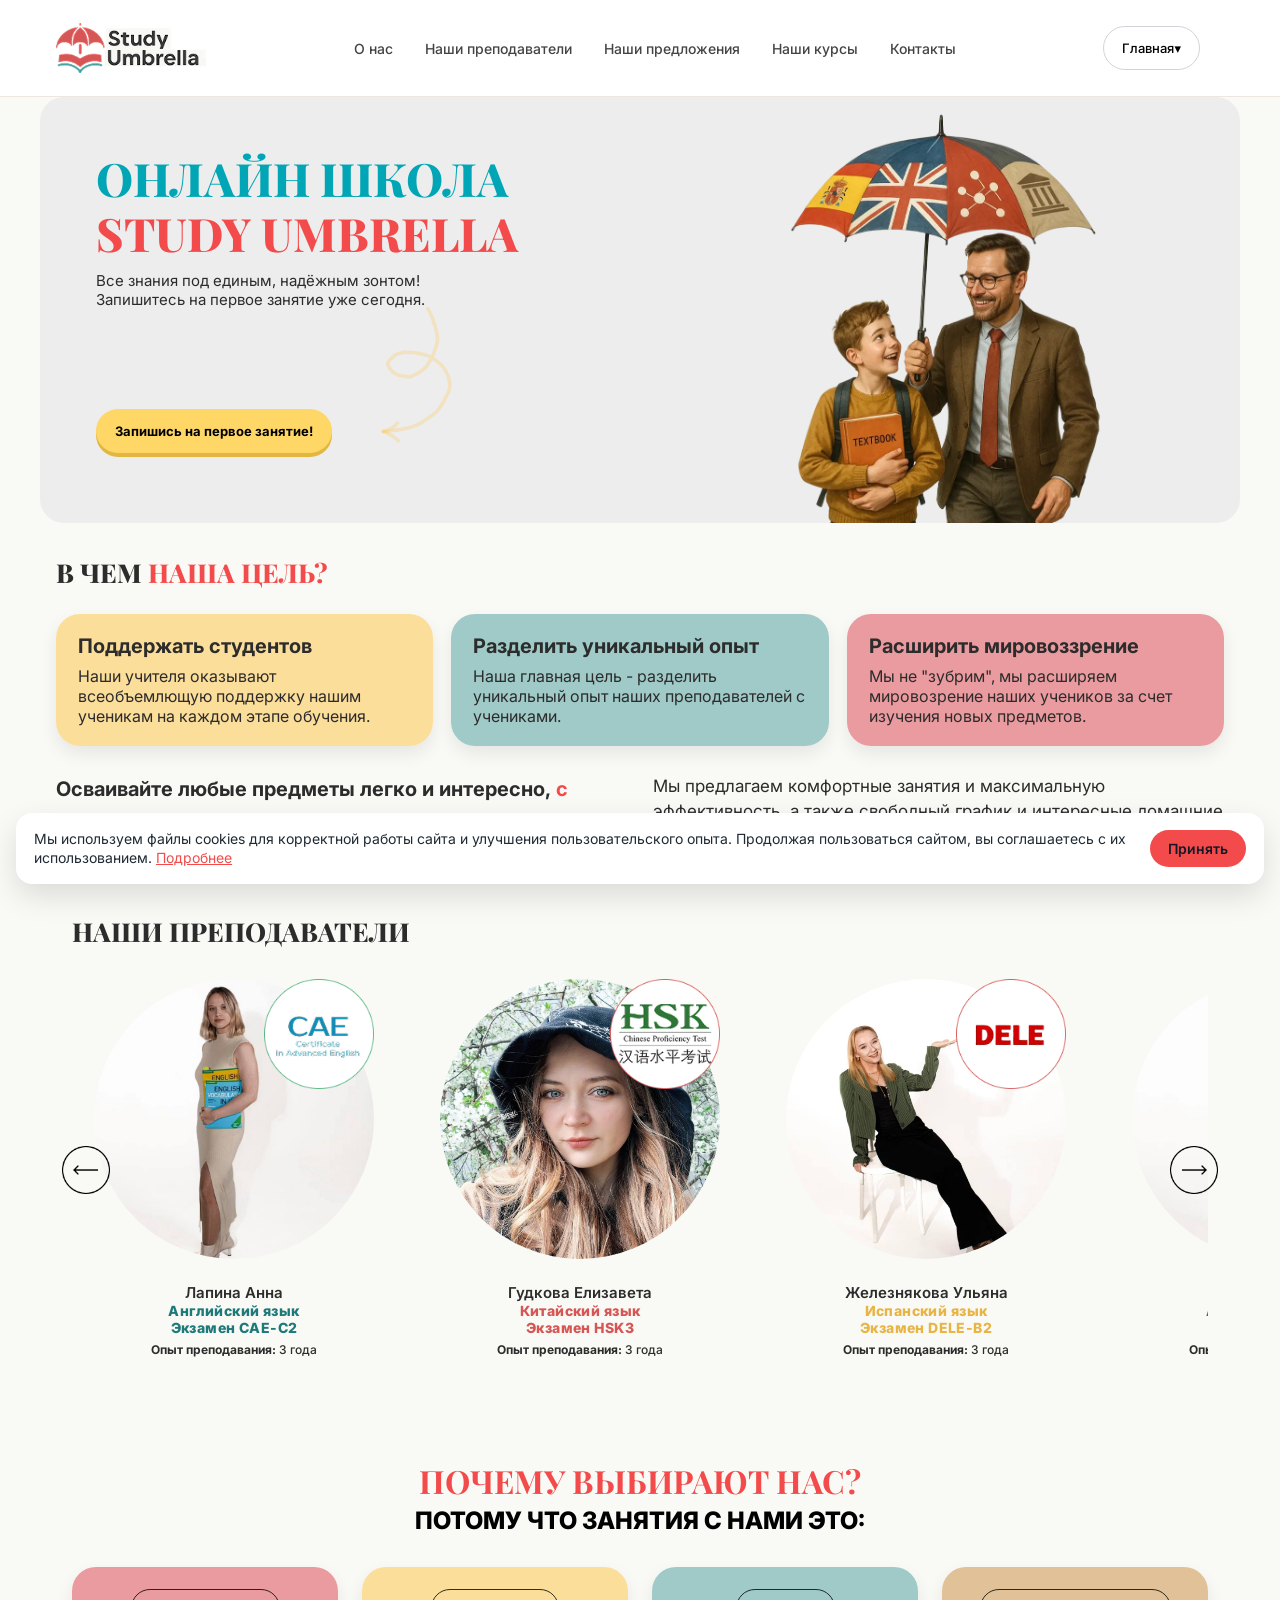
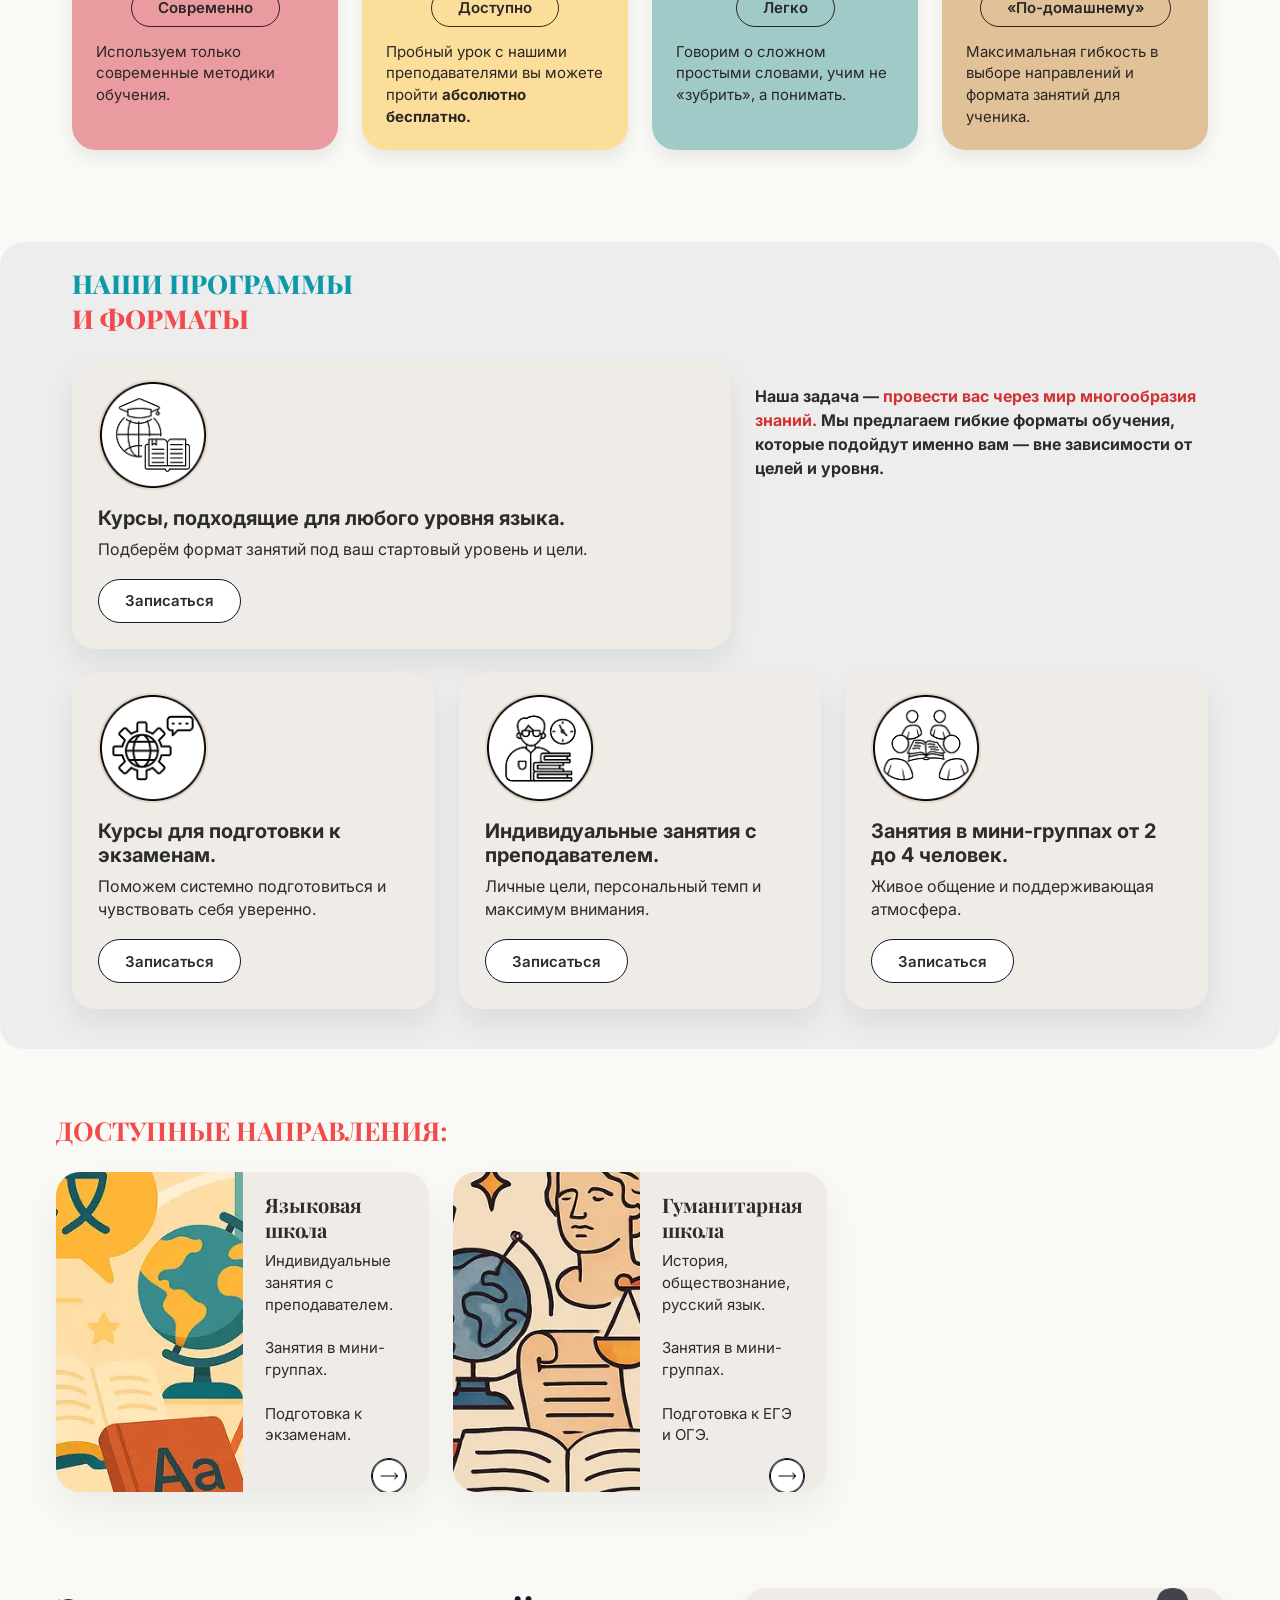
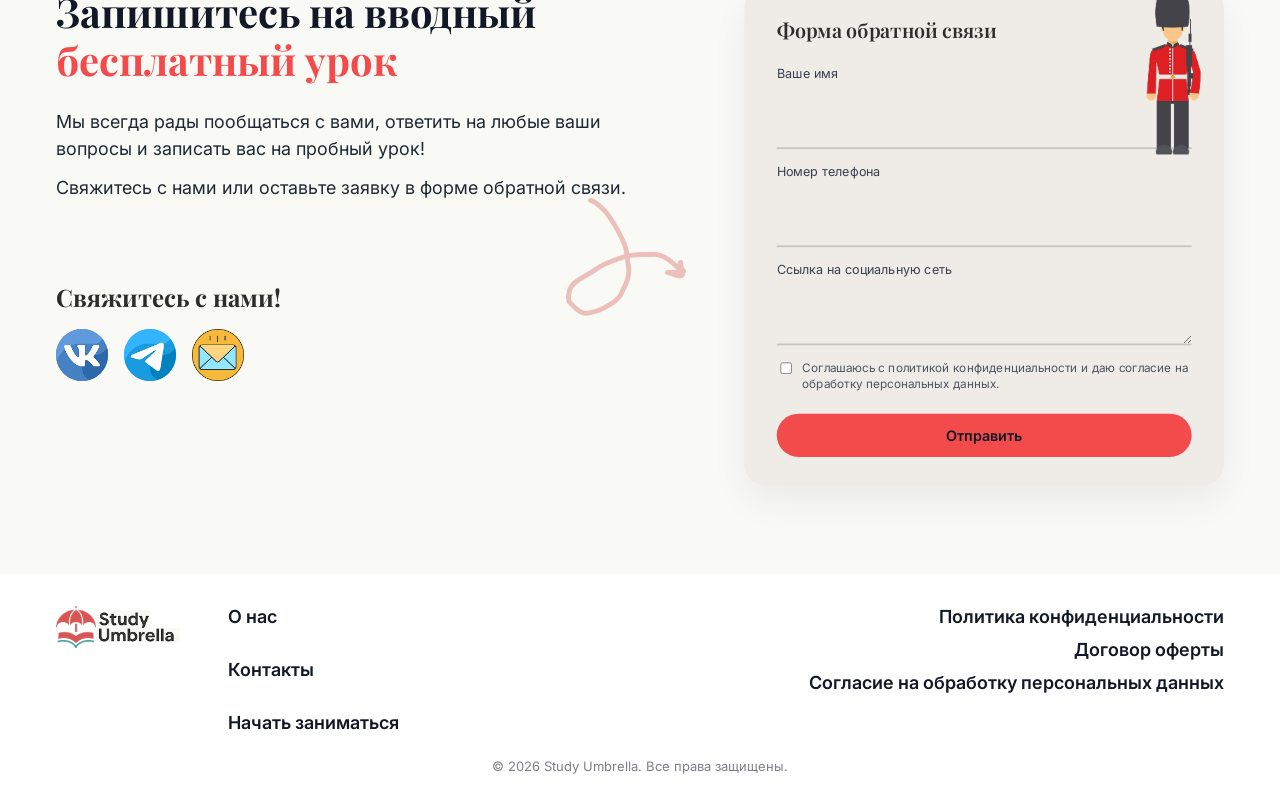
<file: docs/index.html>
<!DOCTYPE html>
<html lang="ru">
<head>
<meta charset="UTF-8" />
<meta name="viewport" content="width=device-width, initial-scale=1.0" />

<!-- Шрифты: preconnect + прямая ссылка вместо @import в CSS (быстрее строится CSSOM) -->
<link rel="preconnect" href="https://fonts.googleapis.com">
<link rel="preconnect" href="https://fonts.gstatic.com" crossorigin>
<link rel="stylesheet" href="https://fonts.googleapis.com/css2?family=Playfair+Display:wght@400;700&family=Inter:wght@400;500;600;700&display=swap">

<title>Study Umbrella — онлайн школа языков и гуманитарных предметов</title>
<meta name="description" content="Study Umbrella — онлайн-школа с индивидуальным подходом: языковая школа (английский, испанский, китайский) и гуманитарная школа (история, обществознание, русский язык). Бесплатный пробный урок." />
<link rel="canonical" href="https://mednikovxx-ux.github.io/l-Study_umbrella2/index.html" />

<!-- Open Graph -->
<meta property="og:type" content="website" />
<meta property="og:title" content="Study Umbrella — онлайн школа языков и гуманитарных предметов" />
<meta property="og:description" content="Study Umbrella — онлайн-школа с индивидуальным подходом: языковая школа (английский, испанский, китайский) и гуманитарная школа (история, обществознание, русский язык). Бесплатный пробный урок." />
<meta property="og:url" content="https://mednikovxx-ux.github.io/l-Study_umbrella2/index.html" />
<meta property="og:image" content="https://mednikovxx-ux.github.io/l-Study_umbrella2/img/hero-main.webp" />
<meta property="og:locale" content="ru_RU" />

<!-- Twitter -->
<meta name="twitter:card" content="summary_large_image" />
<meta name="twitter:title" content="Study Umbrella — онлайн школа языков и гуманитарных предметов" />
<meta name="twitter:description" content="Study Umbrella — онлайн-школа с индивидуальным подходом: языковая школа (английский, испанский, китайский) и гуманитарная школа (история, обществознание, русский язык). Бесплатный пробный урок." />

<!-- Favicon -->
<link rel="icon" href="img/favicon/favicon.ico" sizes="any">
<link rel="icon" type="image/png" sizes="32x32" href="img/favicon/favicon-32x32.png">
<link rel="icon" type="image/png" sizes="16x16" href="img/favicon/favicon-16x16.png">
<link rel="apple-touch-icon" href="img/favicon/apple-touch-icon.png">

<!-- Styles -->
<link rel="stylesheet" href="css/globals.css" />
<link rel="stylesheet" href="css/main.css" />

<!-- Structured data (SEO) -->
<script type="application/ld+json">
{"@context":"https://schema.org","@type":"EducationalOrganization","name":"Study Umbrella","url":"https://mednikovxx-ux.github.io/l-Study_umbrella2/index.html","logo":"https://mednikovxx-ux.github.io/l-Study_umbrella2/img/logo.png","description":"Онлайн-школа языковых и гуманитарных курсов с индивидуальным подходом.","sameAs":["https://vk.com/study_umbrella","https://t.me/study_umbrella_online"]}</script>
</head>

<body>

<header class="header" id="siteHeader">
  <div class="container header__inner">

    <!-- ЛОГОТИП -->
    <a href="index.html" class="logo">
      <img src="img/logo.png" class="logo__img" alt="Логотип" loading="lazy">
    </a>

    <!-- МЕНЮ -->
    <nav class="nav">
      <a href="#about">О нас</a>
      <a href="#teachers">Наши преподаватели</a>
      <a href="#offers">Наши предложения</a>
      <a href="#courses">Наши курсы</a>
      <a href="#contacts">Контакты</a>

      <!-- МОБИЛКА: ГЛАВНАЯ -> 2 уровня -->
      <div class="nav-main-group">
        <button class="nav-main-toggle" type="button">Главная <span class="chevron">▾</span></button>

        <div class="nav-main-submenu"><div class="nav-main-submenu__inner">

          <!-- 2-Й УРОВЕНЬ: ЯЗЫКОВАЯ ШКОЛА -->
          <div class="nav-sub-group">
            <button class="nav-sub-toggle" type="button">Языковая школа <span class="chevron">▾</span></button>
            <div class="nav-sub-submenu"><div class="nav-sub-submenu__inner">
              <a href="language-school-en.html" style="--link-accent: var(--en-accent)">English</a>
              <a href="language-school-es.html" style="--link-accent: var(--es-accent)">Español</a>
              <a href="language-school-zh.html" style="--link-accent: var(--zh-accent)">中文</a>
            </div></div>
          </div>

          <!-- 2-Й УРОВЕНЬ: ГУМАНИТАРНАЯ ШКОЛА -->
          <div class="nav-sub-group">
            <button class="nav-sub-toggle" type="button">Гуманитарная школа <span class="chevron">▾</span></button>
            <div class="nav-sub-submenu"><div class="nav-sub-submenu__inner">
              <a href="humanities-history.html" style="--link-accent: var(--hist-accent)">История</a>
              <a href="humanities-social.html" style="--link-accent: var(--soc-accent)">Обществознание</a>
              <a href="humanities-russian.html" style="--link-accent: var(--rus-accent)">Русский язык</a>
            </div></div>
          </div>

        </div></div>
      </div>
    </nav>

    <!-- ПРАВАЯ ЧАСТЬ (ДЕСКТОП) -->
    <div class="header__right">

      <!-- Главная -->
      <div class="dropdown" id="mainDropdown">
        <button class="btn btn--ghost btn--main dropdown__toggle" id="mainMenuToggle" type="button">
          Главная <span class="chevron">▾</span>
        </button>
        <div class="dropdown__menu" id="mainMenu">
          <a href="language-school.html" class="dropdown__group-link">Языковая школа</a>
          <a href="language-school-en.html" class="dropdown__sub-link" style="--link-accent: var(--en-accent)">English</a>
          <a href="language-school-es.html" class="dropdown__sub-link" style="--link-accent: var(--es-accent)">Español</a>
          <a href="language-school-zh.html" class="dropdown__sub-link" style="--link-accent: var(--zh-accent)">中文</a>

          <a href="humanities-school.html" class="dropdown__group-link">Гуманитарная школа</a>
          <a href="humanities-history.html" class="dropdown__sub-link" style="--link-accent: var(--hist-accent)">История</a>
          <a href="humanities-social.html" class="dropdown__sub-link" style="--link-accent: var(--soc-accent)">Обществознание</a>
          <a href="humanities-russian.html" class="dropdown__sub-link" style="--link-accent: var(--rus-accent)">Русский язык</a>
        </div>
      </div>

      
      
    </div>

    <!-- БУРГЕР ДЛЯ МОБИЛЬНОЙ ВЕРСИИ -->
    <button class="burger burger--with-text" id="burgerToggle" type="button" aria-label="Открыть меню">
      <span class="burger__text">Главная</span>
      <span class="burger__icon" aria-hidden="true">
        <span></span><span></span><span></span>
      </span>
    </button>

  </div>
</header>

<!-- HERO -->
<section class="hero">
  <div class="container hero__inner">

    <div class="hero__content">

      <h1 class="hero__title hero-enter">
        <span class="hero__title-top">ОНЛАЙН ШКОЛА</span><br>
        <span class="hero__title-main">STUDY UMBRELLA</span>
      </h1>

      <p class="hero__text hero-enter" data-delay="1">
        Все знания под единым, надёжным зонтом!<br>
        Запишитесь на первое занятие уже сегодня.
      </p>

      <a href="#contacts" class="btn btn--primary hero__btn hero-enter" data-delay="2">
        <strong>Запишись на первое занятие!</strong>
      </a>

      <img src="img/hero-arrow.png" alt="" class="hero__arrow" loading="lazy">
    </div>

    <div class="hero__image-wrap hero-enter" data-delay="2">
      <img src="img/hero-main.webp" alt="Онлайн обучение" class="hero__image">
    </div>

  </div>
</section>

<!-- НАША ЦЕЛЬ -->
<section class="section" id="about">
  <div class="container">

    <h2 class="section__title">
      В ЧЕМ <span class="section__title-accent">НАША ЦЕЛЬ?</span>
    </h2>

    <div class="goal-cards">

      <article class="goal-card goal-card--peach">
        <h3>Поддержать студентов</h3>
        <p>Наши учителя оказывают всеобъемлющую поддержку нашим ученикам на каждом этапе обучения.</p>
      </article>

      <article class="goal-card goal-card--mint">
        <h3>Разделить уникальный опыт</h3>
        <p>Наша главная цель - разделить уникальный опыт наших преподавателей с учениками.</p>
      </article>

      <article class="goal-card goal-card--blue">
        <h3>Расширить мировоззрение</h3>
        <p>Мы не "зубрим", мы расширяем мировозрение наших учеников за счет изучения новых предметов.</p>
      </article>

    </div>

    <div class="about-text">
      <p class="about-line">
       <strong> Осваивайте любые предметы легко и интересно,</strong>
        <span class="accent">с опытными преподавателями, которым можно доверять.</span>
      </p>
      <p>
        Мы предлагаем комфортные занятия и максимальную эффективность, а также
        свободный график и интересные домашние задания.
      </p>
    </div>

  <section class="section" id="teachers">
    <div class="container">

      <h2 class="section__title">
        НАШИ ПРЕПОДАВАТЕЛИ
      </h2>

      <div class="teachers-slider">

        <button class="teachers-arrow teachers-arrow--left" type="button" aria-label="Назад">
          <img src="img/arrow-left.png" alt="" loading="lazy">
        </button>

        <div class="teachers-slider__viewport">
          <div class="teachers-slider__track">

            <article class="teacher-card">
              <div class="teacher-card__photo-wrap">
                <div class="teacher-card__photo">
                  <img src="img/teacher-1.jpg" alt="Лапина Анна" loading="lazy">
                </div>
                <div class="teacher-card__badge">
                  <img src="img/badge-cae.png" alt="Сертификат CAE" loading="lazy">
                </div>
              </div>
              <h3 class="teacher-card__name">Лапина Анна</h3>
              <p class="teacher-card__subject teacher-card__subject--english">
                Английский язык <br>Экзамен CAE-C2
              </p>
              <p class="teacher-card__exp"><strong>Опыт преподавания:</strong> 3 года</p>
            </article>

            <article class="teacher-card">
              <div class="teacher-card__photo-wrap">
                <div class="teacher-card__photo">
                  <img src="img/teacher-2.jpg" alt="Гудкова Елизавета" loading="lazy">
                </div>
                <div class="teacher-card__badge">
                  <img src="img/badge-cae2.png" alt="Экзамен HSK3" loading="lazy">
                </div>
              </div>
              <h3 class="teacher-card__name">Гудкова Елизавета</h3>
              <p class="teacher-card__subject teacher-card__subject--chines">
                Китайский язык <br>Экзамен HSK3
              </p>
              <p class="teacher-card__exp"><strong>Опыт преподавания:</strong> 3 года</p>
            </article>

            <article class="teacher-card">
              <div class="teacher-card__photo-wrap">
                <div class="teacher-card__photo">
                  <img src="img/teacher-3.jpg" alt="Железнякова Ульяна" loading="lazy">
                </div>
                <div class="teacher-card__badge">
                  <img src="img/badge-cae3.png" alt="Экзамен DELE-B2" loading="lazy">
                </div>
              </div>
              <h3 class="teacher-card__name">Железнякова Ульяна</h3>
              <p class="teacher-card__subject teacher-card__subject--spanies">
                Испанский язык <br>Экзамен DELE-B2
              </p>
              <p class="teacher-card__exp"><strong>Опыт преподавания:</strong> 3 года</p>
            </article>

            <article class="teacher-card">
              <div class="teacher-card__photo-wrap">
                <div class="teacher-card__photo">
                  <img src="img/teacher-1.jpg" alt="Лапина Анна" loading="lazy">
                </div>
                <div class="teacher-card__badge">
                  <img src="img/badge-cae.png" alt="Сертификат CAE" loading="lazy">
                </div>
              </div>
              <h3 class="teacher-card__name">Лапина Анна</h3>
              <p class="teacher-card__subject teacher-card__subject--english">
                Английский язык <br>Экзамен CAE-C2
              </p>
              <p class="teacher-card__exp"><strong>Опыт преподавания:</strong> 3 года</p>
            </article>

            <article class="teacher-card">
              <div class="teacher-card__photo-wrap">
                <div class="teacher-card__photo">
                  <img src="img/teacher-2.jpg" alt="Гудкова Елизавета" loading="lazy">
                </div>
                <div class="teacher-card__badge">
                  <img src="img/badge-cae2.png" alt="Экзамен HSK3" loading="lazy">
                </div>
              </div>
              <h3 class="teacher-card__name">Гудкова Елизавета</h3>
              <p class="teacher-card__subject teacher-card__subject--chines">
                Китайский язык <br>Экзамен HSK3
              </p>
              <p class="teacher-card__exp"><strong>Опыт преподавания:</strong> 3 года</p>
            </article>

            <article class="teacher-card">
              <div class="teacher-card__photo-wrap">
                <div class="teacher-card__photo">
                  <img src="img/teacher-3.jpg" alt="Железнякова Ульяна" loading="lazy">
                </div>
                <div class="teacher-card__badge">
                  <img src="img/badge-cae3.png" alt="Экзамен DELE-B2" loading="lazy">
                </div>
              </div>
              <h3 class="teacher-card__name">Железнякова Ульяна</h3>
              <p class="teacher-card__subject teacher-card__subject--spanies">
                Испанский язык <br>Экзамен DELE-B2
              </p>
              <p class="teacher-card__exp"><strong>Опыт преподавания:</strong> 3 года</p>
            </article>

          </div>
        </div>

        <button class="teachers-arrow teachers-arrow--right" type="button" aria-label="Вперёд">
          <img src="img/arrow-right.png" alt="" loading="lazy">
        </button>

      </div>

    </div>
  </section>

  <!-- ПОЧЕМУ ВЫБИРАЮТ НАС -->
  <section class="section section--why" id="why">
    <div class="container">

      <h2 class="why-title-main">ПОЧЕМУ ВЫБИРАЮТ НАС?</h2>
      <h3 class="why-title-sub">ПОТОМУ ЧТО ЗАНЯТИЯ С НАМИ ЭТО:</h3>

      <div class="formats">
        <article class="format-card format-card--soft">
          <div class="format-card__label">Современно</div>
          <p>Используем только современные методики обучения.</p>
        </article>

        <article class="format-card format-card--peach">
          <div class="format-card__label">Доступно</div>
          <p>Пробный урок с нашими преподавателями вы можете пройти <strong>абсолютно бесплатно.</strong></p>
        </article>

        <article class="format-card format-card--mint">
          <div class="format-card__label">Легко</div>
          <p>Говорим о сложном простыми словами, учим не «зубрить», а понимать.</p>
        </article>

        <article class="format-card format-card--lilac">
          <div class="format-card__label">«По-домашнему»</div>
          <p>Максимальная гибкость в выборе направлений и формата занятий для ученика.</p>
        </article>
      </div>

    </div>
  </section>
  </div>
</section>

<!-- НАШИ ПРОГРАММЫ И ФОРМАТЫ -->
<section class="section section--soft section--programs" id="offers">
  <div class="container">

    <h2 class="section__title section__title--left">
      <span class="programs-title-main">НАШИ ПРОГРАММЫ</span>
      <span class="programs-title-accent">И ФОРМАТЫ</span>
    </h2>

    <div class="programs-grid">

      <div class="programs-grid__top">
        <article class="program-card program-card--wide">
          <div class="program-card__icon">
            <img src="img/program-1.png" alt="Курсы для любого уровня" loading="lazy">
          </div>
          <h3 class="program-card__title">
            Курсы, подходящие для любого уровня языка.
          </h3>
          <p class="program-card__text">
            Подберём формат занятий под ваш стартовый уровень и цели.
          </p>
          <a href="#contacts" class="program-card__btn">Записаться</a>
        </article>

        <div class="programs-info">
         <br> <strong> Наша задача — <span class="programs-info__accent">
            провести вас через мир многообразия знаний.
          </span>Мы предлагаем гибкие форматы обучения, которые подойдут именно вам — вне зависимости от целей и уровня.</strong>
        </div>
      </div>

      <div class="programs-grid__bottom">
        <article class="program-card">
          <div class="program-card__icon">
            <img src="img/program-2.png" alt="Подготовка к экзаменам" loading="lazy">
          </div>
          <h3 class="program-card__title">
            Курсы для подготовки к экзаменам.
          </h3>
          <p class="program-card__text">
            Поможем системно подготовиться и чувствовать себя уверенно.
          </p>
          <a href="#contacts" class="program-card__btn">Записаться</a>
        </article>

        <article class="program-card">
          <div class="program-card__icon">
            <img src="img/program-3.png" alt="Индивидуальные занятия" loading="lazy">
          </div>
          <h3 class="program-card__title">
            Индивидуальные занятия с преподавателем.
          </h3>
          <p class="program-card__text">
            Личные цели, персональный темп и максимум внимания.
          </p>
          <a href="#contacts" class="program-card__btn">Записаться</a>
        </article>

        <article class="program-card">
          <div class="program-card__icon">
            <img src="img/program-4.png" alt="Занятия в мини-группах" loading="lazy">
          </div>
          <h3 class="program-card__title">
            Занятия в мини-группах от 2 до 4 человек.
          </h3>
          <p class="program-card__text">
            Живое общение и поддерживающая атмосфера.
          </p>
          <a href="#contacts" class="program-card__btn">Записаться</a>
        </article>
      </div>

    </div>
  </div>
</section>

<section class="section" id="courses">
  <section class="section section--soft section--tracks">
    <div class="container">

      <h2 class="section__title section__title--red">
        ДОСТУПНЫЕ НАПРАВЛЕНИЯ:
      </h2>

      <div class="tracks">

        <!-- 1. Языковая школа -->
        <article class="track-card">
          <div class="track-card__image-wrap">
            <img src="img/track-1.webp" alt="Языковая школа" class="track-card__image" loading="lazy">
          </div>
          <div class="track-card__content">
            <h3 class="track-card__title">Языковая школа</h3>
            <p class="track-card__text">
              Индивидуальные занятия с преподавателем.<br><br>
              Занятия в мини-группах.<br><br>
              Подготовка к экзаменам.
            </p>
            <a href="language-school.html" class="track-card__arrow">
              <img src="img/track-arrow.png" alt="Подробнее" loading="lazy">
            </a>
          </div>
        </article>

        <!-- 2. Гуманитарная школа -->
        <article class="track-card">
          <div class="track-card__image-wrap">
            <img src="img/track-2.webp" alt="Гуманитарная школа" class="track-card__image" loading="lazy">
          </div>
          <div class="track-card__content">
            <h3 class="track-card__title">Гуманитарная школа</h3>
            <p class="track-card__text">
              История, обществознание, русский язык.<br><br>
              Занятия в мини-группах.<br><br>
              Подготовка к ЕГЭ и ОГЭ.
            </p>
            <a href="humanities-school.html" class="track-card__arrow">
              <img src="img/track-arrow.png" alt="Подробнее" loading="lazy">
            </a>
          </div>
        </article>

      </div>
    </div>
  </section>
</section>

<!-- КОНТАКТЫ / ФОРМА -->
<section class="section section--contacts" id="contacts">
  <div class="container contact">

    <div class="contact__left">
      <h2 class="contact__title">
        Запишитесь на вводный
        <span class="contact__title-accent">бесплатный урок</span>
      </h2>

      <p class="contact__text">
        Мы всегда рады пообщаться с вами, ответить на любые ваши вопросы
        и записать вас на пробный урок!
      </p>
      <p class="contact__text">
        Свяжитесь с нами или оставьте заявку в форме обратной связи.
      </p>

      <img src="img/hero-arrow2.png" alt="" class="contact__arrow" loading="lazy">

      <h3 class="contact__subtitle">Свяжитесь с нами!</h3>

      <div class="contact__socials">
        <a href="https://vk.com/study_umbrella?from=groups" class="contact__social contact__social--vk">
          <img src="img/social-vk.png" alt="ВКонтакте" loading="lazy">
        </a>
        <a href="https://t.me/study_umbrella_online" class="contact__social contact__social--tg">
          <img src="img/social-tg.png" alt="Telegram" loading="lazy">
        </a>
        <a href="mailto:umbrella.study.sc@gmail.com" class="contact__social contact__social--mail">
          <img src="img/social-mail.png" alt="E-mail" loading="lazy">
        </a>
      </div>
    </div>

    <form class="contact-form" id="contactForm">
  <img src="img/guard.png" alt="" class="contact-form__guard" loading="lazy">

  <h3 class="contact-form__title">Форма обратной связи</h3>

  <!-- Антибот (honeypot) -->
  <input type="text" name="company" tabindex="-1" autocomplete="off" aria-hidden="true"
         style="position:absolute; left:-9999px; width:1px; height:1px; opacity:0;">

  <!-- Антибот по времени заполнения -->
  <input type="hidden" name="form_started_at" id="form_started_at">

  <!-- Страница (чтобы всегда приходила) -->
  <input type="hidden" name="page" id="form_page">

  <label class="contact-form__field">
    <span>Ваше имя</span>
    <input type="text" name="name" required minlength="2" />
  </label>

  <label class="contact-form__field">
    <span>Номер телефона</span>
    <input type="tel" name="phone" required />
  </label>

  <label class="contact-form__field">
    <span>Ссылка на социальную сеть</span>
    <textarea name="comment" rows="2"></textarea>
  </label>

  <label class="contact-form__checkbox">
    <input type="checkbox" name="policy" required />
    <span>
      Соглашаюсь с политикой конфиденциальности и даю согласие
      на обработку персональных данных.
    </span>
  </label>

  <button class="contact-form__submit" type="submit">
    Отправить
  </button>
</form>
<div id="formToast" class="form-toast"></div>

  </div>
</section>

<footer class="footer">
  <div class="container footer__inner">

    <!-- ЛОГО -->
    <a href="index.html" class="footer__logo">
      <img src="img/logo.png" alt="Study Umbrella" loading="lazy">
    </a>

    <!-- ЛЕВЫЕ ССЫЛКИ -->
    <nav class="footer__nav">
      <a href="#about">О нас</a>
      <a href="#contacts">Контакты</a>
      <a href="#courses">Начать заниматься</a>
    </nav>

    <!-- ПРАВЫЕ ССЫЛКИ (СТОЛБИК СПРАВА) -->
    <div class="footer__right">
      <a href="policy.html" class="footer__policy" target="_blank">Политика конфиденциальности</a>
      <a href="offer.html" class="footer__policy" target="_blank">Договор оферты</a>
      <a href="consent.html" class="footer__policy" target="_blank">Согласие на обработку персональных данных</a>
    </div>

    <!-- НИЖНЯЯ СТРОКА -->
    <div class="footer__legal">
      © 2026 Study Umbrella. Все права защищены.
    </div>

  </div>
</footer>

<!-- COOKIE CONSENT -->
<div class="cookie-banner" id="cookieBanner">
  <div class="cookie-banner__content">
    <p class="cookie-banner__text">
      Мы используем файлы cookies для корректной работы сайта и улучшения пользовательского опыта.
      Продолжая пользоваться сайтом, вы соглашаетесь с их использованием.
      <a href="policy.html" target="_blank">Подробнее</a>
    </p>
    <button class="cookie-banner__btn" id="cookieAccept">
      Принять
    </button>
  </div>
</div>

<script src="assets/scroll-reveal.js"></script>

<script src="assets/nav.js"></script>
<script src="assets/teachers-carousel.js"></script>
<script src="assets/cookie-consent.js"></script>
<script src="assets/contact-form.js"></script>

</body>
</html>
</file>
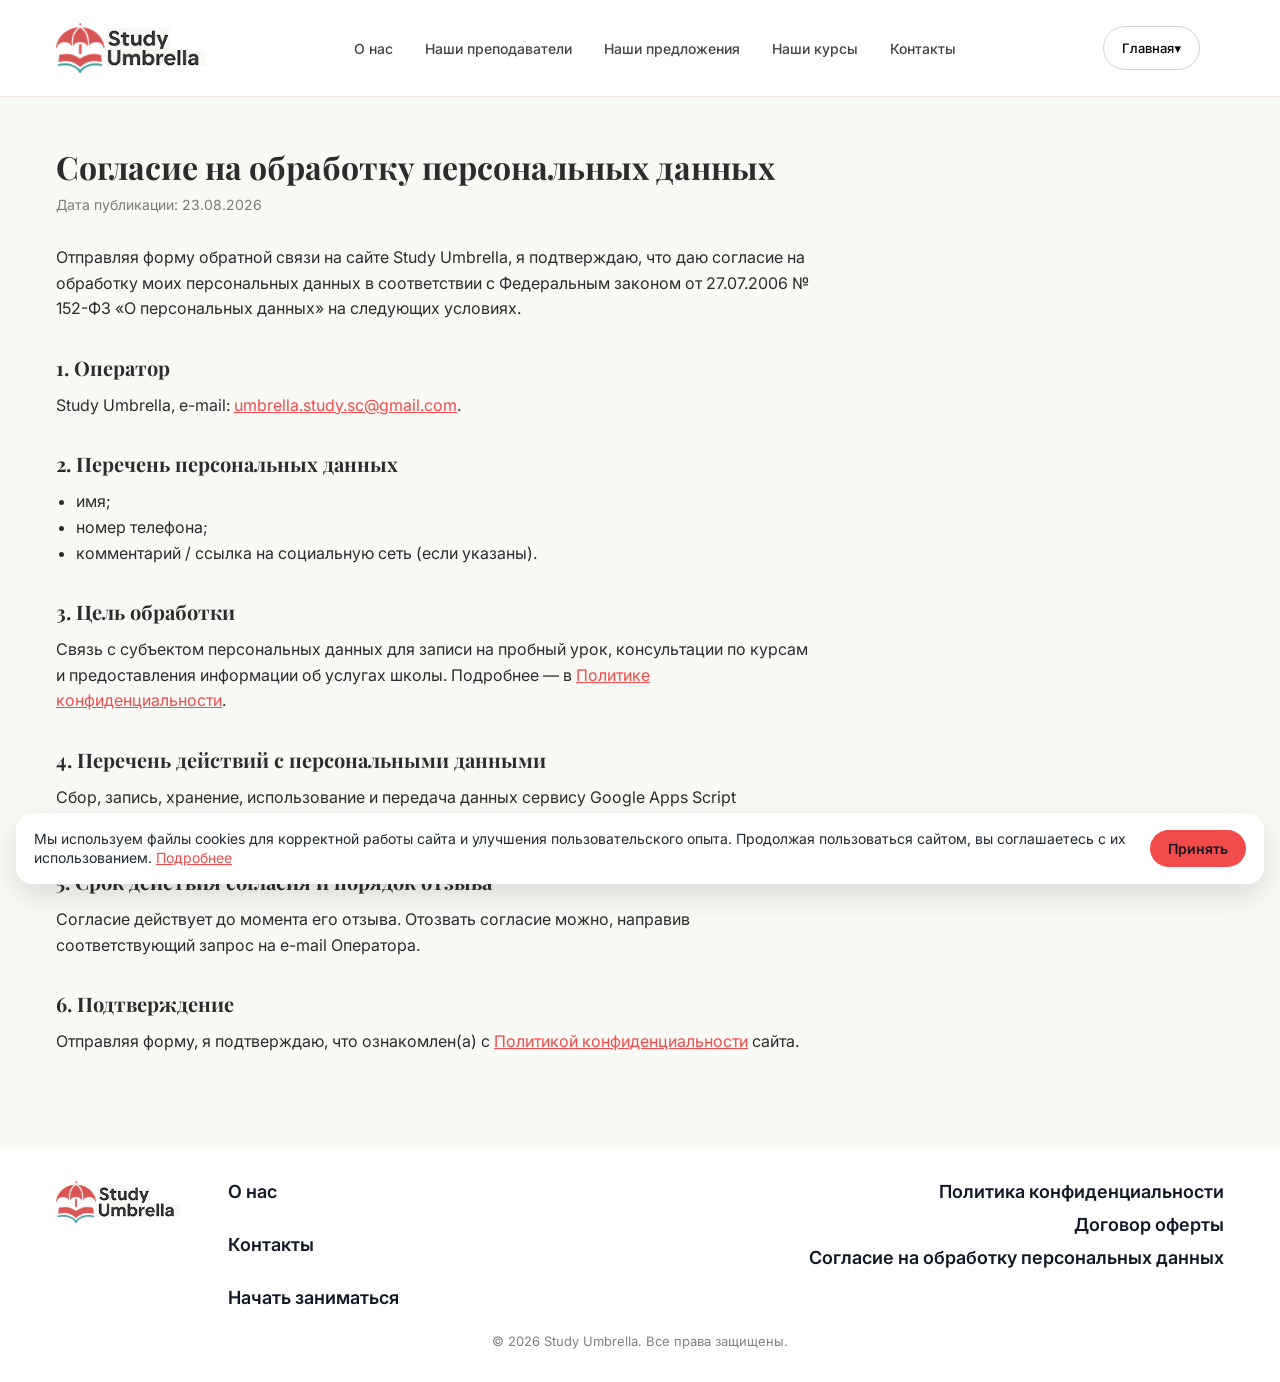
<file: docs/consent.html>
<!DOCTYPE html>
<html lang="ru">
<head>
<meta charset="UTF-8" />
<meta name="viewport" content="width=device-width, initial-scale=1.0" />

<!-- Шрифты: preconnect + прямая ссылка вместо @import в CSS (быстрее строится CSSOM) -->
<link rel="preconnect" href="https://fonts.googleapis.com">
<link rel="preconnect" href="https://fonts.gstatic.com" crossorigin>
<link rel="stylesheet" href="https://fonts.googleapis.com/css2?family=Playfair+Display:wght@400;700&family=Inter:wght@400;500;600;700&display=swap">

<title>Согласие на обработку персональных данных — Study Umbrella</title>
<meta name="description" content="Согласие на обработку персональных данных для пользователей сайта Study Umbrella." />
<link rel="canonical" href="https://mednikovxx-ux.github.io/l-Study_umbrella2/consent.html" />

<!-- Open Graph -->
<meta property="og:type" content="website" />
<meta property="og:title" content="Согласие на обработку персональных данных — Study Umbrella" />
<meta property="og:description" content="Согласие на обработку персональных данных для пользователей сайта Study Umbrella." />
<meta property="og:url" content="https://mednikovxx-ux.github.io/l-Study_umbrella2/consent.html" />
<meta property="og:image" content="https://mednikovxx-ux.github.io/l-Study_umbrella2/img/hero-main.webp" />
<meta property="og:locale" content="ru_RU" />

<!-- Twitter -->
<meta name="twitter:card" content="summary_large_image" />
<meta name="twitter:title" content="Согласие на обработку персональных данных — Study Umbrella" />
<meta name="twitter:description" content="Согласие на обработку персональных данных для пользователей сайта Study Umbrella." />

<!-- Favicon -->
<link rel="icon" href="img/favicon/favicon.ico" sizes="any">
<link rel="icon" type="image/png" sizes="32x32" href="img/favicon/favicon-32x32.png">
<link rel="icon" type="image/png" sizes="16x16" href="img/favicon/favicon-16x16.png">
<link rel="apple-touch-icon" href="img/favicon/apple-touch-icon.png">

<!-- Styles -->
<link rel="stylesheet" href="css/globals.css" />
<link rel="stylesheet" href="css/main.css" />
<link rel="stylesheet" href="css/legal.css">

<!-- Structured data (SEO) -->
<script type="application/ld+json">
{"@context":"https://schema.org","@type":"EducationalOrganization","name":"Study Umbrella","url":"https://mednikovxx-ux.github.io/l-Study_umbrella2/index.html","logo":"https://mednikovxx-ux.github.io/l-Study_umbrella2/img/logo.png","description":"Онлайн-школа языковых и гуманитарных курсов с индивидуальным подходом.","sameAs":["https://vk.com/study_umbrella","https://t.me/study_umbrella_online"]}</script>
</head>

<body>

<header class="header" id="siteHeader">
  <div class="container header__inner">

    <!-- ЛОГОТИП -->
    <a href="index.html" class="logo">
      <img src="img/logo.png" class="logo__img" alt="Логотип" loading="lazy">
    </a>

    <!-- МЕНЮ -->
    <nav class="nav">
      <a href="#about">О нас</a>
      <a href="#teachers">Наши преподаватели</a>
      <a href="#offers">Наши предложения</a>
      <a href="#courses">Наши курсы</a>
      <a href="#contacts">Контакты</a>

      <!-- МОБИЛКА: ГЛАВНАЯ -> 2 уровня -->
      <div class="nav-main-group">
        <button class="nav-main-toggle" type="button">Главная <span class="chevron">▾</span></button>

        <div class="nav-main-submenu"><div class="nav-main-submenu__inner">

          <!-- 2-Й УРОВЕНЬ: ЯЗЫКОВАЯ ШКОЛА -->
          <div class="nav-sub-group">
            <button class="nav-sub-toggle" type="button">Языковая школа <span class="chevron">▾</span></button>
            <div class="nav-sub-submenu"><div class="nav-sub-submenu__inner">
              <a href="language-school-en.html" style="--link-accent: var(--en-accent)">English</a>
              <a href="language-school-es.html" style="--link-accent: var(--es-accent)">Español</a>
              <a href="language-school-zh.html" style="--link-accent: var(--zh-accent)">中文</a>
            </div></div>
          </div>

          <!-- 2-Й УРОВЕНЬ: ГУМАНИТАРНАЯ ШКОЛА -->
          <div class="nav-sub-group">
            <button class="nav-sub-toggle" type="button">Гуманитарная школа <span class="chevron">▾</span></button>
            <div class="nav-sub-submenu"><div class="nav-sub-submenu__inner">
              <a href="humanities-history.html" style="--link-accent: var(--hist-accent)">История</a>
              <a href="humanities-social.html" style="--link-accent: var(--soc-accent)">Обществознание</a>
              <a href="humanities-russian.html" style="--link-accent: var(--rus-accent)">Русский язык</a>
            </div></div>
          </div>

        </div></div>
      </div>
    </nav>

    <!-- ПРАВАЯ ЧАСТЬ (ДЕСКТОП) -->
    <div class="header__right">

      <!-- Главная -->
      <div class="dropdown" id="mainDropdown">
        <button class="btn btn--ghost btn--main dropdown__toggle" id="mainMenuToggle" type="button">
          Главная <span class="chevron">▾</span>
        </button>
        <div class="dropdown__menu" id="mainMenu">
          <a href="language-school.html" class="dropdown__group-link">Языковая школа</a>
          <a href="language-school-en.html" class="dropdown__sub-link" style="--link-accent: var(--en-accent)">English</a>
          <a href="language-school-es.html" class="dropdown__sub-link" style="--link-accent: var(--es-accent)">Español</a>
          <a href="language-school-zh.html" class="dropdown__sub-link" style="--link-accent: var(--zh-accent)">中文</a>

          <a href="humanities-school.html" class="dropdown__group-link">Гуманитарная школа</a>
          <a href="humanities-history.html" class="dropdown__sub-link" style="--link-accent: var(--hist-accent)">История</a>
          <a href="humanities-social.html" class="dropdown__sub-link" style="--link-accent: var(--soc-accent)">Обществознание</a>
          <a href="humanities-russian.html" class="dropdown__sub-link" style="--link-accent: var(--rus-accent)">Русский язык</a>
        </div>
      </div>

      
      
    </div>

    <!-- БУРГЕР ДЛЯ МОБИЛЬНОЙ ВЕРСИИ -->
    <button class="burger burger--with-text" id="burgerToggle" type="button" aria-label="Открыть меню">
      <span class="burger__text">Главная</span>
      <span class="burger__icon" aria-hidden="true">
        <span></span><span></span><span></span>
      </span>
    </button>

  </div>
</header>

<section class="section legal">
  <div class="container">
    <h1 class="legal__title">Согласие на обработку персональных данных</h1>
    <p class="legal__updated">Дата публикации: 23.08.2026</p>

    <div class="legal__body">

      <p>
        Отправляя форму обратной связи на сайте Study Umbrella, я подтверждаю, что даю согласие на
        обработку моих персональных данных в соответствии с Федеральным законом от 27.07.2006
        № 152-ФЗ «О персональных данных» на следующих условиях.
      </p>

      <h2>1. Оператор</h2>
      <p>
        Study Umbrella, e-mail: <a href="mailto:umbrella.study.sc@gmail.com">umbrella.study.sc@gmail.com</a>.
      </p>

      <h2>2. Перечень персональных данных</h2>
      <ul>
        <li>имя;</li>
        <li>номер телефона;</li>
        <li>комментарий / ссылка на социальную сеть (если указаны).</li>
      </ul>

      <h2>3. Цель обработки</h2>
      <p>
        Связь с субъектом персональных данных для записи на пробный урок, консультации по курсам
        и предоставления информации об услугах школы. Подробнее — в
        <a href="policy.html">Политике конфиденциальности</a>.
      </p>

      <h2>4. Перечень действий с персональными данными</h2>
      <p>
        Сбор, запись, хранение, использование и передача данных сервису Google Apps Script
        исключительно для доставки заявки Оператору.
      </p>

      <h2>5. Срок действия согласия и порядок отзыва</h2>
      <p>
        Согласие действует до момента его отзыва. Отозвать согласие можно, направив
        соответствующий запрос на e-mail Оператора.
      </p>

      <h2>6. Подтверждение</h2>
      <p>
        Отправляя форму, я подтверждаю, что ознакомлен(а) с
        <a href="policy.html">Политикой конфиденциальности</a> сайта.
      </p>

    </div>
  </div>
</section>

<footer class="footer">
  <div class="container footer__inner">

    <!-- ЛОГО -->
    <a href="index.html" class="footer__logo">
      <img src="img/logo.png" alt="Study Umbrella" loading="lazy">
    </a>

    <!-- ЛЕВЫЕ ССЫЛКИ -->
    <nav class="footer__nav">
      <a href="#about">О нас</a>
      <a href="#contacts">Контакты</a>
      <a href="#courses">Начать заниматься</a>
    </nav>

    <!-- ПРАВЫЕ ССЫЛКИ (СТОЛБИК СПРАВА) -->
    <div class="footer__right">
      <a href="policy.html" class="footer__policy" target="_blank">Политика конфиденциальности</a>
      <a href="offer.html" class="footer__policy" target="_blank">Договор оферты</a>
      <a href="consent.html" class="footer__policy" target="_blank">Согласие на обработку персональных данных</a>
    </div>

    <!-- НИЖНЯЯ СТРОКА -->
    <div class="footer__legal">
      © 2026 Study Umbrella. Все права защищены.
    </div>

  </div>
</footer>

<!-- COOKIE CONSENT -->
<div class="cookie-banner" id="cookieBanner">
  <div class="cookie-banner__content">
    <p class="cookie-banner__text">
      Мы используем файлы cookies для корректной работы сайта и улучшения пользовательского опыта.
      Продолжая пользоваться сайтом, вы соглашаетесь с их использованием.
      <a href="policy.html" target="_blank">Подробнее</a>
    </p>
    <button class="cookie-banner__btn" id="cookieAccept">
      Принять
    </button>
  </div>
</div>

<script src="assets/scroll-reveal.js"></script>

<script src="assets/nav.js"></script>
<script src="assets/cookie-consent.js"></script>

</body>
</html>
</file>
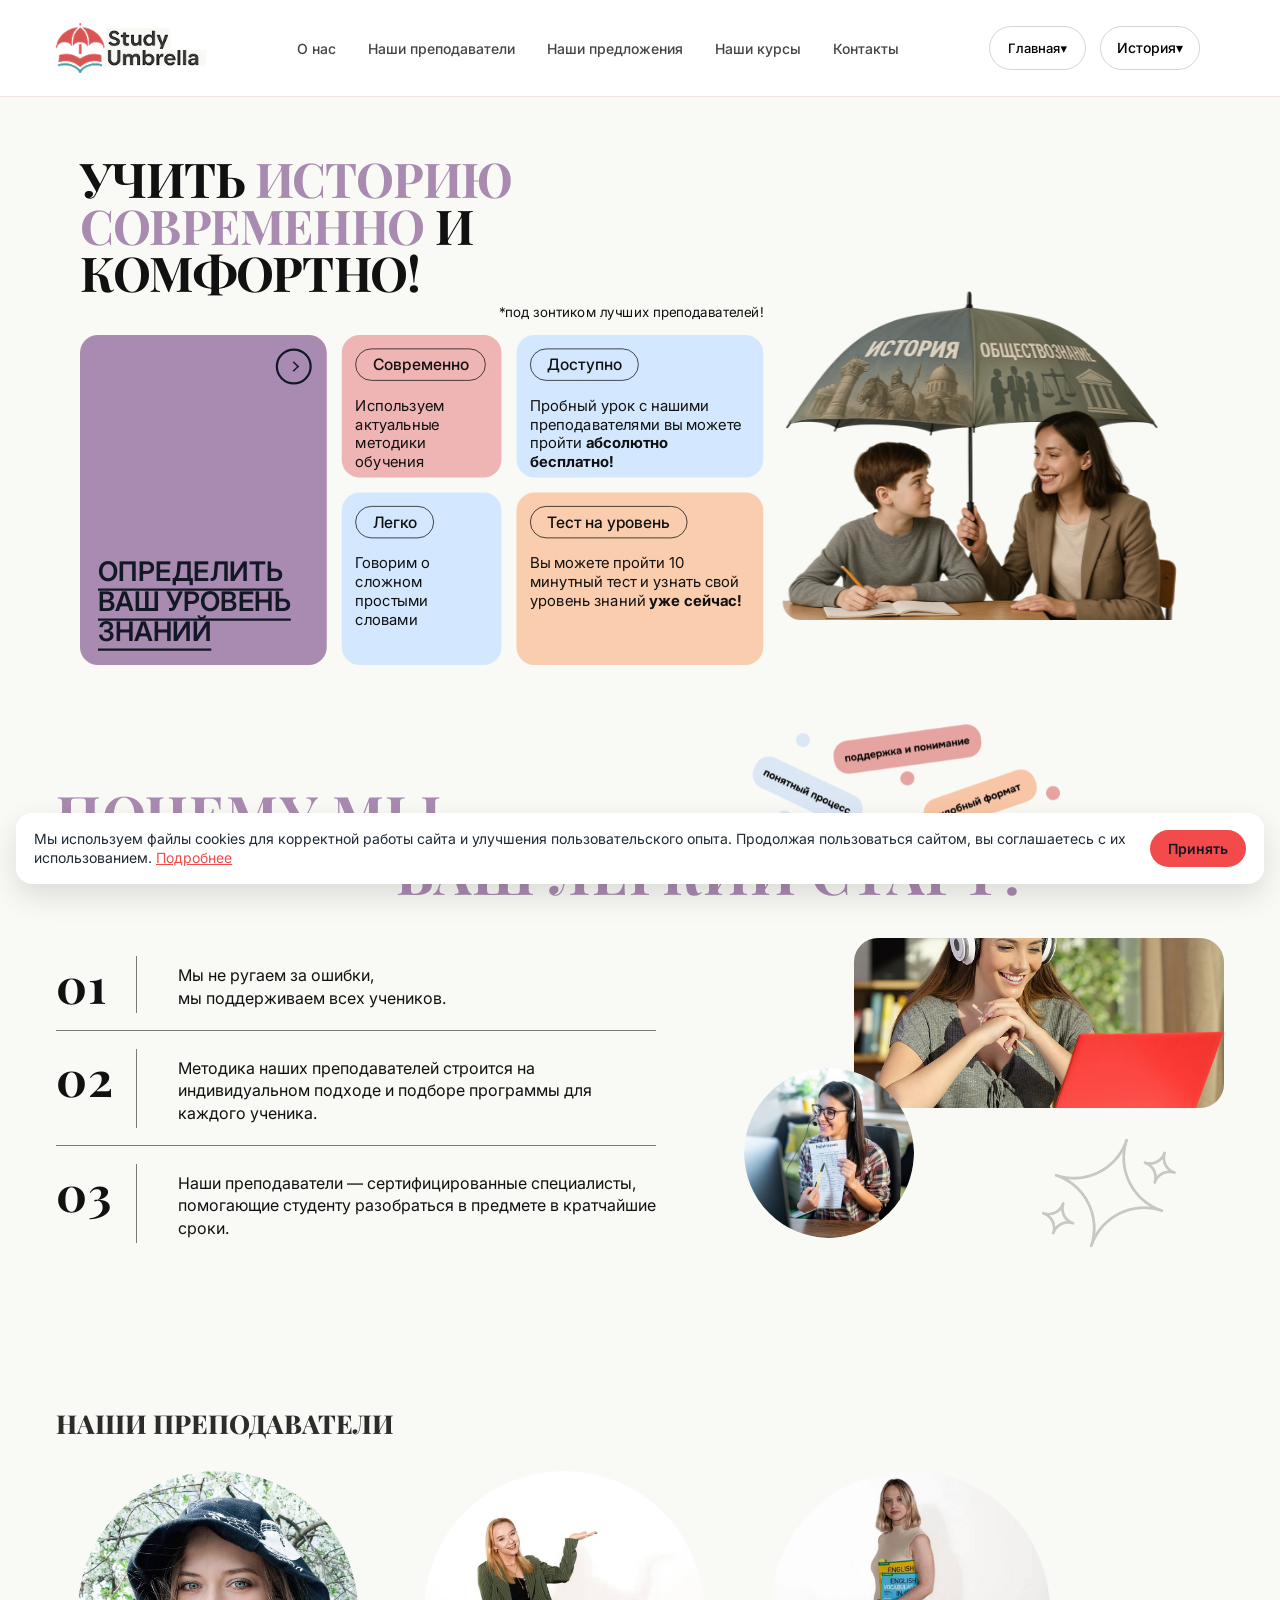
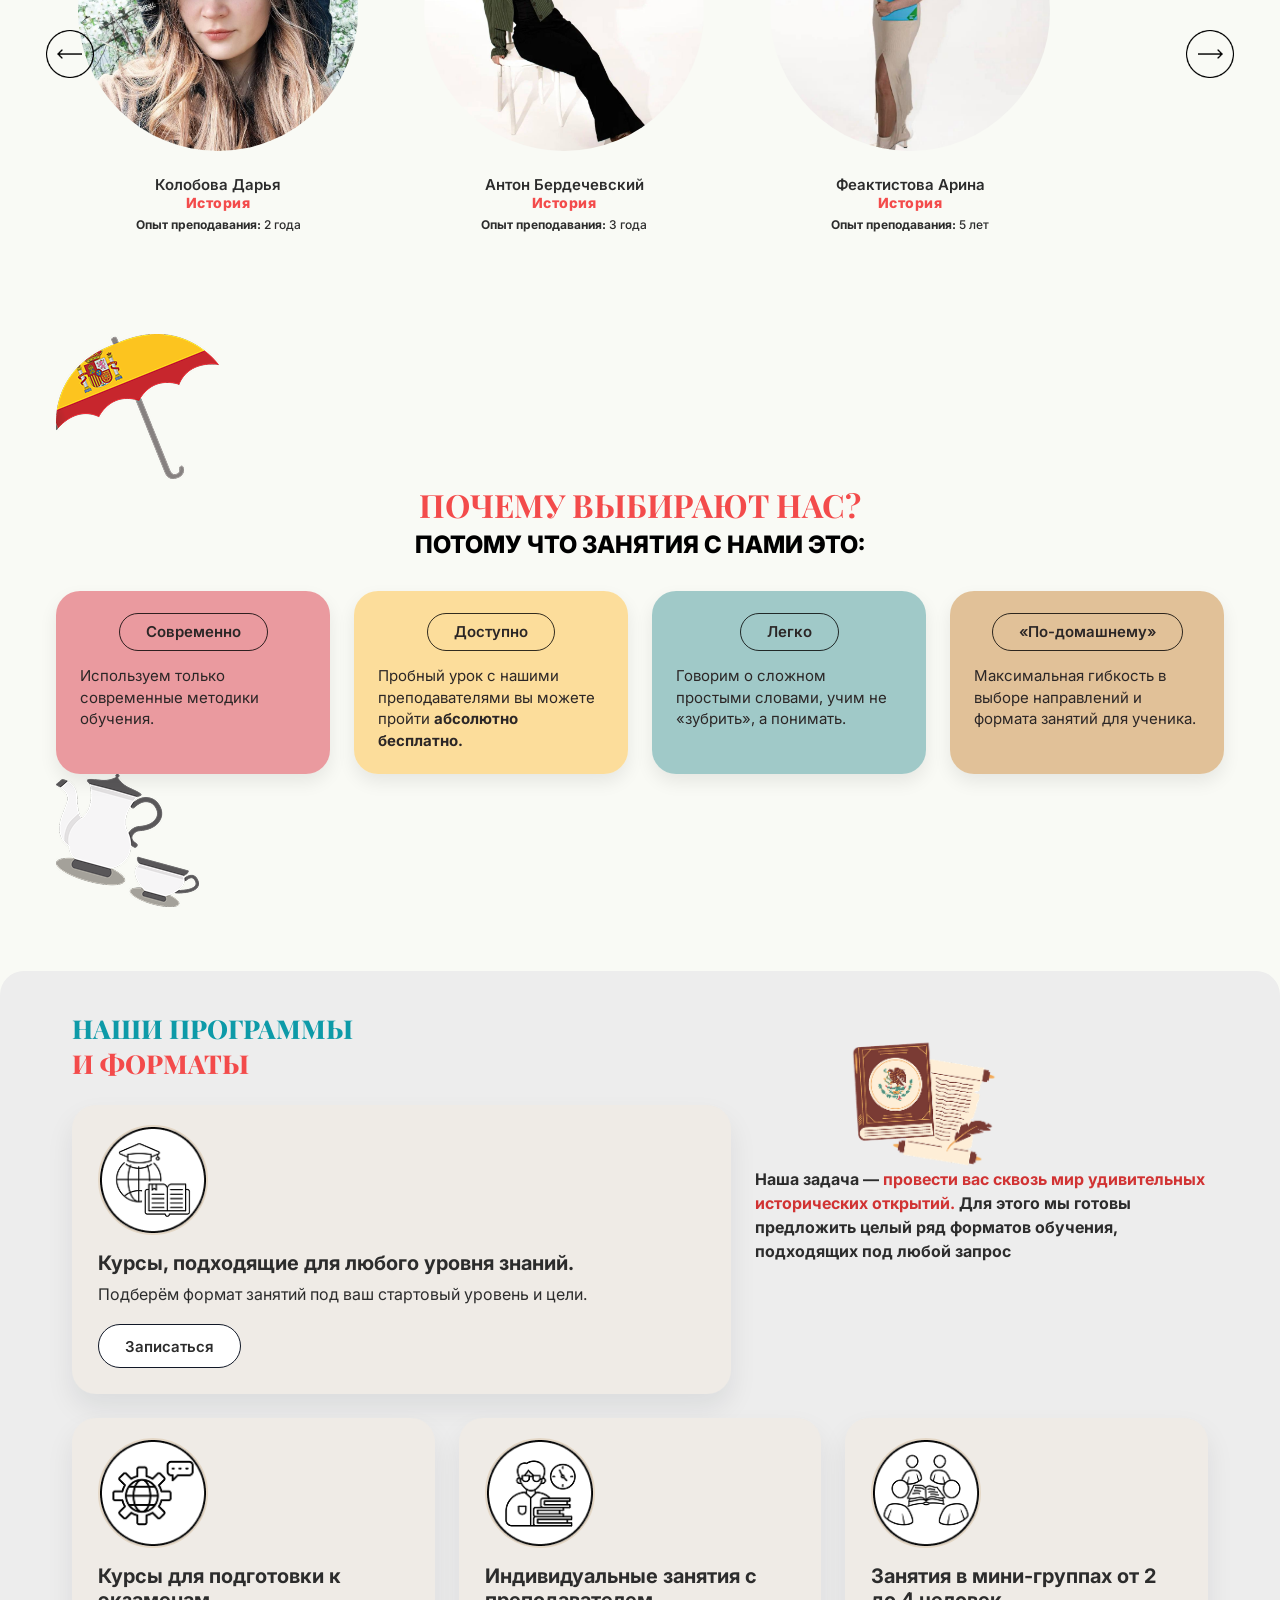
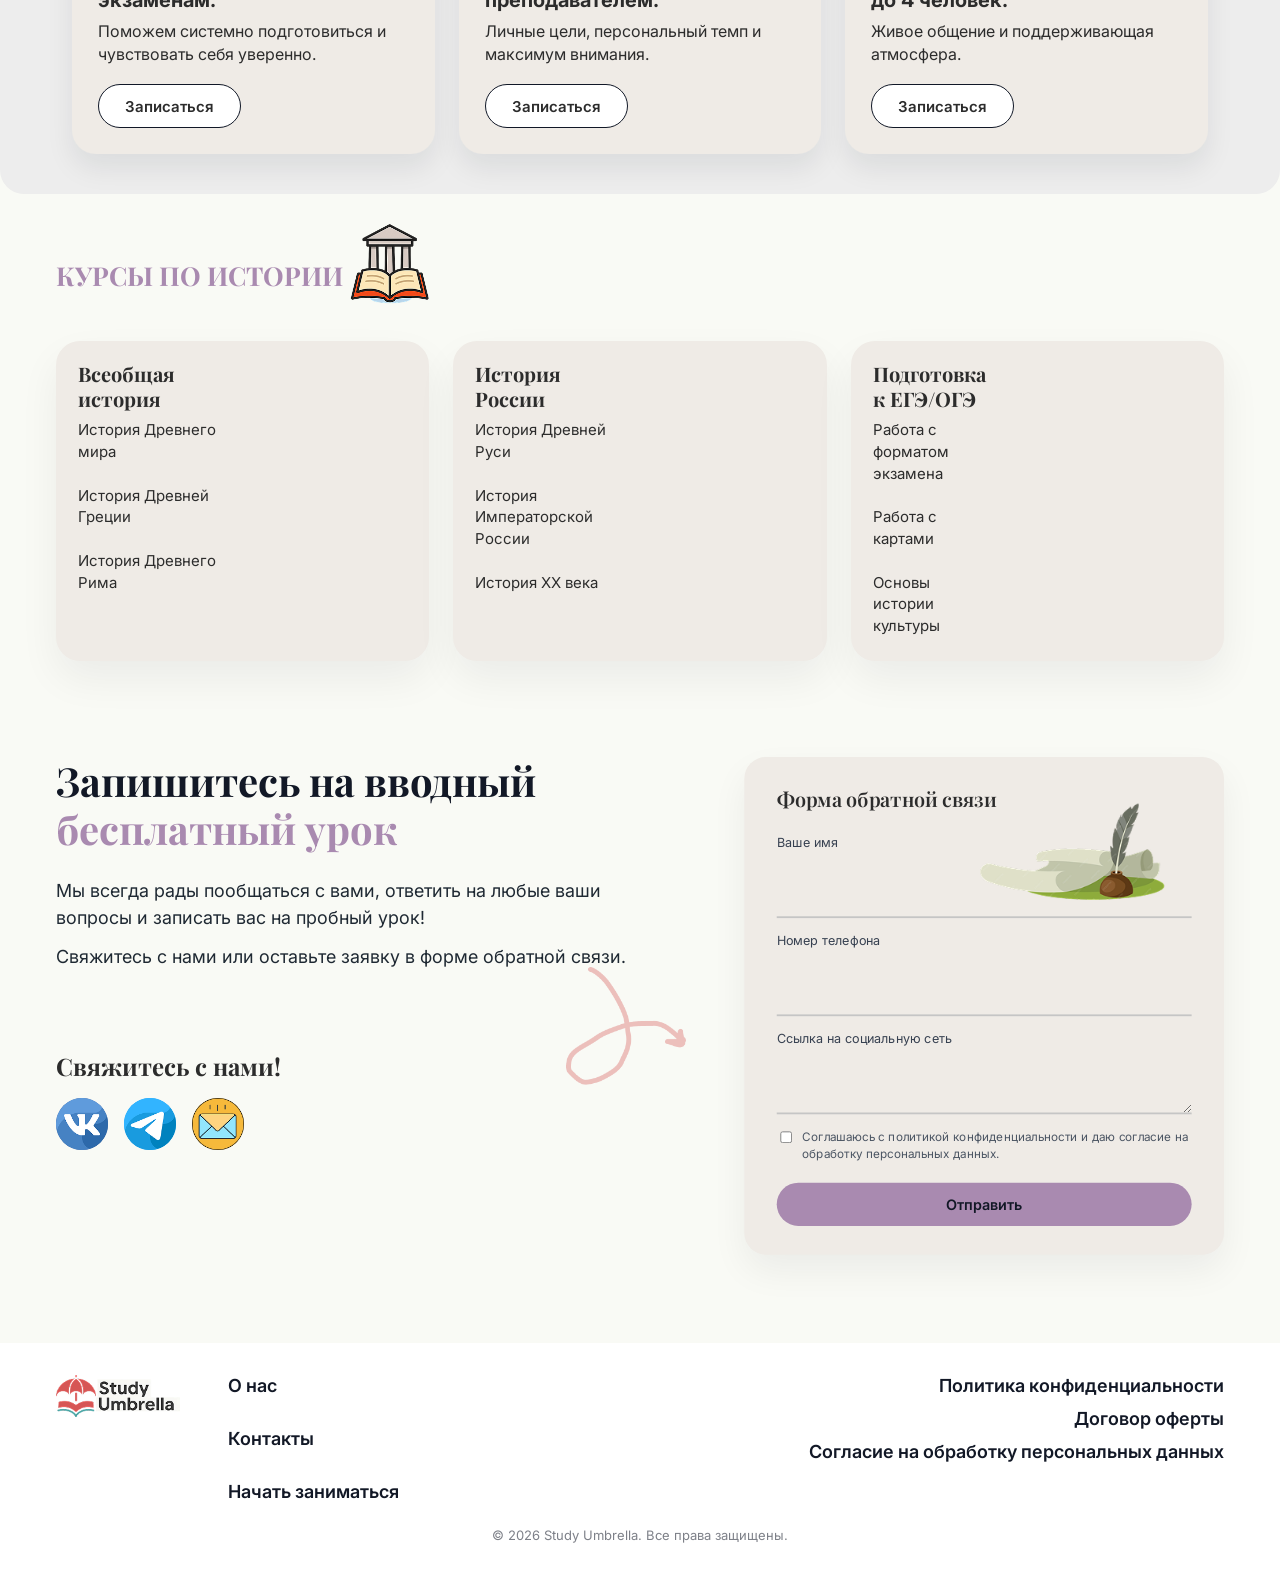
<file: docs/humanities-history.html>
<!DOCTYPE html>
<html lang="ru">
<head>
<meta charset="UTF-8" />
<meta name="viewport" content="width=device-width, initial-scale=1.0" />

<!-- Шрифты: preconnect + прямая ссылка вместо @import в CSS (быстрее строится CSSOM) -->
<link rel="preconnect" href="https://fonts.googleapis.com">
<link rel="preconnect" href="https://fonts.gstatic.com" crossorigin>
<link rel="stylesheet" href="https://fonts.googleapis.com/css2?family=Playfair+Display:wght@400;700&family=Inter:wght@400;500;600;700&display=swap">

<title>История онлайн — подготовка к ЕГЭ и ОГЭ | Study Umbrella</title>
<meta name="description" content="Курсы истории онлайн: всеобщая история, история России, XX-XXI век, подготовка к ЕГЭ и ОГЭ. Бесплатный пробный урок в Study Umbrella." />
<link rel="canonical" href="https://mednikovxx-ux.github.io/l-Study_umbrella2/humanities-history.html" />

<!-- Open Graph -->
<meta property="og:type" content="website" />
<meta property="og:title" content="История онлайн — подготовка к ЕГЭ и ОГЭ | Study Umbrella" />
<meta property="og:description" content="Курсы истории онлайн: всеобщая история, история России, XX-XXI век, подготовка к ЕГЭ и ОГЭ. Бесплатный пробный урок в Study Umbrella." />
<meta property="og:url" content="https://mednikovxx-ux.github.io/l-Study_umbrella2/humanities-history.html" />
<meta property="og:image" content="https://mednikovxx-ux.github.io/l-Study_umbrella2/img/hero-main.webp" />
<meta property="og:locale" content="ru_RU" />

<!-- Twitter -->
<meta name="twitter:card" content="summary_large_image" />
<meta name="twitter:title" content="История онлайн — подготовка к ЕГЭ и ОГЭ | Study Umbrella" />
<meta name="twitter:description" content="Курсы истории онлайн: всеобщая история, история России, XX-XXI век, подготовка к ЕГЭ и ОГЭ. Бесплатный пробный урок в Study Umbrella." />

<!-- Favicon -->
<link rel="icon" href="img/favicon/favicon.ico" sizes="any">
<link rel="icon" type="image/png" sizes="32x32" href="img/favicon/favicon-32x32.png">
<link rel="icon" type="image/png" sizes="16x16" href="img/favicon/favicon-16x16.png">
<link rel="apple-touch-icon" href="img/favicon/apple-touch-icon.png">

<!-- Styles -->
<link rel="stylesheet" href="css/globals.css" />
<link rel="stylesheet" href="css/main.css" />
<link rel="stylesheet" href="css/language.css">
<link rel="stylesheet" href="css/inner-switch.css">
<link rel="stylesheet" href="css/subject-hero.css">

<!-- Structured data (SEO) -->
<script type="application/ld+json">
{"@context":"https://schema.org","@type":"EducationalOrganization","name":"Study Umbrella","url":"https://mednikovxx-ux.github.io/l-Study_umbrella2/index.html","logo":"https://mednikovxx-ux.github.io/l-Study_umbrella2/img/logo.png","description":"Онлайн-школа языковых и гуманитарных курсов с индивидуальным подходом.","sameAs":["https://vk.com/study_umbrella","https://t.me/study_umbrella_online"]}</script>
<script type="application/ld+json">
{"@context":"https://schema.org","@type":"Course","name":"Курсы истории","description":"История онлайн: всеобщая история, история России, подготовка к ЕГЭ и ОГЭ с индивидуальным преподавателем.","provider":{"@type":"EducationalOrganization","name":"Study Umbrella","sameAs":"https://mednikovxx-ux.github.io/l-Study_umbrella2/index.html"}}</script>
</head>

<body class="page-humanities" style="--subj-accent: var(--hist-accent);">

<header class="header" id="siteHeader">
  <div class="container header__inner">

    <!-- ЛОГОТИП -->
    <a href="index.html" class="logo">
      <img src="img/logo.png" class="logo__img" alt="Логотип" loading="lazy">
    </a>

    <!-- МЕНЮ -->
    <nav class="nav">
      <a href="#about">О нас</a>
      <a href="#teachers">Наши преподаватели</a>
      <a href="#offers">Наши предложения</a>
      <a href="#courses">Наши курсы</a>
      <a href="#contacts">Контакты</a>

      <!-- МОБИЛКА: ГЛАВНАЯ -> 2 уровня -->
      <div class="nav-main-group">
        <button class="nav-main-toggle" type="button">Главная <span class="chevron">▾</span></button>

        <div class="nav-main-submenu"><div class="nav-main-submenu__inner">

          <!-- 2-Й УРОВЕНЬ: ЯЗЫКОВАЯ ШКОЛА -->
          <div class="nav-sub-group">
            <button class="nav-sub-toggle" type="button">Языковая школа <span class="chevron">▾</span></button>
            <div class="nav-sub-submenu"><div class="nav-sub-submenu__inner">
              <a href="language-school-en.html" style="--link-accent: var(--en-accent)">English</a>
              <a href="language-school-es.html" style="--link-accent: var(--es-accent)">Español</a>
              <a href="language-school-zh.html" style="--link-accent: var(--zh-accent)">中文</a>
            </div></div>
          </div>

          <!-- 2-Й УРОВЕНЬ: ГУМАНИТАРНАЯ ШКОЛА -->
          <div class="nav-sub-group">
            <button class="nav-sub-toggle" type="button">Гуманитарная школа <span class="chevron">▾</span></button>
            <div class="nav-sub-submenu"><div class="nav-sub-submenu__inner">
              <a href="humanities-history.html" style="--link-accent: var(--hist-accent)">История</a>
              <a href="humanities-social.html" style="--link-accent: var(--soc-accent)">Обществознание</a>
              <a href="humanities-russian.html" style="--link-accent: var(--rus-accent)">Русский язык</a>
            </div></div>
          </div>

        </div></div>
      </div>
    </nav>

    <!-- ПРАВАЯ ЧАСТЬ (ДЕСКТОП) -->
    <div class="header__right header__right--switch">

      <!-- Главная -->
      <div class="dropdown" id="mainDropdown">
        <button class="btn btn--ghost btn--main dropdown__toggle" id="mainMenuToggle" type="button">
          Главная <span class="chevron">▾</span>
        </button>
        <div class="dropdown__menu" id="mainMenu">
          <a href="language-school.html" class="dropdown__group-link">Языковая школа</a>
          <a href="language-school-en.html" class="dropdown__sub-link" style="--link-accent: var(--en-accent)">English</a>
          <a href="language-school-es.html" class="dropdown__sub-link" style="--link-accent: var(--es-accent)">Español</a>
          <a href="language-school-zh.html" class="dropdown__sub-link" style="--link-accent: var(--zh-accent)">中文</a>

          <a href="humanities-school.html" class="dropdown__group-link">Гуманитарная школа</a>
          <a href="humanities-history.html" class="dropdown__sub-link" style="--link-accent: var(--hist-accent)">История</a>
          <a href="humanities-social.html" class="dropdown__sub-link" style="--link-accent: var(--soc-accent)">Обществознание</a>
          <a href="humanities-russian.html" class="dropdown__sub-link" style="--link-accent: var(--rus-accent)">Русский язык</a>
        </div>
      </div>

            <!-- Переключатель между предметами внутри хаба -->
      <div class="dropdown" id="switchDropdown">
        <button class="btn btn--ghost btn--main btn--switch dropdown__toggle" id="switchToggle" type="button">
          История <span class="chevron">▾</span>
        </button>
        <div class="dropdown__menu" id="switchMenu">
                    <a href="humanities-history.html">История</a>
                    <a href="humanities-social.html">Обществознание</a>
                    <a href="humanities-russian.html">Русский язык</a>
                  </div>
      </div>
      
      
    </div>

    <!-- БУРГЕР ДЛЯ МОБИЛЬНОЙ ВЕРСИИ -->
    <button class="burger burger--with-text" id="burgerToggle" type="button" aria-label="Открыть меню">
      <span class="burger__text">Главная</span>
      <span class="burger__icon" aria-hidden="true">
        <span></span><span></span><span></span>
      </span>
    </button>

  </div>
</header>

<!-- HERO -->
<section class="hero hero--subject">
  <div class="container">
    <div class="hero-subj">

      <div class="hero-subj__row-wrap">
        <div class="hero-subj__row">

          <div class="hero-subj__left">

            <h1 class="hero-subj__title hero-enter">
              <span class="t t--black">УЧИТЬ</span>
              <span class="t t--accent">ИСТОРИЮ</span><br>

              <span class="hero-subj__line2">
                <span class="t t--accent">СОВРЕМЕННО</span>
                <span class="t t--black">И</span>
                <span class="t t--black">КОМФОРТНО!</span>
              </span>
            </h1>

            <div class="hero-subj__quote hero-enter" data-delay="1">
              *под зонтиком лучших преподавателей!
            </div>

            <div class="hero-subj__grid hero-enter" data-delay="2">

              <a href="#contacts" class="hero-subj__card hero-subj__card--level">
                <span class="hero-subj__icon">
                  <span class="hero-subj__icon-dot"></span>
                </span>
                <span class="hero-subj__level-text">
                  ОПРЕДЕЛИТЬ<br>
                  ВАШ УРОВЕНЬ<br>
                  ЗНАНИЙ
                </span>
              </a>

              <div class="hero-subj__card hero-subj__card--c1">
                <div class="hero-subj__pill">Современно</div>
                <div class="hero-subj__card-text">
                  Используем актуальные методики обучения
                </div>
              </div>

              <div class="hero-subj__card hero-subj__card--c2">
                <div class="hero-subj__pill">Доступно</div>
                <div class="hero-subj__card-text">
                  Пробный урок с нашими преподавателями вы можете пройти
                  <strong>абсолютно бесплатно!</strong>
                </div>
              </div>

              <div class="hero-subj__card hero-subj__card--c3">
                <div class="hero-subj__pill">Легко</div>
                <div class="hero-subj__card-text">
                  Говорим о сложном простыми словами
                </div>
              </div>

              <div class="hero-subj__card hero-subj__card--c4">
                <div class="hero-subj__pill">Тест на уровень</div>
                <div class="hero-subj__card-text">
                  Вы можете пройти 10 минутный тест и узнать свой уровень знаний
                  <strong>уже сейчас!</strong>
                </div>
              </div>

            </div>
          </div>

          <div class="hero-subj__right hero-enter" data-delay="2">
            <!-- TODO: заменить на реальное тематическое фото, как только оно появится в img/ -->
            <img class="hero-subj__img" src="img/hero-humanities.webp" alt="История">
          </div>

        </div>
      </div>
    </div>
  </div>
</section>

<!-- WHY START -->
<section class="section start-why" id="why-start">
  <div class="container start-why__container">

    <img class="start-why__pills" src="img/sw-pills.png" alt="" loading="lazy">

    <h2 class="start-why__title">
      <span class="start-why__line1">ПОЧЕМУ МЫ –</span><br>
      <span class="start-why__line2">ВАШ ЛЕГКИЙ СТАРТ?</span>
    </h2>

    <div class="start-why__content">

      <div class="start-why__left">

        <div class="start-why__item">
          <div class="start-why__num">01</div>
          <p>Мы не ругаем за ошибки,<br>мы поддерживаем всех учеников.</p>
        </div>

        <div class="start-why__item">
          <div class="start-why__num">02</div>
          <p>Методика наших преподавателей строится на индивидуальном подходе и подборе программы для каждого ученика.</p>
        </div>

        <div class="start-why__item">
          <div class="start-why__num">03</div>
          <p>Наши преподаватели — сертифицированные специалисты, помогающие студенту разобраться в предмете в кратчайшие сроки.</p>
        </div>

      </div>

      <div class="start-why__right">
        <img class="start-why__photo-rect" src="img/sw-photo-1.png" alt="" loading="lazy">
        <img class="start-why__photo-circle" src="img/sw-photo-2.png" alt="" loading="lazy">
        <img class="start-why__stars" src="img/sw-stars.png" alt="" loading="lazy">
      </div>

    </div>
  </div>
</section>

<section class="section" id="teachers">
  <div class="container">

    <h2 class="section__title">
      НАШИ ПРЕПОДАВАТЕЛИ
    </h2>

    <div class="teachers-slider">

      <button class="teachers-arrow teachers-arrow--left" type="button" aria-label="Назад">
        <img src="img/arrow-left.png" alt="" loading="lazy">
      </button>

      <div class="teachers-slider__viewport">
        <div class="teachers-slider__track">

          <article class="teacher-card">
            <div class="teacher-card__photo-wrap">
              <div class="teacher-card__photo">
                <img src="img/teacher-2.jpg" alt="Колобова Дарья" loading="lazy">
              </div>
            </div>
            <h3 class="teacher-card__name">Колобова Дарья</h3>
            <p class="teacher-card__subject">История</p>
            <p class="teacher-card__exp"><strong>Опыт преподавания:</strong> 2 года</p>
          </article>

          <article class="teacher-card">
            <div class="teacher-card__photo-wrap">
              <div class="teacher-card__photo">
                <img src="img/teacher-3.jpg" alt="Антон Бердечевский" loading="lazy">
              </div>
            </div>
            <h3 class="teacher-card__name">Антон Бердечевский</h3>
            <p class="teacher-card__subject">История</p>
            <p class="teacher-card__exp"><strong>Опыт преподавания:</strong> 3 года</p>
          </article>

          <article class="teacher-card">
            <div class="teacher-card__photo-wrap">
              <div class="teacher-card__photo">
                <img src="img/teacher-1.jpg" alt="Феактистова Арина" loading="lazy">
              </div>
            </div>
            <h3 class="teacher-card__name">Феактистова Арина</h3>
            <p class="teacher-card__subject">История</p>
            <p class="teacher-card__exp"><strong>Опыт преподавания:</strong> 5 лет</p>
          </article>

        </div>
      </div>

      <button class="teachers-arrow teachers-arrow--right" type="button" aria-label="Вперёд">
        <img src="img/arrow-right.png" alt="" loading="lazy">
      </button>

    </div>

  </div>
</section>

<!-- ПОЧЕМУ ВЫБИРАЮТ НАС -->
<section class="section section--why" id="why">
  <div class="container">

    <div class="why-head">
      <img src="img/why-umbrella.png" alt="" class="why-head__umbrella" loading="lazy">
      <h2 class="why-title-main">ПОЧЕМУ ВЫБИРАЮТ НАС?</h2>
      <h3 class="why-title-sub">ПОТОМУ ЧТО ЗАНЯТИЯ С НАМИ ЭТО:</h3>
    </div>

    <div class="formats">
      <article class="format-card format-card--soft">
        <div class="format-card__label">Современно</div>
        <p>Используем только современные методики обучения.</p>
      </article>

      <article class="format-card format-card--peach">
        <div class="format-card__label">Доступно</div>
        <p>Пробный урок с нашими преподавателями вы можете пройти <strong>абсолютно бесплатно.</strong></p>
      </article>

      <article class="format-card format-card--mint">
        <div class="format-card__label">Легко</div>
        <p>Говорим о сложном простыми словами, учим не «зубрить», а понимать.</p>
      </article>

      <article class="format-card format-card--lilac format-card--with-decor">
        <div class="format-card__label">«По-домашнему»</div>
        <p>
          Максимальная гибкость в выборе направлений и формата занятий для ученика.
        </p>
      </article>
    </div>
    <img src="img/format-decor.png" alt="" class="why-teapot" loading="lazy">
  </div>
</section>

<!-- НАШИ ПРОГРАММЫ И ФОРМАТЫ -->
<section class="section section--soft section--programs" id="offers">
  <div class="container">
    <img src="img/book.png" alt="" class="offers-dancer" loading="lazy">

    <h2 class="section__title section__title--left">
      <span class="programs-title-main">НАШИ ПРОГРАММЫ</span>
      <span class="programs-title-accent">И ФОРМАТЫ</span>
    </h2>

    <div class="programs-grid">

      <div class="programs-grid__top">
        <article class="program-card program-card--wide">
          <div class="program-card__icon">
            <img src="img/program-1.png" alt="Курсы для любого уровня" loading="lazy">
          </div>
          <h3 class="program-card__title">
            Курсы, подходящие для любого уровня знаний.
          </h3>
          <p class="program-card__text">
            Подберём формат занятий под ваш стартовый уровень и цели.
          </p>
          <a href="#contacts" class="program-card__btn">Записаться</a>
        </article>

        <div class="programs-info">
         <br> <strong> Наша задача — <span class="programs-info__accent">
            провести вас сквозь мир удивительных исторических открытий.
          </span>Для этого мы готовы предложить целый ряд форматов обучения, подходящих под любой запрос</strong>
        </div>
      </div>

      <div class="programs-grid__bottom">
        <article class="program-card">
          <div class="program-card__icon">
            <img src="img/program-2.png" alt="Подготовка к экзаменам" loading="lazy">
          </div>
          <h3 class="program-card__title">
            Курсы для подготовки к экзаменам.
          </h3>
          <p class="program-card__text">
            Поможем системно подготовиться и чувствовать себя уверенно.
          </p>
          <a href="#contacts" class="program-card__btn">Записаться</a>
        </article>

        <article class="program-card">
          <div class="program-card__icon">
            <img src="img/program-3.png" alt="Индивидуальные занятия" loading="lazy">
          </div>
          <h3 class="program-card__title">
            Индивидуальные занятия с преподавателем.
          </h3>
          <p class="program-card__text">
            Личные цели, персональный темп и максимум внимания.
          </p>
          <a href="#contacts" class="program-card__btn">Записаться</a>
        </article>

        <article class="program-card">
          <div class="program-card__icon">
            <img src="img/program-4.png" alt="Занятия в мини-группах" loading="lazy">
          </div>
          <h3 class="program-card__title">
            Занятия в мини-группах от 2 до 4 человек.
          </h3>
          <p class="program-card__text">
            Живое общение и поддерживающая атмосфера.
          </p>
          <a href="#contacts" class="program-card__btn">Записаться</a>
        </article>
      </div>

    </div>
  </div>
</section>

<section class="section" id="courses">
  <section class="section section--soft section--tracks">
    <div class="container">

      <h2 class="section__title section__title--red">
        КУРСЫ ПО ИСТОРИИ
      </h2>

      <div class="tracks">

        <article class="track-card">
          <div class="track-card__content">
            <h3 class="track-card__title">Всеобщая история</h3>
            <p class="track-card__text">
              История Древнего мира<br><br>
              История Древней Греции<br><br>
              История Древнего Рима
            </p>
          </div>
        </article>

        <article class="track-card">
          <div class="track-card__content">
            <h3 class="track-card__title">История России</h3>
            <p class="track-card__text">
              История Древней Руси<br><br>
              История Императорской России<br><br>
              История XX века
            </p>
          </div>
        </article>

        <article class="track-card track-card--narrow">
          <div class="track-card__content">
            <h3 class="track-card__title">Подготовка к ЕГЭ/ОГЭ</h3>
            <p class="track-card__text">
              Работа с форматом экзамена<br><br>
              Работа с картами<br><br>
              Основы истории культуры
            </p>
          </div>
        </article>

      </div>
    </div>
  </section>
</section>

<!-- КОНТАКТЫ / ФОРМА -->
<section class="section section--contacts" id="contacts">
  <div class="container contact">

    <div class="contact__left">
      <h2 class="contact__title">
        Запишитесь на вводный
        <span class="contact__title-accent">бесплатный урок</span>
      </h2>

      <p class="contact__text">
        Мы всегда рады пообщаться с вами, ответить на любые ваши вопросы
        и записать вас на пробный урок!
      </p>
      <p class="contact__text">
        Свяжитесь с нами или оставьте заявку в форме обратной связи.
      </p>

      <img src="img/hero-arrow2.png" alt="" class="contact__arrow" loading="lazy">

      <h3 class="contact__subtitle">Свяжитесь с нами!</h3>

      <div class="contact__socials">
        <a href="https://vk.com/study_umbrella?from=groups" class="contact__social contact__social--vk">
          <img src="img/social-vk.png" alt="ВКонтакте" loading="lazy">
        </a>
        <a href="https://t.me/study_umbrella_online" class="contact__social contact__social--tg">
          <img src="img/social-tg.png" alt="Telegram" loading="lazy">
        </a>
        <a href="mailto:umbrella.study.sc@gmail.com" class="contact__social contact__social--mail">
          <img src="img/social-mail.png" alt="E-mail" loading="lazy">
        </a>
      </div>
    </div>

    <form class="contact-form" id="contactForm">
  <img src="img/island.png" alt="" class="contact-form__guard" loading="lazy">

  <h3 class="contact-form__title">Форма обратной связи</h3>

  <!-- Антибот (honeypot) -->
  <input type="text" name="company" tabindex="-1" autocomplete="off" aria-hidden="true"
         style="position:absolute; left:-9999px; width:1px; height:1px; opacity:0;">

  <!-- Антибот по времени заполнения -->
  <input type="hidden" name="form_started_at" id="form_started_at">

  <!-- Страница (чтобы всегда приходила) -->
  <input type="hidden" name="page" id="form_page">

  <label class="contact-form__field">
    <span>Ваше имя</span>
    <input type="text" name="name" required minlength="2" />
  </label>

  <label class="contact-form__field">
    <span>Номер телефона</span>
    <input type="tel" name="phone" required />
  </label>

  <label class="contact-form__field">
    <span>Ссылка на социальную сеть</span>
    <textarea name="comment" rows="2"></textarea>
  </label>

  <label class="contact-form__checkbox">
    <input type="checkbox" name="policy" required />
    <span>
      Соглашаюсь с политикой конфиденциальности и даю согласие
      на обработку персональных данных.
    </span>
  </label>

  <button class="contact-form__submit" type="submit">
    Отправить
  </button>
</form>
<div id="formToast" class="form-toast"></div>

  </div>
</section>

<footer class="footer">
  <div class="container footer__inner">

    <!-- ЛОГО -->
    <a href="index.html" class="footer__logo">
      <img src="img/logo.png" alt="Study Umbrella" loading="lazy">
    </a>

    <!-- ЛЕВЫЕ ССЫЛКИ -->
    <nav class="footer__nav">
      <a href="#about">О нас</a>
      <a href="#contacts">Контакты</a>
      <a href="#courses">Начать заниматься</a>
    </nav>

    <!-- ПРАВЫЕ ССЫЛКИ (СТОЛБИК СПРАВА) -->
    <div class="footer__right">
      <a href="policy.html" class="footer__policy" target="_blank">Политика конфиденциальности</a>
      <a href="offer.html" class="footer__policy" target="_blank">Договор оферты</a>
      <a href="consent.html" class="footer__policy" target="_blank">Согласие на обработку персональных данных</a>
    </div>

    <!-- НИЖНЯЯ СТРОКА -->
    <div class="footer__legal">
      © 2026 Study Umbrella. Все права защищены.
    </div>

  </div>
</footer>

<!-- COOKIE CONSENT -->
<div class="cookie-banner" id="cookieBanner">
  <div class="cookie-banner__content">
    <p class="cookie-banner__text">
      Мы используем файлы cookies для корректной работы сайта и улучшения пользовательского опыта.
      Продолжая пользоваться сайтом, вы соглашаетесь с их использованием.
      <a href="policy.html" target="_blank">Подробнее</a>
    </p>
    <button class="cookie-banner__btn" id="cookieAccept">
      Принять
    </button>
  </div>
</div>

<script src="assets/scroll-reveal.js"></script>

<script src="assets/nav.js"></script>
<script src="assets/teachers-carousel.js"></script>
<script src="assets/cookie-consent.js"></script>
<script src="assets/contact-form.js"></script>

</body>
</html>
</file>
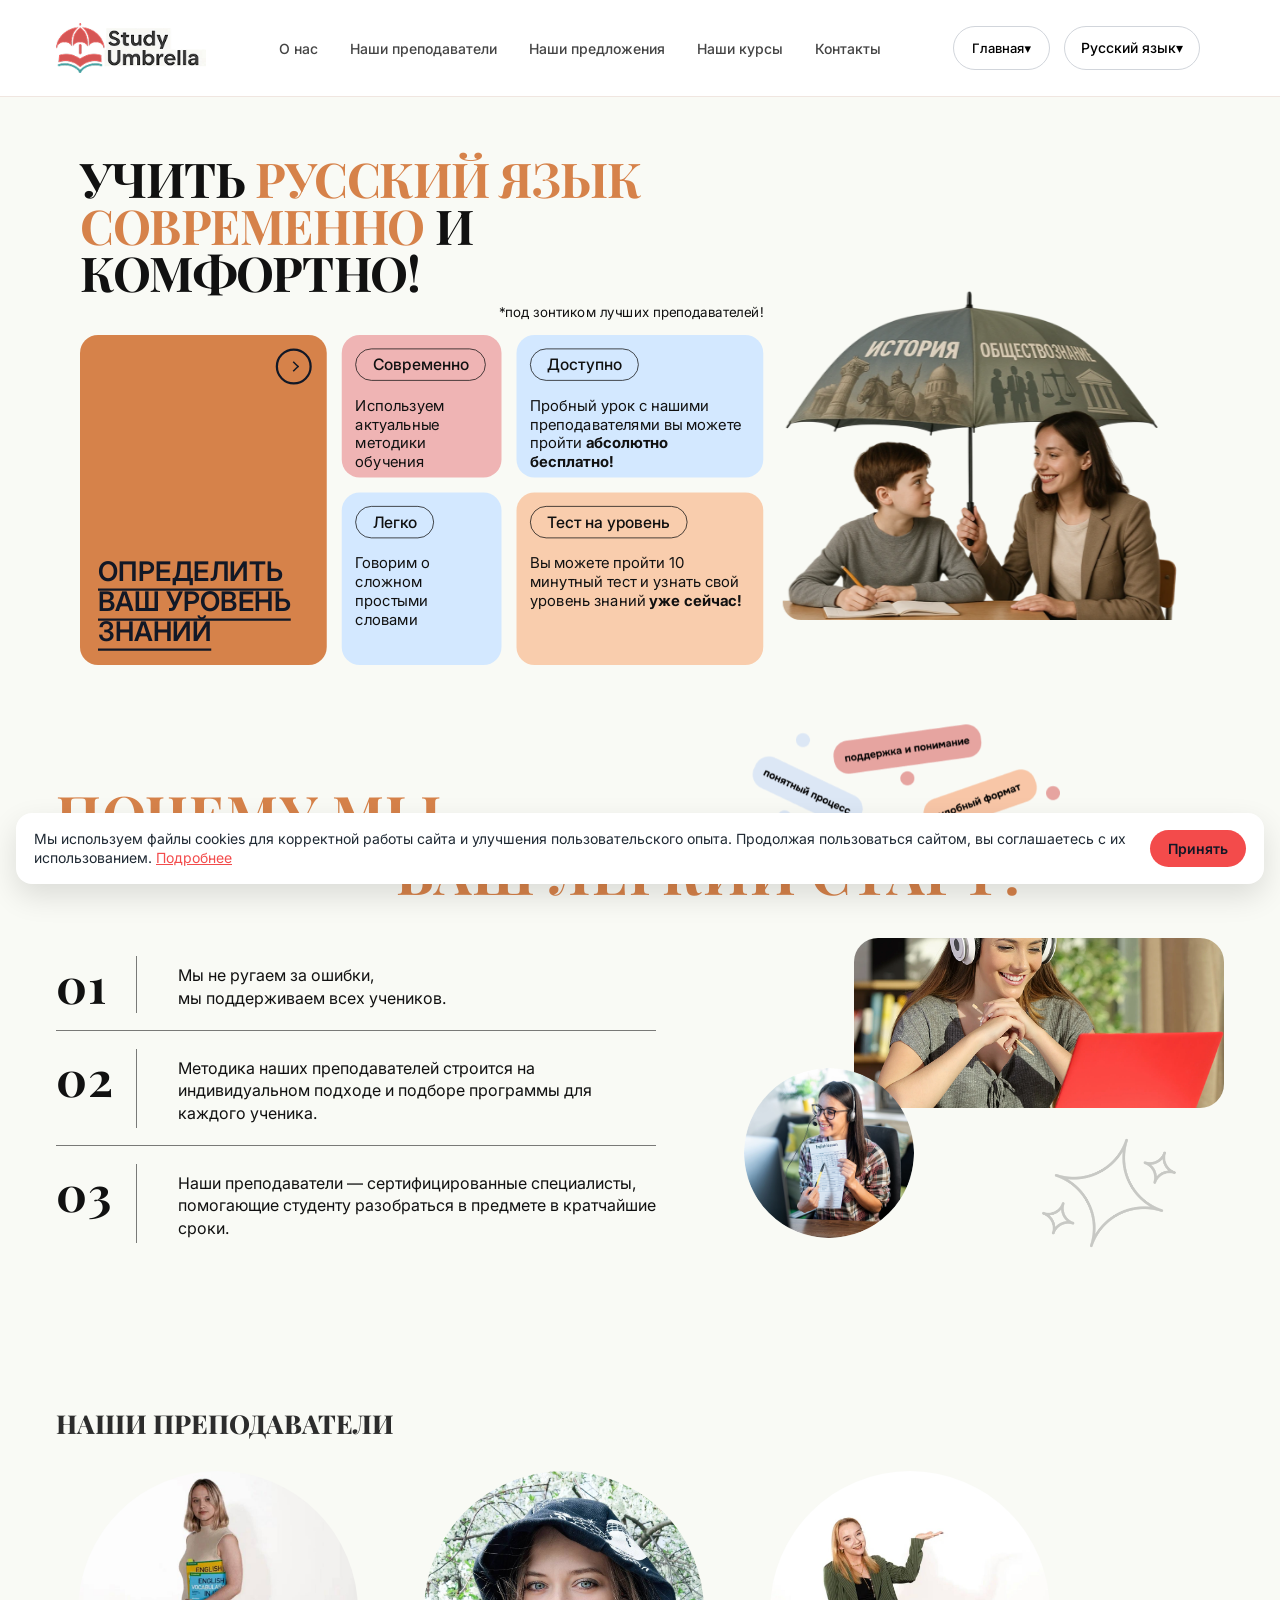
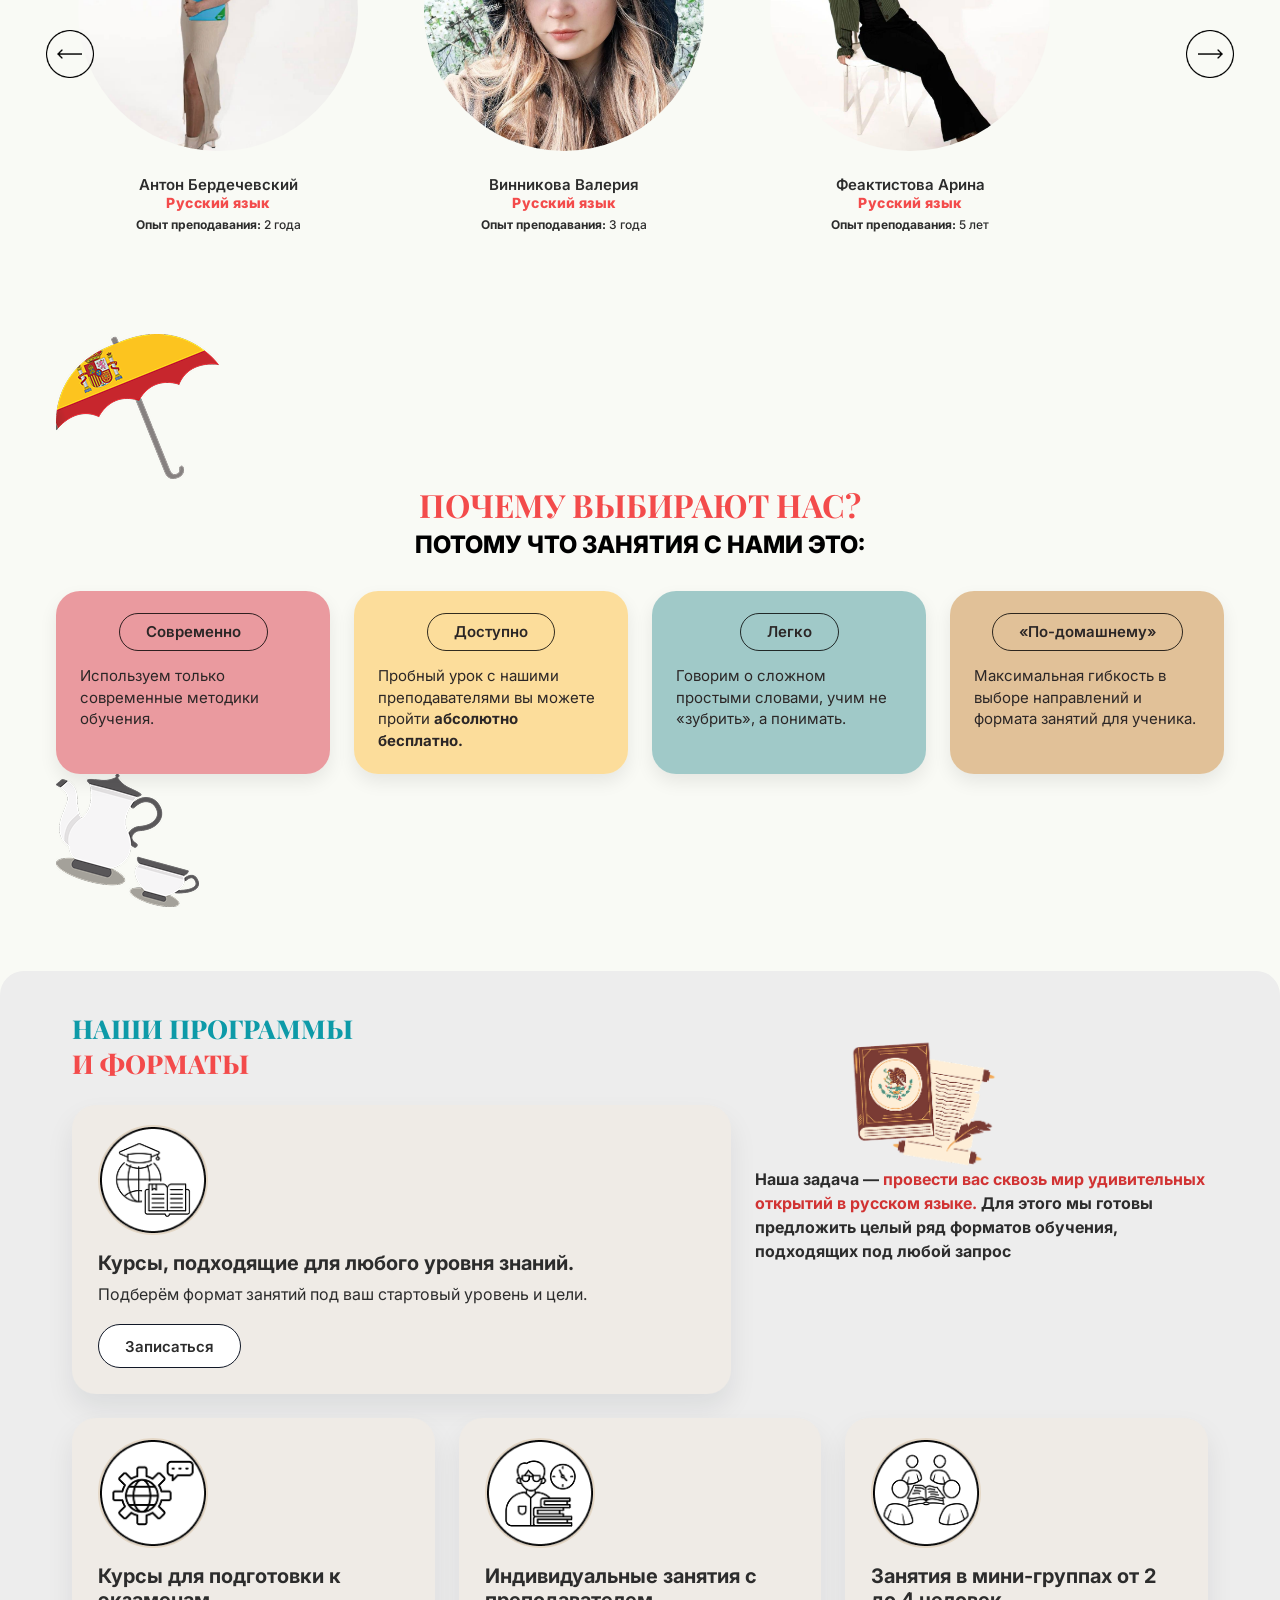
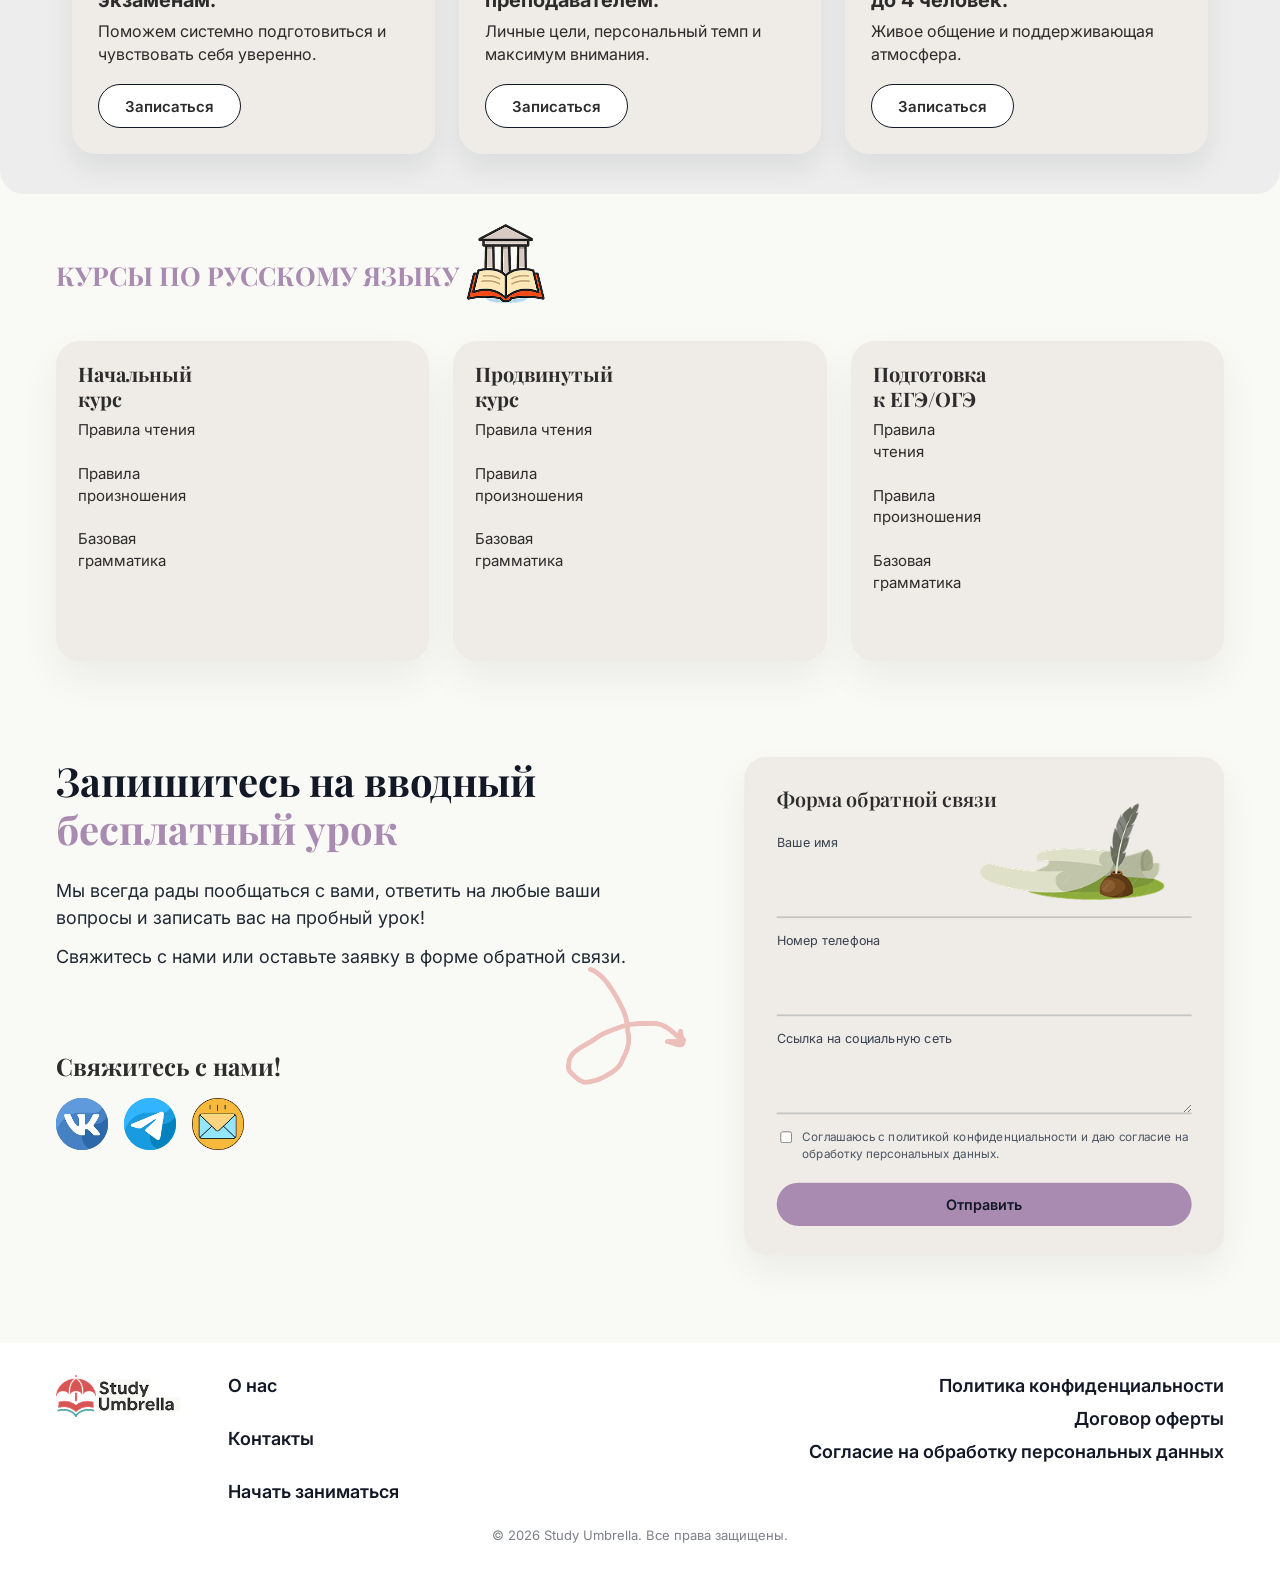
<file: docs/humanities-russian.html>
<!DOCTYPE html>
<html lang="ru">
<head>
<meta charset="UTF-8" />
<meta name="viewport" content="width=device-width, initial-scale=1.0" />

<!-- Шрифты: preconnect + прямая ссылка вместо @import в CSS (быстрее строится CSSOM) -->
<link rel="preconnect" href="https://fonts.googleapis.com">
<link rel="preconnect" href="https://fonts.gstatic.com" crossorigin>
<link rel="stylesheet" href="https://fonts.googleapis.com/css2?family=Playfair+Display:wght@400;700&family=Inter:wght@400;500;600;700&display=swap">

<title>Русский язык онлайн — подготовка к ЕГЭ и ОГЭ | Study Umbrella</title>
<meta name="description" content="Курсы русского языка онлайн: базовый курс, подготовка к ЕГЭ и ОГЭ. Индивидуальный подход и бесплатный пробный урок в Study Umbrella." />
<link rel="canonical" href="https://mednikovxx-ux.github.io/l-Study_umbrella2/humanities-russian.html" />

<!-- Open Graph -->
<meta property="og:type" content="website" />
<meta property="og:title" content="Русский язык онлайн — подготовка к ЕГЭ и ОГЭ | Study Umbrella" />
<meta property="og:description" content="Курсы русского языка онлайн: базовый курс, подготовка к ЕГЭ и ОГЭ. Индивидуальный подход и бесплатный пробный урок в Study Umbrella." />
<meta property="og:url" content="https://mednikovxx-ux.github.io/l-Study_umbrella2/humanities-russian.html" />
<meta property="og:image" content="https://mednikovxx-ux.github.io/l-Study_umbrella2/img/hero-main.webp" />
<meta property="og:locale" content="ru_RU" />

<!-- Twitter -->
<meta name="twitter:card" content="summary_large_image" />
<meta name="twitter:title" content="Русский язык онлайн — подготовка к ЕГЭ и ОГЭ | Study Umbrella" />
<meta name="twitter:description" content="Курсы русского языка онлайн: базовый курс, подготовка к ЕГЭ и ОГЭ. Индивидуальный подход и бесплатный пробный урок в Study Umbrella." />

<!-- Favicon -->
<link rel="icon" href="img/favicon/favicon.ico" sizes="any">
<link rel="icon" type="image/png" sizes="32x32" href="img/favicon/favicon-32x32.png">
<link rel="icon" type="image/png" sizes="16x16" href="img/favicon/favicon-16x16.png">
<link rel="apple-touch-icon" href="img/favicon/apple-touch-icon.png">

<!-- Styles -->
<link rel="stylesheet" href="css/globals.css" />
<link rel="stylesheet" href="css/main.css" />
<link rel="stylesheet" href="css/language.css">
<link rel="stylesheet" href="css/inner-switch.css">
<link rel="stylesheet" href="css/subject-hero.css">

<!-- Structured data (SEO) -->
<script type="application/ld+json">
{"@context":"https://schema.org","@type":"EducationalOrganization","name":"Study Umbrella","url":"https://mednikovxx-ux.github.io/l-Study_umbrella2/index.html","logo":"https://mednikovxx-ux.github.io/l-Study_umbrella2/img/logo.png","description":"Онлайн-школа языковых и гуманитарных курсов с индивидуальным подходом.","sameAs":["https://vk.com/study_umbrella","https://t.me/study_umbrella_online"]}</script>
<script type="application/ld+json">
{"@context":"https://schema.org","@type":"Course","name":"Курсы русского языка","description":"Русский язык онлайн: базовый и продвинутый курс, подготовка к ЕГЭ и ОГЭ с индивидуальным преподавателем.","provider":{"@type":"EducationalOrganization","name":"Study Umbrella","sameAs":"https://mednikovxx-ux.github.io/l-Study_umbrella2/index.html"}}</script>
</head>

<body class="page-humanities" style="--subj-accent: var(--rus-accent);">

<header class="header" id="siteHeader">
  <div class="container header__inner">

    <!-- ЛОГОТИП -->
    <a href="index.html" class="logo">
      <img src="img/logo.png" class="logo__img" alt="Логотип" loading="lazy">
    </a>

    <!-- МЕНЮ -->
    <nav class="nav">
      <a href="#about">О нас</a>
      <a href="#teachers">Наши преподаватели</a>
      <a href="#offers">Наши предложения</a>
      <a href="#courses">Наши курсы</a>
      <a href="#contacts">Контакты</a>

      <!-- МОБИЛКА: ГЛАВНАЯ -> 2 уровня -->
      <div class="nav-main-group">
        <button class="nav-main-toggle" type="button">Главная <span class="chevron">▾</span></button>

        <div class="nav-main-submenu"><div class="nav-main-submenu__inner">

          <!-- 2-Й УРОВЕНЬ: ЯЗЫКОВАЯ ШКОЛА -->
          <div class="nav-sub-group">
            <button class="nav-sub-toggle" type="button">Языковая школа <span class="chevron">▾</span></button>
            <div class="nav-sub-submenu"><div class="nav-sub-submenu__inner">
              <a href="language-school-en.html" style="--link-accent: var(--en-accent)">English</a>
              <a href="language-school-es.html" style="--link-accent: var(--es-accent)">Español</a>
              <a href="language-school-zh.html" style="--link-accent: var(--zh-accent)">中文</a>
            </div></div>
          </div>

          <!-- 2-Й УРОВЕНЬ: ГУМАНИТАРНАЯ ШКОЛА -->
          <div class="nav-sub-group">
            <button class="nav-sub-toggle" type="button">Гуманитарная школа <span class="chevron">▾</span></button>
            <div class="nav-sub-submenu"><div class="nav-sub-submenu__inner">
              <a href="humanities-history.html" style="--link-accent: var(--hist-accent)">История</a>
              <a href="humanities-social.html" style="--link-accent: var(--soc-accent)">Обществознание</a>
              <a href="humanities-russian.html" style="--link-accent: var(--rus-accent)">Русский язык</a>
            </div></div>
          </div>

        </div></div>
      </div>
    </nav>

    <!-- ПРАВАЯ ЧАСТЬ (ДЕСКТОП) -->
    <div class="header__right header__right--switch">

      <!-- Главная -->
      <div class="dropdown" id="mainDropdown">
        <button class="btn btn--ghost btn--main dropdown__toggle" id="mainMenuToggle" type="button">
          Главная <span class="chevron">▾</span>
        </button>
        <div class="dropdown__menu" id="mainMenu">
          <a href="language-school.html" class="dropdown__group-link">Языковая школа</a>
          <a href="language-school-en.html" class="dropdown__sub-link" style="--link-accent: var(--en-accent)">English</a>
          <a href="language-school-es.html" class="dropdown__sub-link" style="--link-accent: var(--es-accent)">Español</a>
          <a href="language-school-zh.html" class="dropdown__sub-link" style="--link-accent: var(--zh-accent)">中文</a>

          <a href="humanities-school.html" class="dropdown__group-link">Гуманитарная школа</a>
          <a href="humanities-history.html" class="dropdown__sub-link" style="--link-accent: var(--hist-accent)">История</a>
          <a href="humanities-social.html" class="dropdown__sub-link" style="--link-accent: var(--soc-accent)">Обществознание</a>
          <a href="humanities-russian.html" class="dropdown__sub-link" style="--link-accent: var(--rus-accent)">Русский язык</a>
        </div>
      </div>

            <!-- Переключатель между предметами внутри хаба -->
      <div class="dropdown" id="switchDropdown">
        <button class="btn btn--ghost btn--main btn--switch dropdown__toggle" id="switchToggle" type="button">
          Русский язык <span class="chevron">▾</span>
        </button>
        <div class="dropdown__menu" id="switchMenu">
                    <a href="humanities-history.html">История</a>
                    <a href="humanities-social.html">Обществознание</a>
                    <a href="humanities-russian.html">Русский язык</a>
                  </div>
      </div>
      
      
    </div>

    <!-- БУРГЕР ДЛЯ МОБИЛЬНОЙ ВЕРСИИ -->
    <button class="burger burger--with-text" id="burgerToggle" type="button" aria-label="Открыть меню">
      <span class="burger__text">Главная</span>
      <span class="burger__icon" aria-hidden="true">
        <span></span><span></span><span></span>
      </span>
    </button>

  </div>
</header>

<!-- HERO -->
<section class="hero hero--subject">
  <div class="container">
    <div class="hero-subj">

      <div class="hero-subj__row-wrap">
        <div class="hero-subj__row">

          <div class="hero-subj__left">

            <h1 class="hero-subj__title hero-enter">
              <span class="t t--black">УЧИТЬ</span>
              <span class="t t--accent">РУССКИЙ ЯЗЫК</span><br>

              <span class="hero-subj__line2">
                <span class="t t--accent">СОВРЕМЕННО</span>
                <span class="t t--black">И</span>
                <span class="t t--black">КОМФОРТНО!</span>
              </span>
            </h1>

            <div class="hero-subj__quote hero-enter" data-delay="1">
              *под зонтиком лучших преподавателей!
            </div>

            <div class="hero-subj__grid hero-enter" data-delay="2">

              <a href="#contacts" class="hero-subj__card hero-subj__card--level">
                <span class="hero-subj__icon">
                  <span class="hero-subj__icon-dot"></span>
                </span>
                <span class="hero-subj__level-text">
                  ОПРЕДЕЛИТЬ<br>
                  ВАШ УРОВЕНЬ<br>
                  ЗНАНИЙ
                </span>
              </a>

              <div class="hero-subj__card hero-subj__card--c1">
                <div class="hero-subj__pill">Современно</div>
                <div class="hero-subj__card-text">
                  Используем актуальные методики обучения
                </div>
              </div>

              <div class="hero-subj__card hero-subj__card--c2">
                <div class="hero-subj__pill">Доступно</div>
                <div class="hero-subj__card-text">
                  Пробный урок с нашими преподавателями вы можете пройти
                  <strong>абсолютно бесплатно!</strong>
                </div>
              </div>

              <div class="hero-subj__card hero-subj__card--c3">
                <div class="hero-subj__pill">Легко</div>
                <div class="hero-subj__card-text">
                  Говорим о сложном простыми словами
                </div>
              </div>

              <div class="hero-subj__card hero-subj__card--c4">
                <div class="hero-subj__pill">Тест на уровень</div>
                <div class="hero-subj__card-text">
                  Вы можете пройти 10 минутный тест и узнать свой уровень знаний
                  <strong>уже сейчас!</strong>
                </div>
              </div>

            </div>
          </div>

          <div class="hero-subj__right hero-enter" data-delay="2">
            <!-- TODO: заменить на реальное тематическое фото, как только оно появится в img/ -->
            <img class="hero-subj__img" src="img/hero-humanities.webp" alt="Русский язык">
          </div>

        </div>
      </div>
    </div>
  </div>
</section>

<!-- WHY START -->
<section class="section start-why" id="why-start">
  <div class="container start-why__container">

    <img class="start-why__pills" src="img/sw-pills.png" alt="" loading="lazy">

    <h2 class="start-why__title">
      <span class="start-why__line1">ПОЧЕМУ МЫ –</span><br>
      <span class="start-why__line2">ВАШ ЛЕГКИЙ СТАРТ?</span>
    </h2>

    <div class="start-why__content">

      <div class="start-why__left">

        <div class="start-why__item">
          <div class="start-why__num">01</div>
          <p>Мы не ругаем за ошибки,<br>мы поддерживаем всех учеников.</p>
        </div>

        <div class="start-why__item">
          <div class="start-why__num">02</div>
          <p>Методика наших преподавателей строится на индивидуальном подходе и подборе программы для каждого ученика.</p>
        </div>

        <div class="start-why__item">
          <div class="start-why__num">03</div>
          <p>Наши преподаватели — сертифицированные специалисты, помогающие студенту разобраться в предмете в кратчайшие сроки.</p>
        </div>

      </div>

      <div class="start-why__right">
        <img class="start-why__photo-rect" src="img/sw-photo-1.png" alt="" loading="lazy">
        <img class="start-why__photo-circle" src="img/sw-photo-2.png" alt="" loading="lazy">
        <img class="start-why__stars" src="img/sw-stars.png" alt="" loading="lazy">
      </div>

    </div>
  </div>
</section>

<section class="section" id="teachers">
  <div class="container">

    <h2 class="section__title">
      НАШИ ПРЕПОДАВАТЕЛИ
    </h2>

    <div class="teachers-slider">

      <button class="teachers-arrow teachers-arrow--left" type="button" aria-label="Назад">
        <img src="img/arrow-left.png" alt="" loading="lazy">
      </button>

      <div class="teachers-slider__viewport">
        <div class="teachers-slider__track">

          <article class="teacher-card">
            <div class="teacher-card__photo-wrap">
              <div class="teacher-card__photo">
                <img src="img/teacher-1.jpg" alt="Антон Бердечевский" loading="lazy">
              </div>
            </div>
            <h3 class="teacher-card__name">Антон Бердечевский</h3>
            <p class="teacher-card__subject">Русский язык</p>
            <p class="teacher-card__exp"><strong>Опыт преподавания:</strong> 2 года</p>
          </article>

          <article class="teacher-card">
            <div class="teacher-card__photo-wrap">
              <div class="teacher-card__photo">
                <img src="img/teacher-2.jpg" alt="Винникова Валерия" loading="lazy">
              </div>
            </div>
            <h3 class="teacher-card__name">Винникова Валерия</h3>
            <p class="teacher-card__subject">Русский язык</p>
            <p class="teacher-card__exp"><strong>Опыт преподавания:</strong> 3 года</p>
          </article>

          <article class="teacher-card">
            <div class="teacher-card__photo-wrap">
              <div class="teacher-card__photo">
                <img src="img/teacher-3.jpg" alt="Феактистова Арина" loading="lazy">
              </div>
            </div>
            <h3 class="teacher-card__name">Феактистова Арина</h3>
            <p class="teacher-card__subject">Русский язык</p>
            <p class="teacher-card__exp"><strong>Опыт преподавания:</strong> 5 лет</p>
          </article>

        </div>
      </div>

      <button class="teachers-arrow teachers-arrow--right" type="button" aria-label="Вперёд">
        <img src="img/arrow-right.png" alt="" loading="lazy">
      </button>

    </div>

  </div>
</section>

<!-- ПОЧЕМУ ВЫБИРАЮТ НАС -->
<section class="section section--why" id="why">
  <div class="container">

    <div class="why-head">
      <img src="img/why-umbrella.png" alt="" class="why-head__umbrella" loading="lazy">
      <h2 class="why-title-main">ПОЧЕМУ ВЫБИРАЮТ НАС?</h2>
      <h3 class="why-title-sub">ПОТОМУ ЧТО ЗАНЯТИЯ С НАМИ ЭТО:</h3>
    </div>

    <div class="formats">
      <article class="format-card format-card--soft">
        <div class="format-card__label">Современно</div>
        <p>Используем только современные методики обучения.</p>
      </article>

      <article class="format-card format-card--peach">
        <div class="format-card__label">Доступно</div>
        <p>Пробный урок с нашими преподавателями вы можете пройти <strong>абсолютно бесплатно.</strong></p>
      </article>

      <article class="format-card format-card--mint">
        <div class="format-card__label">Легко</div>
        <p>Говорим о сложном простыми словами, учим не «зубрить», а понимать.</p>
      </article>

      <article class="format-card format-card--lilac format-card--with-decor">
        <div class="format-card__label">«По-домашнему»</div>
        <p>
          Максимальная гибкость в выборе направлений и формата занятий для ученика.
        </p>
      </article>
    </div>
    <img src="img/format-decor.png" alt="" class="why-teapot" loading="lazy">
  </div>
</section>

<!-- НАШИ ПРОГРАММЫ И ФОРМАТЫ -->
<section class="section section--soft section--programs" id="offers">
  <div class="container">
    <img src="img/book.png" alt="" class="offers-dancer" loading="lazy">

    <h2 class="section__title section__title--left">
      <span class="programs-title-main">НАШИ ПРОГРАММЫ</span>
      <span class="programs-title-accent">И ФОРМАТЫ</span>
    </h2>

    <div class="programs-grid">

      <div class="programs-grid__top">
        <article class="program-card program-card--wide">
          <div class="program-card__icon">
            <img src="img/program-1.png" alt="Курсы для любого уровня" loading="lazy">
          </div>
          <h3 class="program-card__title">
            Курсы, подходящие для любого уровня знаний.
          </h3>
          <p class="program-card__text">
            Подберём формат занятий под ваш стартовый уровень и цели.
          </p>
          <a href="#contacts" class="program-card__btn">Записаться</a>
        </article>

        <div class="programs-info">
         <br> <strong> Наша задача — <span class="programs-info__accent">
            провести вас сквозь мир удивительных открытий в русском языке.
          </span>Для этого мы готовы предложить целый ряд форматов обучения, подходящих под любой запрос</strong>
        </div>
      </div>

      <div class="programs-grid__bottom">
        <article class="program-card">
          <div class="program-card__icon">
            <img src="img/program-2.png" alt="Подготовка к экзаменам" loading="lazy">
          </div>
          <h3 class="program-card__title">
            Курсы для подготовки к экзаменам.
          </h3>
          <p class="program-card__text">
            Поможем системно подготовиться и чувствовать себя уверенно.
          </p>
          <a href="#contacts" class="program-card__btn">Записаться</a>
        </article>

        <article class="program-card">
          <div class="program-card__icon">
            <img src="img/program-3.png" alt="Индивидуальные занятия" loading="lazy">
          </div>
          <h3 class="program-card__title">
            Индивидуальные занятия с преподавателем.
          </h3>
          <p class="program-card__text">
            Личные цели, персональный темп и максимум внимания.
          </p>
          <a href="#contacts" class="program-card__btn">Записаться</a>
        </article>

        <article class="program-card">
          <div class="program-card__icon">
            <img src="img/program-4.png" alt="Занятия в мини-группах" loading="lazy">
          </div>
          <h3 class="program-card__title">
            Занятия в мини-группах от 2 до 4 человек.
          </h3>
          <p class="program-card__text">
            Живое общение и поддерживающая атмосфера.
          </p>
          <a href="#contacts" class="program-card__btn">Записаться</a>
        </article>
      </div>

    </div>
  </div>
</section>

<section class="section" id="courses">
  <section class="section section--soft section--tracks">
    <div class="container">

      <h2 class="section__title section__title--red">
        КУРСЫ ПО РУССКОМУ ЯЗЫКУ
      </h2>

      <div class="tracks">

        <article class="track-card">
          <div class="track-card__content">
            <h3 class="track-card__title">Начальный курс</h3>
            <p class="track-card__text">
              Правила чтения<br><br>
              Правила произношения<br><br>
              Базовая грамматика
            </p>
          </div>
        </article>

        <article class="track-card">
          <div class="track-card__content">
            <h3 class="track-card__title">Продвинутый курс</h3>
            <p class="track-card__text">
              Правила чтения<br><br>
              Правила произношения<br><br>
              Базовая грамматика
            </p>
          </div>
        </article>

        <article class="track-card track-card--narrow">
          <div class="track-card__content">
            <h3 class="track-card__title">Подготовка к ЕГЭ/ОГЭ</h3>
            <p class="track-card__text">
              Правила чтения<br><br>
              Правила произношения<br><br>
              Базовая грамматика
            </p>
          </div>
        </article>

      </div>
    </div>
  </section>
</section>

<!-- КОНТАКТЫ / ФОРМА -->
<section class="section section--contacts" id="contacts">
  <div class="container contact">

    <div class="contact__left">
      <h2 class="contact__title">
        Запишитесь на вводный
        <span class="contact__title-accent">бесплатный урок</span>
      </h2>

      <p class="contact__text">
        Мы всегда рады пообщаться с вами, ответить на любые ваши вопросы
        и записать вас на пробный урок!
      </p>
      <p class="contact__text">
        Свяжитесь с нами или оставьте заявку в форме обратной связи.
      </p>

      <img src="img/hero-arrow2.png" alt="" class="contact__arrow" loading="lazy">

      <h3 class="contact__subtitle">Свяжитесь с нами!</h3>

      <div class="contact__socials">
        <a href="https://vk.com/study_umbrella?from=groups" class="contact__social contact__social--vk">
          <img src="img/social-vk.png" alt="ВКонтакте" loading="lazy">
        </a>
        <a href="https://t.me/study_umbrella_online" class="contact__social contact__social--tg">
          <img src="img/social-tg.png" alt="Telegram" loading="lazy">
        </a>
        <a href="mailto:umbrella.study.sc@gmail.com" class="contact__social contact__social--mail">
          <img src="img/social-mail.png" alt="E-mail" loading="lazy">
        </a>
      </div>
    </div>

    <form class="contact-form" id="contactForm">
  <img src="img/island.png" alt="" class="contact-form__guard" loading="lazy">

  <h3 class="contact-form__title">Форма обратной связи</h3>

  <!-- Антибот (honeypot) -->
  <input type="text" name="company" tabindex="-1" autocomplete="off" aria-hidden="true"
         style="position:absolute; left:-9999px; width:1px; height:1px; opacity:0;">

  <!-- Антибот по времени заполнения -->
  <input type="hidden" name="form_started_at" id="form_started_at">

  <!-- Страница (чтобы всегда приходила) -->
  <input type="hidden" name="page" id="form_page">

  <label class="contact-form__field">
    <span>Ваше имя</span>
    <input type="text" name="name" required minlength="2" />
  </label>

  <label class="contact-form__field">
    <span>Номер телефона</span>
    <input type="tel" name="phone" required />
  </label>

  <label class="contact-form__field">
    <span>Ссылка на социальную сеть</span>
    <textarea name="comment" rows="2"></textarea>
  </label>

  <label class="contact-form__checkbox">
    <input type="checkbox" name="policy" required />
    <span>
      Соглашаюсь с политикой конфиденциальности и даю согласие
      на обработку персональных данных.
    </span>
  </label>

  <button class="contact-form__submit" type="submit">
    Отправить
  </button>
</form>
<div id="formToast" class="form-toast"></div>

  </div>
</section>

<footer class="footer">
  <div class="container footer__inner">

    <!-- ЛОГО -->
    <a href="index.html" class="footer__logo">
      <img src="img/logo.png" alt="Study Umbrella" loading="lazy">
    </a>

    <!-- ЛЕВЫЕ ССЫЛКИ -->
    <nav class="footer__nav">
      <a href="#about">О нас</a>
      <a href="#contacts">Контакты</a>
      <a href="#courses">Начать заниматься</a>
    </nav>

    <!-- ПРАВЫЕ ССЫЛКИ (СТОЛБИК СПРАВА) -->
    <div class="footer__right">
      <a href="policy.html" class="footer__policy" target="_blank">Политика конфиденциальности</a>
      <a href="offer.html" class="footer__policy" target="_blank">Договор оферты</a>
      <a href="consent.html" class="footer__policy" target="_blank">Согласие на обработку персональных данных</a>
    </div>

    <!-- НИЖНЯЯ СТРОКА -->
    <div class="footer__legal">
      © 2026 Study Umbrella. Все права защищены.
    </div>

  </div>
</footer>

<!-- COOKIE CONSENT -->
<div class="cookie-banner" id="cookieBanner">
  <div class="cookie-banner__content">
    <p class="cookie-banner__text">
      Мы используем файлы cookies для корректной работы сайта и улучшения пользовательского опыта.
      Продолжая пользоваться сайтом, вы соглашаетесь с их использованием.
      <a href="policy.html" target="_blank">Подробнее</a>
    </p>
    <button class="cookie-banner__btn" id="cookieAccept">
      Принять
    </button>
  </div>
</div>

<script src="assets/scroll-reveal.js"></script>

<script src="assets/nav.js"></script>
<script src="assets/teachers-carousel.js"></script>
<script src="assets/cookie-consent.js"></script>
<script src="assets/contact-form.js"></script>

</body>
</html>
</file>
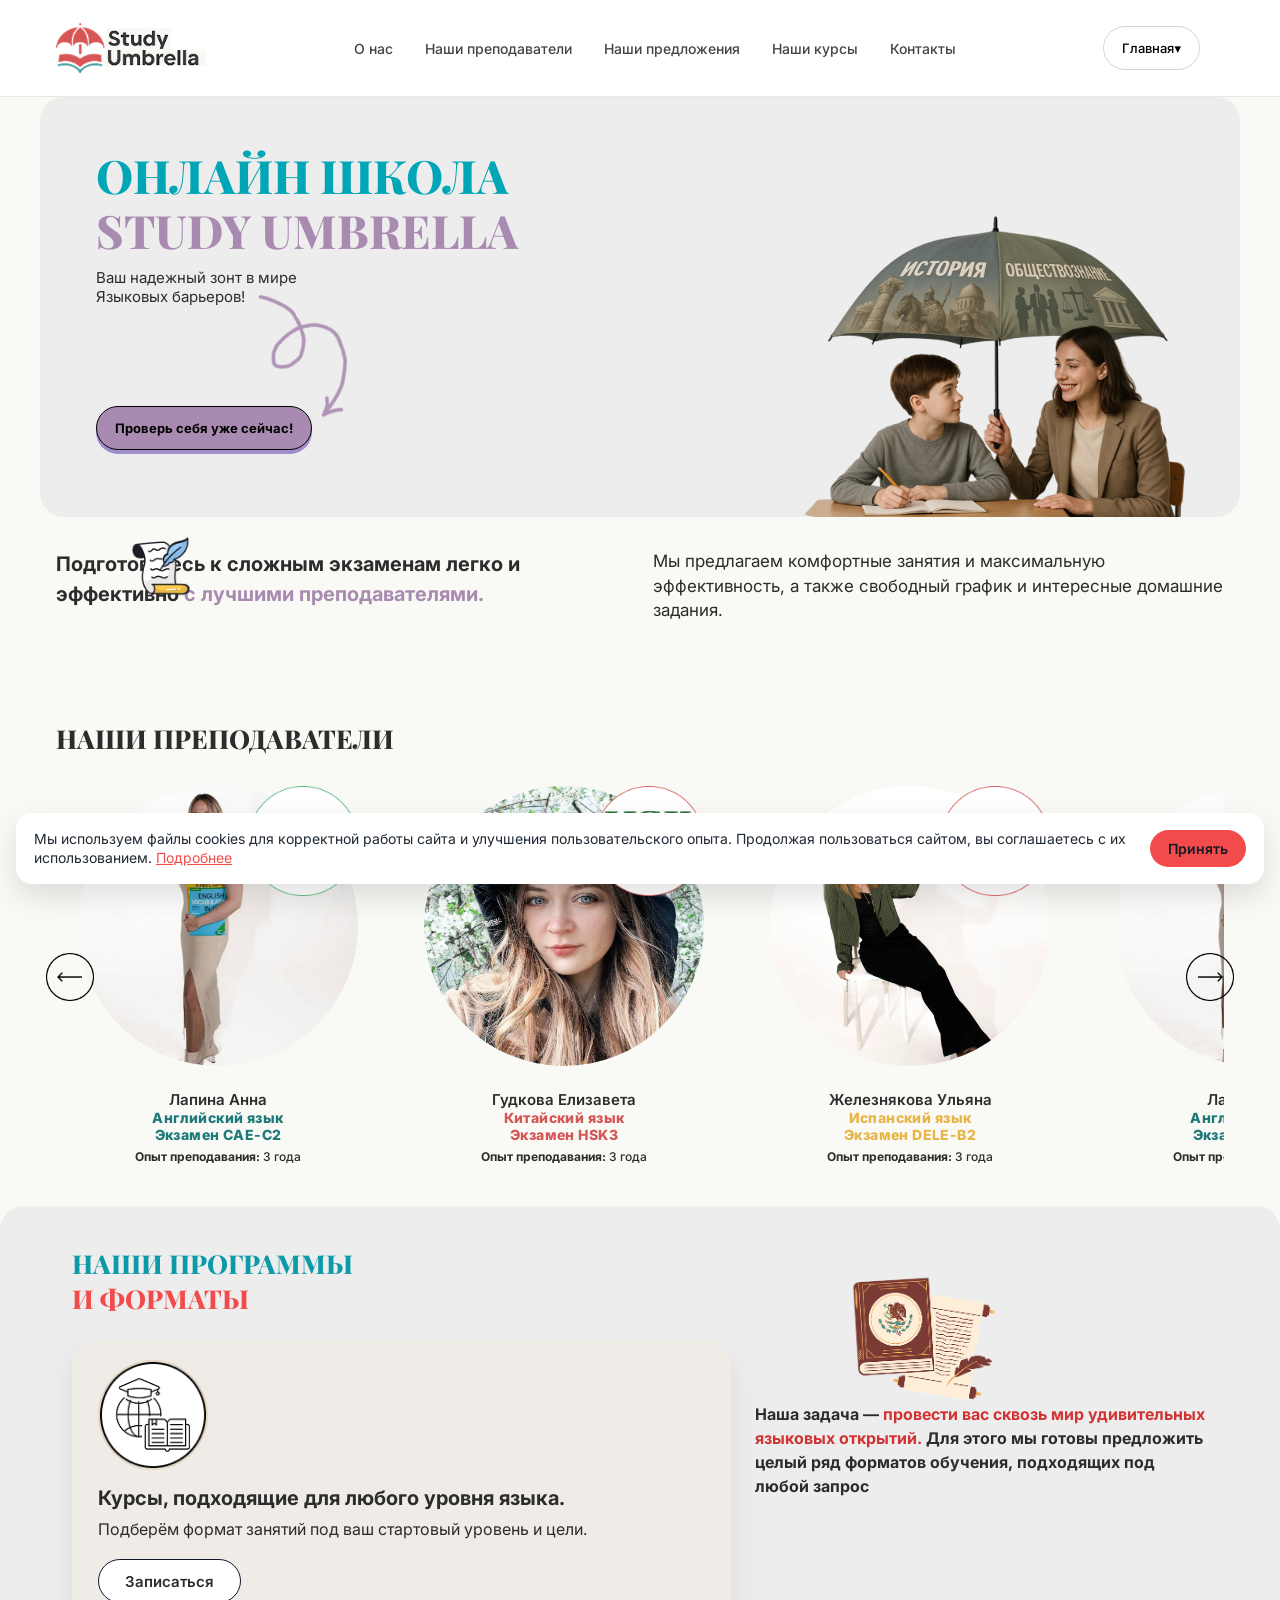
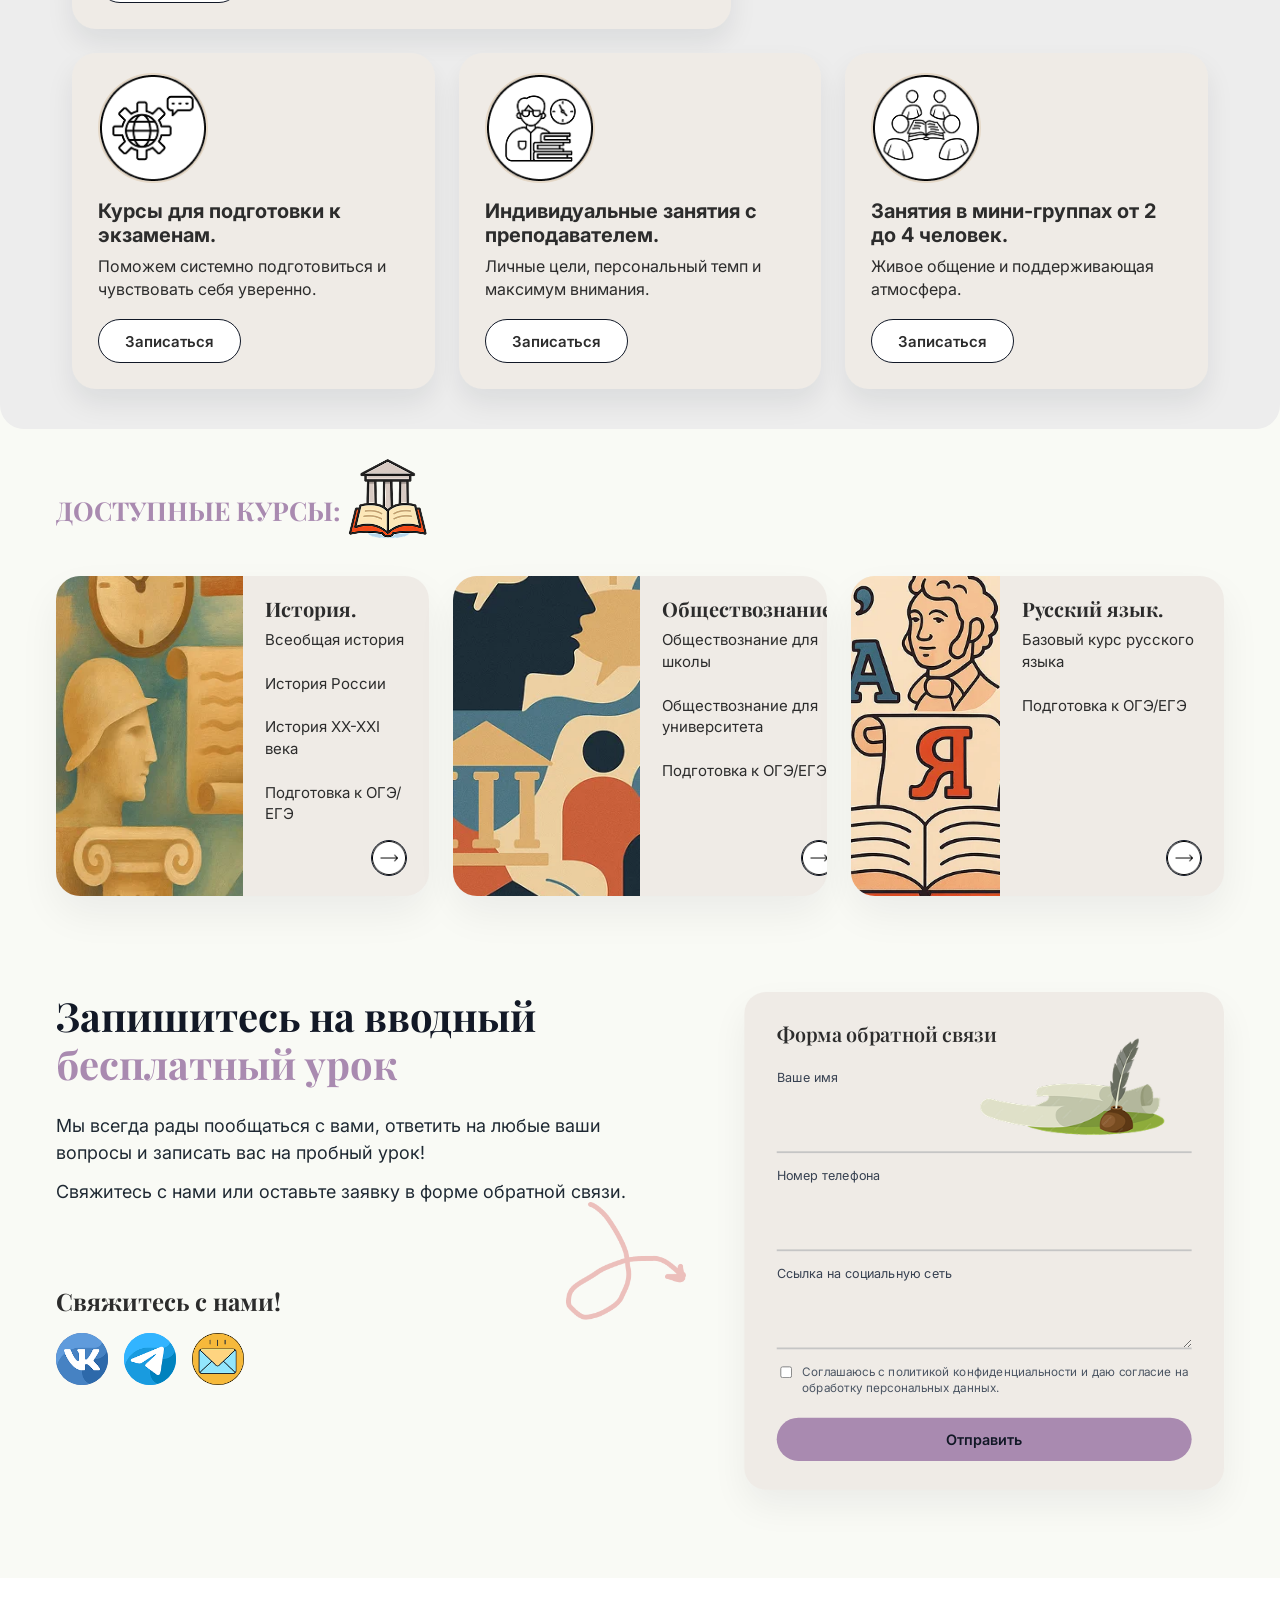
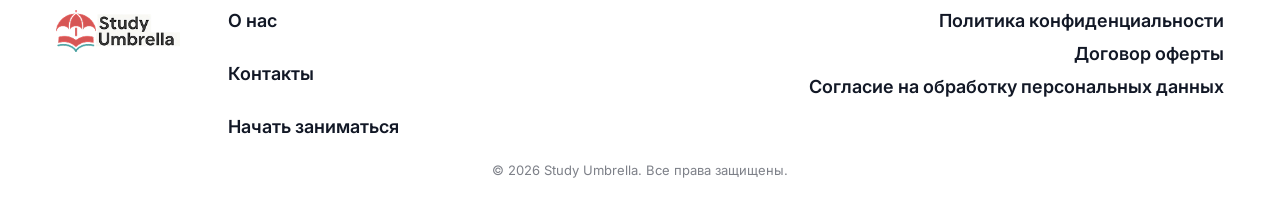
<file: docs/humanities-school.html>
<!DOCTYPE html>
<html lang="ru">
<head>
<meta charset="UTF-8" />
<meta name="viewport" content="width=device-width, initial-scale=1.0" />

<!-- Шрифты: preconnect + прямая ссылка вместо @import в CSS (быстрее строится CSSOM) -->
<link rel="preconnect" href="https://fonts.googleapis.com">
<link rel="preconnect" href="https://fonts.gstatic.com" crossorigin>
<link rel="stylesheet" href="https://fonts.googleapis.com/css2?family=Playfair+Display:wght@400;700&family=Inter:wght@400;500;600;700&display=swap">

<title>Гуманитарная школа — история, обществознание, русский язык | Study Umbrella</title>
<meta name="description" content="Гуманитарная онлайн-школа Study Umbrella: история, обществознание и русский язык, подготовка к ЕГЭ и ОГЭ с индивидуальным подходом. Бесплатный пробный урок." />
<link rel="canonical" href="https://mednikovxx-ux.github.io/l-Study_umbrella2/humanities-school.html" />

<!-- Open Graph -->
<meta property="og:type" content="website" />
<meta property="og:title" content="Гуманитарная школа — история, обществознание, русский язык | Study Umbrella" />
<meta property="og:description" content="Гуманитарная онлайн-школа Study Umbrella: история, обществознание и русский язык, подготовка к ЕГЭ и ОГЭ с индивидуальным подходом. Бесплатный пробный урок." />
<meta property="og:url" content="https://mednikovxx-ux.github.io/l-Study_umbrella2/humanities-school.html" />
<meta property="og:image" content="https://mednikovxx-ux.github.io/l-Study_umbrella2/img/hero-main.webp" />
<meta property="og:locale" content="ru_RU" />

<!-- Twitter -->
<meta name="twitter:card" content="summary_large_image" />
<meta name="twitter:title" content="Гуманитарная школа — история, обществознание, русский язык | Study Umbrella" />
<meta name="twitter:description" content="Гуманитарная онлайн-школа Study Umbrella: история, обществознание и русский язык, подготовка к ЕГЭ и ОГЭ с индивидуальным подходом. Бесплатный пробный урок." />

<!-- Favicon -->
<link rel="icon" href="img/favicon/favicon.ico" sizes="any">
<link rel="icon" type="image/png" sizes="32x32" href="img/favicon/favicon-32x32.png">
<link rel="icon" type="image/png" sizes="16x16" href="img/favicon/favicon-16x16.png">
<link rel="apple-touch-icon" href="img/favicon/apple-touch-icon.png">

<!-- Styles -->
<link rel="stylesheet" href="css/globals.css" />
<link rel="stylesheet" href="css/main.css" />
<link rel="stylesheet" href="css/language.css">
<link rel="stylesheet" href="css/inner-switch.css">

<!-- Structured data (SEO) -->
<script type="application/ld+json">
{"@context":"https://schema.org","@type":"EducationalOrganization","name":"Study Umbrella","url":"https://mednikovxx-ux.github.io/l-Study_umbrella2/index.html","logo":"https://mednikovxx-ux.github.io/l-Study_umbrella2/img/logo.png","description":"Онлайн-школа языковых и гуманитарных курсов с индивидуальным подходом.","sameAs":["https://vk.com/study_umbrella","https://t.me/study_umbrella_online"]}</script>
</head>

<body class="page-humanities">

<header class="header" id="siteHeader">
  <div class="container header__inner">

    <!-- ЛОГОТИП -->
    <a href="index.html" class="logo">
      <img src="img/logo.png" class="logo__img" alt="Логотип" loading="lazy">
    </a>

    <!-- МЕНЮ -->
    <nav class="nav">
      <a href="#about">О нас</a>
      <a href="#teachers">Наши преподаватели</a>
      <a href="#offers">Наши предложения</a>
      <a href="#courses">Наши курсы</a>
      <a href="#contacts">Контакты</a>

      <!-- МОБИЛКА: ГЛАВНАЯ -> 2 уровня -->
      <div class="nav-main-group">
        <button class="nav-main-toggle" type="button">Главная <span class="chevron">▾</span></button>

        <div class="nav-main-submenu"><div class="nav-main-submenu__inner">

          <!-- 2-Й УРОВЕНЬ: ЯЗЫКОВАЯ ШКОЛА -->
          <div class="nav-sub-group">
            <button class="nav-sub-toggle" type="button">Языковая школа <span class="chevron">▾</span></button>
            <div class="nav-sub-submenu"><div class="nav-sub-submenu__inner">
              <a href="language-school-en.html" style="--link-accent: var(--en-accent)">English</a>
              <a href="language-school-es.html" style="--link-accent: var(--es-accent)">Español</a>
              <a href="language-school-zh.html" style="--link-accent: var(--zh-accent)">中文</a>
            </div></div>
          </div>

          <!-- 2-Й УРОВЕНЬ: ГУМАНИТАРНАЯ ШКОЛА -->
          <div class="nav-sub-group">
            <button class="nav-sub-toggle" type="button">Гуманитарная школа <span class="chevron">▾</span></button>
            <div class="nav-sub-submenu"><div class="nav-sub-submenu__inner">
              <a href="humanities-history.html" style="--link-accent: var(--hist-accent)">История</a>
              <a href="humanities-social.html" style="--link-accent: var(--soc-accent)">Обществознание</a>
              <a href="humanities-russian.html" style="--link-accent: var(--rus-accent)">Русский язык</a>
            </div></div>
          </div>

        </div></div>
      </div>
    </nav>

    <!-- ПРАВАЯ ЧАСТЬ (ДЕСКТОП) -->
    <div class="header__right">

      <!-- Главная -->
      <div class="dropdown" id="mainDropdown">
        <button class="btn btn--ghost btn--main dropdown__toggle" id="mainMenuToggle" type="button">
          Главная <span class="chevron">▾</span>
        </button>
        <div class="dropdown__menu" id="mainMenu">
          <a href="language-school.html" class="dropdown__group-link">Языковая школа</a>
          <a href="language-school-en.html" class="dropdown__sub-link" style="--link-accent: var(--en-accent)">English</a>
          <a href="language-school-es.html" class="dropdown__sub-link" style="--link-accent: var(--es-accent)">Español</a>
          <a href="language-school-zh.html" class="dropdown__sub-link" style="--link-accent: var(--zh-accent)">中文</a>

          <a href="humanities-school.html" class="dropdown__group-link">Гуманитарная школа</a>
          <a href="humanities-history.html" class="dropdown__sub-link" style="--link-accent: var(--hist-accent)">История</a>
          <a href="humanities-social.html" class="dropdown__sub-link" style="--link-accent: var(--soc-accent)">Обществознание</a>
          <a href="humanities-russian.html" class="dropdown__sub-link" style="--link-accent: var(--rus-accent)">Русский язык</a>
        </div>
      </div>

      
      
    </div>

    <!-- БУРГЕР ДЛЯ МОБИЛЬНОЙ ВЕРСИИ -->
    <button class="burger burger--with-text" id="burgerToggle" type="button" aria-label="Открыть меню">
      <span class="burger__text">Главная</span>
      <span class="burger__icon" aria-hidden="true">
        <span></span><span></span><span></span>
      </span>
    </button>

  </div>
</header>

<!-- HERO -->
<section class="hero">
  <div class="container hero__inner">

    <div class="hero__content">

      <h1 class="hero__title hero-enter">
        <span class="hero__title-top">ОНЛАЙН ШКОЛА</span><br>
        <span class="hero__title-main">STUDY UMBRELLA</span>
      </h1>

      <p class="hero__text hero-enter" data-delay="1">
        Ваш надежный зонт в мире<br>
        Языковых барьеров!
      </p>

      <div class="hero__cta hero-enter" data-delay="2">
        <a href="#contacts" class="btn btn--primary hero__btn">
          <strong>Проверь себя уже сейчас!</strong>
        </a>
        <img src="img/cta-decor2.png" alt="" class="hero__cta-decor" loading="lazy">
      </div>

      <img src="img/hero-arrow3.png" alt="" class="hero__arrow" loading="lazy">
    </div>

    <div class="hero__image-wrap hero-enter" data-delay="2">
      <img src="img/hero-humanities.webp" alt="Гуманитарная онлайн-школа" class="hero__image">
    </div>

  </div>
</section>

<!-- О НАС -->
<section class="section" id="about">
  <div class="container">
    <div class="about-text">
      <p class="about-line">
        <strong>Подготовьтесь к сложным экзаменам легко и эффективно</strong>
        <span class="accent">с лучшими преподавателями.</span>
      </p>
      <p>
        Мы предлагаем комфортные занятия и максимальную эффективность, а также
        свободный график и интересные домашние задания.
      </p>
    </div>
  </div>
</section>

<section class="section" id="teachers">
  <div class="container">

    <h2 class="section__title">
      НАШИ ПРЕПОДАВАТЕЛИ
    </h2>

    <div class="teachers-slider">

      <button class="teachers-arrow teachers-arrow--left" type="button" aria-label="Назад">
        <img src="img/arrow-left.png" alt="" loading="lazy">
      </button>

      <div class="teachers-slider__viewport">
        <div class="teachers-slider__track">

          <article class="teacher-card">
            <div class="teacher-card__photo-wrap">
              <div class="teacher-card__photo">
                <img src="img/teacher-1.jpg" alt="Лапина Анна" loading="lazy">
              </div>
              <div class="teacher-card__badge">
                <img src="img/badge-cae.png" alt="Сертификат CAE" loading="lazy">
              </div>
            </div>
            <h3 class="teacher-card__name">Лапина Анна</h3>
            <p class="teacher-card__subject teacher-card__subject--english">
              Английский язык <br>Экзамен CAE-C2
            </p>
            <p class="teacher-card__exp"><strong>Опыт преподавания:</strong> 3 года</p>
          </article>

          <article class="teacher-card">
            <div class="teacher-card__photo-wrap">
              <div class="teacher-card__photo">
                <img src="img/teacher-2.jpg" alt="Гудкова Елизавета" loading="lazy">
              </div>
              <div class="teacher-card__badge">
                <img src="img/badge-cae2.png" alt="Экзамен HSK3" loading="lazy">
              </div>
            </div>
            <h3 class="teacher-card__name">Гудкова Елизавета</h3>
            <p class="teacher-card__subject teacher-card__subject--chines">
              Китайский язык <br>Экзамен HSK3
            </p>
            <p class="teacher-card__exp"><strong>Опыт преподавания:</strong> 3 года</p>
          </article>

          <article class="teacher-card">
            <div class="teacher-card__photo-wrap">
              <div class="teacher-card__photo">
                <img src="img/teacher-3.jpg" alt="Железнякова Ульяна" loading="lazy">
              </div>
              <div class="teacher-card__badge">
                <img src="img/badge-cae3.png" alt="Экзамен DELE-B2" loading="lazy">
              </div>
            </div>
            <h3 class="teacher-card__name">Железнякова Ульяна</h3>
            <p class="teacher-card__subject teacher-card__subject--spanies">
              Испанский язык <br>Экзамен DELE-B2
            </p>
            <p class="teacher-card__exp"><strong>Опыт преподавания:</strong> 3 года</p>
          </article>

          <article class="teacher-card">
            <div class="teacher-card__photo-wrap">
              <div class="teacher-card__photo">
                <img src="img/teacher-1.jpg" alt="Лапина Анна" loading="lazy">
              </div>
              <div class="teacher-card__badge">
                <img src="img/badge-cae.png" alt="Сертификат CAE" loading="lazy">
              </div>
            </div>
            <h3 class="teacher-card__name">Лапина Анна</h3>
            <p class="teacher-card__subject teacher-card__subject--english">
              Английский язык <br>Экзамен CAE-C2
            </p>
            <p class="teacher-card__exp"><strong>Опыт преподавания:</strong> 3 года</p>
          </article>

          <article class="teacher-card">
            <div class="teacher-card__photo-wrap">
              <div class="teacher-card__photo">
                <img src="img/teacher-2.jpg" alt="Гудкова Елизавета" loading="lazy">
              </div>
              <div class="teacher-card__badge">
                <img src="img/badge-cae2.png" alt="Экзамен HSK3" loading="lazy">
              </div>
            </div>
            <h3 class="teacher-card__name">Гудкова Елизавета</h3>
            <p class="teacher-card__subject teacher-card__subject--chines">
              Китайский язык <br>Экзамен HSK3
            </p>
            <p class="teacher-card__exp"><strong>Опыт преподавания:</strong> 3 года</p>
          </article>

          <article class="teacher-card">
            <div class="teacher-card__photo-wrap">
              <div class="teacher-card__photo">
                <img src="img/teacher-3.jpg" alt="Железнякова Ульяна" loading="lazy">
              </div>
              <div class="teacher-card__badge">
                <img src="img/badge-cae3.png" alt="Экзамен DELE-B2" loading="lazy">
              </div>
            </div>
            <h3 class="teacher-card__name">Железнякова Ульяна</h3>
            <p class="teacher-card__subject teacher-card__subject--spanies">
              Испанский язык <br>Экзамен DELE-B2
            </p>
            <p class="teacher-card__exp"><strong>Опыт преподавания:</strong> 3 года</p>
          </article>

        </div>
      </div>

      <button class="teachers-arrow teachers-arrow--right" type="button" aria-label="Вперёд">
        <img src="img/arrow-right.png" alt="" loading="lazy">
      </button>

    </div>

  </div>
</section>

<!-- НАШИ ПРОГРАММЫ И ФОРМАТЫ -->
<section class="section section--soft section--programs" id="offers">
  <div class="container">
    <img src="img/book.png" alt="" class="offers-dancer" loading="lazy">

    <h2 class="section__title section__title--left">
      <span class="programs-title-main">НАШИ ПРОГРАММЫ</span>
      <span class="programs-title-accent">И ФОРМАТЫ</span>
    </h2>

    <div class="programs-grid">

      <div class="programs-grid__top">
        <article class="program-card program-card--wide">
          <div class="program-card__icon">
            <img src="img/program-1.png" alt="Курсы для любого уровня" loading="lazy">
          </div>
          <h3 class="program-card__title">
            Курсы, подходящие для любого уровня языка.
          </h3>
          <p class="program-card__text">
            Подберём формат занятий под ваш стартовый уровень и цели.
          </p>
          <a href="#contacts" class="program-card__btn">Записаться</a>
        </article>

        <div class="programs-info">
         <br> <strong> Наша задача — <span class="programs-info__accent">
            провести вас сквозь мир удивительных языковых открытий.
          </span>Для этого мы готовы предложить целый ряд форматов обучения, подходящих под любой запрос</strong>
        </div>
      </div>

      <div class="programs-grid__bottom">
        <article class="program-card">
          <div class="program-card__icon">
            <img src="img/program-2.png" alt="Подготовка к экзаменам" loading="lazy">
          </div>
          <h3 class="program-card__title">
            Курсы для подготовки к экзаменам.
          </h3>
          <p class="program-card__text">
            Поможем системно подготовиться и чувствовать себя уверенно.
          </p>
          <a href="#contacts" class="program-card__btn">Записаться</a>
        </article>

        <article class="program-card">
          <div class="program-card__icon">
            <img src="img/program-3.png" alt="Индивидуальные занятия" loading="lazy">
          </div>
          <h3 class="program-card__title">
            Индивидуальные занятия с преподавателем.
          </h3>
          <p class="program-card__text">
            Личные цели, персональный темп и максимум внимания.
          </p>
          <a href="#contacts" class="program-card__btn">Записаться</a>
        </article>

        <article class="program-card">
          <div class="program-card__icon">
            <img src="img/program-4.png" alt="Занятия в мини-группах" loading="lazy">
          </div>
          <h3 class="program-card__title">
            Занятия в мини-группах от 2 до 4 человек.
          </h3>
          <p class="program-card__text">
            Живое общение и поддерживающая атмосфера.
          </p>
          <a href="#contacts" class="program-card__btn">Записаться</a>
        </article>
      </div>

    </div>
  </div>
</section>

<section class="section" id="courses">
  <section class="section section--soft section--tracks">
    <div class="container">

      <h2 class="section__title section__title--red">
        ДОСТУПНЫЕ КУРСЫ:
      </h2>

      <div class="tracks">

        <!-- История -->
        <article class="track-card">
          <div class="track-card__image-wrap">
            <img src="img/humanities-1.webp" alt="Курсы истории" class="track-card__image" loading="lazy">
          </div>
          <div class="track-card__content">
            <h3 class="track-card__title">История.</h3>
            <p class="track-card__text">
              Всеобщая история<br><br>
              История России<br><br>
              История ХХ-ХХI века<br><br>
              Подготовка к ОГЭ/ЕГЭ
            </p>
            <a href="humanities-history.html" class="track-card__arrow">
              <img src="img/track-arrow.png" alt="Подробнее" loading="lazy">
            </a>
          </div>
        </article>

        <!-- Обществознание -->
        <article class="track-card">
          <div class="track-card__image-wrap">
            <img src="img/humanities-2.webp" alt="Курсы обществознания" class="track-card__image" loading="lazy">
          </div>
          <div class="track-card__content">
            <h3 class="track-card__title">Обществознание.</h3>
            <p class="track-card__text">
              Обществознание для школы<br><br>
              Обществознание для университета<br><br>
              Подготовка к ОГЭ/ЕГЭ
            </p>
            <a href="humanities-social.html" class="track-card__arrow">
              <img src="img/track-arrow.png" alt="Подробнее" loading="lazy">
            </a>
          </div>
        </article>

        <!-- Русский язык -->
        <article class="track-card track-card--narrow">
          <div class="track-card__image-wrap">
            <img src="img/humanities-3.webp" alt="Курсы русского языка" class="track-card__image" loading="lazy">
          </div>
          <div class="track-card__content">
            <h3 class="track-card__title">Русский язык.</h3>
            <p class="track-card__text">
              Базовый курс русского языка<br><br>
              Подготовка к ОГЭ/ЕГЭ
            </p>
            <a href="humanities-russian.html" class="track-card__arrow">
              <img src="img/track-arrow.png" alt="Подробнее" loading="lazy">
            </a>
          </div>
        </article>

      </div>
    </div>
  </section>
</section>

<!-- КОНТАКТЫ / ФОРМА -->
<section class="section section--contacts" id="contacts">
  <div class="container contact">

    <div class="contact__left">
      <h2 class="contact__title">
        Запишитесь на вводный
        <span class="contact__title-accent">бесплатный урок</span>
      </h2>

      <p class="contact__text">
        Мы всегда рады пообщаться с вами, ответить на любые ваши вопросы
        и записать вас на пробный урок!
      </p>
      <p class="contact__text">
        Свяжитесь с нами или оставьте заявку в форме обратной связи.
      </p>

      <img src="img/hero-arrow2.png" alt="" class="contact__arrow" loading="lazy">

      <h3 class="contact__subtitle">Свяжитесь с нами!</h3>

      <div class="contact__socials">
        <a href="https://vk.com/study_umbrella?from=groups" class="contact__social contact__social--vk">
          <img src="img/social-vk.png" alt="ВКонтакте" loading="lazy">
        </a>
        <a href="https://t.me/study_umbrella_online" class="contact__social contact__social--tg">
          <img src="img/social-tg.png" alt="Telegram" loading="lazy">
        </a>
        <a href="mailto:umbrella.study.sc@gmail.com" class="contact__social contact__social--mail">
          <img src="img/social-mail.png" alt="E-mail" loading="lazy">
        </a>
      </div>
    </div>

    <form class="contact-form" id="contactForm">
  <img src="img/island.png" alt="" class="contact-form__guard" loading="lazy">

  <h3 class="contact-form__title">Форма обратной связи</h3>

  <!-- Антибот (honeypot) -->
  <input type="text" name="company" tabindex="-1" autocomplete="off" aria-hidden="true"
         style="position:absolute; left:-9999px; width:1px; height:1px; opacity:0;">

  <!-- Антибот по времени заполнения -->
  <input type="hidden" name="form_started_at" id="form_started_at">

  <!-- Страница (чтобы всегда приходила) -->
  <input type="hidden" name="page" id="form_page">

  <label class="contact-form__field">
    <span>Ваше имя</span>
    <input type="text" name="name" required minlength="2" />
  </label>

  <label class="contact-form__field">
    <span>Номер телефона</span>
    <input type="tel" name="phone" required />
  </label>

  <label class="contact-form__field">
    <span>Ссылка на социальную сеть</span>
    <textarea name="comment" rows="2"></textarea>
  </label>

  <label class="contact-form__checkbox">
    <input type="checkbox" name="policy" required />
    <span>
      Соглашаюсь с политикой конфиденциальности и даю согласие
      на обработку персональных данных.
    </span>
  </label>

  <button class="contact-form__submit" type="submit">
    Отправить
  </button>
</form>
<div id="formToast" class="form-toast"></div>

  </div>
</section>

<footer class="footer">
  <div class="container footer__inner">

    <!-- ЛОГО -->
    <a href="index.html" class="footer__logo">
      <img src="img/logo.png" alt="Study Umbrella" loading="lazy">
    </a>

    <!-- ЛЕВЫЕ ССЫЛКИ -->
    <nav class="footer__nav">
      <a href="#about">О нас</a>
      <a href="#contacts">Контакты</a>
      <a href="#courses">Начать заниматься</a>
    </nav>

    <!-- ПРАВЫЕ ССЫЛКИ (СТОЛБИК СПРАВА) -->
    <div class="footer__right">
      <a href="policy.html" class="footer__policy" target="_blank">Политика конфиденциальности</a>
      <a href="offer.html" class="footer__policy" target="_blank">Договор оферты</a>
      <a href="consent.html" class="footer__policy" target="_blank">Согласие на обработку персональных данных</a>
    </div>

    <!-- НИЖНЯЯ СТРОКА -->
    <div class="footer__legal">
      © 2026 Study Umbrella. Все права защищены.
    </div>

  </div>
</footer>

<!-- COOKIE CONSENT -->
<div class="cookie-banner" id="cookieBanner">
  <div class="cookie-banner__content">
    <p class="cookie-banner__text">
      Мы используем файлы cookies для корректной работы сайта и улучшения пользовательского опыта.
      Продолжая пользоваться сайтом, вы соглашаетесь с их использованием.
      <a href="policy.html" target="_blank">Подробнее</a>
    </p>
    <button class="cookie-banner__btn" id="cookieAccept">
      Принять
    </button>
  </div>
</div>

<script src="assets/scroll-reveal.js"></script>

<script src="assets/nav.js"></script>
<script src="assets/teachers-carousel.js"></script>
<script src="assets/cookie-consent.js"></script>
<script src="assets/contact-form.js"></script>

</body>
</html>
</file>
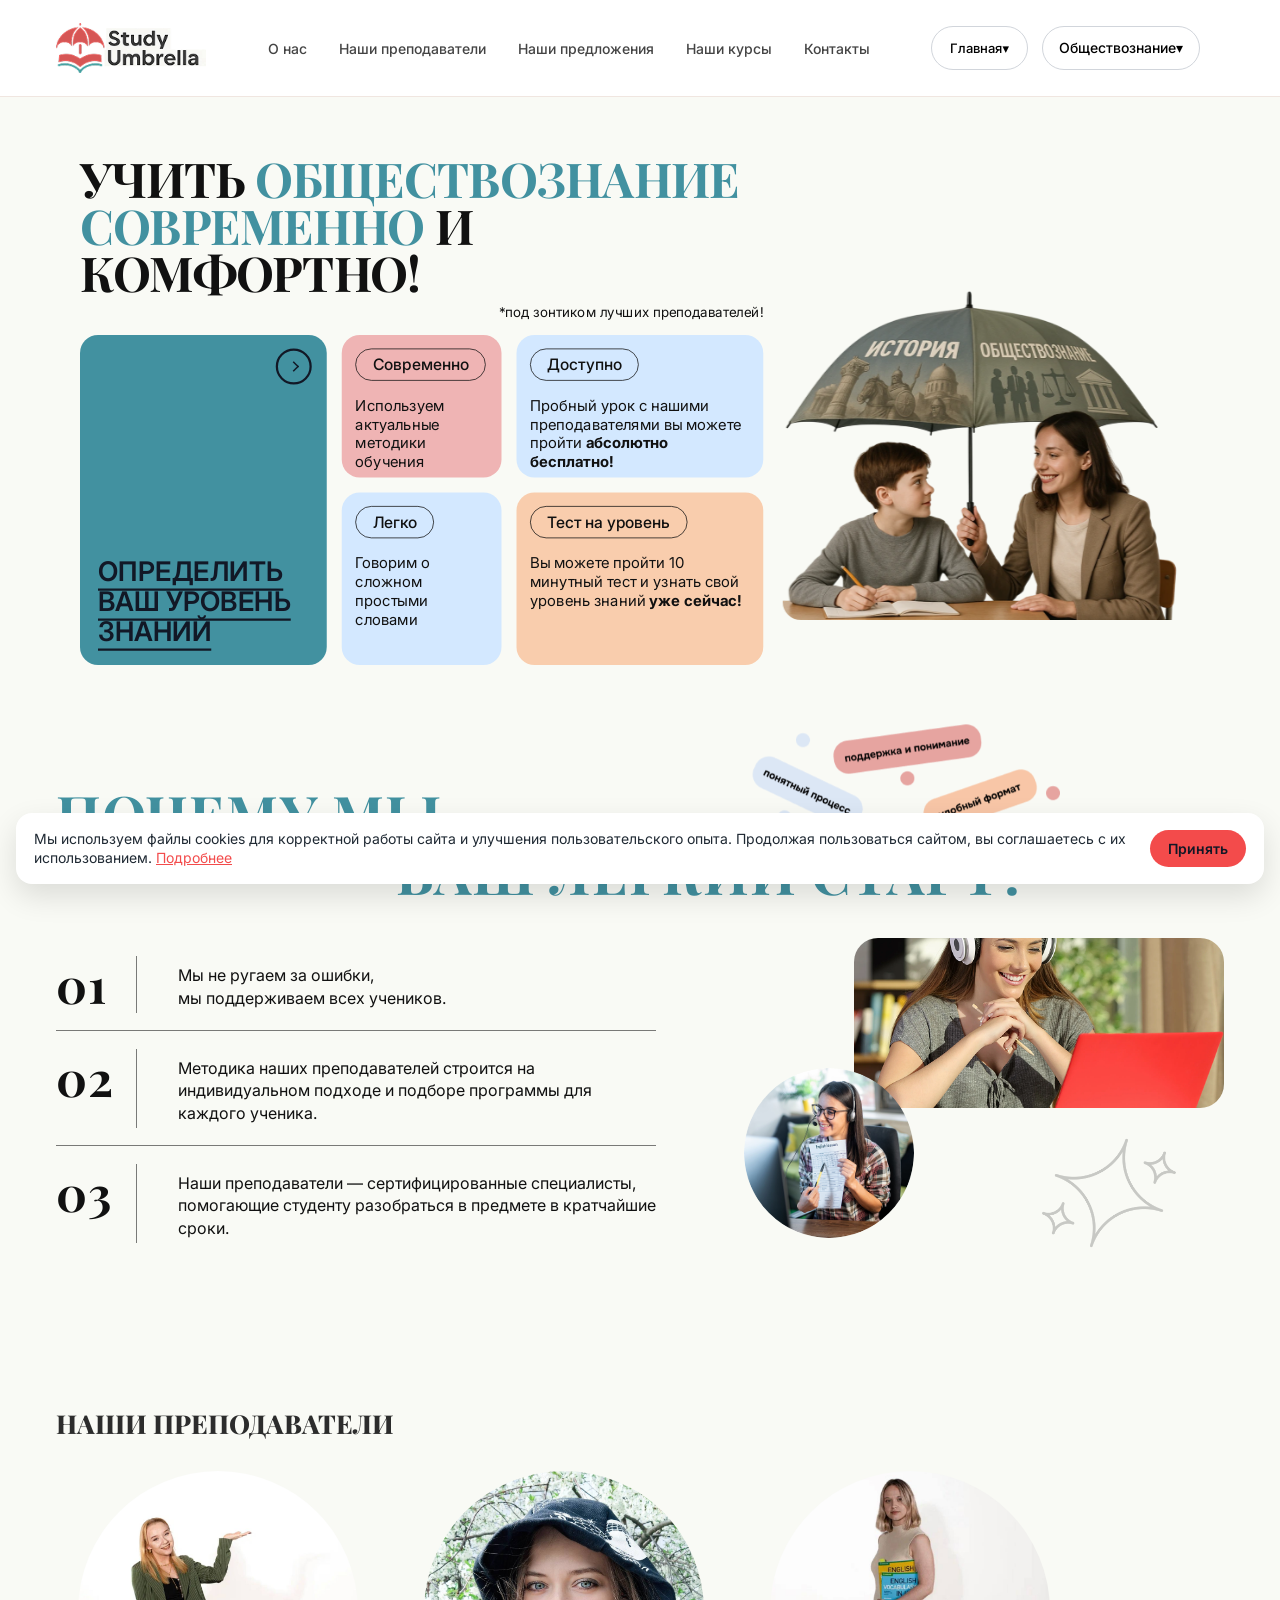
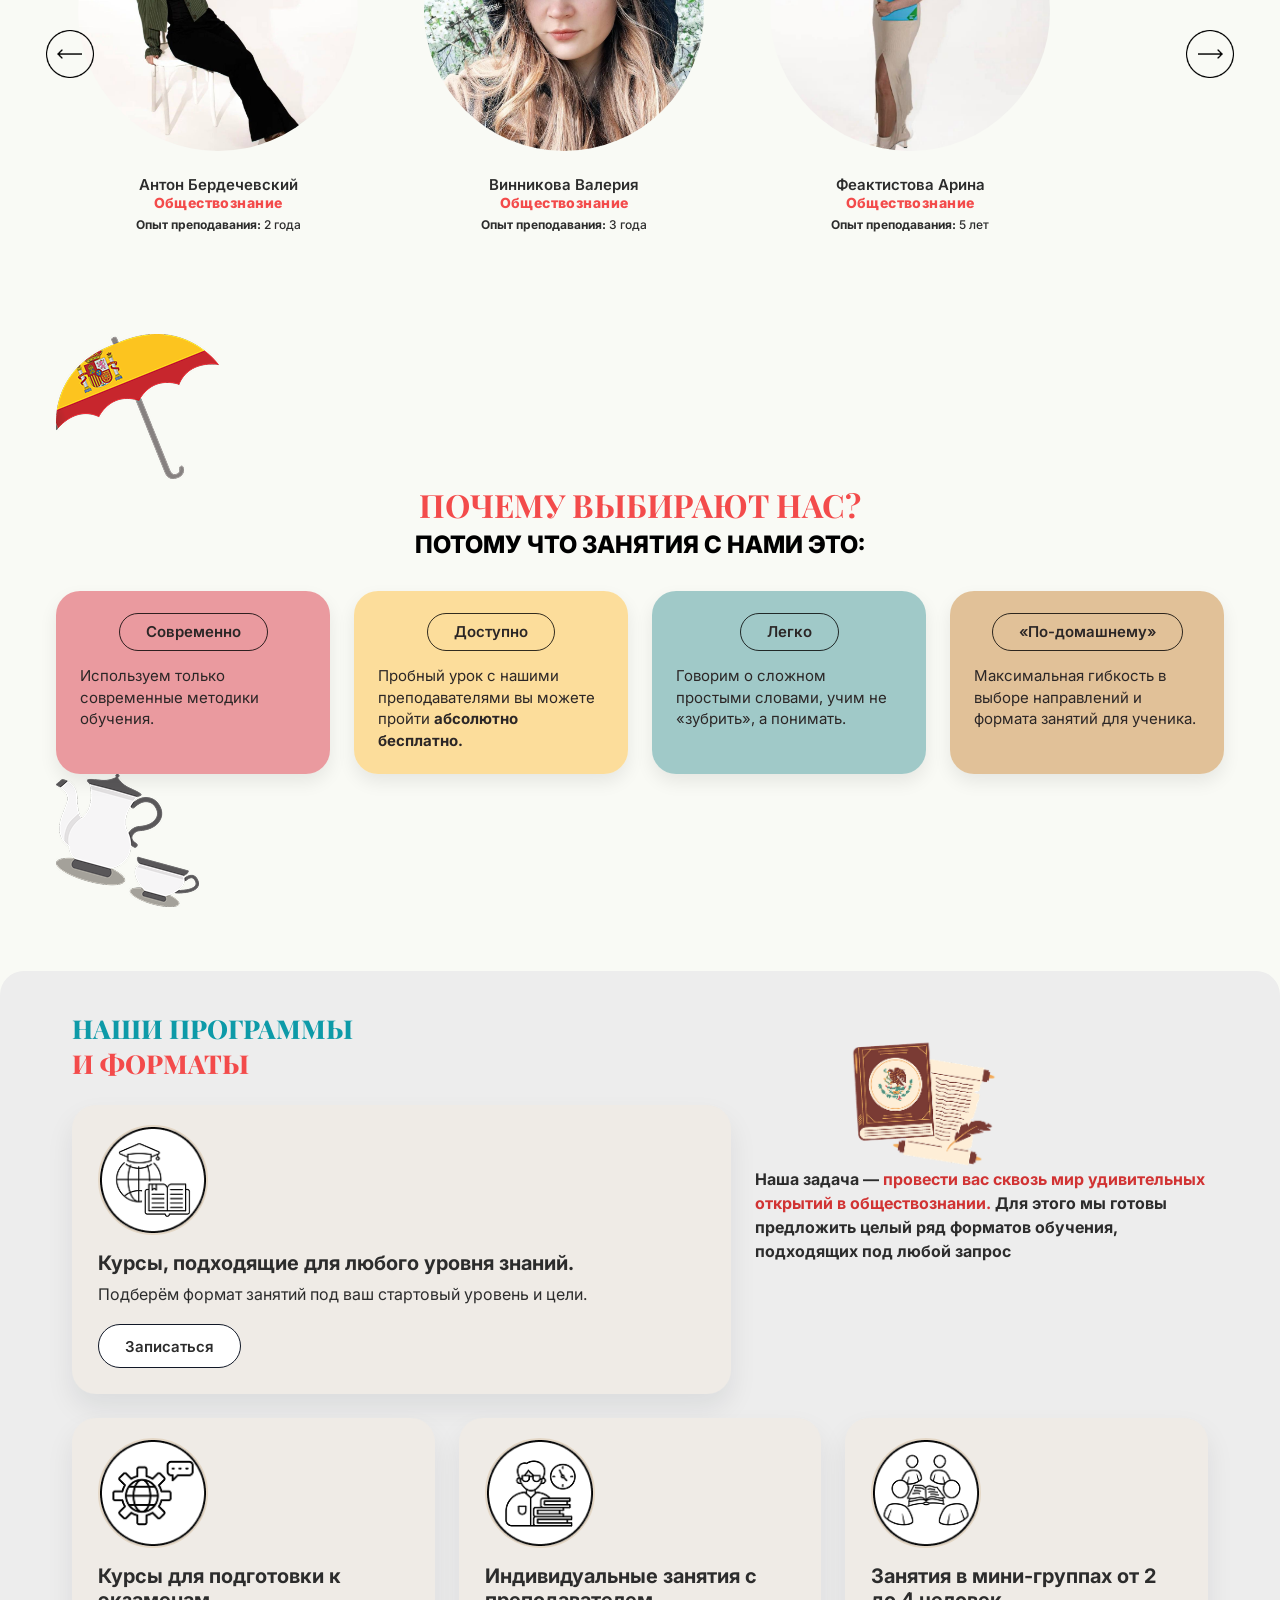
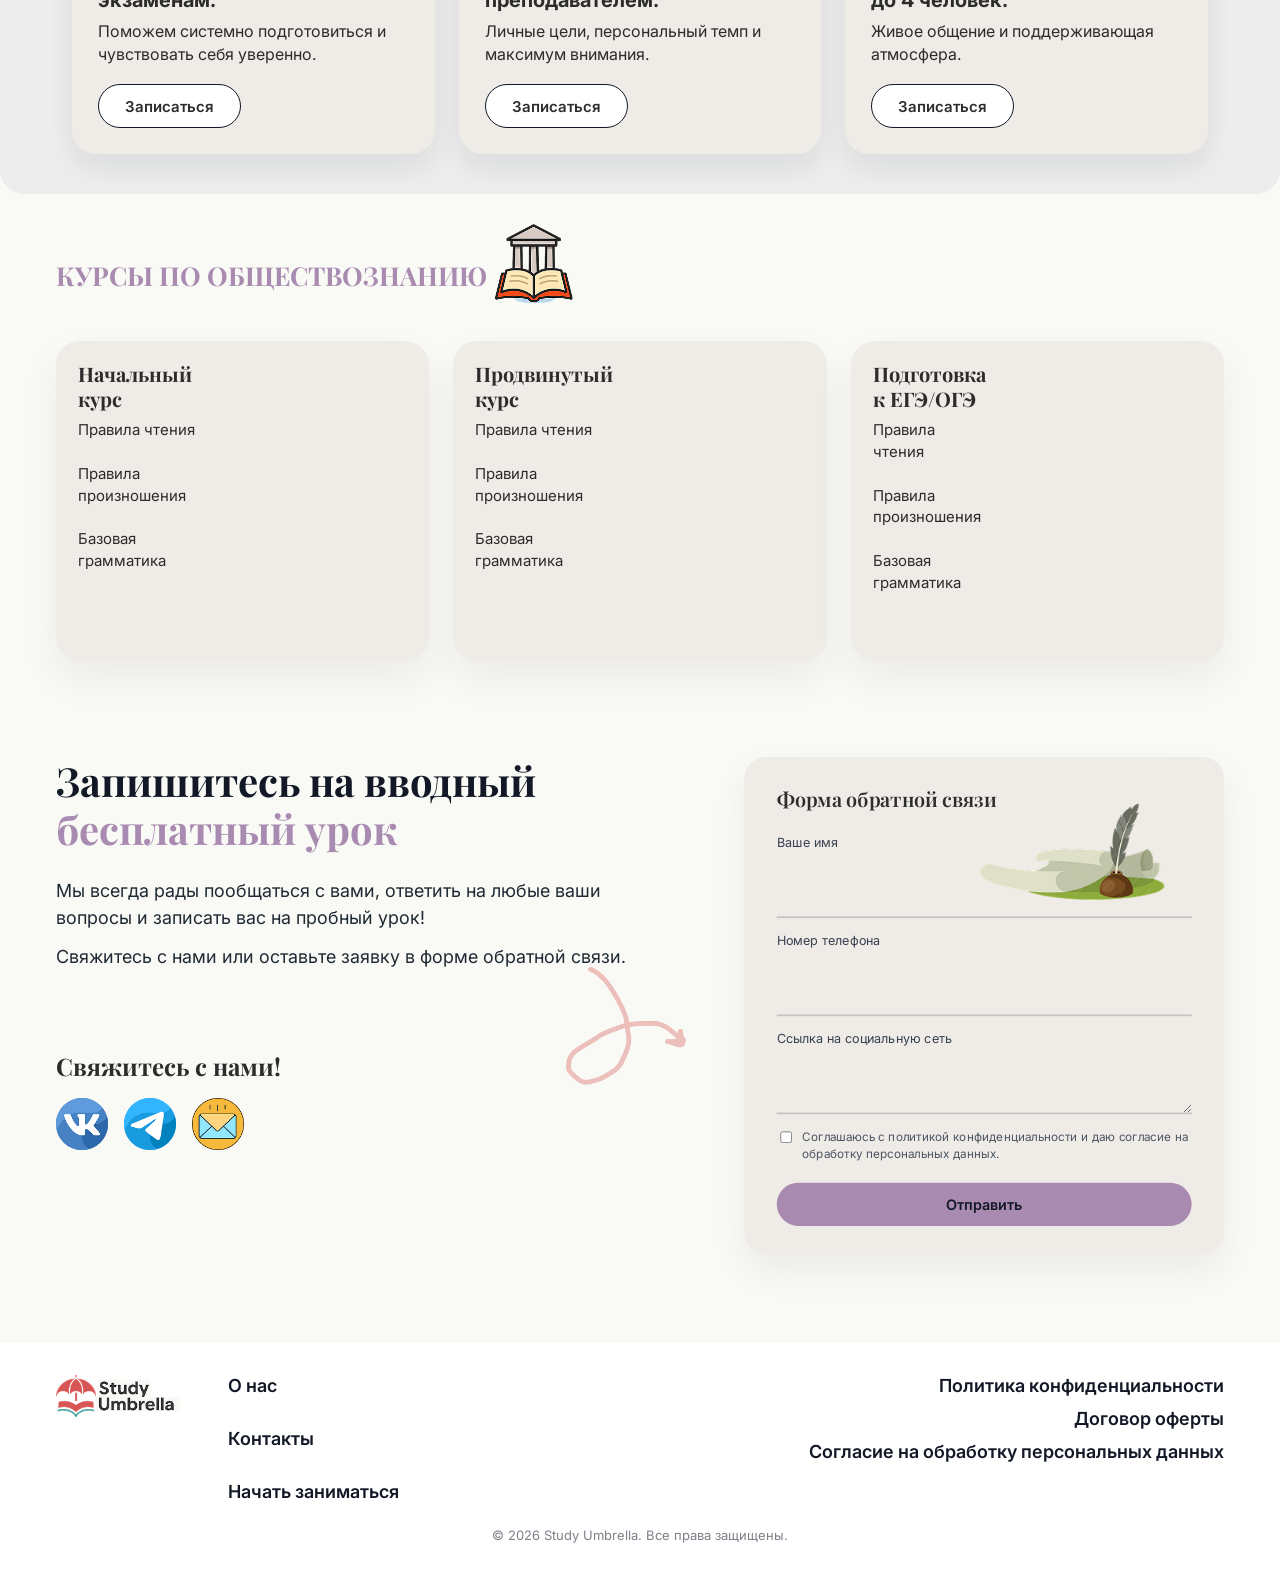
<file: docs/humanities-social.html>
<!DOCTYPE html>
<html lang="ru">
<head>
<meta charset="UTF-8" />
<meta name="viewport" content="width=device-width, initial-scale=1.0" />

<!-- Шрифты: preconnect + прямая ссылка вместо @import в CSS (быстрее строится CSSOM) -->
<link rel="preconnect" href="https://fonts.googleapis.com">
<link rel="preconnect" href="https://fonts.gstatic.com" crossorigin>
<link rel="stylesheet" href="https://fonts.googleapis.com/css2?family=Playfair+Display:wght@400;700&family=Inter:wght@400;500;600;700&display=swap">

<title>Обществознание онлайн — подготовка к ЕГЭ и ОГЭ | Study Umbrella</title>
<meta name="description" content="Курсы обществознания онлайн: базовый и продвинутый курс, подготовка к ЕГЭ и ОГЭ. Индивидуальный подход и бесплатный пробный урок в Study Umbrella." />
<link rel="canonical" href="https://mednikovxx-ux.github.io/l-Study_umbrella2/humanities-social.html" />

<!-- Open Graph -->
<meta property="og:type" content="website" />
<meta property="og:title" content="Обществознание онлайн — подготовка к ЕГЭ и ОГЭ | Study Umbrella" />
<meta property="og:description" content="Курсы обществознания онлайн: базовый и продвинутый курс, подготовка к ЕГЭ и ОГЭ. Индивидуальный подход и бесплатный пробный урок в Study Umbrella." />
<meta property="og:url" content="https://mednikovxx-ux.github.io/l-Study_umbrella2/humanities-social.html" />
<meta property="og:image" content="https://mednikovxx-ux.github.io/l-Study_umbrella2/img/hero-main.webp" />
<meta property="og:locale" content="ru_RU" />

<!-- Twitter -->
<meta name="twitter:card" content="summary_large_image" />
<meta name="twitter:title" content="Обществознание онлайн — подготовка к ЕГЭ и ОГЭ | Study Umbrella" />
<meta name="twitter:description" content="Курсы обществознания онлайн: базовый и продвинутый курс, подготовка к ЕГЭ и ОГЭ. Индивидуальный подход и бесплатный пробный урок в Study Umbrella." />

<!-- Favicon -->
<link rel="icon" href="img/favicon/favicon.ico" sizes="any">
<link rel="icon" type="image/png" sizes="32x32" href="img/favicon/favicon-32x32.png">
<link rel="icon" type="image/png" sizes="16x16" href="img/favicon/favicon-16x16.png">
<link rel="apple-touch-icon" href="img/favicon/apple-touch-icon.png">

<!-- Styles -->
<link rel="stylesheet" href="css/globals.css" />
<link rel="stylesheet" href="css/main.css" />
<link rel="stylesheet" href="css/language.css">
<link rel="stylesheet" href="css/inner-switch.css">
<link rel="stylesheet" href="css/subject-hero.css">

<!-- Structured data (SEO) -->
<script type="application/ld+json">
{"@context":"https://schema.org","@type":"EducationalOrganization","name":"Study Umbrella","url":"https://mednikovxx-ux.github.io/l-Study_umbrella2/index.html","logo":"https://mednikovxx-ux.github.io/l-Study_umbrella2/img/logo.png","description":"Онлайн-школа языковых и гуманитарных курсов с индивидуальным подходом.","sameAs":["https://vk.com/study_umbrella","https://t.me/study_umbrella_online"]}</script>
<script type="application/ld+json">
{"@context":"https://schema.org","@type":"Course","name":"Курсы обществознания","description":"Обществознание онлайн: базовый и продвинутый курс, подготовка к ЕГЭ и ОГЭ с индивидуальным преподавателем.","provider":{"@type":"EducationalOrganization","name":"Study Umbrella","sameAs":"https://mednikovxx-ux.github.io/l-Study_umbrella2/index.html"}}</script>
</head>

<body class="page-humanities" style="--subj-accent: var(--soc-accent);">

<header class="header" id="siteHeader">
  <div class="container header__inner">

    <!-- ЛОГОТИП -->
    <a href="index.html" class="logo">
      <img src="img/logo.png" class="logo__img" alt="Логотип" loading="lazy">
    </a>

    <!-- МЕНЮ -->
    <nav class="nav">
      <a href="#about">О нас</a>
      <a href="#teachers">Наши преподаватели</a>
      <a href="#offers">Наши предложения</a>
      <a href="#courses">Наши курсы</a>
      <a href="#contacts">Контакты</a>

      <!-- МОБИЛКА: ГЛАВНАЯ -> 2 уровня -->
      <div class="nav-main-group">
        <button class="nav-main-toggle" type="button">Главная <span class="chevron">▾</span></button>

        <div class="nav-main-submenu"><div class="nav-main-submenu__inner">

          <!-- 2-Й УРОВЕНЬ: ЯЗЫКОВАЯ ШКОЛА -->
          <div class="nav-sub-group">
            <button class="nav-sub-toggle" type="button">Языковая школа <span class="chevron">▾</span></button>
            <div class="nav-sub-submenu"><div class="nav-sub-submenu__inner">
              <a href="language-school-en.html" style="--link-accent: var(--en-accent)">English</a>
              <a href="language-school-es.html" style="--link-accent: var(--es-accent)">Español</a>
              <a href="language-school-zh.html" style="--link-accent: var(--zh-accent)">中文</a>
            </div></div>
          </div>

          <!-- 2-Й УРОВЕНЬ: ГУМАНИТАРНАЯ ШКОЛА -->
          <div class="nav-sub-group">
            <button class="nav-sub-toggle" type="button">Гуманитарная школа <span class="chevron">▾</span></button>
            <div class="nav-sub-submenu"><div class="nav-sub-submenu__inner">
              <a href="humanities-history.html" style="--link-accent: var(--hist-accent)">История</a>
              <a href="humanities-social.html" style="--link-accent: var(--soc-accent)">Обществознание</a>
              <a href="humanities-russian.html" style="--link-accent: var(--rus-accent)">Русский язык</a>
            </div></div>
          </div>

        </div></div>
      </div>
    </nav>

    <!-- ПРАВАЯ ЧАСТЬ (ДЕСКТОП) -->
    <div class="header__right header__right--switch">

      <!-- Главная -->
      <div class="dropdown" id="mainDropdown">
        <button class="btn btn--ghost btn--main dropdown__toggle" id="mainMenuToggle" type="button">
          Главная <span class="chevron">▾</span>
        </button>
        <div class="dropdown__menu" id="mainMenu">
          <a href="language-school.html" class="dropdown__group-link">Языковая школа</a>
          <a href="language-school-en.html" class="dropdown__sub-link" style="--link-accent: var(--en-accent)">English</a>
          <a href="language-school-es.html" class="dropdown__sub-link" style="--link-accent: var(--es-accent)">Español</a>
          <a href="language-school-zh.html" class="dropdown__sub-link" style="--link-accent: var(--zh-accent)">中文</a>

          <a href="humanities-school.html" class="dropdown__group-link">Гуманитарная школа</a>
          <a href="humanities-history.html" class="dropdown__sub-link" style="--link-accent: var(--hist-accent)">История</a>
          <a href="humanities-social.html" class="dropdown__sub-link" style="--link-accent: var(--soc-accent)">Обществознание</a>
          <a href="humanities-russian.html" class="dropdown__sub-link" style="--link-accent: var(--rus-accent)">Русский язык</a>
        </div>
      </div>

            <!-- Переключатель между предметами внутри хаба -->
      <div class="dropdown" id="switchDropdown">
        <button class="btn btn--ghost btn--main btn--switch dropdown__toggle" id="switchToggle" type="button">
          Обществознание <span class="chevron">▾</span>
        </button>
        <div class="dropdown__menu" id="switchMenu">
                    <a href="humanities-history.html">История</a>
                    <a href="humanities-social.html">Обществознание</a>
                    <a href="humanities-russian.html">Русский язык</a>
                  </div>
      </div>
      
      
    </div>

    <!-- БУРГЕР ДЛЯ МОБИЛЬНОЙ ВЕРСИИ -->
    <button class="burger burger--with-text" id="burgerToggle" type="button" aria-label="Открыть меню">
      <span class="burger__text">Главная</span>
      <span class="burger__icon" aria-hidden="true">
        <span></span><span></span><span></span>
      </span>
    </button>

  </div>
</header>

<!-- HERO -->
<section class="hero hero--subject">
  <div class="container">
    <div class="hero-subj">

      <div class="hero-subj__row-wrap">
        <div class="hero-subj__row">

          <div class="hero-subj__left">

            <h1 class="hero-subj__title hero-enter">
              <span class="t t--black">УЧИТЬ</span>
              <span class="t t--accent">ОБЩЕСТВОЗНАНИЕ</span><br>

              <span class="hero-subj__line2">
                <span class="t t--accent">СОВРЕМЕННО</span>
                <span class="t t--black">И</span>
                <span class="t t--black">КОМФОРТНО!</span>
              </span>
            </h1>

            <div class="hero-subj__quote hero-enter" data-delay="1">
              *под зонтиком лучших преподавателей!
            </div>

            <div class="hero-subj__grid hero-enter" data-delay="2">

              <a href="#contacts" class="hero-subj__card hero-subj__card--level">
                <span class="hero-subj__icon">
                  <span class="hero-subj__icon-dot"></span>
                </span>
                <span class="hero-subj__level-text">
                  ОПРЕДЕЛИТЬ<br>
                  ВАШ УРОВЕНЬ<br>
                  ЗНАНИЙ
                </span>
              </a>

              <div class="hero-subj__card hero-subj__card--c1">
                <div class="hero-subj__pill">Современно</div>
                <div class="hero-subj__card-text">
                  Используем актуальные методики обучения
                </div>
              </div>

              <div class="hero-subj__card hero-subj__card--c2">
                <div class="hero-subj__pill">Доступно</div>
                <div class="hero-subj__card-text">
                  Пробный урок с нашими преподавателями вы можете пройти
                  <strong>абсолютно бесплатно!</strong>
                </div>
              </div>

              <div class="hero-subj__card hero-subj__card--c3">
                <div class="hero-subj__pill">Легко</div>
                <div class="hero-subj__card-text">
                  Говорим о сложном простыми словами
                </div>
              </div>

              <div class="hero-subj__card hero-subj__card--c4">
                <div class="hero-subj__pill">Тест на уровень</div>
                <div class="hero-subj__card-text">
                  Вы можете пройти 10 минутный тест и узнать свой уровень знаний
                  <strong>уже сейчас!</strong>
                </div>
              </div>

            </div>
          </div>

          <div class="hero-subj__right hero-enter" data-delay="2">
            <!-- TODO: заменить на реальное тематическое фото, как только оно появится в img/ -->
            <img class="hero-subj__img" src="img/hero-humanities.webp" alt="Обществознание">
          </div>

        </div>
      </div>
    </div>
  </div>
</section>

<!-- WHY START -->
<section class="section start-why" id="why-start">
  <div class="container start-why__container">

    <img class="start-why__pills" src="img/sw-pills.png" alt="" loading="lazy">

    <h2 class="start-why__title">
      <span class="start-why__line1">ПОЧЕМУ МЫ –</span><br>
      <span class="start-why__line2">ВАШ ЛЕГКИЙ СТАРТ?</span>
    </h2>

    <div class="start-why__content">

      <div class="start-why__left">

        <div class="start-why__item">
          <div class="start-why__num">01</div>
          <p>Мы не ругаем за ошибки,<br>мы поддерживаем всех учеников.</p>
        </div>

        <div class="start-why__item">
          <div class="start-why__num">02</div>
          <p>Методика наших преподавателей строится на индивидуальном подходе и подборе программы для каждого ученика.</p>
        </div>

        <div class="start-why__item">
          <div class="start-why__num">03</div>
          <p>Наши преподаватели — сертифицированные специалисты, помогающие студенту разобраться в предмете в кратчайшие сроки.</p>
        </div>

      </div>

      <div class="start-why__right">
        <img class="start-why__photo-rect" src="img/sw-photo-1.png" alt="" loading="lazy">
        <img class="start-why__photo-circle" src="img/sw-photo-2.png" alt="" loading="lazy">
        <img class="start-why__stars" src="img/sw-stars.png" alt="" loading="lazy">
      </div>

    </div>
  </div>
</section>

<section class="section" id="teachers">
  <div class="container">

    <h2 class="section__title">
      НАШИ ПРЕПОДАВАТЕЛИ
    </h2>

    <div class="teachers-slider">

      <button class="teachers-arrow teachers-arrow--left" type="button" aria-label="Назад">
        <img src="img/arrow-left.png" alt="" loading="lazy">
      </button>

      <div class="teachers-slider__viewport">
        <div class="teachers-slider__track">

          <article class="teacher-card">
            <div class="teacher-card__photo-wrap">
              <div class="teacher-card__photo">
                <img src="img/teacher-3.jpg" alt="Антон Бердечевский" loading="lazy">
              </div>
            </div>
            <h3 class="teacher-card__name">Антон Бердечевский</h3>
            <p class="teacher-card__subject">Обществознание</p>
            <p class="teacher-card__exp"><strong>Опыт преподавания:</strong> 2 года</p>
          </article>

          <article class="teacher-card">
            <div class="teacher-card__photo-wrap">
              <div class="teacher-card__photo">
                <img src="img/teacher-2.jpg" alt="Винникова Валерия" loading="lazy">
              </div>
            </div>
            <h3 class="teacher-card__name">Винникова Валерия</h3>
            <p class="teacher-card__subject">Обществознание</p>
            <p class="teacher-card__exp"><strong>Опыт преподавания:</strong> 3 года</p>
          </article>

          <article class="teacher-card">
            <div class="teacher-card__photo-wrap">
              <div class="teacher-card__photo">
                <img src="img/teacher-1.jpg" alt="Феактистова Арина" loading="lazy">
              </div>
            </div>
            <h3 class="teacher-card__name">Феактистова Арина</h3>
            <p class="teacher-card__subject">Обществознание</p>
            <p class="teacher-card__exp"><strong>Опыт преподавания:</strong> 5 лет</p>
          </article>

        </div>
      </div>

      <button class="teachers-arrow teachers-arrow--right" type="button" aria-label="Вперёд">
        <img src="img/arrow-right.png" alt="" loading="lazy">
      </button>

    </div>

  </div>
</section>

<!-- ПОЧЕМУ ВЫБИРАЮТ НАС -->
<section class="section section--why" id="why">
  <div class="container">

    <div class="why-head">
      <img src="img/why-umbrella.png" alt="" class="why-head__umbrella" loading="lazy">
      <h2 class="why-title-main">ПОЧЕМУ ВЫБИРАЮТ НАС?</h2>
      <h3 class="why-title-sub">ПОТОМУ ЧТО ЗАНЯТИЯ С НАМИ ЭТО:</h3>
    </div>

    <div class="formats">
      <article class="format-card format-card--soft">
        <div class="format-card__label">Современно</div>
        <p>Используем только современные методики обучения.</p>
      </article>

      <article class="format-card format-card--peach">
        <div class="format-card__label">Доступно</div>
        <p>Пробный урок с нашими преподавателями вы можете пройти <strong>абсолютно бесплатно.</strong></p>
      </article>

      <article class="format-card format-card--mint">
        <div class="format-card__label">Легко</div>
        <p>Говорим о сложном простыми словами, учим не «зубрить», а понимать.</p>
      </article>

      <article class="format-card format-card--lilac format-card--with-decor">
        <div class="format-card__label">«По-домашнему»</div>
        <p>
          Максимальная гибкость в выборе направлений и формата занятий для ученика.
        </p>
      </article>
    </div>
    <img src="img/format-decor.png" alt="" class="why-teapot" loading="lazy">
  </div>
</section>

<!-- НАШИ ПРОГРАММЫ И ФОРМАТЫ -->
<section class="section section--soft section--programs" id="offers">
  <div class="container">
    <img src="img/book.png" alt="" class="offers-dancer" loading="lazy">

    <h2 class="section__title section__title--left">
      <span class="programs-title-main">НАШИ ПРОГРАММЫ</span>
      <span class="programs-title-accent">И ФОРМАТЫ</span>
    </h2>

    <div class="programs-grid">

      <div class="programs-grid__top">
        <article class="program-card program-card--wide">
          <div class="program-card__icon">
            <img src="img/program-1.png" alt="Курсы для любого уровня" loading="lazy">
          </div>
          <h3 class="program-card__title">
            Курсы, подходящие для любого уровня знаний.
          </h3>
          <p class="program-card__text">
            Подберём формат занятий под ваш стартовый уровень и цели.
          </p>
          <a href="#contacts" class="program-card__btn">Записаться</a>
        </article>

        <div class="programs-info">
         <br> <strong> Наша задача — <span class="programs-info__accent">
            провести вас сквозь мир удивительных открытий в обществознании.
          </span>Для этого мы готовы предложить целый ряд форматов обучения, подходящих под любой запрос</strong>
        </div>
      </div>

      <div class="programs-grid__bottom">
        <article class="program-card">
          <div class="program-card__icon">
            <img src="img/program-2.png" alt="Подготовка к экзаменам" loading="lazy">
          </div>
          <h3 class="program-card__title">
            Курсы для подготовки к экзаменам.
          </h3>
          <p class="program-card__text">
            Поможем системно подготовиться и чувствовать себя уверенно.
          </p>
          <a href="#contacts" class="program-card__btn">Записаться</a>
        </article>

        <article class="program-card">
          <div class="program-card__icon">
            <img src="img/program-3.png" alt="Индивидуальные занятия" loading="lazy">
          </div>
          <h3 class="program-card__title">
            Индивидуальные занятия с преподавателем.
          </h3>
          <p class="program-card__text">
            Личные цели, персональный темп и максимум внимания.
          </p>
          <a href="#contacts" class="program-card__btn">Записаться</a>
        </article>

        <article class="program-card">
          <div class="program-card__icon">
            <img src="img/program-4.png" alt="Занятия в мини-группах" loading="lazy">
          </div>
          <h3 class="program-card__title">
            Занятия в мини-группах от 2 до 4 человек.
          </h3>
          <p class="program-card__text">
            Живое общение и поддерживающая атмосфера.
          </p>
          <a href="#contacts" class="program-card__btn">Записаться</a>
        </article>
      </div>

    </div>
  </div>
</section>

<section class="section" id="courses">
  <section class="section section--soft section--tracks">
    <div class="container">

      <h2 class="section__title section__title--red">
        КУРСЫ ПО ОБЩЕСТВОЗНАНИЮ
      </h2>

      <div class="tracks">

        <article class="track-card">
          <div class="track-card__content">
            <h3 class="track-card__title">Начальный курс</h3>
            <p class="track-card__text">
              Правила чтения<br><br>
              Правила произношения<br><br>
              Базовая грамматика
            </p>
          </div>
        </article>

        <article class="track-card">
          <div class="track-card__content">
            <h3 class="track-card__title">Продвинутый курс</h3>
            <p class="track-card__text">
              Правила чтения<br><br>
              Правила произношения<br><br>
              Базовая грамматика
            </p>
          </div>
        </article>

        <article class="track-card track-card--narrow">
          <div class="track-card__content">
            <h3 class="track-card__title">Подготовка к ЕГЭ/ОГЭ</h3>
            <p class="track-card__text">
              Правила чтения<br><br>
              Правила произношения<br><br>
              Базовая грамматика
            </p>
          </div>
        </article>

      </div>
    </div>
  </section>
</section>

<!-- КОНТАКТЫ / ФОРМА -->
<section class="section section--contacts" id="contacts">
  <div class="container contact">

    <div class="contact__left">
      <h2 class="contact__title">
        Запишитесь на вводный
        <span class="contact__title-accent">бесплатный урок</span>
      </h2>

      <p class="contact__text">
        Мы всегда рады пообщаться с вами, ответить на любые ваши вопросы
        и записать вас на пробный урок!
      </p>
      <p class="contact__text">
        Свяжитесь с нами или оставьте заявку в форме обратной связи.
      </p>

      <img src="img/hero-arrow2.png" alt="" class="contact__arrow" loading="lazy">

      <h3 class="contact__subtitle">Свяжитесь с нами!</h3>

      <div class="contact__socials">
        <a href="https://vk.com/study_umbrella?from=groups" class="contact__social contact__social--vk">
          <img src="img/social-vk.png" alt="ВКонтакте" loading="lazy">
        </a>
        <a href="https://t.me/study_umbrella_online" class="contact__social contact__social--tg">
          <img src="img/social-tg.png" alt="Telegram" loading="lazy">
        </a>
        <a href="mailto:umbrella.study.sc@gmail.com" class="contact__social contact__social--mail">
          <img src="img/social-mail.png" alt="E-mail" loading="lazy">
        </a>
      </div>
    </div>

    <form class="contact-form" id="contactForm">
  <img src="img/island.png" alt="" class="contact-form__guard" loading="lazy">

  <h3 class="contact-form__title">Форма обратной связи</h3>

  <!-- Антибот (honeypot) -->
  <input type="text" name="company" tabindex="-1" autocomplete="off" aria-hidden="true"
         style="position:absolute; left:-9999px; width:1px; height:1px; opacity:0;">

  <!-- Антибот по времени заполнения -->
  <input type="hidden" name="form_started_at" id="form_started_at">

  <!-- Страница (чтобы всегда приходила) -->
  <input type="hidden" name="page" id="form_page">

  <label class="contact-form__field">
    <span>Ваше имя</span>
    <input type="text" name="name" required minlength="2" />
  </label>

  <label class="contact-form__field">
    <span>Номер телефона</span>
    <input type="tel" name="phone" required />
  </label>

  <label class="contact-form__field">
    <span>Ссылка на социальную сеть</span>
    <textarea name="comment" rows="2"></textarea>
  </label>

  <label class="contact-form__checkbox">
    <input type="checkbox" name="policy" required />
    <span>
      Соглашаюсь с политикой конфиденциальности и даю согласие
      на обработку персональных данных.
    </span>
  </label>

  <button class="contact-form__submit" type="submit">
    Отправить
  </button>
</form>
<div id="formToast" class="form-toast"></div>

  </div>
</section>

<footer class="footer">
  <div class="container footer__inner">

    <!-- ЛОГО -->
    <a href="index.html" class="footer__logo">
      <img src="img/logo.png" alt="Study Umbrella" loading="lazy">
    </a>

    <!-- ЛЕВЫЕ ССЫЛКИ -->
    <nav class="footer__nav">
      <a href="#about">О нас</a>
      <a href="#contacts">Контакты</a>
      <a href="#courses">Начать заниматься</a>
    </nav>

    <!-- ПРАВЫЕ ССЫЛКИ (СТОЛБИК СПРАВА) -->
    <div class="footer__right">
      <a href="policy.html" class="footer__policy" target="_blank">Политика конфиденциальности</a>
      <a href="offer.html" class="footer__policy" target="_blank">Договор оферты</a>
      <a href="consent.html" class="footer__policy" target="_blank">Согласие на обработку персональных данных</a>
    </div>

    <!-- НИЖНЯЯ СТРОКА -->
    <div class="footer__legal">
      © 2026 Study Umbrella. Все права защищены.
    </div>

  </div>
</footer>

<!-- COOKIE CONSENT -->
<div class="cookie-banner" id="cookieBanner">
  <div class="cookie-banner__content">
    <p class="cookie-banner__text">
      Мы используем файлы cookies для корректной работы сайта и улучшения пользовательского опыта.
      Продолжая пользоваться сайтом, вы соглашаетесь с их использованием.
      <a href="policy.html" target="_blank">Подробнее</a>
    </p>
    <button class="cookie-banner__btn" id="cookieAccept">
      Принять
    </button>
  </div>
</div>

<script src="assets/scroll-reveal.js"></script>

<script src="assets/nav.js"></script>
<script src="assets/teachers-carousel.js"></script>
<script src="assets/cookie-consent.js"></script>
<script src="assets/contact-form.js"></script>

</body>
</html>
</file>
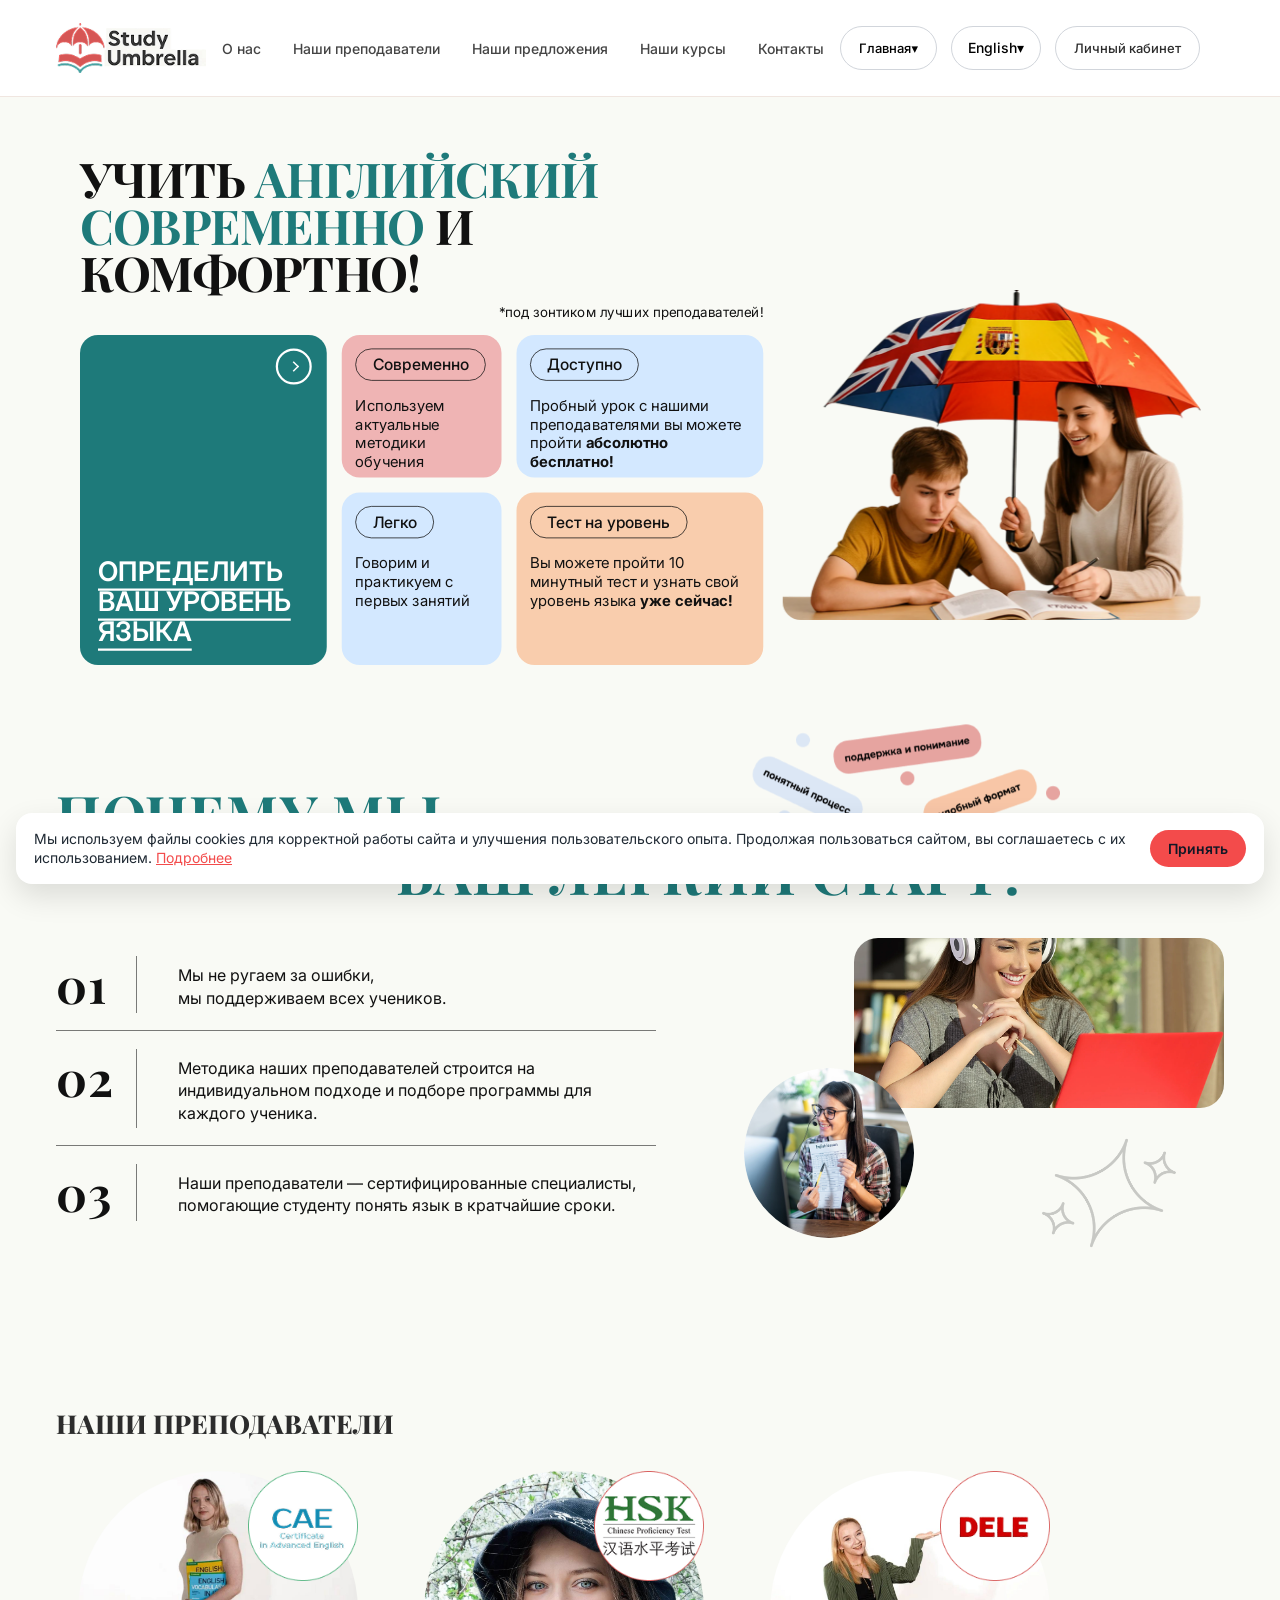
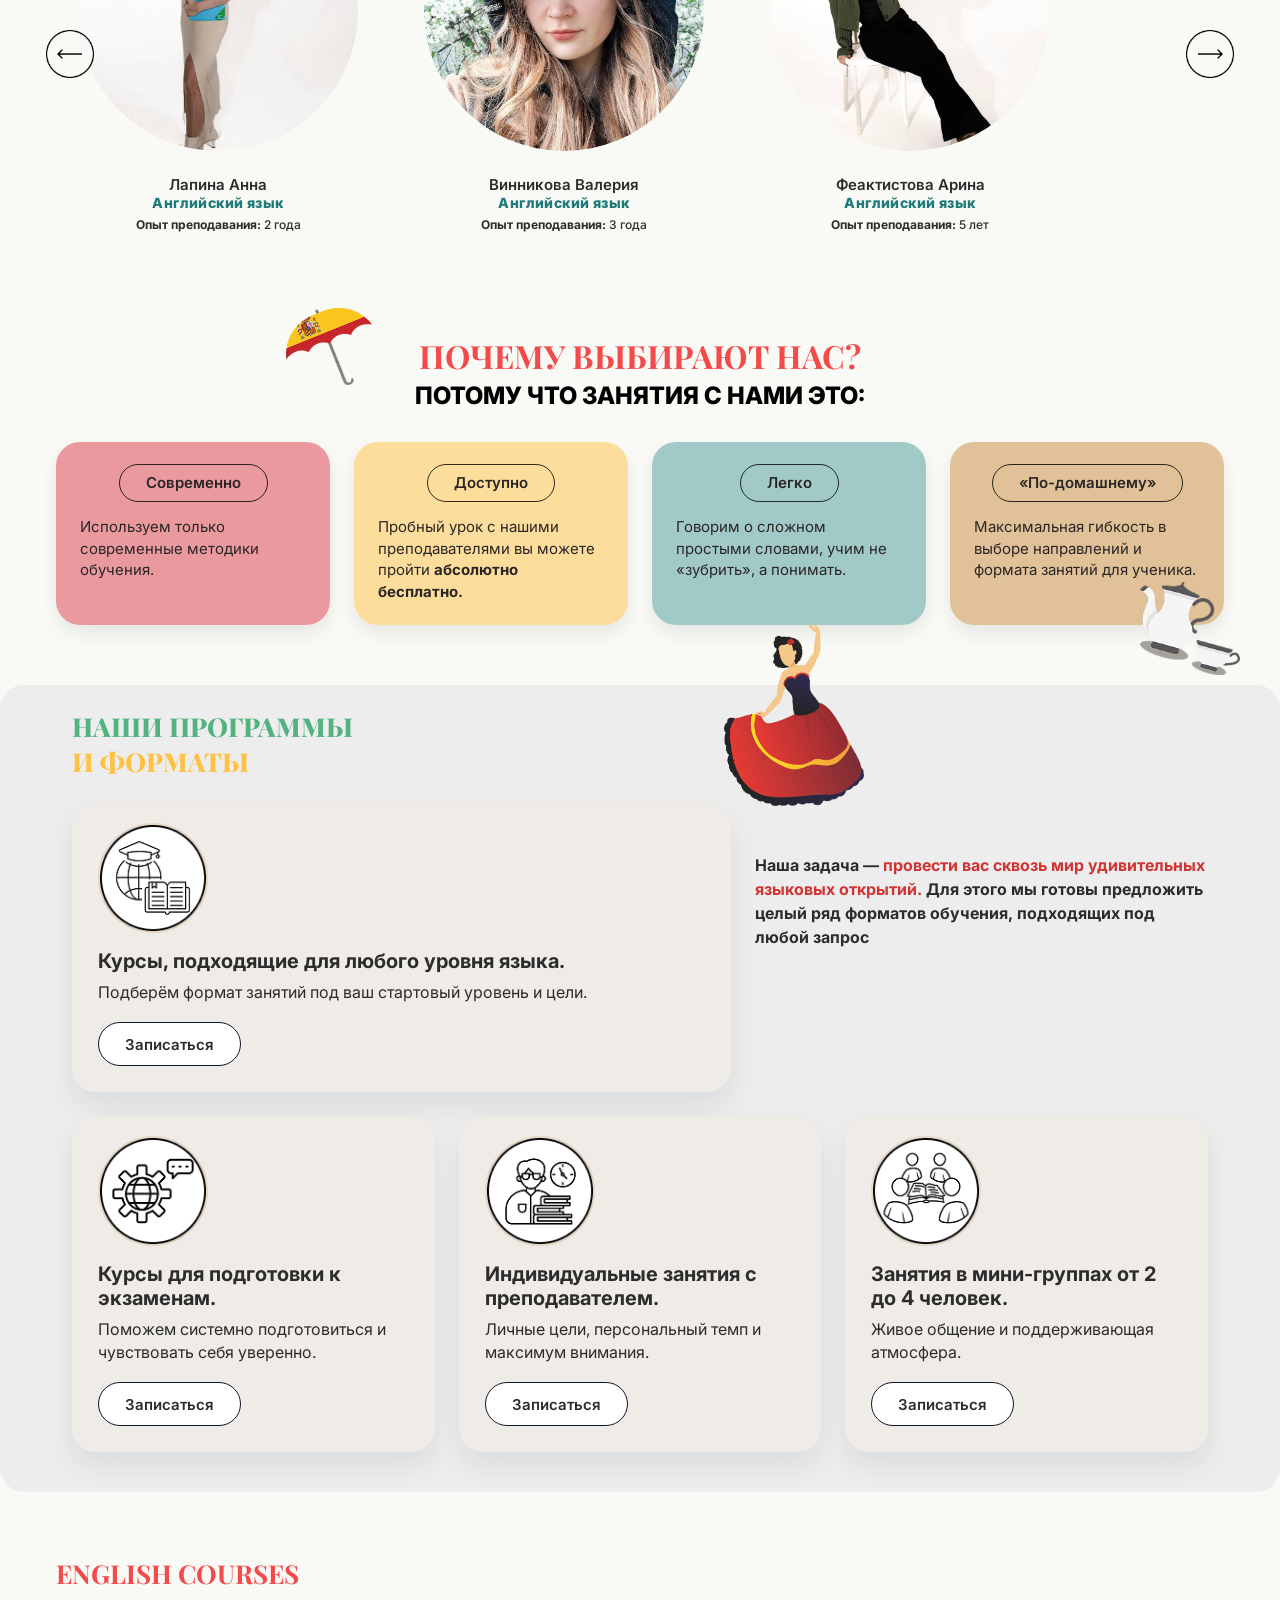
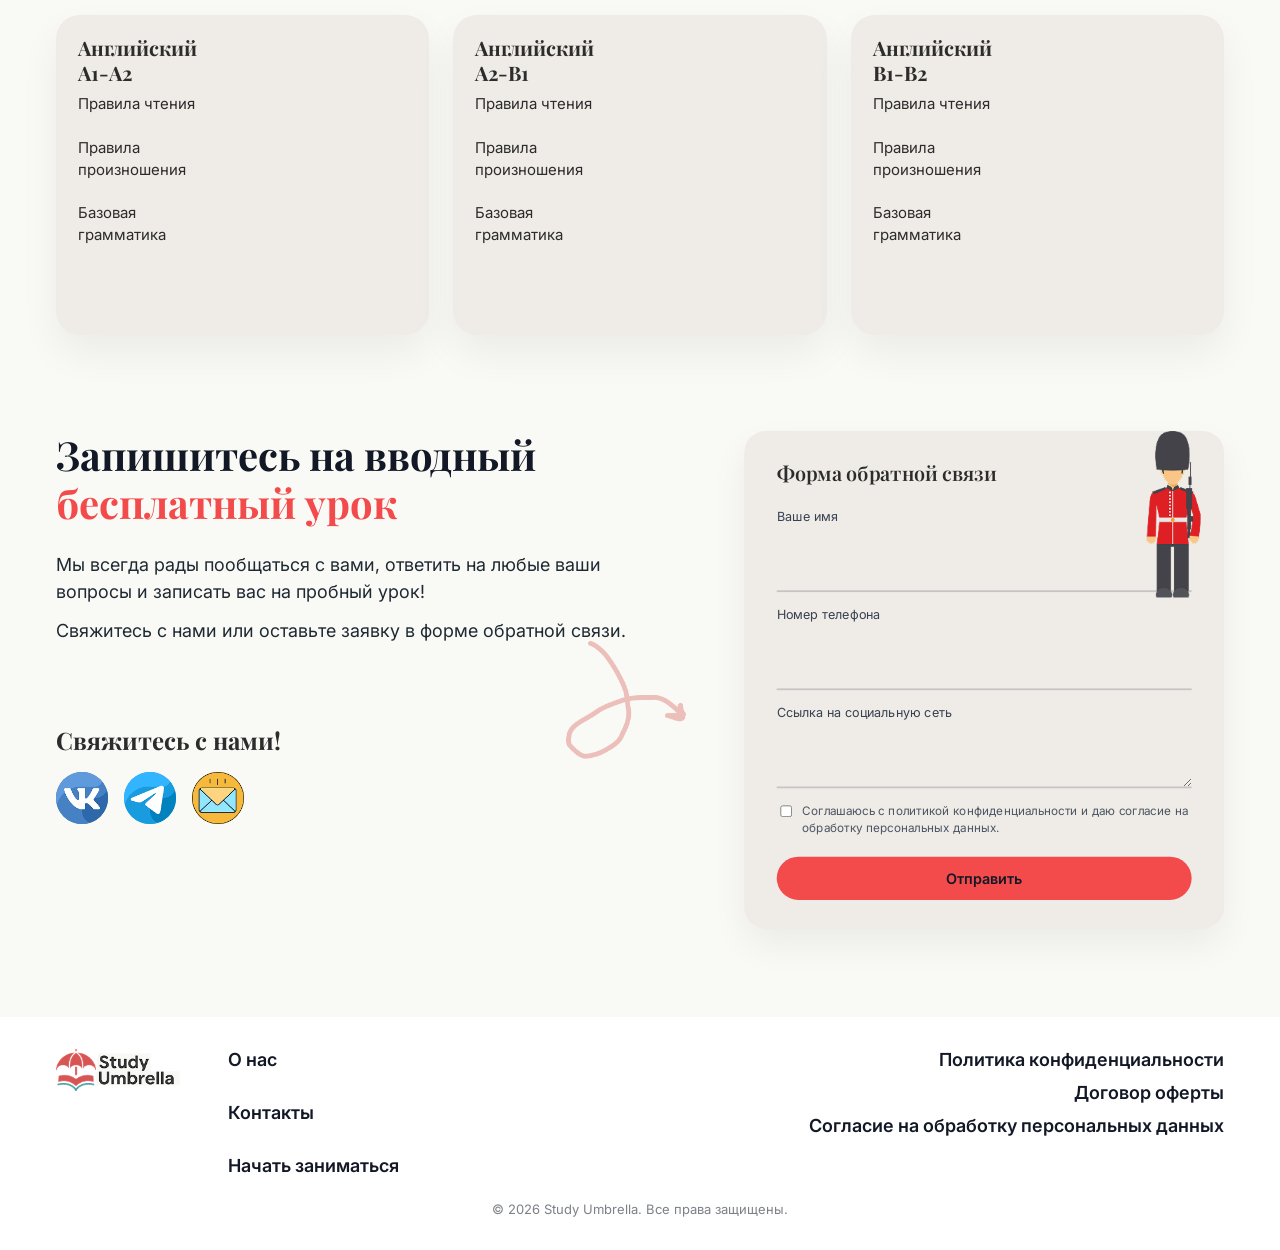
<file: docs/language-school-en.html>
<!DOCTYPE html>
<html lang="ru">
<head>
<meta charset="UTF-8" />
<meta name="viewport" content="width=device-width, initial-scale=1.0" />

<!-- Шрифты: preconnect + прямая ссылка вместо @import в CSS (быстрее строится CSSOM) -->
<link rel="preconnect" href="https://fonts.googleapis.com">
<link rel="preconnect" href="https://fonts.gstatic.com" crossorigin>
<link rel="stylesheet" href="https://fonts.googleapis.com/css2?family=Playfair+Display:wght@400;700&family=Inter:wght@400;500;600;700&display=swap">

<title>Английский язык онлайн — курсы A1-B2 | Study Umbrella</title>
<meta name="description" content="Курсы английского языка онлайн: A1-A2, A2-B1, B1-B2, подготовка к CAE/IELTS. Индивидуальные занятия и мини-группы. Бесплатный пробный урок в Study Umbrella." />
<link rel="canonical" href="https://mednikovxx-ux.github.io/l-Study_umbrella2/language-school-en.html" />

<!-- Open Graph -->
<meta property="og:type" content="website" />
<meta property="og:title" content="Английский язык онлайн — курсы A1-B2 | Study Umbrella" />
<meta property="og:description" content="Курсы английского языка онлайн: A1-A2, A2-B1, B1-B2, подготовка к CAE/IELTS. Индивидуальные занятия и мини-группы. Бесплатный пробный урок в Study Umbrella." />
<meta property="og:url" content="https://mednikovxx-ux.github.io/l-Study_umbrella2/language-school-en.html" />
<meta property="og:image" content="https://mednikovxx-ux.github.io/l-Study_umbrella2/img/hero-main.webp" />
<meta property="og:locale" content="ru_RU" />

<!-- Twitter -->
<meta name="twitter:card" content="summary_large_image" />
<meta name="twitter:title" content="Английский язык онлайн — курсы A1-B2 | Study Umbrella" />
<meta name="twitter:description" content="Курсы английского языка онлайн: A1-A2, A2-B1, B1-B2, подготовка к CAE/IELTS. Индивидуальные занятия и мини-группы. Бесплатный пробный урок в Study Umbrella." />

<!-- Favicon -->
<link rel="icon" href="img/favicon/favicon.ico" sizes="any">
<link rel="icon" type="image/png" sizes="32x32" href="img/favicon/favicon-32x32.png">
<link rel="icon" type="image/png" sizes="16x16" href="img/favicon/favicon-16x16.png">
<link rel="apple-touch-icon" href="img/favicon/apple-touch-icon.png">

<!-- Styles -->
<link rel="stylesheet" href="css/globals.css" />
<link rel="stylesheet" href="css/main.css" />
<link rel="stylesheet" href="css/language.css">
<link rel="stylesheet" href="css/inner-switch.css">
<link rel="stylesheet" href="css/subject-hero.css">

<!-- Structured data (SEO) -->
<script type="application/ld+json">
{"@context":"https://schema.org","@type":"EducationalOrganization","name":"Study Umbrella","url":"https://mednikovxx-ux.github.io/l-Study_umbrella2/index.html","logo":"https://mednikovxx-ux.github.io/l-Study_umbrella2/img/logo.png","description":"Онлайн-школа языковых и гуманитарных курсов с индивидуальным подходом.","sameAs":["https://vk.com/study_umbrella","https://t.me/study_umbrella_online"]}</script>
<script type="application/ld+json">
{"@context":"https://schema.org","@type":"Course","name":"Курсы английского языка","description":"Английский язык онлайн: A1-A2, A2-B1, B1-B2, подготовка к CAE/IELTS с индивидуальным преподавателем.","provider":{"@type":"EducationalOrganization","name":"Study Umbrella","sameAs":"https://mednikovxx-ux.github.io/l-Study_umbrella2/index.html"}}</script>
</head>

<body class="page-language" style="--subj-accent: var(--en-accent); --subj-on-accent: #ffffff;">

<header class="header" id="siteHeader">
  <div class="container header__inner">

    <!-- ЛОГОТИП -->
    <a href="index.html" class="logo">
      <img src="img/logo.png" class="logo__img" alt="Логотип" loading="lazy">
    </a>

    <!-- МЕНЮ -->
    <nav class="nav">
      <a href="#about">О нас</a>
      <a href="#teachers">Наши преподаватели</a>
      <a href="#offers">Наши предложения</a>
      <a href="#courses">Наши курсы</a>
      <a href="#contacts">Контакты</a>

      <!-- МОБИЛКА: ГЛАВНАЯ -> 2 уровня -->
      <div class="nav-main-group">
        <button class="nav-main-toggle" type="button">Главная <span class="chevron">▾</span></button>

        <div class="nav-main-submenu"><div class="nav-main-submenu__inner">

          <!-- 2-Й УРОВЕНЬ: ЯЗЫКОВАЯ ШКОЛА -->
          <div class="nav-sub-group">
            <button class="nav-sub-toggle" type="button">Языковая школа <span class="chevron">▾</span></button>
            <div class="nav-sub-submenu"><div class="nav-sub-submenu__inner">
              <a href="language-school-en.html" style="--link-accent: var(--en-accent)">English</a>
              <a href="language-school-es.html" style="--link-accent: var(--es-accent)">Español</a>
              <a href="language-school-zh.html" style="--link-accent: var(--zh-accent)">中文</a>
            </div></div>
          </div>

          <!-- 2-Й УРОВЕНЬ: ГУМАНИТАРНАЯ ШКОЛА -->
          <div class="nav-sub-group">
            <button class="nav-sub-toggle" type="button">Гуманитарная школа <span class="chevron">▾</span></button>
            <div class="nav-sub-submenu"><div class="nav-sub-submenu__inner">
              <a href="humanities-history.html" style="--link-accent: var(--hist-accent)">История</a>
              <a href="humanities-social.html" style="--link-accent: var(--soc-accent)">Обществознание</a>
              <a href="humanities-russian.html" style="--link-accent: var(--rus-accent)">Русский язык</a>
            </div></div>
          </div>

        </div></div>
      </div>
    </nav>

    <!-- ПРАВАЯ ЧАСТЬ (ДЕСКТОП) -->
    <div class="header__right header__right--switch">

      <!-- Главная -->
      <div class="dropdown" id="mainDropdown">
        <button class="btn btn--ghost btn--main dropdown__toggle" id="mainMenuToggle" type="button">
          Главная <span class="chevron">▾</span>
        </button>
        <div class="dropdown__menu" id="mainMenu">
          <a href="language-school.html" class="dropdown__group-link">Языковая школа</a>
          <a href="language-school-en.html" class="dropdown__sub-link" style="--link-accent: var(--en-accent)">English</a>
          <a href="language-school-es.html" class="dropdown__sub-link" style="--link-accent: var(--es-accent)">Español</a>
          <a href="language-school-zh.html" class="dropdown__sub-link" style="--link-accent: var(--zh-accent)">中文</a>

          <a href="humanities-school.html" class="dropdown__group-link">Гуманитарная школа</a>
          <a href="humanities-history.html" class="dropdown__sub-link" style="--link-accent: var(--hist-accent)">История</a>
          <a href="humanities-social.html" class="dropdown__sub-link" style="--link-accent: var(--soc-accent)">Обществознание</a>
          <a href="humanities-russian.html" class="dropdown__sub-link" style="--link-accent: var(--rus-accent)">Русский язык</a>
        </div>
      </div>

            <!-- Переключатель между предметами внутри хаба -->
      <div class="dropdown" id="switchDropdown">
        <button class="btn btn--ghost btn--main btn--switch dropdown__toggle" id="switchToggle" type="button">
          English <span class="chevron">▾</span>
        </button>
        <div class="dropdown__menu" id="switchMenu">
                    <a href="language-school-en.html">English</a>
                    <a href="language-school-es.html">Español</a>
                    <a href="language-school-zh.html">中文</a>
                  </div>
      </div>
      
            <!-- TODO: реальный логин появится вместе с личным кабинетом (отдельный этап) -->
      <a href="#" class="btn btn--ghost btn--main btn--cabinet">Личный кабинет</a>
      
    </div>

    <!-- БУРГЕР ДЛЯ МОБИЛЬНОЙ ВЕРСИИ -->
    <button class="burger burger--with-text" id="burgerToggle" type="button" aria-label="Открыть меню">
      <span class="burger__text">Главная</span>
      <span class="burger__icon" aria-hidden="true">
        <span></span><span></span><span></span>
      </span>
    </button>

  </div>
</header>

<!-- HERO -->
<section class="hero hero--subject">
  <div class="container">
    <div class="hero-subj">

      <div class="hero-subj__row-wrap">
        <div class="hero-subj__row">

          <div class="hero-subj__left">

            <h1 class="hero-subj__title hero-enter">
              <span class="t t--black">УЧИТЬ</span>
              <span class="t t--accent">АНГЛИЙСКИЙ</span><br>

              <span class="hero-subj__line2">
                <span class="t t--accent">СОВРЕМЕННО</span>
                <span class="t t--black">И</span>
                <span class="t t--black">КОМФОРТНО!</span>
              </span>
            </h1>

            <div class="hero-subj__quote hero-enter" data-delay="1">
              *под зонтиком лучших преподавателей!
            </div>

            <div class="hero-subj__grid hero-enter" data-delay="2">

              <a href="#contacts" class="hero-subj__card hero-subj__card--level">
                <span class="hero-subj__icon">
                  <span class="hero-subj__icon-dot"></span>
                </span>
                <span class="hero-subj__level-text">
                  ОПРЕДЕЛИТЬ<br>
                  ВАШ УРОВЕНЬ<br>
                  ЯЗЫКА
                </span>
              </a>

              <div class="hero-subj__card hero-subj__card--c1">
                <div class="hero-subj__pill">Современно</div>
                <div class="hero-subj__card-text">
                  Используем актуальные методики обучения
                </div>
              </div>

              <div class="hero-subj__card hero-subj__card--c2">
                <div class="hero-subj__pill">Доступно</div>
                <div class="hero-subj__card-text">
                  Пробный урок с нашими преподавателями вы можете пройти
                  <strong>абсолютно бесплатно!</strong>
                </div>
              </div>

              <div class="hero-subj__card hero-subj__card--c3">
                <div class="hero-subj__pill">Легко</div>
                <div class="hero-subj__card-text">
                  Говорим и практикуем с первых занятий
                </div>
              </div>

              <div class="hero-subj__card hero-subj__card--c4">
                <div class="hero-subj__pill">Тест на уровень</div>
                <div class="hero-subj__card-text">
                  Вы можете пройти 10 минутный тест и узнать свой уровень языка
                  <strong>уже сейчас!</strong>
                </div>
              </div>

            </div>
          </div>

          <div class="hero-subj__right hero-enter" data-delay="2">
            <!-- TODO: заменить на реальное фото Лондона, как только оно появится в img/ -->
            <img class="hero-subj__img" src="img/hero-language.webp" alt="Английский язык">
          </div>

        </div>
      </div>
    </div>
  </div>
</section>

<!-- WHY START -->
<section class="section start-why" id="why-start">
  <div class="container start-why__container">

    <img class="start-why__pills" src="img/sw-pills.png" alt="" loading="lazy">

    <h2 class="start-why__title">
      <span class="start-why__line1">ПОЧЕМУ МЫ –</span><br>
      <span class="start-why__line2">ВАШ ЛЕГКИЙ СТАРТ?</span>
    </h2>

    <div class="start-why__content">

      <div class="start-why__left">

        <div class="start-why__item">
          <div class="start-why__num">01</div>
          <p>Мы не ругаем за ошибки,<br>мы поддерживаем всех учеников.</p>
        </div>

        <div class="start-why__item">
          <div class="start-why__num">02</div>
          <p>Методика наших преподавателей строится на индивидуальном подходе и подборе программы для каждого ученика.</p>
        </div>

        <div class="start-why__item">
          <div class="start-why__num">03</div>
          <p>Наши преподаватели — сертифицированные специалисты, помогающие студенту понять язык в кратчайшие сроки.</p>
        </div>

      </div>

      <div class="start-why__right">
        <img class="start-why__photo-rect" src="img/sw-photo-1.png" alt="" loading="lazy">
        <img class="start-why__photo-circle" src="img/sw-photo-2.png" alt="" loading="lazy">
        <img class="start-why__stars" src="img/sw-stars.png" alt="" loading="lazy">
      </div>

    </div>
  </div>
</section>

<section class="section" id="teachers">
  <div class="container">

    <h2 class="section__title">
      НАШИ ПРЕПОДАВАТЕЛИ
    </h2>

    <div class="teachers-slider">

      <button class="teachers-arrow teachers-arrow--left" type="button" aria-label="Назад">
        <img src="img/arrow-left.png" alt="" loading="lazy">
      </button>

      <div class="teachers-slider__viewport">
        <div class="teachers-slider__track">

          <article class="teacher-card">
            <div class="teacher-card__photo-wrap">
              <div class="teacher-card__photo">
                <img src="img/teacher-1.jpg" alt="Лапина Анна" loading="lazy">
              </div>
              <div class="teacher-card__badge">
                <img src="img/badge-cae.png" alt="Сертификат" loading="lazy">
              </div>
            </div>
            <h3 class="teacher-card__name">Лапина Анна</h3>
            <p class="teacher-card__subject teacher-card__subject--english">Английский язык</p>
            <p class="teacher-card__exp"><strong>Опыт преподавания:</strong> 2 года</p>
          </article>

          <article class="teacher-card">
            <div class="teacher-card__photo-wrap">
              <div class="teacher-card__photo">
                <img src="img/teacher-2.jpg" alt="Винникова Валерия" loading="lazy">
              </div>
              <div class="teacher-card__badge">
                <img src="img/badge-cae2.png" alt="Сертификат IELTS" loading="lazy">
              </div>
            </div>
            <h3 class="teacher-card__name">Винникова Валерия</h3>
            <p class="teacher-card__subject teacher-card__subject--english">Английский язык</p>
            <p class="teacher-card__exp"><strong>Опыт преподавания:</strong> 3 года</p>
          </article>

          <article class="teacher-card">
            <div class="teacher-card__photo-wrap">
              <div class="teacher-card__photo">
                <img src="img/teacher-3.jpg" alt="Феактистова Арина" loading="lazy">
              </div>
              <div class="teacher-card__badge">
                <img src="img/badge-cae3.png" alt="Сертификат CAE" loading="lazy">
              </div>
            </div>
            <h3 class="teacher-card__name">Феактистова Арина</h3>
            <p class="teacher-card__subject teacher-card__subject--english">Английский язык</p>
            <p class="teacher-card__exp"><strong>Опыт преподавания:</strong> 5 лет</p>
          </article>

        </div>
      </div>

      <button class="teachers-arrow teachers-arrow--right" type="button" aria-label="Вперёд">
        <img src="img/arrow-right.png" alt="" loading="lazy">
      </button>

    </div>

  </div>
</section>

<!-- ПОЧЕМУ ВЫБИРАЮТ НАС -->
<section class="section section--why" id="why">
  <div class="container">

    <div class="why-head">
      <img src="img/why-umbrella.png" alt="" class="why-head__umbrella" loading="lazy">
      <h2 class="why-title-main">ПОЧЕМУ ВЫБИРАЮТ НАС?</h2>
      <h3 class="why-title-sub">ПОТОМУ ЧТО ЗАНЯТИЯ С НАМИ ЭТО:</h3>
    </div>

    <div class="formats">
      <article class="format-card format-card--soft">
        <div class="format-card__label">Современно</div>
        <p>Используем только современные методики обучения.</p>
      </article>

      <article class="format-card format-card--peach">
        <div class="format-card__label">Доступно</div>
        <p>Пробный урок с нашими преподавателями вы можете пройти <strong>абсолютно бесплатно.</strong></p>
      </article>

      <article class="format-card format-card--mint">
        <div class="format-card__label">Легко</div>
        <p>Говорим о сложном простыми словами, учим не «зубрить», а понимать.</p>
      </article>

      <article class="format-card format-card--lilac format-card--with-decor">
        <div class="format-card__label">«По-домашнему»</div>
        <p>
          Максимальная гибкость в выборе направлений и формата занятий для ученика.
        </p>
      </article>
    </div>
    <img src="img/format-decor.png" alt="" class="why-teapot" loading="lazy">
  </div>
</section>

<!-- НАШИ ПРОГРАММЫ И ФОРМАТЫ -->
<section class="section section--soft section--programs" id="offers">
  <div class="container">
    <img src="img/dancer.png" alt="" class="offers-dancer" loading="lazy">

    <h2 class="section__title section__title--left">
      <span class="programs-title-main">НАШИ ПРОГРАММЫ</span>
      <span class="programs-title-accent">И ФОРМАТЫ</span>
    </h2>

    <div class="programs-grid">

      <div class="programs-grid__top">
        <article class="program-card program-card--wide">
          <div class="program-card__icon">
            <img src="img/program-1.png" alt="Курсы для любого уровня" loading="lazy">
          </div>
          <h3 class="program-card__title">
            Курсы, подходящие для любого уровня языка.
          </h3>
          <p class="program-card__text">
            Подберём формат занятий под ваш стартовый уровень и цели.
          </p>
          <a href="#contacts" class="program-card__btn">Записаться</a>
        </article>

        <div class="programs-info">
         <br> <strong> Наша задача — <span class="programs-info__accent">
            провести вас сквозь мир удивительных языковых открытий.
          </span>Для этого мы готовы предложить целый ряд форматов обучения, подходящих под любой запрос</strong>
        </div>
      </div>

      <div class="programs-grid__bottom">
        <article class="program-card">
          <div class="program-card__icon">
            <img src="img/program-2.png" alt="Подготовка к экзаменам" loading="lazy">
          </div>
          <h3 class="program-card__title">
            Курсы для подготовки к экзаменам.
          </h3>
          <p class="program-card__text">
            Поможем системно подготовиться и чувствовать себя уверенно.
          </p>
          <a href="#contacts" class="program-card__btn">Записаться</a>
        </article>

        <article class="program-card">
          <div class="program-card__icon">
            <img src="img/program-3.png" alt="Индивидуальные занятия" loading="lazy">
          </div>
          <h3 class="program-card__title">
            Индивидуальные занятия с преподавателем.
          </h3>
          <p class="program-card__text">
            Личные цели, персональный темп и максимум внимания.
          </p>
          <a href="#contacts" class="program-card__btn">Записаться</a>
        </article>

        <article class="program-card">
          <div class="program-card__icon">
            <img src="img/program-4.png" alt="Занятия в мини-группах" loading="lazy">
          </div>
          <h3 class="program-card__title">
            Занятия в мини-группах от 2 до 4 человек.
          </h3>
          <p class="program-card__text">
            Живое общение и поддерживающая атмосфера.
          </p>
          <a href="#contacts" class="program-card__btn">Записаться</a>
        </article>
      </div>

    </div>
  </div>
</section>

<section class="section" id="courses">
  <section class="section section--soft section--tracks">
    <div class="container">

      <h2 class="section__title section__title--red">
        ENGLISH COURSES
      </h2>

      <div class="tracks">

        <article class="track-card">
          <div class="track-card__content">
            <h3 class="track-card__title">Английский A1-A2</h3>
            <p class="track-card__text">
              Правила чтения<br><br>
              Правила произношения<br><br>
              Базовая грамматика
            </p>
          </div>
        </article>

        <article class="track-card">
          <div class="track-card__content">
            <h3 class="track-card__title">Английский A2-B1</h3>
            <p class="track-card__text">
              Правила чтения<br><br>
              Правила произношения<br><br>
              Базовая грамматика
            </p>
          </div>
        </article>

        <article class="track-card track-card--narrow">
          <div class="track-card__content">
            <h3 class="track-card__title">Английский B1-B2</h3>
            <p class="track-card__text">
              Правила чтения<br><br>
              Правила произношения<br><br>
              Базовая грамматика
            </p>
          </div>
        </article>

      </div>
    </div>
  </section>
</section>

<!-- КОНТАКТЫ / ФОРМА -->
<section class="section section--contacts" id="contacts">
  <div class="container contact">

    <div class="contact__left">
      <h2 class="contact__title">
        Запишитесь на вводный
        <span class="contact__title-accent">бесплатный урок</span>
      </h2>

      <p class="contact__text">
        Мы всегда рады пообщаться с вами, ответить на любые ваши вопросы
        и записать вас на пробный урок!
      </p>
      <p class="contact__text">
        Свяжитесь с нами или оставьте заявку в форме обратной связи.
      </p>

      <img src="img/hero-arrow2.png" alt="" class="contact__arrow" loading="lazy">

      <h3 class="contact__subtitle">Свяжитесь с нами!</h3>

      <div class="contact__socials">
        <a href="https://vk.com/study_umbrella?from=groups" class="contact__social contact__social--vk">
          <img src="img/social-vk.png" alt="ВКонтакте" loading="lazy">
        </a>
        <a href="https://t.me/study_umbrella_online" class="contact__social contact__social--tg">
          <img src="img/social-tg.png" alt="Telegram" loading="lazy">
        </a>
        <a href="mailto:umbrella.study.sc@gmail.com" class="contact__social contact__social--mail">
          <img src="img/social-mail.png" alt="E-mail" loading="lazy">
        </a>
      </div>
    </div>

    <form class="contact-form" id="contactForm">
  <img src="img/guard.png" alt="" class="contact-form__guard" loading="lazy">

  <h3 class="contact-form__title">Форма обратной связи</h3>

  <!-- Антибот (honeypot) -->
  <input type="text" name="company" tabindex="-1" autocomplete="off" aria-hidden="true"
         style="position:absolute; left:-9999px; width:1px; height:1px; opacity:0;">

  <!-- Антибот по времени заполнения -->
  <input type="hidden" name="form_started_at" id="form_started_at">

  <!-- Страница (чтобы всегда приходила) -->
  <input type="hidden" name="page" id="form_page">

  <label class="contact-form__field">
    <span>Ваше имя</span>
    <input type="text" name="name" required minlength="2" />
  </label>

  <label class="contact-form__field">
    <span>Номер телефона</span>
    <input type="tel" name="phone" required />
  </label>

  <label class="contact-form__field">
    <span>Ссылка на социальную сеть</span>
    <textarea name="comment" rows="2"></textarea>
  </label>

  <label class="contact-form__checkbox">
    <input type="checkbox" name="policy" required />
    <span>
      Соглашаюсь с политикой конфиденциальности и даю согласие
      на обработку персональных данных.
    </span>
  </label>

  <button class="contact-form__submit" type="submit">
    Отправить
  </button>
</form>
<div id="formToast" class="form-toast"></div>

  </div>
</section>

<footer class="footer">
  <div class="container footer__inner">

    <!-- ЛОГО -->
    <a href="index.html" class="footer__logo">
      <img src="img/logo.png" alt="Study Umbrella" loading="lazy">
    </a>

    <!-- ЛЕВЫЕ ССЫЛКИ -->
    <nav class="footer__nav">
      <a href="#about">О нас</a>
      <a href="#contacts">Контакты</a>
      <a href="#courses">Начать заниматься</a>
    </nav>

    <!-- ПРАВЫЕ ССЫЛКИ (СТОЛБИК СПРАВА) -->
    <div class="footer__right">
      <a href="policy.html" class="footer__policy" target="_blank">Политика конфиденциальности</a>
      <a href="offer.html" class="footer__policy" target="_blank">Договор оферты</a>
      <a href="consent.html" class="footer__policy" target="_blank">Согласие на обработку персональных данных</a>
    </div>

    <!-- НИЖНЯЯ СТРОКА -->
    <div class="footer__legal">
      © 2026 Study Umbrella. Все права защищены.
    </div>

  </div>
</footer>

<!-- COOKIE CONSENT -->
<div class="cookie-banner" id="cookieBanner">
  <div class="cookie-banner__content">
    <p class="cookie-banner__text">
      Мы используем файлы cookies для корректной работы сайта и улучшения пользовательского опыта.
      Продолжая пользоваться сайтом, вы соглашаетесь с их использованием.
      <a href="policy.html" target="_blank">Подробнее</a>
    </p>
    <button class="cookie-banner__btn" id="cookieAccept">
      Принять
    </button>
  </div>
</div>

<script src="assets/scroll-reveal.js"></script>

<script src="assets/nav.js"></script>
<script src="assets/teachers-carousel.js"></script>
<script src="assets/cookie-consent.js"></script>
<script src="assets/contact-form.js"></script>

</body>
</html>
</file>
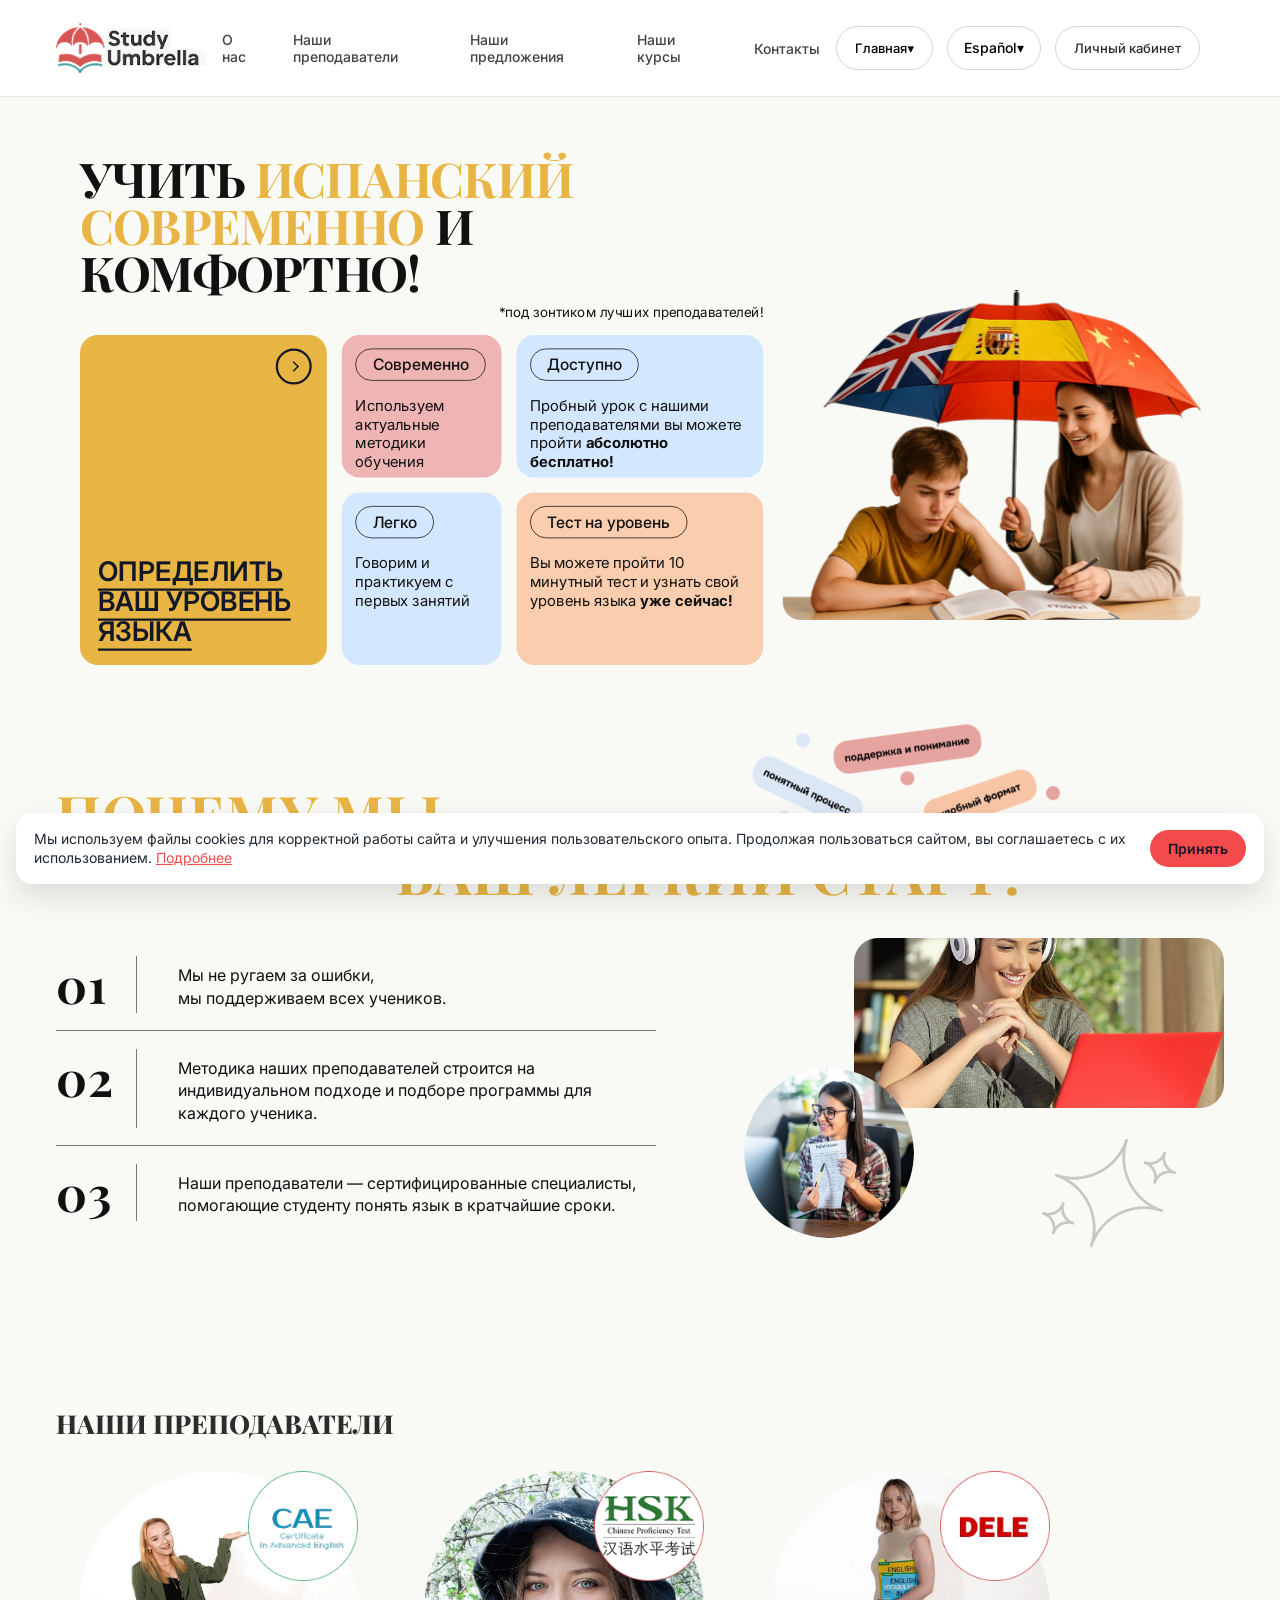
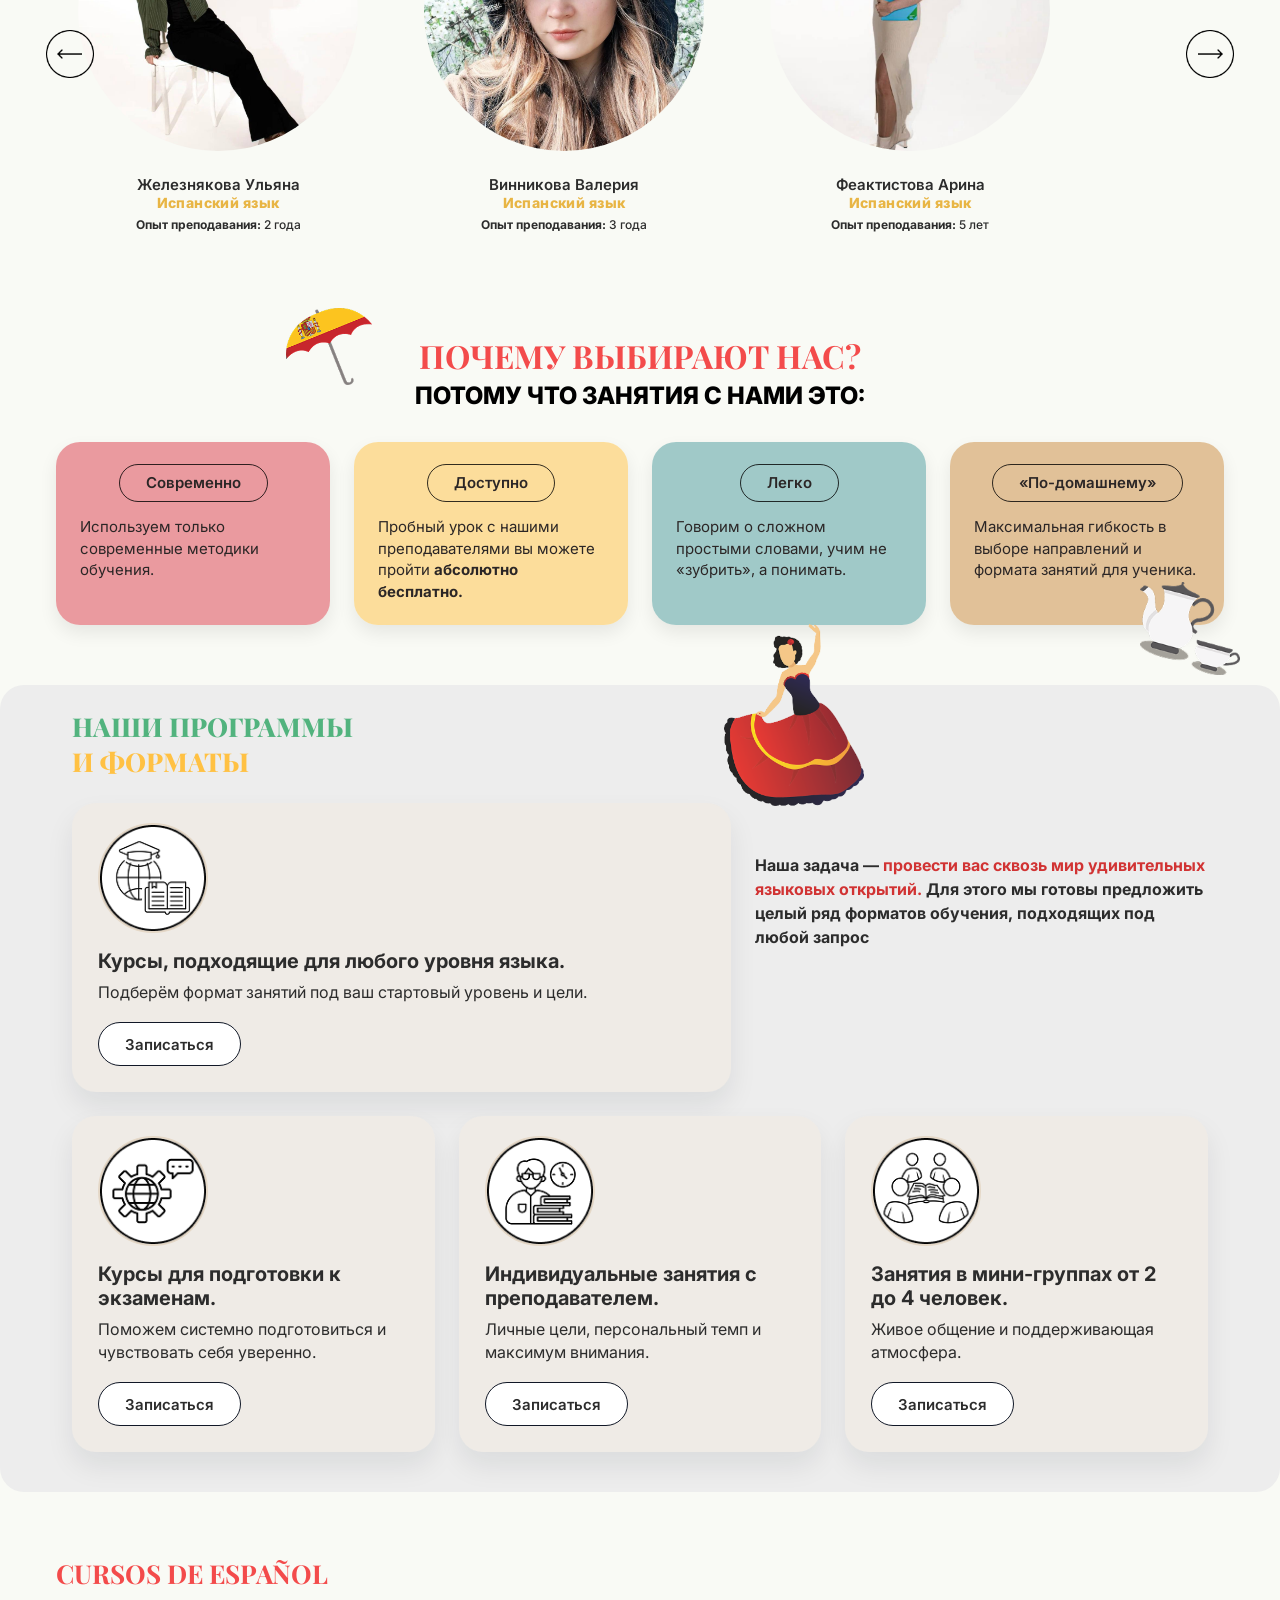
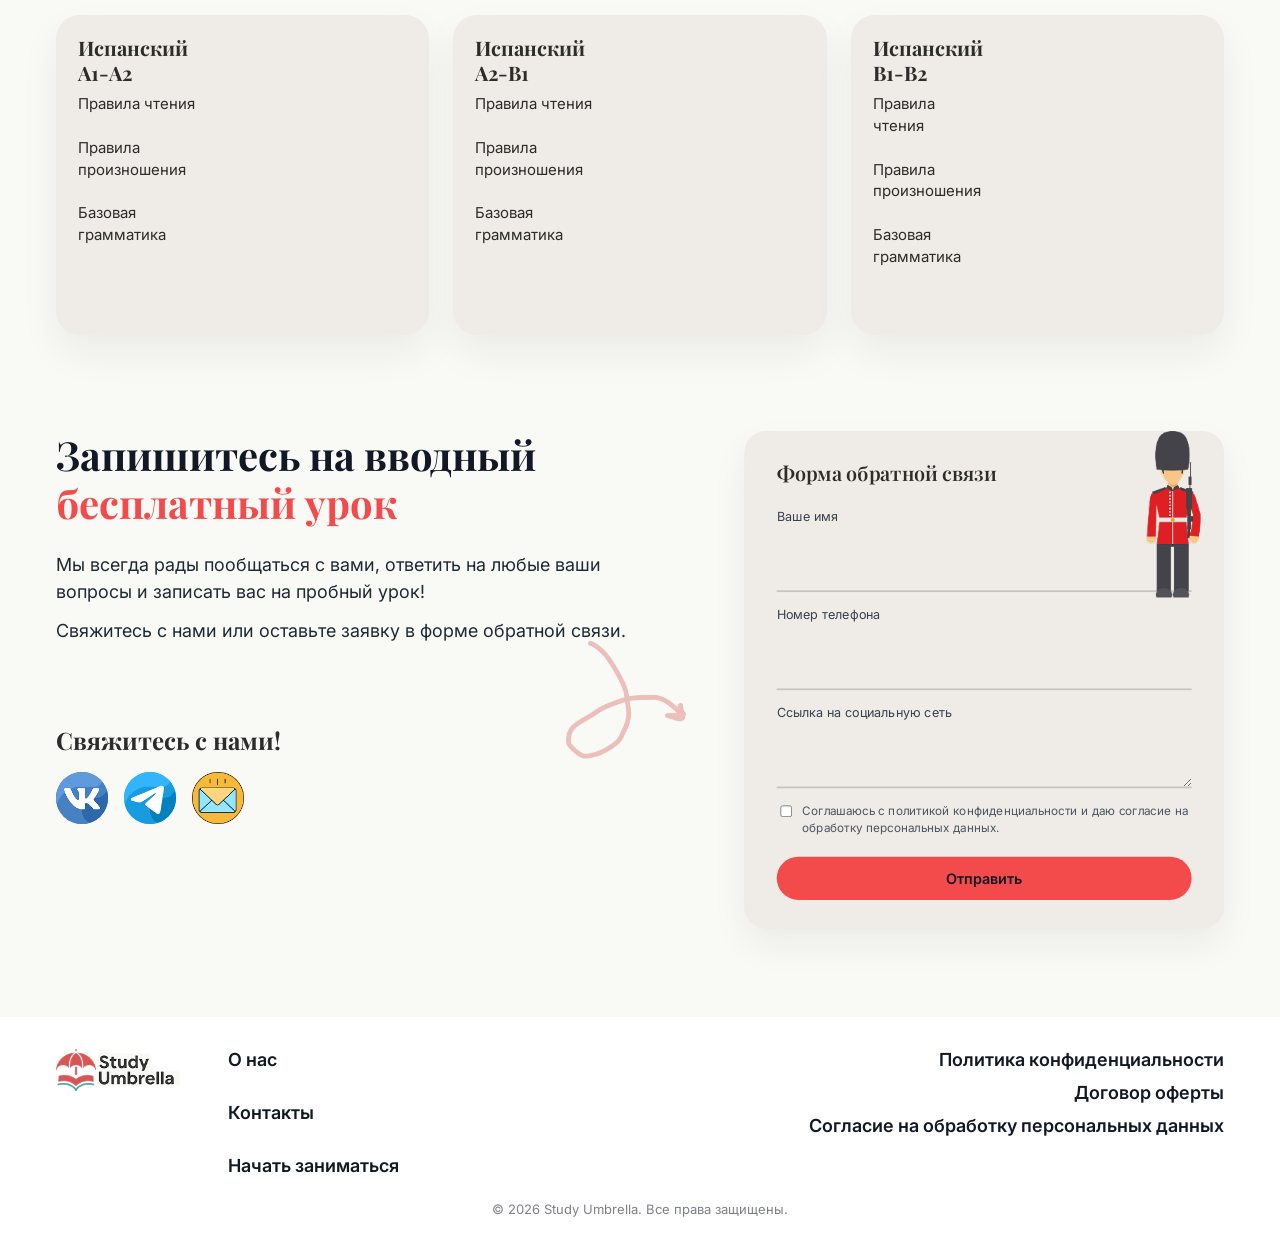
<file: docs/language-school-es.html>
<!DOCTYPE html>
<html lang="ru">
<head>
<meta charset="UTF-8" />
<meta name="viewport" content="width=device-width, initial-scale=1.0" />

<!-- Шрифты: preconnect + прямая ссылка вместо @import в CSS (быстрее строится CSSOM) -->
<link rel="preconnect" href="https://fonts.googleapis.com">
<link rel="preconnect" href="https://fonts.gstatic.com" crossorigin>
<link rel="stylesheet" href="https://fonts.googleapis.com/css2?family=Playfair+Display:wght@400;700&family=Inter:wght@400;500;600;700&display=swap">

<title>Испанский язык онлайн — курсы A1-B2 | Study Umbrella</title>
<meta name="description" content="Курсы испанского языка онлайн: A1-A2, A2-B1, B1-B2, подготовка к DELE. Индивидуальные занятия и мини-группы. Бесплатный пробный урок в Study Umbrella." />
<link rel="canonical" href="https://mednikovxx-ux.github.io/l-Study_umbrella2/language-school-es.html" />

<!-- Open Graph -->
<meta property="og:type" content="website" />
<meta property="og:title" content="Испанский язык онлайн — курсы A1-B2 | Study Umbrella" />
<meta property="og:description" content="Курсы испанского языка онлайн: A1-A2, A2-B1, B1-B2, подготовка к DELE. Индивидуальные занятия и мини-группы. Бесплатный пробный урок в Study Umbrella." />
<meta property="og:url" content="https://mednikovxx-ux.github.io/l-Study_umbrella2/language-school-es.html" />
<meta property="og:image" content="https://mednikovxx-ux.github.io/l-Study_umbrella2/img/hero-main.webp" />
<meta property="og:locale" content="ru_RU" />

<!-- Twitter -->
<meta name="twitter:card" content="summary_large_image" />
<meta name="twitter:title" content="Испанский язык онлайн — курсы A1-B2 | Study Umbrella" />
<meta name="twitter:description" content="Курсы испанского языка онлайн: A1-A2, A2-B1, B1-B2, подготовка к DELE. Индивидуальные занятия и мини-группы. Бесплатный пробный урок в Study Umbrella." />

<!-- Favicon -->
<link rel="icon" href="img/favicon/favicon.ico" sizes="any">
<link rel="icon" type="image/png" sizes="32x32" href="img/favicon/favicon-32x32.png">
<link rel="icon" type="image/png" sizes="16x16" href="img/favicon/favicon-16x16.png">
<link rel="apple-touch-icon" href="img/favicon/apple-touch-icon.png">

<!-- Styles -->
<link rel="stylesheet" href="css/globals.css" />
<link rel="stylesheet" href="css/main.css" />
<link rel="stylesheet" href="css/language.css">
<link rel="stylesheet" href="css/inner-switch.css">
<link rel="stylesheet" href="css/subject-hero.css">

<!-- Structured data (SEO) -->
<script type="application/ld+json">
{"@context":"https://schema.org","@type":"EducationalOrganization","name":"Study Umbrella","url":"https://mednikovxx-ux.github.io/l-Study_umbrella2/index.html","logo":"https://mednikovxx-ux.github.io/l-Study_umbrella2/img/logo.png","description":"Онлайн-школа языковых и гуманитарных курсов с индивидуальным подходом.","sameAs":["https://vk.com/study_umbrella","https://t.me/study_umbrella_online"]}</script>
<script type="application/ld+json">
{"@context":"https://schema.org","@type":"Course","name":"Курсы испанского языка","description":"Испанский язык онлайн: A1-A2, A2-B1, B1-B2, подготовка к DELE с индивидуальным преподавателем.","provider":{"@type":"EducationalOrganization","name":"Study Umbrella","sameAs":"https://mednikovxx-ux.github.io/l-Study_umbrella2/index.html"}}</script>
</head>

<body class="page-language" style="--subj-accent: var(--es-accent);">

<header class="header" id="siteHeader">
  <div class="container header__inner">

    <!-- ЛОГОТИП -->
    <a href="index.html" class="logo">
      <img src="img/logo.png" class="logo__img" alt="Логотип" loading="lazy">
    </a>

    <!-- МЕНЮ -->
    <nav class="nav">
      <a href="#about">О нас</a>
      <a href="#teachers">Наши преподаватели</a>
      <a href="#offers">Наши предложения</a>
      <a href="#courses">Наши курсы</a>
      <a href="#contacts">Контакты</a>

      <!-- МОБИЛКА: ГЛАВНАЯ -> 2 уровня -->
      <div class="nav-main-group">
        <button class="nav-main-toggle" type="button">Главная <span class="chevron">▾</span></button>

        <div class="nav-main-submenu"><div class="nav-main-submenu__inner">

          <!-- 2-Й УРОВЕНЬ: ЯЗЫКОВАЯ ШКОЛА -->
          <div class="nav-sub-group">
            <button class="nav-sub-toggle" type="button">Языковая школа <span class="chevron">▾</span></button>
            <div class="nav-sub-submenu"><div class="nav-sub-submenu__inner">
              <a href="language-school-en.html" style="--link-accent: var(--en-accent)">English</a>
              <a href="language-school-es.html" style="--link-accent: var(--es-accent)">Español</a>
              <a href="language-school-zh.html" style="--link-accent: var(--zh-accent)">中文</a>
            </div></div>
          </div>

          <!-- 2-Й УРОВЕНЬ: ГУМАНИТАРНАЯ ШКОЛА -->
          <div class="nav-sub-group">
            <button class="nav-sub-toggle" type="button">Гуманитарная школа <span class="chevron">▾</span></button>
            <div class="nav-sub-submenu"><div class="nav-sub-submenu__inner">
              <a href="humanities-history.html" style="--link-accent: var(--hist-accent)">История</a>
              <a href="humanities-social.html" style="--link-accent: var(--soc-accent)">Обществознание</a>
              <a href="humanities-russian.html" style="--link-accent: var(--rus-accent)">Русский язык</a>
            </div></div>
          </div>

        </div></div>
      </div>
    </nav>

    <!-- ПРАВАЯ ЧАСТЬ (ДЕСКТОП) -->
    <div class="header__right header__right--switch">

      <!-- Главная -->
      <div class="dropdown" id="mainDropdown">
        <button class="btn btn--ghost btn--main dropdown__toggle" id="mainMenuToggle" type="button">
          Главная <span class="chevron">▾</span>
        </button>
        <div class="dropdown__menu" id="mainMenu">
          <a href="language-school.html" class="dropdown__group-link">Языковая школа</a>
          <a href="language-school-en.html" class="dropdown__sub-link" style="--link-accent: var(--en-accent)">English</a>
          <a href="language-school-es.html" class="dropdown__sub-link" style="--link-accent: var(--es-accent)">Español</a>
          <a href="language-school-zh.html" class="dropdown__sub-link" style="--link-accent: var(--zh-accent)">中文</a>

          <a href="humanities-school.html" class="dropdown__group-link">Гуманитарная школа</a>
          <a href="humanities-history.html" class="dropdown__sub-link" style="--link-accent: var(--hist-accent)">История</a>
          <a href="humanities-social.html" class="dropdown__sub-link" style="--link-accent: var(--soc-accent)">Обществознание</a>
          <a href="humanities-russian.html" class="dropdown__sub-link" style="--link-accent: var(--rus-accent)">Русский язык</a>
        </div>
      </div>

            <!-- Переключатель между предметами внутри хаба -->
      <div class="dropdown" id="switchDropdown">
        <button class="btn btn--ghost btn--main btn--switch dropdown__toggle" id="switchToggle" type="button">
          Español <span class="chevron">▾</span>
        </button>
        <div class="dropdown__menu" id="switchMenu">
                    <a href="language-school-en.html">English</a>
                    <a href="language-school-es.html">Español</a>
                    <a href="language-school-zh.html">中文</a>
                  </div>
      </div>
      
            <!-- TODO: реальный логин появится вместе с личным кабинетом (отдельный этап) -->
      <a href="#" class="btn btn--ghost btn--main btn--cabinet">Личный кабинет</a>
      
    </div>

    <!-- БУРГЕР ДЛЯ МОБИЛЬНОЙ ВЕРСИИ -->
    <button class="burger burger--with-text" id="burgerToggle" type="button" aria-label="Открыть меню">
      <span class="burger__text">Главная</span>
      <span class="burger__icon" aria-hidden="true">
        <span></span><span></span><span></span>
      </span>
    </button>

  </div>
</header>

<!-- HERO -->
<section class="hero hero--subject">
  <div class="container">
    <div class="hero-subj">

      <div class="hero-subj__row-wrap">
        <div class="hero-subj__row">

          <div class="hero-subj__left">

            <h1 class="hero-subj__title hero-enter">
              <span class="t t--black">УЧИТЬ</span>
              <span class="t t--accent">ИСПАНСКИЙ</span><br>

              <span class="hero-subj__line2">
                <span class="t t--accent">СОВРЕМЕННО</span>
                <span class="t t--black">И</span>
                <span class="t t--black">КОМФОРТНО!</span>
              </span>
            </h1>

            <div class="hero-subj__quote hero-enter" data-delay="1">
              *под зонтиком лучших преподавателей!
            </div>

            <div class="hero-subj__grid hero-enter" data-delay="2">

              <a href="#contacts" class="hero-subj__card hero-subj__card--level">
                <span class="hero-subj__icon">
                  <span class="hero-subj__icon-dot"></span>
                </span>
                <span class="hero-subj__level-text">
                  ОПРЕДЕЛИТЬ<br>
                  ВАШ УРОВЕНЬ<br>
                  ЯЗЫКА
                </span>
              </a>

              <div class="hero-subj__card hero-subj__card--c1">
                <div class="hero-subj__pill">Современно</div>
                <div class="hero-subj__card-text">
                  Используем актуальные методики обучения
                </div>
              </div>

              <div class="hero-subj__card hero-subj__card--c2">
                <div class="hero-subj__pill">Доступно</div>
                <div class="hero-subj__card-text">
                  Пробный урок с нашими преподавателями вы можете пройти
                  <strong>абсолютно бесплатно!</strong>
                </div>
              </div>

              <div class="hero-subj__card hero-subj__card--c3">
                <div class="hero-subj__pill">Легко</div>
                <div class="hero-subj__card-text">
                  Говорим и практикуем с первых занятий
                </div>
              </div>

              <div class="hero-subj__card hero-subj__card--c4">
                <div class="hero-subj__pill">Тест на уровень</div>
                <div class="hero-subj__card-text">
                  Вы можете пройти 10 минутный тест и узнать свой уровень языка
                  <strong>уже сейчас!</strong>
                </div>
              </div>

            </div>
          </div>

          <div class="hero-subj__right hero-enter" data-delay="2">
            <!-- TODO: заменить на реальное фото площади Сибелес, как только оно появится в img/ -->
            <img class="hero-subj__img" src="img/hero-language.webp" alt="Испанский язык">
          </div>

        </div>
      </div>
    </div>
  </div>
</section>

<!-- WHY START -->
<section class="section start-why" id="why-start">
  <div class="container start-why__container">

    <img class="start-why__pills" src="img/sw-pills.png" alt="" loading="lazy">

    <h2 class="start-why__title">
      <span class="start-why__line1">ПОЧЕМУ МЫ –</span><br>
      <span class="start-why__line2">ВАШ ЛЕГКИЙ СТАРТ?</span>
    </h2>

    <div class="start-why__content">

      <div class="start-why__left">

        <div class="start-why__item">
          <div class="start-why__num">01</div>
          <p>Мы не ругаем за ошибки,<br>мы поддерживаем всех учеников.</p>
        </div>

        <div class="start-why__item">
          <div class="start-why__num">02</div>
          <p>Методика наших преподавателей строится на индивидуальном подходе и подборе программы для каждого ученика.</p>
        </div>

        <div class="start-why__item">
          <div class="start-why__num">03</div>
          <p>Наши преподаватели — сертифицированные специалисты, помогающие студенту понять язык в кратчайшие сроки.</p>
        </div>

      </div>

      <div class="start-why__right">
        <img class="start-why__photo-rect" src="img/sw-photo-1.png" alt="" loading="lazy">
        <img class="start-why__photo-circle" src="img/sw-photo-2.png" alt="" loading="lazy">
        <img class="start-why__stars" src="img/sw-stars.png" alt="" loading="lazy">
      </div>

    </div>
  </div>
</section>

<section class="section" id="teachers">
  <div class="container">

    <h2 class="section__title">
      НАШИ ПРЕПОДАВАТЕЛИ
    </h2>

    <div class="teachers-slider">

      <button class="teachers-arrow teachers-arrow--left" type="button" aria-label="Назад">
        <img src="img/arrow-left.png" alt="" loading="lazy">
      </button>

      <div class="teachers-slider__viewport">
        <div class="teachers-slider__track">

          <article class="teacher-card">
            <div class="teacher-card__photo-wrap">
              <div class="teacher-card__photo">
                <img src="img/teacher-3.jpg" alt="Железнякова Ульяна" loading="lazy">
              </div>
              <div class="teacher-card__badge">
                <img src="img/badge-cae.png" alt="Сертификат" loading="lazy">
              </div>
            </div>
            <h3 class="teacher-card__name">Железнякова Ульяна</h3>
            <p class="teacher-card__subject teacher-card__subject--spanies">Испанский язык</p>
            <p class="teacher-card__exp"><strong>Опыт преподавания:</strong> 2 года</p>
          </article>

          <article class="teacher-card">
            <div class="teacher-card__photo-wrap">
              <div class="teacher-card__photo">
                <img src="img/teacher-2.jpg" alt="Винникова Валерия" loading="lazy">
              </div>
              <div class="teacher-card__badge">
                <img src="img/badge-cae2.png" alt="Сертификат DELE" loading="lazy">
              </div>
            </div>
            <h3 class="teacher-card__name">Винникова Валерия</h3>
            <p class="teacher-card__subject teacher-card__subject--spanies">Испанский язык</p>
            <p class="teacher-card__exp"><strong>Опыт преподавания:</strong> 3 года</p>
          </article>

          <article class="teacher-card">
            <div class="teacher-card__photo-wrap">
              <div class="teacher-card__photo">
                <img src="img/teacher-1.jpg" alt="Феактистова Арина" loading="lazy">
              </div>
              <div class="teacher-card__badge">
                <img src="img/badge-cae3.png" alt="Сертификат DELE" loading="lazy">
              </div>
            </div>
            <h3 class="teacher-card__name">Феактистова Арина</h3>
            <p class="teacher-card__subject teacher-card__subject--spanies">Испанский язык</p>
            <p class="teacher-card__exp"><strong>Опыт преподавания:</strong> 5 лет</p>
          </article>

        </div>
      </div>

      <button class="teachers-arrow teachers-arrow--right" type="button" aria-label="Вперёд">
        <img src="img/arrow-right.png" alt="" loading="lazy">
      </button>

    </div>

  </div>
</section>

<!-- ПОЧЕМУ ВЫБИРАЮТ НАС -->
<section class="section section--why" id="why">
  <div class="container">

    <div class="why-head">
      <img src="img/why-umbrella.png" alt="" class="why-head__umbrella" loading="lazy">
      <h2 class="why-title-main">ПОЧЕМУ ВЫБИРАЮТ НАС?</h2>
      <h3 class="why-title-sub">ПОТОМУ ЧТО ЗАНЯТИЯ С НАМИ ЭТО:</h3>
    </div>

    <div class="formats">
      <article class="format-card format-card--soft">
        <div class="format-card__label">Современно</div>
        <p>Используем только современные методики обучения.</p>
      </article>

      <article class="format-card format-card--peach">
        <div class="format-card__label">Доступно</div>
        <p>Пробный урок с нашими преподавателями вы можете пройти <strong>абсолютно бесплатно.</strong></p>
      </article>

      <article class="format-card format-card--mint">
        <div class="format-card__label">Легко</div>
        <p>Говорим о сложном простыми словами, учим не «зубрить», а понимать.</p>
      </article>

      <article class="format-card format-card--lilac format-card--with-decor">
        <div class="format-card__label">«По-домашнему»</div>
        <p>
          Максимальная гибкость в выборе направлений и формата занятий для ученика.
        </p>
      </article>
    </div>
    <img src="img/format-decor.png" alt="" class="why-teapot" loading="lazy">
  </div>
</section>

<!-- НАШИ ПРОГРАММЫ И ФОРМАТЫ -->
<section class="section section--soft section--programs" id="offers">
  <div class="container">
    <img src="img/dancer.png" alt="" class="offers-dancer" loading="lazy">

    <h2 class="section__title section__title--left">
      <span class="programs-title-main">НАШИ ПРОГРАММЫ</span>
      <span class="programs-title-accent">И ФОРМАТЫ</span>
    </h2>

    <div class="programs-grid">

      <div class="programs-grid__top">
        <article class="program-card program-card--wide">
          <div class="program-card__icon">
            <img src="img/program-1.png" alt="Курсы для любого уровня" loading="lazy">
          </div>
          <h3 class="program-card__title">
            Курсы, подходящие для любого уровня языка.
          </h3>
          <p class="program-card__text">
            Подберём формат занятий под ваш стартовый уровень и цели.
          </p>
          <a href="#contacts" class="program-card__btn">Записаться</a>
        </article>

        <div class="programs-info">
         <br> <strong> Наша задача — <span class="programs-info__accent">
            провести вас сквозь мир удивительных языковых открытий.
          </span>Для этого мы готовы предложить целый ряд форматов обучения, подходящих под любой запрос</strong>
        </div>
      </div>

      <div class="programs-grid__bottom">
        <article class="program-card">
          <div class="program-card__icon">
            <img src="img/program-2.png" alt="Подготовка к экзаменам" loading="lazy">
          </div>
          <h3 class="program-card__title">
            Курсы для подготовки к экзаменам.
          </h3>
          <p class="program-card__text">
            Поможем системно подготовиться и чувствовать себя уверенно.
          </p>
          <a href="#contacts" class="program-card__btn">Записаться</a>
        </article>

        <article class="program-card">
          <div class="program-card__icon">
            <img src="img/program-3.png" alt="Индивидуальные занятия" loading="lazy">
          </div>
          <h3 class="program-card__title">
            Индивидуальные занятия с преподавателем.
          </h3>
          <p class="program-card__text">
            Личные цели, персональный темп и максимум внимания.
          </p>
          <a href="#contacts" class="program-card__btn">Записаться</a>
        </article>

        <article class="program-card">
          <div class="program-card__icon">
            <img src="img/program-4.png" alt="Занятия в мини-группах" loading="lazy">
          </div>
          <h3 class="program-card__title">
            Занятия в мини-группах от 2 до 4 человек.
          </h3>
          <p class="program-card__text">
            Живое общение и поддерживающая атмосфера.
          </p>
          <a href="#contacts" class="program-card__btn">Записаться</a>
        </article>
      </div>

    </div>
  </div>
</section>

<section class="section" id="courses">
  <section class="section section--soft section--tracks">
    <div class="container">

      <h2 class="section__title section__title--red">
        CURSOS DE ESPAÑOL
      </h2>

      <div class="tracks">

        <article class="track-card">
          <div class="track-card__content">
            <h3 class="track-card__title">Испанский A1-A2</h3>
            <p class="track-card__text">
              Правила чтения<br><br>
              Правила произношения<br><br>
              Базовая грамматика
            </p>
          </div>
        </article>

        <article class="track-card">
          <div class="track-card__content">
            <h3 class="track-card__title">Испанский A2-B1</h3>
            <p class="track-card__text">
              Правила чтения<br><br>
              Правила произношения<br><br>
              Базовая грамматика
            </p>
          </div>
        </article>

        <article class="track-card track-card--narrow">
          <div class="track-card__content">
            <h3 class="track-card__title">Испанский B1-B2</h3>
            <p class="track-card__text">
              Правила чтения<br><br>
              Правила произношения<br><br>
              Базовая грамматика
            </p>
          </div>
        </article>

      </div>
    </div>
  </section>
</section>

<!-- КОНТАКТЫ / ФОРМА -->
<section class="section section--contacts" id="contacts">
  <div class="container contact">

    <div class="contact__left">
      <h2 class="contact__title">
        Запишитесь на вводный
        <span class="contact__title-accent">бесплатный урок</span>
      </h2>

      <p class="contact__text">
        Мы всегда рады пообщаться с вами, ответить на любые ваши вопросы
        и записать вас на пробный урок!
      </p>
      <p class="contact__text">
        Свяжитесь с нами или оставьте заявку в форме обратной связи.
      </p>

      <img src="img/hero-arrow2.png" alt="" class="contact__arrow" loading="lazy">

      <h3 class="contact__subtitle">Свяжитесь с нами!</h3>

      <div class="contact__socials">
        <a href="https://vk.com/study_umbrella?from=groups" class="contact__social contact__social--vk">
          <img src="img/social-vk.png" alt="ВКонтакте" loading="lazy">
        </a>
        <a href="https://t.me/study_umbrella_online" class="contact__social contact__social--tg">
          <img src="img/social-tg.png" alt="Telegram" loading="lazy">
        </a>
        <a href="mailto:umbrella.study.sc@gmail.com" class="contact__social contact__social--mail">
          <img src="img/social-mail.png" alt="E-mail" loading="lazy">
        </a>
      </div>
    </div>

    <form class="contact-form" id="contactForm">
  <img src="img/guard.png" alt="" class="contact-form__guard" loading="lazy">

  <h3 class="contact-form__title">Форма обратной связи</h3>

  <!-- Антибот (honeypot) -->
  <input type="text" name="company" tabindex="-1" autocomplete="off" aria-hidden="true"
         style="position:absolute; left:-9999px; width:1px; height:1px; opacity:0;">

  <!-- Антибот по времени заполнения -->
  <input type="hidden" name="form_started_at" id="form_started_at">

  <!-- Страница (чтобы всегда приходила) -->
  <input type="hidden" name="page" id="form_page">

  <label class="contact-form__field">
    <span>Ваше имя</span>
    <input type="text" name="name" required minlength="2" />
  </label>

  <label class="contact-form__field">
    <span>Номер телефона</span>
    <input type="tel" name="phone" required />
  </label>

  <label class="contact-form__field">
    <span>Ссылка на социальную сеть</span>
    <textarea name="comment" rows="2"></textarea>
  </label>

  <label class="contact-form__checkbox">
    <input type="checkbox" name="policy" required />
    <span>
      Соглашаюсь с политикой конфиденциальности и даю согласие
      на обработку персональных данных.
    </span>
  </label>

  <button class="contact-form__submit" type="submit">
    Отправить
  </button>
</form>
<div id="formToast" class="form-toast"></div>

  </div>
</section>

<footer class="footer">
  <div class="container footer__inner">

    <!-- ЛОГО -->
    <a href="index.html" class="footer__logo">
      <img src="img/logo.png" alt="Study Umbrella" loading="lazy">
    </a>

    <!-- ЛЕВЫЕ ССЫЛКИ -->
    <nav class="footer__nav">
      <a href="#about">О нас</a>
      <a href="#contacts">Контакты</a>
      <a href="#courses">Начать заниматься</a>
    </nav>

    <!-- ПРАВЫЕ ССЫЛКИ (СТОЛБИК СПРАВА) -->
    <div class="footer__right">
      <a href="policy.html" class="footer__policy" target="_blank">Политика конфиденциальности</a>
      <a href="offer.html" class="footer__policy" target="_blank">Договор оферты</a>
      <a href="consent.html" class="footer__policy" target="_blank">Согласие на обработку персональных данных</a>
    </div>

    <!-- НИЖНЯЯ СТРОКА -->
    <div class="footer__legal">
      © 2026 Study Umbrella. Все права защищены.
    </div>

  </div>
</footer>

<!-- COOKIE CONSENT -->
<div class="cookie-banner" id="cookieBanner">
  <div class="cookie-banner__content">
    <p class="cookie-banner__text">
      Мы используем файлы cookies для корректной работы сайта и улучшения пользовательского опыта.
      Продолжая пользоваться сайтом, вы соглашаетесь с их использованием.
      <a href="policy.html" target="_blank">Подробнее</a>
    </p>
    <button class="cookie-banner__btn" id="cookieAccept">
      Принять
    </button>
  </div>
</div>

<script src="assets/scroll-reveal.js"></script>

<script src="assets/nav.js"></script>
<script src="assets/teachers-carousel.js"></script>
<script src="assets/cookie-consent.js"></script>
<script src="assets/contact-form.js"></script>

</body>
</html>
</file>
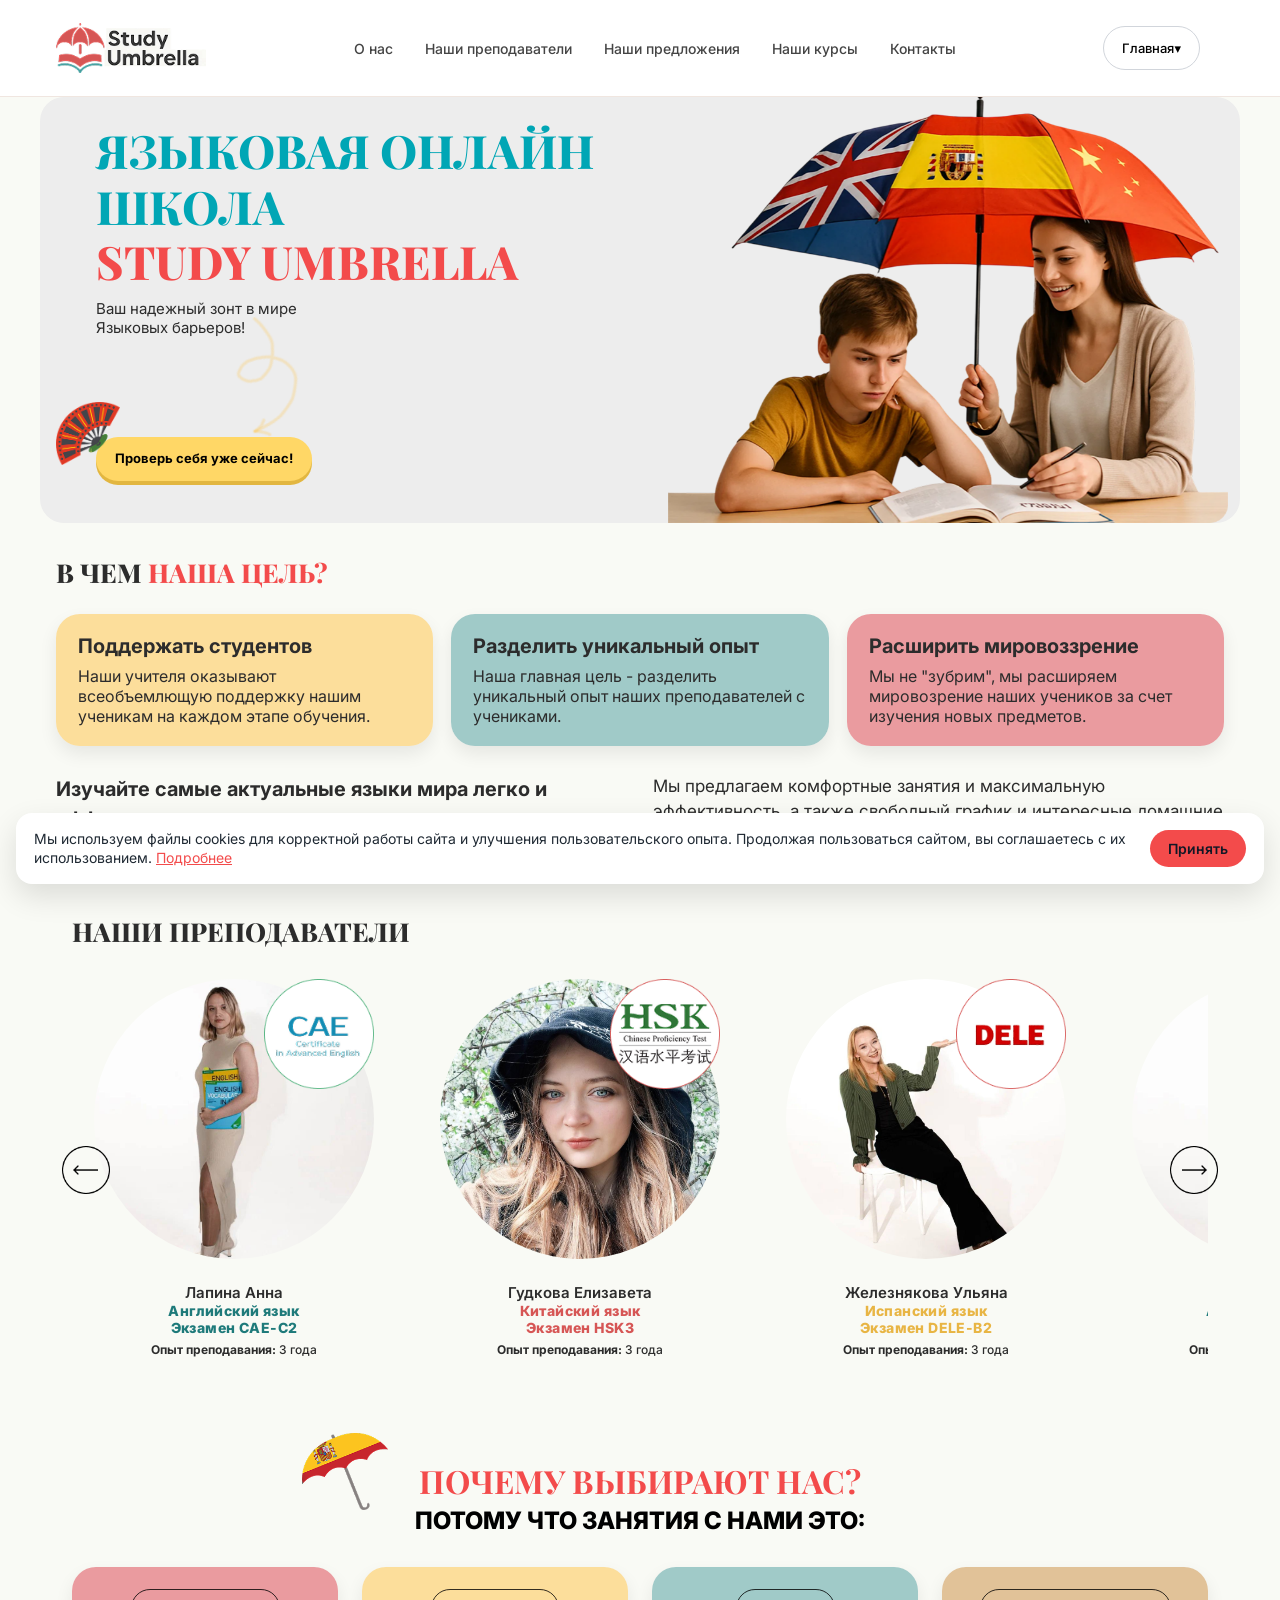
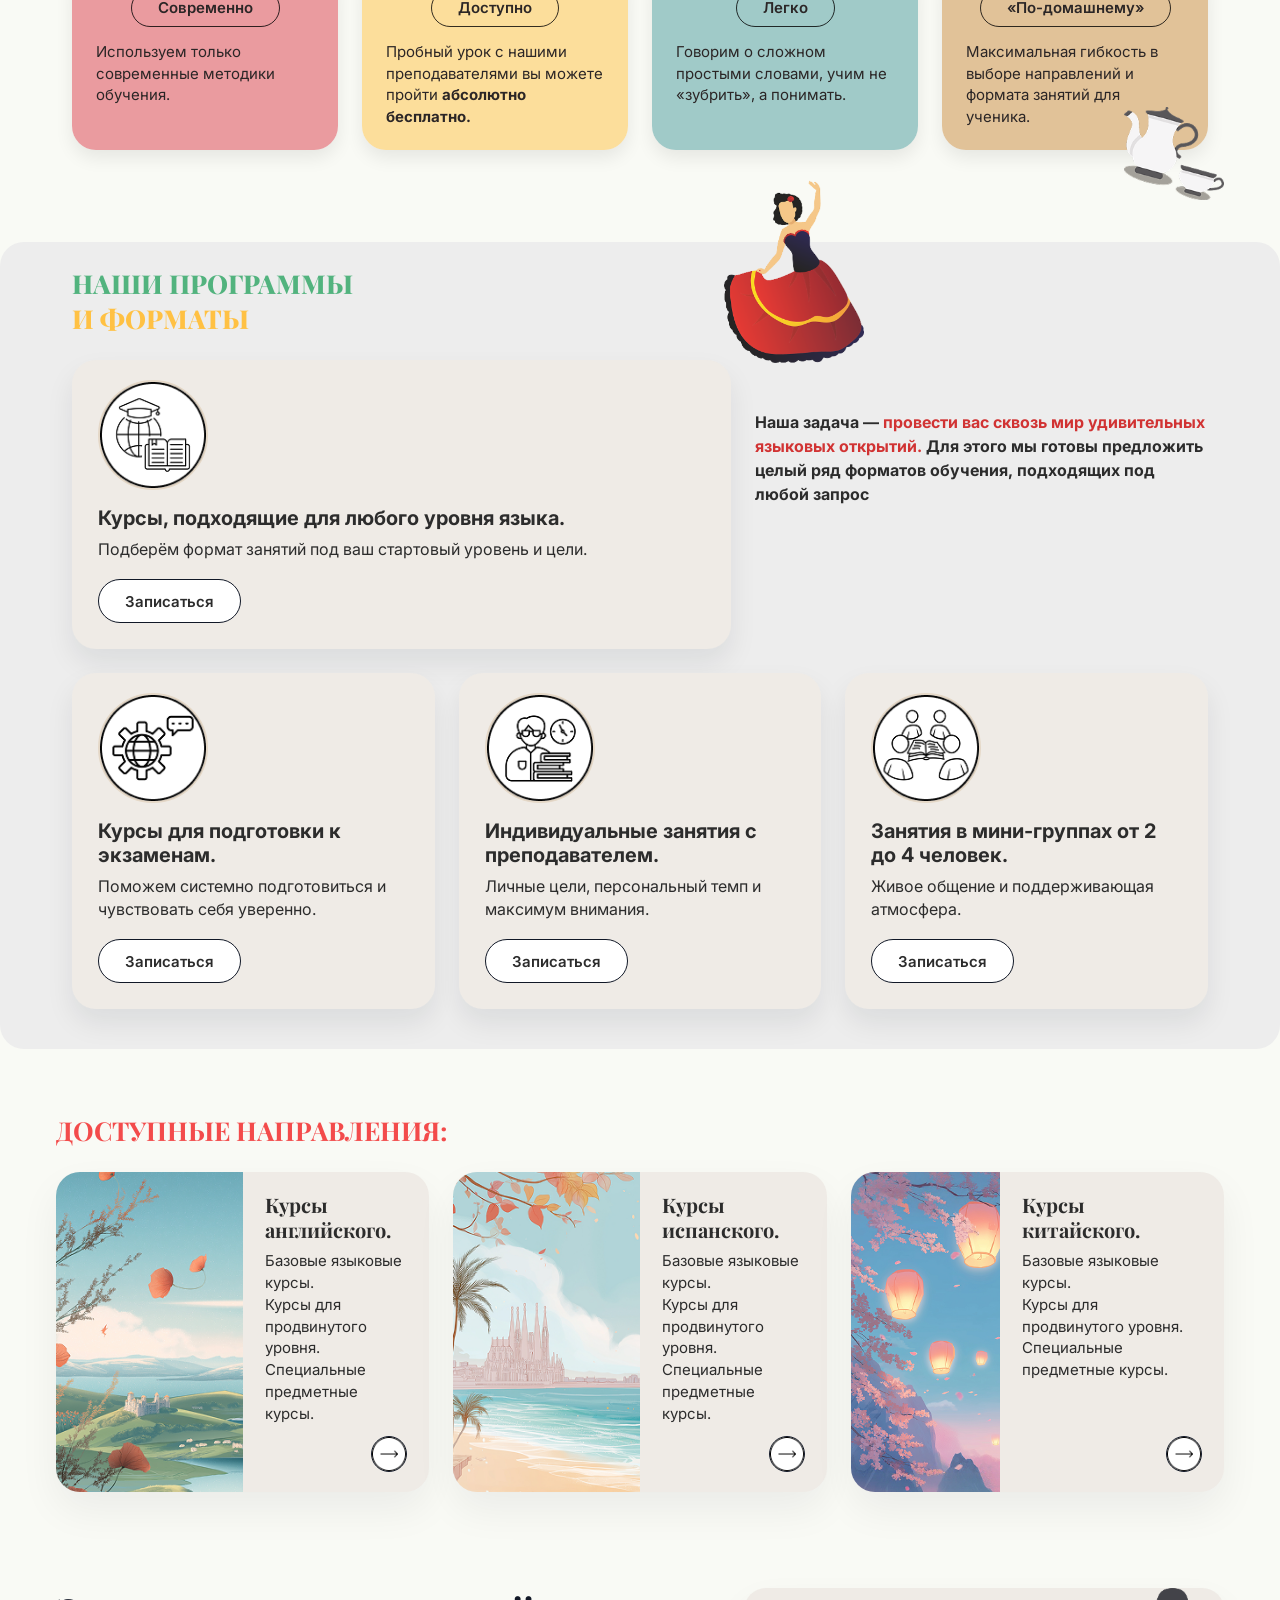
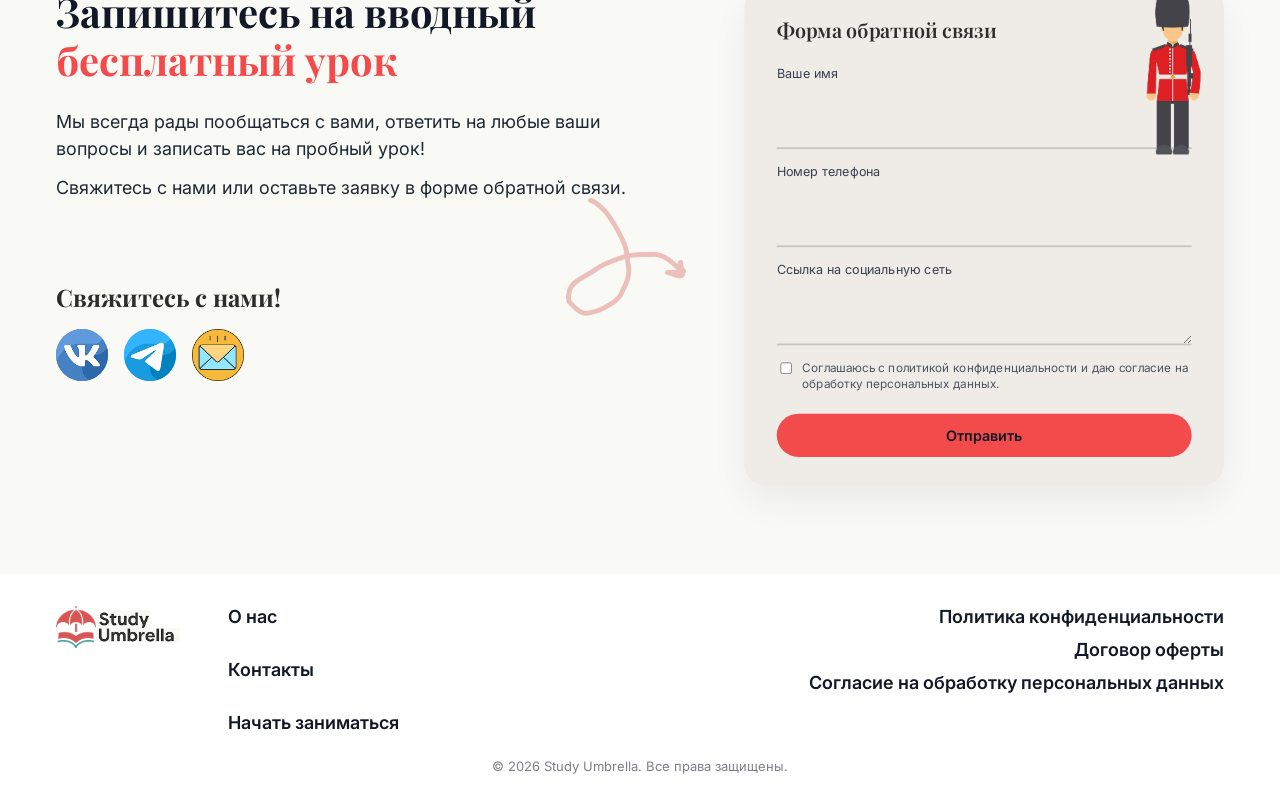
<file: docs/language-school.html>
<!DOCTYPE html>
<html lang="ru">
<head>
<meta charset="UTF-8" />
<meta name="viewport" content="width=device-width, initial-scale=1.0" />

<!-- Шрифты: preconnect + прямая ссылка вместо @import в CSS (быстрее строится CSSOM) -->
<link rel="preconnect" href="https://fonts.googleapis.com">
<link rel="preconnect" href="https://fonts.gstatic.com" crossorigin>
<link rel="stylesheet" href="https://fonts.googleapis.com/css2?family=Playfair+Display:wght@400;700&family=Inter:wght@400;500;600;700&display=swap">

<title>Языковая школа — английский, испанский, китайский | Study Umbrella</title>
<meta name="description" content="Языковая онлайн-школа Study Umbrella: английский, испанский и китайский язык с индивидуальным подходом. Бесплатный пробный урок." />
<link rel="canonical" href="https://mednikovxx-ux.github.io/l-Study_umbrella2/language-school.html" />

<!-- Open Graph -->
<meta property="og:type" content="website" />
<meta property="og:title" content="Языковая школа — английский, испанский, китайский | Study Umbrella" />
<meta property="og:description" content="Языковая онлайн-школа Study Umbrella: английский, испанский и китайский язык с индивидуальным подходом. Бесплатный пробный урок." />
<meta property="og:url" content="https://mednikovxx-ux.github.io/l-Study_umbrella2/language-school.html" />
<meta property="og:image" content="https://mednikovxx-ux.github.io/l-Study_umbrella2/img/hero-main.webp" />
<meta property="og:locale" content="ru_RU" />

<!-- Twitter -->
<meta name="twitter:card" content="summary_large_image" />
<meta name="twitter:title" content="Языковая школа — английский, испанский, китайский | Study Umbrella" />
<meta name="twitter:description" content="Языковая онлайн-школа Study Umbrella: английский, испанский и китайский язык с индивидуальным подходом. Бесплатный пробный урок." />

<!-- Favicon -->
<link rel="icon" href="img/favicon/favicon.ico" sizes="any">
<link rel="icon" type="image/png" sizes="32x32" href="img/favicon/favicon-32x32.png">
<link rel="icon" type="image/png" sizes="16x16" href="img/favicon/favicon-16x16.png">
<link rel="apple-touch-icon" href="img/favicon/apple-touch-icon.png">

<!-- Styles -->
<link rel="stylesheet" href="css/globals.css" />
<link rel="stylesheet" href="css/main.css" />
<link rel="stylesheet" href="css/language.css">
<link rel="stylesheet" href="css/inner-switch.css">

<!-- Structured data (SEO) -->
<script type="application/ld+json">
{"@context":"https://schema.org","@type":"EducationalOrganization","name":"Study Umbrella","url":"https://mednikovxx-ux.github.io/l-Study_umbrella2/index.html","logo":"https://mednikovxx-ux.github.io/l-Study_umbrella2/img/logo.png","description":"Онлайн-школа языковых и гуманитарных курсов с индивидуальным подходом.","sameAs":["https://vk.com/study_umbrella","https://t.me/study_umbrella_online"]}</script>
</head>

<body class="page-language">

<header class="header" id="siteHeader">
  <div class="container header__inner">

    <!-- ЛОГОТИП -->
    <a href="index.html" class="logo">
      <img src="img/logo.png" class="logo__img" alt="Логотип" loading="lazy">
    </a>

    <!-- МЕНЮ -->
    <nav class="nav">
      <a href="#about">О нас</a>
      <a href="#teachers">Наши преподаватели</a>
      <a href="#offers">Наши предложения</a>
      <a href="#courses">Наши курсы</a>
      <a href="#contacts">Контакты</a>

      <!-- МОБИЛКА: ГЛАВНАЯ -> 2 уровня -->
      <div class="nav-main-group">
        <button class="nav-main-toggle" type="button">Главная <span class="chevron">▾</span></button>

        <div class="nav-main-submenu"><div class="nav-main-submenu__inner">

          <!-- 2-Й УРОВЕНЬ: ЯЗЫКОВАЯ ШКОЛА -->
          <div class="nav-sub-group">
            <button class="nav-sub-toggle" type="button">Языковая школа <span class="chevron">▾</span></button>
            <div class="nav-sub-submenu"><div class="nav-sub-submenu__inner">
              <a href="language-school-en.html" style="--link-accent: var(--en-accent)">English</a>
              <a href="language-school-es.html" style="--link-accent: var(--es-accent)">Español</a>
              <a href="language-school-zh.html" style="--link-accent: var(--zh-accent)">中文</a>
            </div></div>
          </div>

          <!-- 2-Й УРОВЕНЬ: ГУМАНИТАРНАЯ ШКОЛА -->
          <div class="nav-sub-group">
            <button class="nav-sub-toggle" type="button">Гуманитарная школа <span class="chevron">▾</span></button>
            <div class="nav-sub-submenu"><div class="nav-sub-submenu__inner">
              <a href="humanities-history.html" style="--link-accent: var(--hist-accent)">История</a>
              <a href="humanities-social.html" style="--link-accent: var(--soc-accent)">Обществознание</a>
              <a href="humanities-russian.html" style="--link-accent: var(--rus-accent)">Русский язык</a>
            </div></div>
          </div>

        </div></div>
      </div>
    </nav>

    <!-- ПРАВАЯ ЧАСТЬ (ДЕСКТОП) -->
    <div class="header__right">

      <!-- Главная -->
      <div class="dropdown" id="mainDropdown">
        <button class="btn btn--ghost btn--main dropdown__toggle" id="mainMenuToggle" type="button">
          Главная <span class="chevron">▾</span>
        </button>
        <div class="dropdown__menu" id="mainMenu">
          <a href="language-school.html" class="dropdown__group-link">Языковая школа</a>
          <a href="language-school-en.html" class="dropdown__sub-link" style="--link-accent: var(--en-accent)">English</a>
          <a href="language-school-es.html" class="dropdown__sub-link" style="--link-accent: var(--es-accent)">Español</a>
          <a href="language-school-zh.html" class="dropdown__sub-link" style="--link-accent: var(--zh-accent)">中文</a>

          <a href="humanities-school.html" class="dropdown__group-link">Гуманитарная школа</a>
          <a href="humanities-history.html" class="dropdown__sub-link" style="--link-accent: var(--hist-accent)">История</a>
          <a href="humanities-social.html" class="dropdown__sub-link" style="--link-accent: var(--soc-accent)">Обществознание</a>
          <a href="humanities-russian.html" class="dropdown__sub-link" style="--link-accent: var(--rus-accent)">Русский язык</a>
        </div>
      </div>

      
      
    </div>

    <!-- БУРГЕР ДЛЯ МОБИЛЬНОЙ ВЕРСИИ -->
    <button class="burger burger--with-text" id="burgerToggle" type="button" aria-label="Открыть меню">
      <span class="burger__text">Главная</span>
      <span class="burger__icon" aria-hidden="true">
        <span></span><span></span><span></span>
      </span>
    </button>

  </div>
</header>

<!-- HERO -->
<section class="hero">
  <div class="container hero__inner">

    <div class="hero__content">

      <h1 class="hero__title hero-enter">
        <span class="hero__title-top">ЯЗЫКОВАЯ ОНЛАЙН ШКОЛА</span><br>
        <span class="hero__title-main">STUDY UMBRELLA</span>
      </h1>

      <p class="hero__text hero-enter" data-delay="1">
        Ваш надежный зонт в мире<br>
        Языковых барьеров!
      </p>

      <div class="hero__cta hero-enter" data-delay="2">
        <a href="#contacts" class="btn btn--primary hero__btn">
          <strong>Проверь себя уже сейчас!</strong>
        </a>
        <img src="img/cta-decor.png" alt="" class="hero__cta-decor" loading="lazy">
      </div>

      <img src="img/hero-arrow.png" alt="" class="hero__arrow" loading="lazy">
    </div>

    <div class="hero__image-wrap hero-enter" data-delay="2">
      <img src="img/hero-language.webp" alt="Языковая онлайн-школа" class="hero__image">
    </div>

  </div>
</section>

<!-- НАША ЦЕЛЬ -->
<section class="section" id="about">
  <div class="container">

    <h2 class="section__title">
      В ЧЕМ <span class="section__title-accent">НАША ЦЕЛЬ?</span>
    </h2>

    <div class="goal-cards">

      <article class="goal-card goal-card--peach">
        <h3>Поддержать студентов</h3>
        <p>Наши учителя оказывают всеобъемлющую поддержку нашим ученикам на каждом этапе обучения.</p>
      </article>

      <article class="goal-card goal-card--mint">
        <h3>Разделить уникальный опыт</h3>
        <p>Наша главная цель - разделить уникальный опыт наших преподавателей с учениками.</p>
      </article>

      <article class="goal-card goal-card--blue">
        <h3>Расширить мировоззрение</h3>
        <p>Мы не "зубрим", мы расширяем мировозрение наших учеников за счет изучения новых предметов.</p>
      </article>

    </div>

    <div class="about-text">
      <p class="about-line">
       <strong> Изучайте самые актуальные языки мира легко и эффективно</strong>
        <span class="accent">с лучшими преподавателями.</span>
      </p>
      <p>
        Мы предлагаем комфортные занятия и максимальную эффективность, а также
        свободный график и интересные домашние задания.
      </p>
    </div>

  <section class="section" id="teachers">
    <div class="container">

      <h2 class="section__title">
        НАШИ ПРЕПОДАВАТЕЛИ
      </h2>

      <div class="teachers-slider">

        <button class="teachers-arrow teachers-arrow--left" type="button" aria-label="Назад">
          <img src="img/arrow-left.png" alt="" loading="lazy">
        </button>

        <div class="teachers-slider__viewport">
          <div class="teachers-slider__track">

            <article class="teacher-card">
              <div class="teacher-card__photo-wrap">
                <div class="teacher-card__photo">
                  <img src="img/teacher-1.jpg" alt="Лапина Анна" loading="lazy">
                </div>
                <div class="teacher-card__badge">
                  <img src="img/badge-cae.png" alt="Сертификат CAE" loading="lazy">
                </div>
              </div>
              <h3 class="teacher-card__name">Лапина Анна</h3>
              <p class="teacher-card__subject teacher-card__subject--english">
                Английский язык <br>Экзамен CAE-C2
              </p>
              <p class="teacher-card__exp"><strong>Опыт преподавания:</strong> 3 года</p>
            </article>

            <article class="teacher-card">
              <div class="teacher-card__photo-wrap">
                <div class="teacher-card__photo">
                  <img src="img/teacher-2.jpg" alt="Гудкова Елизавета" loading="lazy">
                </div>
                <div class="teacher-card__badge">
                  <img src="img/badge-cae2.png" alt="Экзамен HSK3" loading="lazy">
                </div>
              </div>
              <h3 class="teacher-card__name">Гудкова Елизавета</h3>
              <p class="teacher-card__subject teacher-card__subject--chines">
                Китайский язык <br>Экзамен HSK3
              </p>
              <p class="teacher-card__exp"><strong>Опыт преподавания:</strong> 3 года</p>
            </article>

            <article class="teacher-card">
              <div class="teacher-card__photo-wrap">
                <div class="teacher-card__photo">
                  <img src="img/teacher-3.jpg" alt="Железнякова Ульяна" loading="lazy">
                </div>
                <div class="teacher-card__badge">
                  <img src="img/badge-cae3.png" alt="Экзамен DELE-B2" loading="lazy">
                </div>
              </div>
              <h3 class="teacher-card__name">Железнякова Ульяна</h3>
              <p class="teacher-card__subject teacher-card__subject--spanies">
                Испанский язык <br>Экзамен DELE-B2
              </p>
              <p class="teacher-card__exp"><strong>Опыт преподавания:</strong> 3 года</p>
            </article>

            <article class="teacher-card">
              <div class="teacher-card__photo-wrap">
                <div class="teacher-card__photo">
                  <img src="img/teacher-1.jpg" alt="Лапина Анна" loading="lazy">
                </div>
                <div class="teacher-card__badge">
                  <img src="img/badge-cae.png" alt="Сертификат CAE" loading="lazy">
                </div>
              </div>
              <h3 class="teacher-card__name">Лапина Анна</h3>
              <p class="teacher-card__subject teacher-card__subject--english">
                Английский язык <br>Экзамен CAE-C2
              </p>
              <p class="teacher-card__exp"><strong>Опыт преподавания:</strong> 3 года</p>
            </article>

            <article class="teacher-card">
              <div class="teacher-card__photo-wrap">
                <div class="teacher-card__photo">
                  <img src="img/teacher-2.jpg" alt="Гудкова Елизавета" loading="lazy">
                </div>
                <div class="teacher-card__badge">
                  <img src="img/badge-cae2.png" alt="Экзамен HSK3" loading="lazy">
                </div>
              </div>
              <h3 class="teacher-card__name">Гудкова Елизавета</h3>
              <p class="teacher-card__subject teacher-card__subject--chines">
                Китайский язык <br>Экзамен HSK3
              </p>
              <p class="teacher-card__exp"><strong>Опыт преподавания:</strong> 3 года</p>
            </article>

            <article class="teacher-card">
              <div class="teacher-card__photo-wrap">
                <div class="teacher-card__photo">
                  <img src="img/teacher-3.jpg" alt="Железнякова Ульяна" loading="lazy">
                </div>
                <div class="teacher-card__badge">
                  <img src="img/badge-cae3.png" alt="Экзамен DELE-B2" loading="lazy">
                </div>
              </div>
              <h3 class="teacher-card__name">Железнякова Ульяна</h3>
              <p class="teacher-card__subject teacher-card__subject--spanies">
                Испанский язык <br>Экзамен DELE-B2
              </p>
              <p class="teacher-card__exp"><strong>Опыт преподавания:</strong> 3 года</p>
            </article>

          </div>
        </div>

        <button class="teachers-arrow teachers-arrow--right" type="button" aria-label="Вперёд">
          <img src="img/arrow-right.png" alt="" loading="lazy">
        </button>

      </div>

    </div>
  </section>

  <!-- ПОЧЕМУ ВЫБИРАЮТ НАС -->
  <section class="section section--why" id="why">
    <div class="container">

      <div class="why-head">
        <img src="img/why-umbrella.png" alt="" class="why-head__umbrella" loading="lazy">
        <h2 class="why-title-main">ПОЧЕМУ ВЫБИРАЮТ НАС?</h2>
        <h3 class="why-title-sub">ПОТОМУ ЧТО ЗАНЯТИЯ С НАМИ ЭТО:</h3>
      </div>

      <div class="formats">
        <article class="format-card format-card--soft">
          <div class="format-card__label">Современно</div>
          <p>Используем только современные методики обучения.</p>
        </article>

        <article class="format-card format-card--peach">
          <div class="format-card__label">Доступно</div>
          <p>Пробный урок с нашими преподавателями вы можете пройти <strong>абсолютно бесплатно.</strong></p>
        </article>

        <article class="format-card format-card--mint">
          <div class="format-card__label">Легко</div>
          <p>Говорим о сложном простыми словами, учим не «зубрить», а понимать.</p>
        </article>

        <article class="format-card format-card--lilac format-card--with-decor">
          <div class="format-card__label">«По-домашнему»</div>
          <p>
            Максимальная гибкость в выборе направлений и формата занятий для ученика.
          </p>
        </article>
      </div>
      <img src="img/format-decor.png" alt="" class="why-teapot" loading="lazy">
    </div>
  </section>
  </div>
</section>

<!-- НАШИ ПРОГРАММЫ И ФОРМАТЫ -->
<section class="section section--soft section--programs" id="offers">
  <div class="container">
    <img src="img/dancer.png" alt="" class="offers-dancer" loading="lazy">

    <h2 class="section__title section__title--left">
      <span class="programs-title-main">НАШИ ПРОГРАММЫ</span>
      <span class="programs-title-accent">И ФОРМАТЫ</span>
    </h2>

    <div class="programs-grid">

      <div class="programs-grid__top">
        <article class="program-card program-card--wide">
          <div class="program-card__icon">
            <img src="img/program-1.png" alt="Курсы для любого уровня" loading="lazy">
          </div>
          <h3 class="program-card__title">
            Курсы, подходящие для любого уровня языка.
          </h3>
          <p class="program-card__text">
            Подберём формат занятий под ваш стартовый уровень и цели.
          </p>
          <a href="#contacts" class="program-card__btn">Записаться</a>
        </article>

        <div class="programs-info">
         <br> <strong> Наша задача — <span class="programs-info__accent">
            провести вас сквозь мир удивительных языковых открытий.
          </span>Для этого мы готовы предложить целый ряд форматов обучения, подходящих под любой запрос</strong>
        </div>
      </div>

      <div class="programs-grid__bottom">
        <article class="program-card">
          <div class="program-card__icon">
            <img src="img/program-2.png" alt="Подготовка к экзаменам" loading="lazy">
          </div>
          <h3 class="program-card__title">
            Курсы для подготовки к экзаменам.
          </h3>
          <p class="program-card__text">
            Поможем системно подготовиться и чувствовать себя уверенно.
          </p>
          <a href="#contacts" class="program-card__btn">Записаться</a>
        </article>

        <article class="program-card">
          <div class="program-card__icon">
            <img src="img/program-3.png" alt="Индивидуальные занятия" loading="lazy">
          </div>
          <h3 class="program-card__title">
            Индивидуальные занятия с преподавателем.
          </h3>
          <p class="program-card__text">
            Личные цели, персональный темп и максимум внимания.
          </p>
          <a href="#contacts" class="program-card__btn">Записаться</a>
        </article>

        <article class="program-card">
          <div class="program-card__icon">
            <img src="img/program-4.png" alt="Занятия в мини-группах" loading="lazy">
          </div>
          <h3 class="program-card__title">
            Занятия в мини-группах от 2 до 4 человек.
          </h3>
          <p class="program-card__text">
            Живое общение и поддерживающая атмосфера.
          </p>
          <a href="#contacts" class="program-card__btn">Записаться</a>
        </article>
      </div>

    </div>
  </div>
</section>

<section class="section" id="courses">
  <section class="section section--soft section--tracks">
    <div class="container">

      <h2 class="section__title section__title--red">
        ДОСТУПНЫЕ НАПРАВЛЕНИЯ:
      </h2>

      <div class="tracks">

        <!-- English -->
        <article class="track-card">
          <div class="track-card__image-wrap">
            <img src="img/language-1.webp" alt="Курсы английского" class="track-card__image" loading="lazy">
          </div>
          <div class="track-card__content">
            <h3 class="track-card__title">Курсы английского.</h3>
            <p class="track-card__text">
              Базовые языковые курсы.<br>
              Курсы для продвинутого уровня.<br>
              Специальные предметные курсы.
            </p>
            <a href="language-school-en.html" class="track-card__arrow">
              <img src="img/track-arrow.png" alt="Подробнее" loading="lazy">
            </a>
          </div>
        </article>

        <!-- Español -->
        <article class="track-card">
          <div class="track-card__image-wrap">
            <img src="img/language-2.webp" alt="Курсы испанского" class="track-card__image" loading="lazy">
          </div>
          <div class="track-card__content">
            <h3 class="track-card__title">Курсы испанского.</h3>
            <p class="track-card__text">
              Базовые языковые курсы.<br>
              Курсы для продвинутого уровня.<br>
              Специальные предметные курсы.
            </p>
            <a href="language-school-es.html" class="track-card__arrow">
              <img src="img/track-arrow.png" alt="Подробнее" loading="lazy">
            </a>
          </div>
        </article>

        <!-- 中文 -->
        <article class="track-card track-card--narrow">
          <div class="track-card__image-wrap">
            <img src="img/language-3.webp" alt="Курсы китайского" class="track-card__image" loading="lazy">
          </div>
          <div class="track-card__content">
            <h3 class="track-card__title">Курсы китайского.</h3>
            <p class="track-card__text">
              Базовые языковые курсы.<br>
              Курсы для продвинутого уровня.<br>
              Специальные предметные курсы.
            </p>
            <a href="language-school-zh.html" class="track-card__arrow">
              <img src="img/track-arrow.png" alt="Подробнее" loading="lazy">
            </a>
          </div>
        </article>

      </div>
    </div>
  </section>
</section>

<!-- КОНТАКТЫ / ФОРМА -->
<section class="section section--contacts" id="contacts">
  <div class="container contact">

    <div class="contact__left">
      <h2 class="contact__title">
        Запишитесь на вводный
        <span class="contact__title-accent">бесплатный урок</span>
      </h2>

      <p class="contact__text">
        Мы всегда рады пообщаться с вами, ответить на любые ваши вопросы
        и записать вас на пробный урок!
      </p>
      <p class="contact__text">
        Свяжитесь с нами или оставьте заявку в форме обратной связи.
      </p>

      <img src="img/hero-arrow2.png" alt="" class="contact__arrow" loading="lazy">

      <h3 class="contact__subtitle">Свяжитесь с нами!</h3>

      <div class="contact__socials">
        <a href="https://vk.com/study_umbrella?from=groups" class="contact__social contact__social--vk">
          <img src="img/social-vk.png" alt="ВКонтакте" loading="lazy">
        </a>
        <a href="https://t.me/study_umbrella_online" class="contact__social contact__social--tg">
          <img src="img/social-tg.png" alt="Telegram" loading="lazy">
        </a>
        <a href="mailto:umbrella.study.sc@gmail.com" class="contact__social contact__social--mail">
          <img src="img/social-mail.png" alt="E-mail" loading="lazy">
        </a>
      </div>
    </div>

    <form class="contact-form" id="contactForm">
  <img src="img/guard.png" alt="" class="contact-form__guard" loading="lazy">

  <h3 class="contact-form__title">Форма обратной связи</h3>

  <!-- Антибот (honeypot) -->
  <input type="text" name="company" tabindex="-1" autocomplete="off" aria-hidden="true"
         style="position:absolute; left:-9999px; width:1px; height:1px; opacity:0;">

  <!-- Антибот по времени заполнения -->
  <input type="hidden" name="form_started_at" id="form_started_at">

  <!-- Страница (чтобы всегда приходила) -->
  <input type="hidden" name="page" id="form_page">

  <label class="contact-form__field">
    <span>Ваше имя</span>
    <input type="text" name="name" required minlength="2" />
  </label>

  <label class="contact-form__field">
    <span>Номер телефона</span>
    <input type="tel" name="phone" required />
  </label>

  <label class="contact-form__field">
    <span>Ссылка на социальную сеть</span>
    <textarea name="comment" rows="2"></textarea>
  </label>

  <label class="contact-form__checkbox">
    <input type="checkbox" name="policy" required />
    <span>
      Соглашаюсь с политикой конфиденциальности и даю согласие
      на обработку персональных данных.
    </span>
  </label>

  <button class="contact-form__submit" type="submit">
    Отправить
  </button>
</form>
<div id="formToast" class="form-toast"></div>

  </div>
</section>

<footer class="footer">
  <div class="container footer__inner">

    <!-- ЛОГО -->
    <a href="index.html" class="footer__logo">
      <img src="img/logo.png" alt="Study Umbrella" loading="lazy">
    </a>

    <!-- ЛЕВЫЕ ССЫЛКИ -->
    <nav class="footer__nav">
      <a href="#about">О нас</a>
      <a href="#contacts">Контакты</a>
      <a href="#courses">Начать заниматься</a>
    </nav>

    <!-- ПРАВЫЕ ССЫЛКИ (СТОЛБИК СПРАВА) -->
    <div class="footer__right">
      <a href="policy.html" class="footer__policy" target="_blank">Политика конфиденциальности</a>
      <a href="offer.html" class="footer__policy" target="_blank">Договор оферты</a>
      <a href="consent.html" class="footer__policy" target="_blank">Согласие на обработку персональных данных</a>
    </div>

    <!-- НИЖНЯЯ СТРОКА -->
    <div class="footer__legal">
      © 2026 Study Umbrella. Все права защищены.
    </div>

  </div>
</footer>

<!-- COOKIE CONSENT -->
<div class="cookie-banner" id="cookieBanner">
  <div class="cookie-banner__content">
    <p class="cookie-banner__text">
      Мы используем файлы cookies для корректной работы сайта и улучшения пользовательского опыта.
      Продолжая пользоваться сайтом, вы соглашаетесь с их использованием.
      <a href="policy.html" target="_blank">Подробнее</a>
    </p>
    <button class="cookie-banner__btn" id="cookieAccept">
      Принять
    </button>
  </div>
</div>

<script src="assets/scroll-reveal.js"></script>

<script src="assets/nav.js"></script>
<script src="assets/teachers-carousel.js"></script>
<script src="assets/cookie-consent.js"></script>
<script src="assets/contact-form.js"></script>

</body>
</html>
</file>
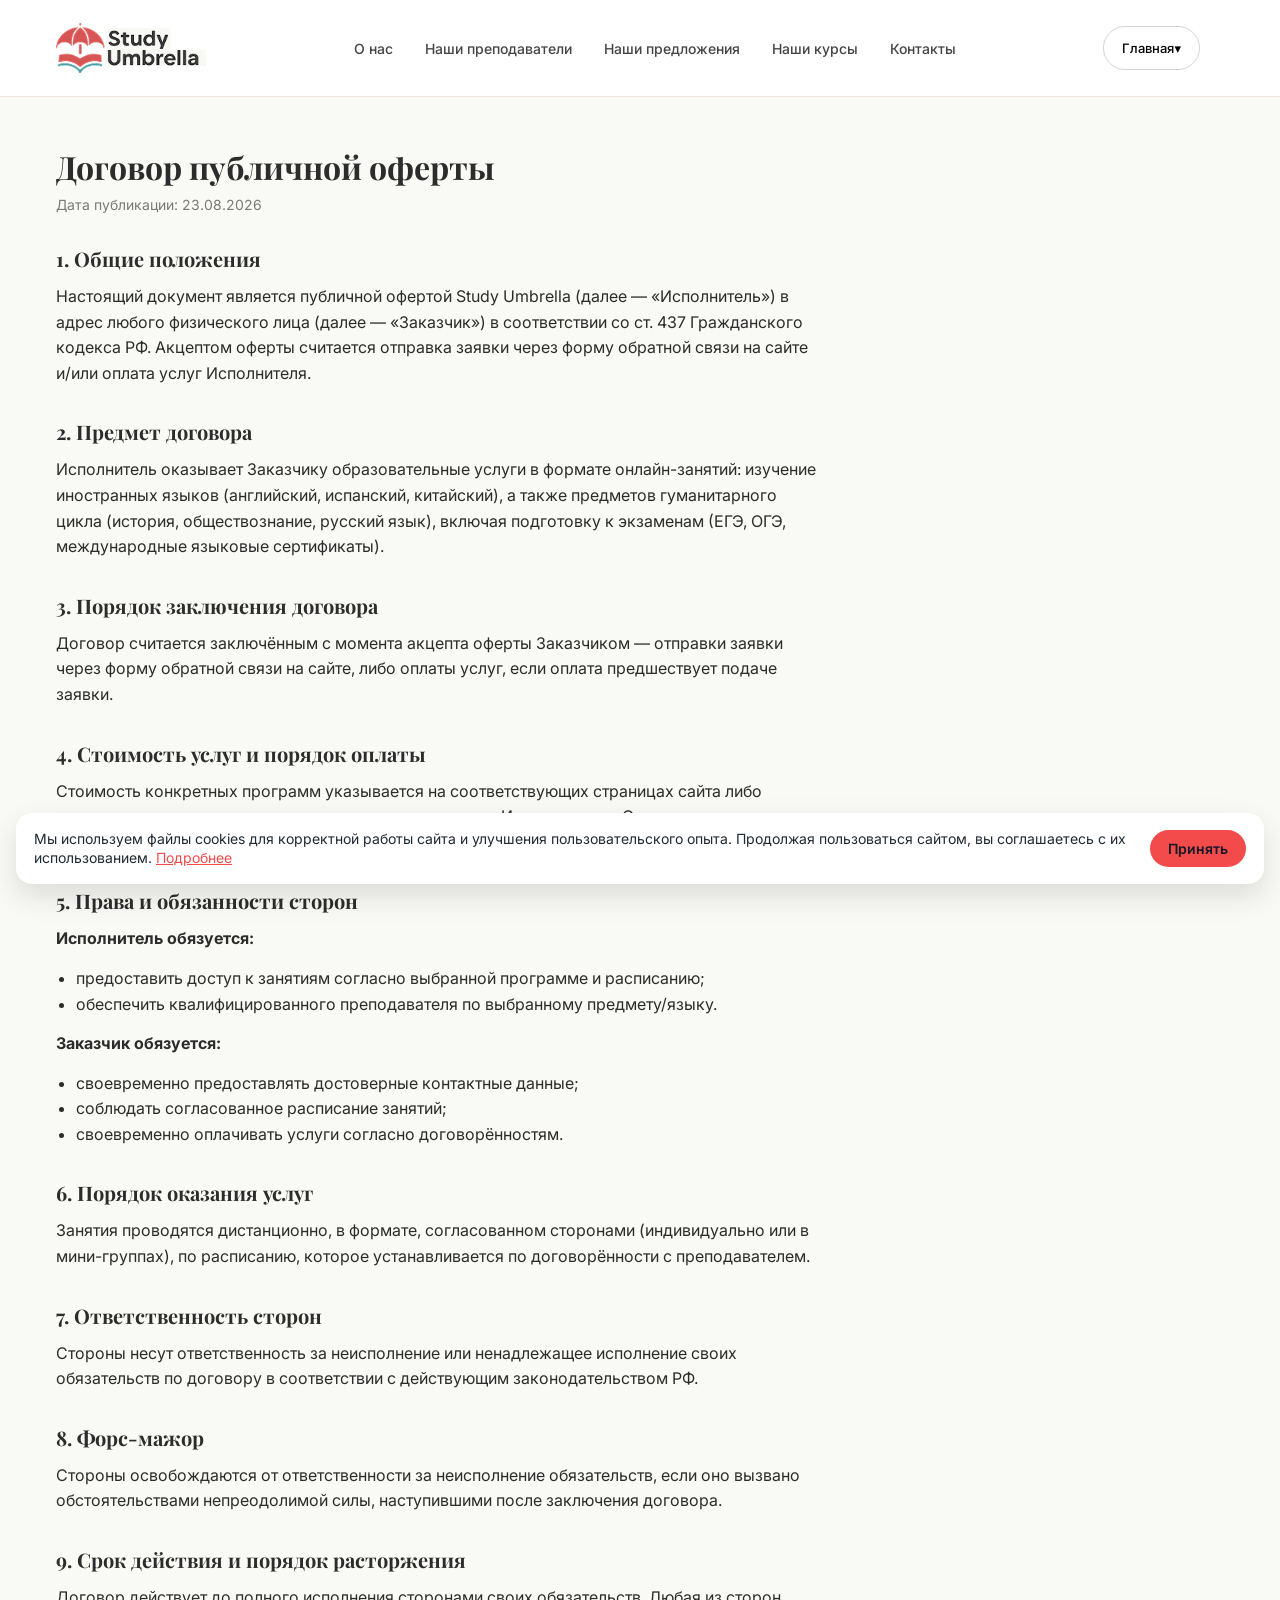
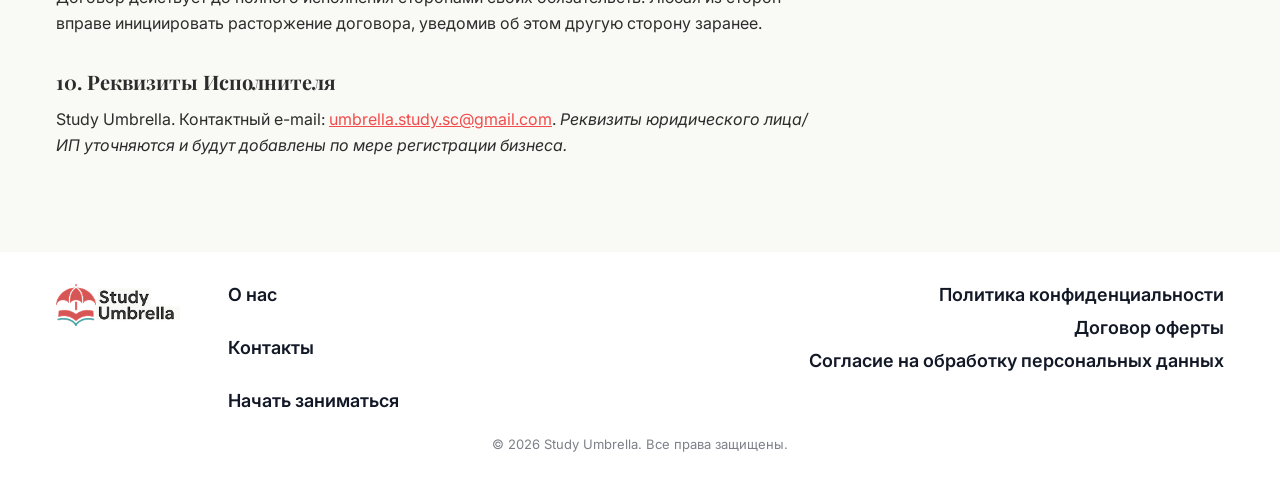
<file: docs/offer.html>
<!DOCTYPE html>
<html lang="ru">
<head>
<meta charset="UTF-8" />
<meta name="viewport" content="width=device-width, initial-scale=1.0" />

<!-- Шрифты: preconnect + прямая ссылка вместо @import в CSS (быстрее строится CSSOM) -->
<link rel="preconnect" href="https://fonts.googleapis.com">
<link rel="preconnect" href="https://fonts.gstatic.com" crossorigin>
<link rel="stylesheet" href="https://fonts.googleapis.com/css2?family=Playfair+Display:wght@400;700&family=Inter:wght@400;500;600;700&display=swap">

<title>Договор оферты — Study Umbrella</title>
<meta name="description" content="Публичная оферта на оказание образовательных услуг онлайн-школы Study Umbrella." />
<link rel="canonical" href="https://mednikovxx-ux.github.io/l-Study_umbrella2/offer.html" />

<!-- Open Graph -->
<meta property="og:type" content="website" />
<meta property="og:title" content="Договор оферты — Study Umbrella" />
<meta property="og:description" content="Публичная оферта на оказание образовательных услуг онлайн-школы Study Umbrella." />
<meta property="og:url" content="https://mednikovxx-ux.github.io/l-Study_umbrella2/offer.html" />
<meta property="og:image" content="https://mednikovxx-ux.github.io/l-Study_umbrella2/img/hero-main.webp" />
<meta property="og:locale" content="ru_RU" />

<!-- Twitter -->
<meta name="twitter:card" content="summary_large_image" />
<meta name="twitter:title" content="Договор оферты — Study Umbrella" />
<meta name="twitter:description" content="Публичная оферта на оказание образовательных услуг онлайн-школы Study Umbrella." />

<!-- Favicon -->
<link rel="icon" href="img/favicon/favicon.ico" sizes="any">
<link rel="icon" type="image/png" sizes="32x32" href="img/favicon/favicon-32x32.png">
<link rel="icon" type="image/png" sizes="16x16" href="img/favicon/favicon-16x16.png">
<link rel="apple-touch-icon" href="img/favicon/apple-touch-icon.png">

<!-- Styles -->
<link rel="stylesheet" href="css/globals.css" />
<link rel="stylesheet" href="css/main.css" />
<link rel="stylesheet" href="css/legal.css">

<!-- Structured data (SEO) -->
<script type="application/ld+json">
{"@context":"https://schema.org","@type":"EducationalOrganization","name":"Study Umbrella","url":"https://mednikovxx-ux.github.io/l-Study_umbrella2/index.html","logo":"https://mednikovxx-ux.github.io/l-Study_umbrella2/img/logo.png","description":"Онлайн-школа языковых и гуманитарных курсов с индивидуальным подходом.","sameAs":["https://vk.com/study_umbrella","https://t.me/study_umbrella_online"]}</script>
</head>

<body>

<header class="header" id="siteHeader">
  <div class="container header__inner">

    <!-- ЛОГОТИП -->
    <a href="index.html" class="logo">
      <img src="img/logo.png" class="logo__img" alt="Логотип" loading="lazy">
    </a>

    <!-- МЕНЮ -->
    <nav class="nav">
      <a href="#about">О нас</a>
      <a href="#teachers">Наши преподаватели</a>
      <a href="#offers">Наши предложения</a>
      <a href="#courses">Наши курсы</a>
      <a href="#contacts">Контакты</a>

      <!-- МОБИЛКА: ГЛАВНАЯ -> 2 уровня -->
      <div class="nav-main-group">
        <button class="nav-main-toggle" type="button">Главная <span class="chevron">▾</span></button>

        <div class="nav-main-submenu"><div class="nav-main-submenu__inner">

          <!-- 2-Й УРОВЕНЬ: ЯЗЫКОВАЯ ШКОЛА -->
          <div class="nav-sub-group">
            <button class="nav-sub-toggle" type="button">Языковая школа <span class="chevron">▾</span></button>
            <div class="nav-sub-submenu"><div class="nav-sub-submenu__inner">
              <a href="language-school-en.html" style="--link-accent: var(--en-accent)">English</a>
              <a href="language-school-es.html" style="--link-accent: var(--es-accent)">Español</a>
              <a href="language-school-zh.html" style="--link-accent: var(--zh-accent)">中文</a>
            </div></div>
          </div>

          <!-- 2-Й УРОВЕНЬ: ГУМАНИТАРНАЯ ШКОЛА -->
          <div class="nav-sub-group">
            <button class="nav-sub-toggle" type="button">Гуманитарная школа <span class="chevron">▾</span></button>
            <div class="nav-sub-submenu"><div class="nav-sub-submenu__inner">
              <a href="humanities-history.html" style="--link-accent: var(--hist-accent)">История</a>
              <a href="humanities-social.html" style="--link-accent: var(--soc-accent)">Обществознание</a>
              <a href="humanities-russian.html" style="--link-accent: var(--rus-accent)">Русский язык</a>
            </div></div>
          </div>

        </div></div>
      </div>
    </nav>

    <!-- ПРАВАЯ ЧАСТЬ (ДЕСКТОП) -->
    <div class="header__right">

      <!-- Главная -->
      <div class="dropdown" id="mainDropdown">
        <button class="btn btn--ghost btn--main dropdown__toggle" id="mainMenuToggle" type="button">
          Главная <span class="chevron">▾</span>
        </button>
        <div class="dropdown__menu" id="mainMenu">
          <a href="language-school.html" class="dropdown__group-link">Языковая школа</a>
          <a href="language-school-en.html" class="dropdown__sub-link" style="--link-accent: var(--en-accent)">English</a>
          <a href="language-school-es.html" class="dropdown__sub-link" style="--link-accent: var(--es-accent)">Español</a>
          <a href="language-school-zh.html" class="dropdown__sub-link" style="--link-accent: var(--zh-accent)">中文</a>

          <a href="humanities-school.html" class="dropdown__group-link">Гуманитарная школа</a>
          <a href="humanities-history.html" class="dropdown__sub-link" style="--link-accent: var(--hist-accent)">История</a>
          <a href="humanities-social.html" class="dropdown__sub-link" style="--link-accent: var(--soc-accent)">Обществознание</a>
          <a href="humanities-russian.html" class="dropdown__sub-link" style="--link-accent: var(--rus-accent)">Русский язык</a>
        </div>
      </div>

      
      
    </div>

    <!-- БУРГЕР ДЛЯ МОБИЛЬНОЙ ВЕРСИИ -->
    <button class="burger burger--with-text" id="burgerToggle" type="button" aria-label="Открыть меню">
      <span class="burger__text">Главная</span>
      <span class="burger__icon" aria-hidden="true">
        <span></span><span></span><span></span>
      </span>
    </button>

  </div>
</header>

<section class="section legal">
  <div class="container">
    <h1 class="legal__title">Договор публичной оферты</h1>
    <p class="legal__updated">Дата публикации: 23.08.2026</p>

    <div class="legal__body">

      <h2>1. Общие положения</h2>
      <p>
        Настоящий документ является публичной офертой Study Umbrella (далее — «Исполнитель») в
        адрес любого физического лица (далее — «Заказчик») в соответствии со ст. 437 Гражданского
        кодекса РФ. Акцептом оферты считается отправка заявки через форму обратной связи на сайте
        и/или оплата услуг Исполнителя.
      </p>

      <h2>2. Предмет договора</h2>
      <p>
        Исполнитель оказывает Заказчику образовательные услуги в формате онлайн-занятий: изучение
        иностранных языков (английский, испанский, китайский), а также предметов гуманитарного
        цикла (история, обществознание, русский язык), включая подготовку к экзаменам (ЕГЭ, ОГЭ,
        международные языковые сертификаты).
      </p>

      <h2>3. Порядок заключения договора</h2>
      <p>
        Договор считается заключённым с момента акцепта оферты Заказчиком — отправки заявки через
        форму обратной связи на сайте, либо оплаты услуг, если оплата предшествует подаче заявки.
      </p>

      <h2>4. Стоимость услуг и порядок оплаты</h2>
      <p>
        Стоимость конкретных программ указывается на соответствующих страницах сайта либо
        согласовывается индивидуально при первом контакте с Исполнителем. Оплата производится
        способом, согласованным сторонами до начала занятий.
      </p>

      <h2>5. Права и обязанности сторон</h2>
      <p><strong>Исполнитель обязуется:</strong></p>
      <ul>
        <li>предоставить доступ к занятиям согласно выбранной программе и расписанию;</li>
        <li>обеспечить квалифицированного преподавателя по выбранному предмету/языку.</li>
      </ul>
      <p><strong>Заказчик обязуется:</strong></p>
      <ul>
        <li>своевременно предоставлять достоверные контактные данные;</li>
        <li>соблюдать согласованное расписание занятий;</li>
        <li>своевременно оплачивать услуги согласно договорённостям.</li>
      </ul>

      <h2>6. Порядок оказания услуг</h2>
      <p>
        Занятия проводятся дистанционно, в формате, согласованном сторонами (индивидуально или в
        мини-группах), по расписанию, которое устанавливается по договорённости с преподавателем.
      </p>

      <h2>7. Ответственность сторон</h2>
      <p>
        Стороны несут ответственность за неисполнение или ненадлежащее исполнение своих
        обязательств по договору в соответствии с действующим законодательством РФ.
      </p>

      <h2>8. Форс-мажор</h2>
      <p>
        Стороны освобождаются от ответственности за неисполнение обязательств, если оно вызвано
        обстоятельствами непреодолимой силы, наступившими после заключения договора.
      </p>

      <h2>9. Срок действия и порядок расторжения</h2>
      <p>
        Договор действует до полного исполнения сторонами своих обязательств. Любая из сторон
        вправе инициировать расторжение договора, уведомив об этом другую сторону заранее.
      </p>

      <h2>10. Реквизиты Исполнителя</h2>
      <p>
        Study Umbrella. Контактный e-mail: <a href="mailto:umbrella.study.sc@gmail.com">umbrella.study.sc@gmail.com</a>.
        <em>Реквизиты юридического лица/ИП уточняются и будут добавлены по мере регистрации бизнеса.</em>
      </p>

    </div>
  </div>
</section>

<footer class="footer">
  <div class="container footer__inner">

    <!-- ЛОГО -->
    <a href="index.html" class="footer__logo">
      <img src="img/logo.png" alt="Study Umbrella" loading="lazy">
    </a>

    <!-- ЛЕВЫЕ ССЫЛКИ -->
    <nav class="footer__nav">
      <a href="#about">О нас</a>
      <a href="#contacts">Контакты</a>
      <a href="#courses">Начать заниматься</a>
    </nav>

    <!-- ПРАВЫЕ ССЫЛКИ (СТОЛБИК СПРАВА) -->
    <div class="footer__right">
      <a href="policy.html" class="footer__policy" target="_blank">Политика конфиденциальности</a>
      <a href="offer.html" class="footer__policy" target="_blank">Договор оферты</a>
      <a href="consent.html" class="footer__policy" target="_blank">Согласие на обработку персональных данных</a>
    </div>

    <!-- НИЖНЯЯ СТРОКА -->
    <div class="footer__legal">
      © 2026 Study Umbrella. Все права защищены.
    </div>

  </div>
</footer>

<!-- COOKIE CONSENT -->
<div class="cookie-banner" id="cookieBanner">
  <div class="cookie-banner__content">
    <p class="cookie-banner__text">
      Мы используем файлы cookies для корректной работы сайта и улучшения пользовательского опыта.
      Продолжая пользоваться сайтом, вы соглашаетесь с их использованием.
      <a href="policy.html" target="_blank">Подробнее</a>
    </p>
    <button class="cookie-banner__btn" id="cookieAccept">
      Принять
    </button>
  </div>
</div>

<script src="assets/scroll-reveal.js"></script>

<script src="assets/nav.js"></script>
<script src="assets/cookie-consent.js"></script>

</body>
</html>
</file>
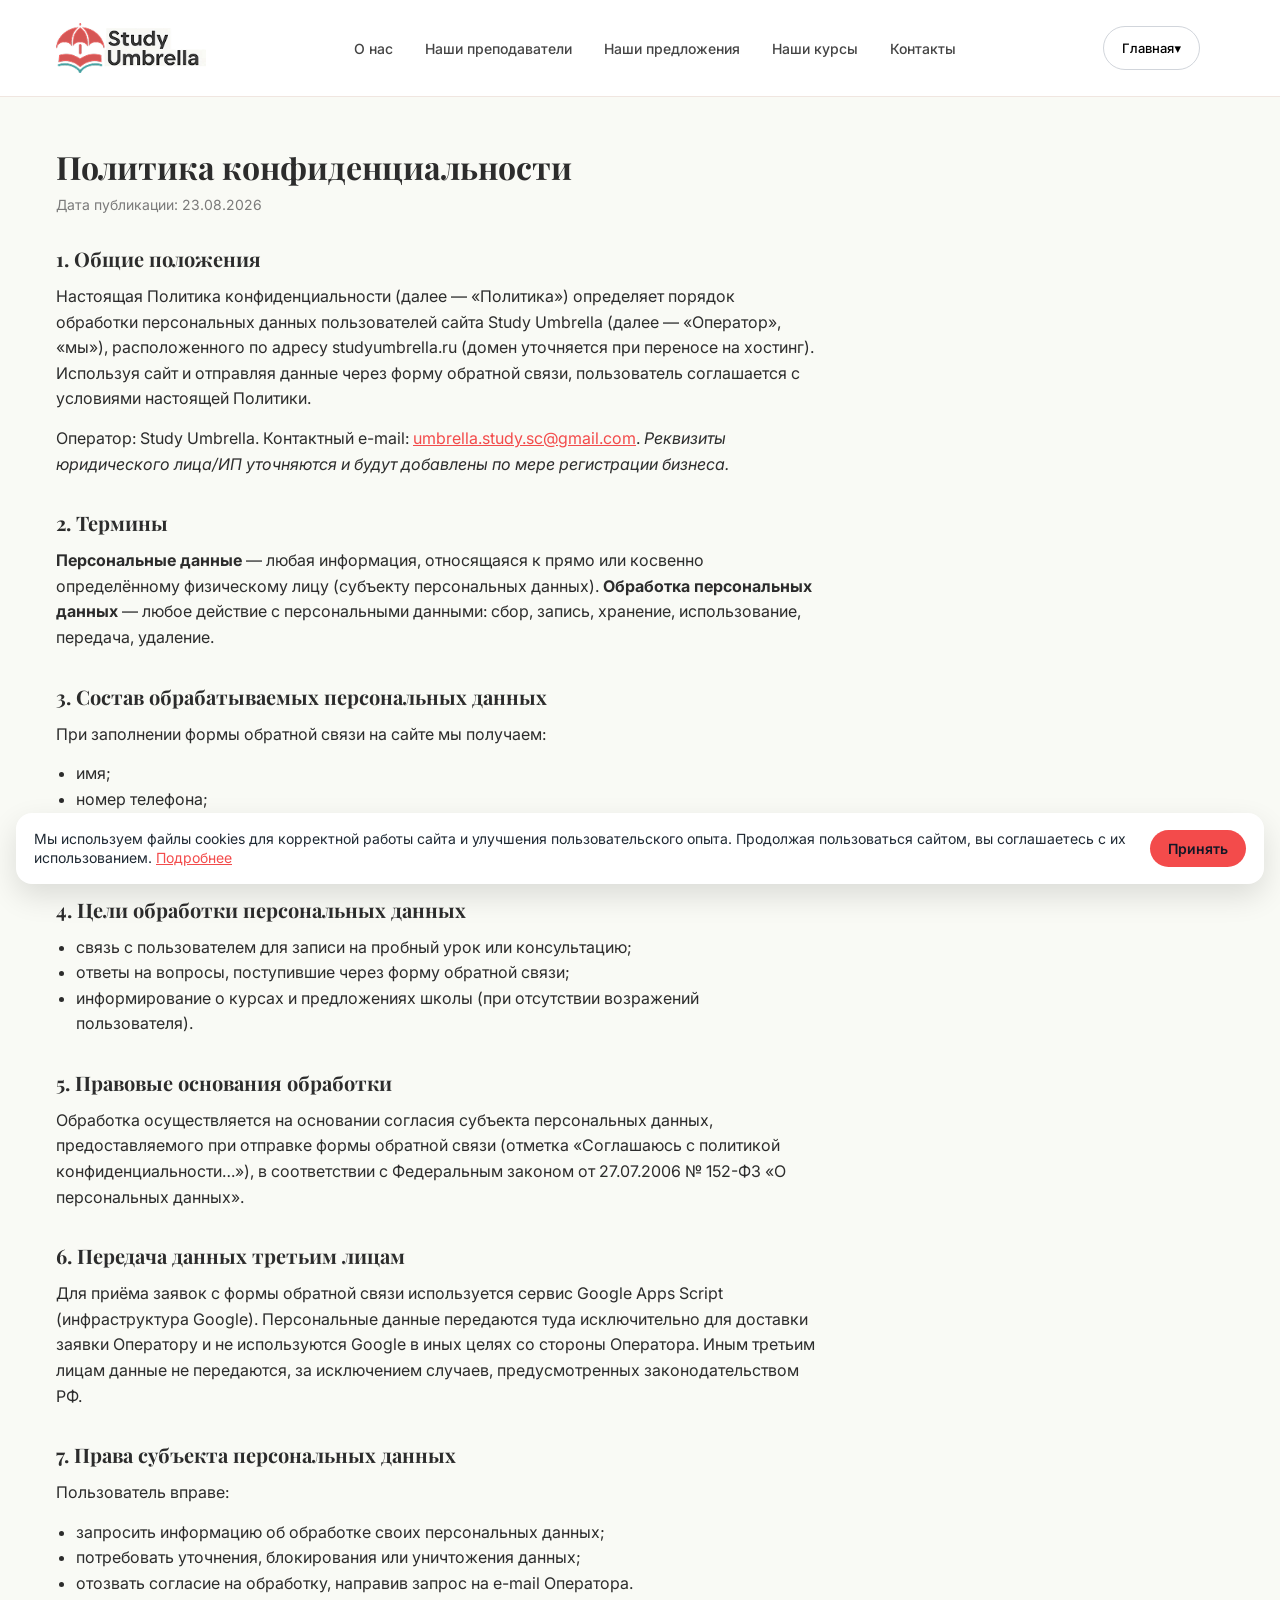
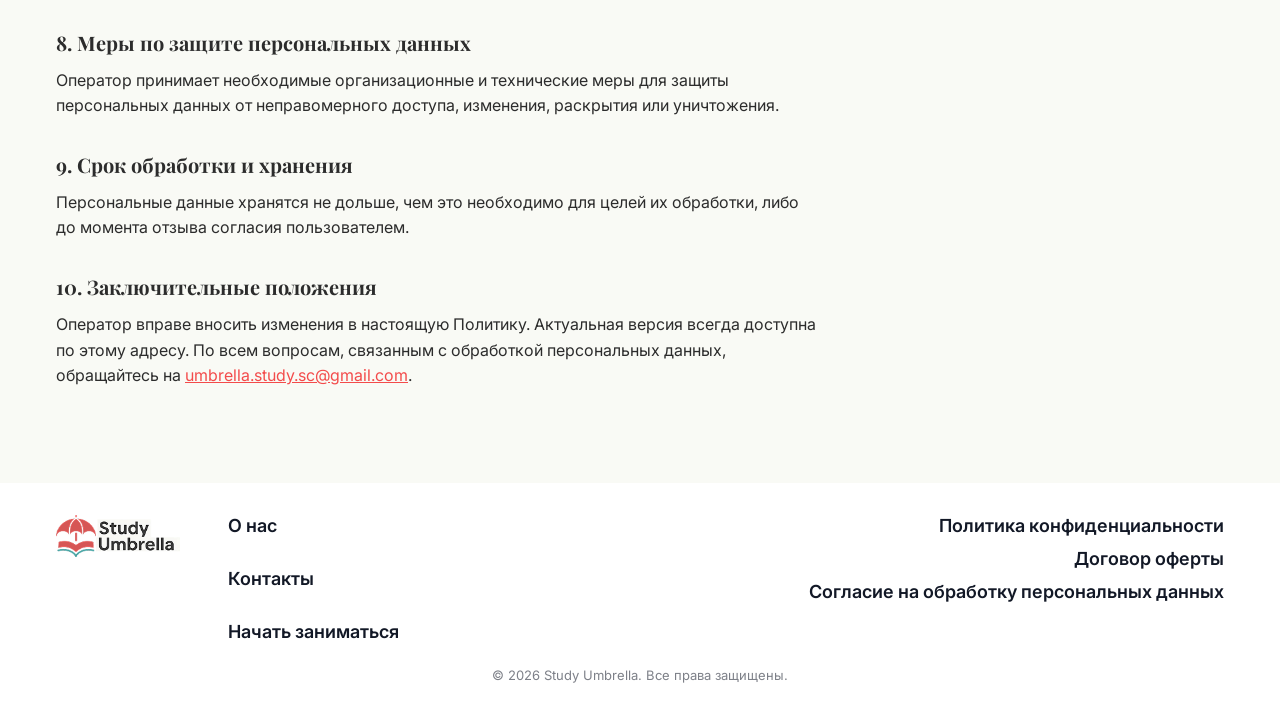
<file: docs/policy.html>
<!DOCTYPE html>
<html lang="ru">
<head>
<meta charset="UTF-8" />
<meta name="viewport" content="width=device-width, initial-scale=1.0" />

<!-- Шрифты: preconnect + прямая ссылка вместо @import в CSS (быстрее строится CSSOM) -->
<link rel="preconnect" href="https://fonts.googleapis.com">
<link rel="preconnect" href="https://fonts.gstatic.com" crossorigin>
<link rel="stylesheet" href="https://fonts.googleapis.com/css2?family=Playfair+Display:wght@400;700&family=Inter:wght@400;500;600;700&display=swap">

<title>Политика конфиденциальности — Study Umbrella</title>
<meta name="description" content="Политика обработки персональных данных онлайн-школы Study Umbrella." />
<link rel="canonical" href="https://mednikovxx-ux.github.io/l-Study_umbrella2/policy.html" />

<!-- Open Graph -->
<meta property="og:type" content="website" />
<meta property="og:title" content="Политика конфиденциальности — Study Umbrella" />
<meta property="og:description" content="Политика обработки персональных данных онлайн-школы Study Umbrella." />
<meta property="og:url" content="https://mednikovxx-ux.github.io/l-Study_umbrella2/policy.html" />
<meta property="og:image" content="https://mednikovxx-ux.github.io/l-Study_umbrella2/img/hero-main.webp" />
<meta property="og:locale" content="ru_RU" />

<!-- Twitter -->
<meta name="twitter:card" content="summary_large_image" />
<meta name="twitter:title" content="Политика конфиденциальности — Study Umbrella" />
<meta name="twitter:description" content="Политика обработки персональных данных онлайн-школы Study Umbrella." />

<!-- Favicon -->
<link rel="icon" href="img/favicon/favicon.ico" sizes="any">
<link rel="icon" type="image/png" sizes="32x32" href="img/favicon/favicon-32x32.png">
<link rel="icon" type="image/png" sizes="16x16" href="img/favicon/favicon-16x16.png">
<link rel="apple-touch-icon" href="img/favicon/apple-touch-icon.png">

<!-- Styles -->
<link rel="stylesheet" href="css/globals.css" />
<link rel="stylesheet" href="css/main.css" />
<link rel="stylesheet" href="css/legal.css">

<!-- Structured data (SEO) -->
<script type="application/ld+json">
{"@context":"https://schema.org","@type":"EducationalOrganization","name":"Study Umbrella","url":"https://mednikovxx-ux.github.io/l-Study_umbrella2/index.html","logo":"https://mednikovxx-ux.github.io/l-Study_umbrella2/img/logo.png","description":"Онлайн-школа языковых и гуманитарных курсов с индивидуальным подходом.","sameAs":["https://vk.com/study_umbrella","https://t.me/study_umbrella_online"]}</script>
</head>

<body>

<header class="header" id="siteHeader">
  <div class="container header__inner">

    <!-- ЛОГОТИП -->
    <a href="index.html" class="logo">
      <img src="img/logo.png" class="logo__img" alt="Логотип" loading="lazy">
    </a>

    <!-- МЕНЮ -->
    <nav class="nav">
      <a href="#about">О нас</a>
      <a href="#teachers">Наши преподаватели</a>
      <a href="#offers">Наши предложения</a>
      <a href="#courses">Наши курсы</a>
      <a href="#contacts">Контакты</a>

      <!-- МОБИЛКА: ГЛАВНАЯ -> 2 уровня -->
      <div class="nav-main-group">
        <button class="nav-main-toggle" type="button">Главная <span class="chevron">▾</span></button>

        <div class="nav-main-submenu"><div class="nav-main-submenu__inner">

          <!-- 2-Й УРОВЕНЬ: ЯЗЫКОВАЯ ШКОЛА -->
          <div class="nav-sub-group">
            <button class="nav-sub-toggle" type="button">Языковая школа <span class="chevron">▾</span></button>
            <div class="nav-sub-submenu"><div class="nav-sub-submenu__inner">
              <a href="language-school-en.html" style="--link-accent: var(--en-accent)">English</a>
              <a href="language-school-es.html" style="--link-accent: var(--es-accent)">Español</a>
              <a href="language-school-zh.html" style="--link-accent: var(--zh-accent)">中文</a>
            </div></div>
          </div>

          <!-- 2-Й УРОВЕНЬ: ГУМАНИТАРНАЯ ШКОЛА -->
          <div class="nav-sub-group">
            <button class="nav-sub-toggle" type="button">Гуманитарная школа <span class="chevron">▾</span></button>
            <div class="nav-sub-submenu"><div class="nav-sub-submenu__inner">
              <a href="humanities-history.html" style="--link-accent: var(--hist-accent)">История</a>
              <a href="humanities-social.html" style="--link-accent: var(--soc-accent)">Обществознание</a>
              <a href="humanities-russian.html" style="--link-accent: var(--rus-accent)">Русский язык</a>
            </div></div>
          </div>

        </div></div>
      </div>
    </nav>

    <!-- ПРАВАЯ ЧАСТЬ (ДЕСКТОП) -->
    <div class="header__right">

      <!-- Главная -->
      <div class="dropdown" id="mainDropdown">
        <button class="btn btn--ghost btn--main dropdown__toggle" id="mainMenuToggle" type="button">
          Главная <span class="chevron">▾</span>
        </button>
        <div class="dropdown__menu" id="mainMenu">
          <a href="language-school.html" class="dropdown__group-link">Языковая школа</a>
          <a href="language-school-en.html" class="dropdown__sub-link" style="--link-accent: var(--en-accent)">English</a>
          <a href="language-school-es.html" class="dropdown__sub-link" style="--link-accent: var(--es-accent)">Español</a>
          <a href="language-school-zh.html" class="dropdown__sub-link" style="--link-accent: var(--zh-accent)">中文</a>

          <a href="humanities-school.html" class="dropdown__group-link">Гуманитарная школа</a>
          <a href="humanities-history.html" class="dropdown__sub-link" style="--link-accent: var(--hist-accent)">История</a>
          <a href="humanities-social.html" class="dropdown__sub-link" style="--link-accent: var(--soc-accent)">Обществознание</a>
          <a href="humanities-russian.html" class="dropdown__sub-link" style="--link-accent: var(--rus-accent)">Русский язык</a>
        </div>
      </div>

      
      
    </div>

    <!-- БУРГЕР ДЛЯ МОБИЛЬНОЙ ВЕРСИИ -->
    <button class="burger burger--with-text" id="burgerToggle" type="button" aria-label="Открыть меню">
      <span class="burger__text">Главная</span>
      <span class="burger__icon" aria-hidden="true">
        <span></span><span></span><span></span>
      </span>
    </button>

  </div>
</header>

<section class="section legal">
  <div class="container">
    <h1 class="legal__title">Политика конфиденциальности</h1>
    <p class="legal__updated">Дата публикации: 23.08.2026</p>

    <div class="legal__body">

      <h2>1. Общие положения</h2>
      <p>
        Настоящая Политика конфиденциальности (далее — «Политика») определяет порядок обработки
        персональных данных пользователей сайта Study Umbrella (далее — «Оператор», «мы»),
        расположенного по адресу studyumbrella.ru (домен уточняется при переносе на хостинг).
        Используя сайт и отправляя данные через форму обратной связи, пользователь соглашается
        с условиями настоящей Политики.
      </p>
      <p>
        Оператор: Study Umbrella. Контактный e-mail: <a href="mailto:umbrella.study.sc@gmail.com">umbrella.study.sc@gmail.com</a>.
        <em>Реквизиты юридического лица/ИП уточняются и будут добавлены по мере регистрации бизнеса.</em>
      </p>

      <h2>2. Термины</h2>
      <p>
        <strong>Персональные данные</strong> — любая информация, относящаяся к прямо или косвенно
        определённому физическому лицу (субъекту персональных данных).
        <strong>Обработка персональных данных</strong> — любое действие с персональными данными:
        сбор, запись, хранение, использование, передача, удаление.
      </p>

      <h2>3. Состав обрабатываемых персональных данных</h2>
      <p>При заполнении формы обратной связи на сайте мы получаем:</p>
      <ul>
        <li>имя;</li>
        <li>номер телефона;</li>
        <li>дополнительный комментарий / ссылку на социальную сеть (по желанию пользователя);</li>
        <li>техническую информацию о странице обращения (URL).</li>
      </ul>

      <h2>4. Цели обработки персональных данных</h2>
      <ul>
        <li>связь с пользователем для записи на пробный урок или консультацию;</li>
        <li>ответы на вопросы, поступившие через форму обратной связи;</li>
        <li>информирование о курсах и предложениях школы (при отсутствии возражений пользователя).</li>
      </ul>

      <h2>5. Правовые основания обработки</h2>
      <p>
        Обработка осуществляется на основании согласия субъекта персональных данных, предоставляемого
        при отправке формы обратной связи (отметка «Соглашаюсь с политикой конфиденциальности…»),
        в соответствии с Федеральным законом от 27.07.2006 № 152-ФЗ «О персональных данных».
      </p>

      <h2>6. Передача данных третьим лицам</h2>
      <p>
        Для приёма заявок с формы обратной связи используется сервис Google Apps Script
        (инфраструктура Google). Персональные данные передаются туда исключительно для доставки
        заявки Оператору и не используются Google в иных целях со стороны Оператора.
        Иным третьим лицам данные не передаются, за исключением случаев, предусмотренных
        законодательством РФ.
      </p>

      <h2>7. Права субъекта персональных данных</h2>
      <p>Пользователь вправе:</p>
      <ul>
        <li>запросить информацию об обработке своих персональных данных;</li>
        <li>потребовать уточнения, блокирования или уничтожения данных;</li>
        <li>отозвать согласие на обработку, направив запрос на e-mail Оператора.</li>
      </ul>

      <h2>8. Меры по защите персональных данных</h2>
      <p>
        Оператор принимает необходимые организационные и технические меры для защиты персональных
        данных от неправомерного доступа, изменения, раскрытия или уничтожения.
      </p>

      <h2>9. Срок обработки и хранения</h2>
      <p>
        Персональные данные хранятся не дольше, чем это необходимо для целей их обработки, либо до
        момента отзыва согласия пользователем.
      </p>

      <h2>10. Заключительные положения</h2>
      <p>
        Оператор вправе вносить изменения в настоящую Политику. Актуальная версия всегда доступна
        по этому адресу. По всем вопросам, связанным с обработкой персональных данных, обращайтесь
        на <a href="mailto:umbrella.study.sc@gmail.com">umbrella.study.sc@gmail.com</a>.
      </p>

    </div>
  </div>
</section>

<footer class="footer">
  <div class="container footer__inner">

    <!-- ЛОГО -->
    <a href="index.html" class="footer__logo">
      <img src="img/logo.png" alt="Study Umbrella" loading="lazy">
    </a>

    <!-- ЛЕВЫЕ ССЫЛКИ -->
    <nav class="footer__nav">
      <a href="#about">О нас</a>
      <a href="#contacts">Контакты</a>
      <a href="#courses">Начать заниматься</a>
    </nav>

    <!-- ПРАВЫЕ ССЫЛКИ (СТОЛБИК СПРАВА) -->
    <div class="footer__right">
      <a href="policy.html" class="footer__policy" target="_blank">Политика конфиденциальности</a>
      <a href="offer.html" class="footer__policy" target="_blank">Договор оферты</a>
      <a href="consent.html" class="footer__policy" target="_blank">Согласие на обработку персональных данных</a>
    </div>

    <!-- НИЖНЯЯ СТРОКА -->
    <div class="footer__legal">
      © 2026 Study Umbrella. Все права защищены.
    </div>

  </div>
</footer>

<!-- COOKIE CONSENT -->
<div class="cookie-banner" id="cookieBanner">
  <div class="cookie-banner__content">
    <p class="cookie-banner__text">
      Мы используем файлы cookies для корректной работы сайта и улучшения пользовательского опыта.
      Продолжая пользоваться сайтом, вы соглашаетесь с их использованием.
      <a href="policy.html" target="_blank">Подробнее</a>
    </p>
    <button class="cookie-banner__btn" id="cookieAccept">
      Принять
    </button>
  </div>
</div>

<script src="assets/scroll-reveal.js"></script>

<script src="assets/nav.js"></script>
<script src="assets/cookie-consent.js"></script>

</body>
</html>
</file>
<file: docs/css/globals.css>
/* Шрифты подключены через <link preconnect/preload> в partials/head-meta.php,
   не через @import — @import задерживает построение CSSOM (браузер должен
   сначала скачать этот файл целиком, прежде чем узнает про шрифты). */

/*
  Единая шкала брейкпоинтов для НОВОГО кода (main.css/language.css
  пока используют старые вперемешку — не трогаем их в этом заходе во избежание
  регрессий без тест-покрытия, но все новые файлы должны использовать только эти:
    480px  — маленькие телефоны
    640px  — телефоны
    768px  — планшеты (портрет)
    1024px — планшеты (альбом) / малый десктоп
*/

/*
  Шрифтовая система сайта — 2 шрифта, оба реально подключены выше через
  Google Fonts (раньше Poppins/Onest/Kurale упоминались в CSS, но нигде не
  грузились — реально везде рендерился системный фолбэк):
    --font-serif — крупные заголовки (h1/h2, hero, цифры "01/02/03")
    --font-sans  — весь остальной UI/текст (кнопки, формы, карточки, футер)
*/
:root {
  --font-serif: "Playfair Display", ui-serif, Georgia, Cambria, "Times New Roman", Times, serif; /* Hedvig Letters Serif из референса не поддерживает кириллицу — заменён на Playfair Display (тоже указан в DESIGN.md как substitute) */
  --font-sans: "Inter", system-ui, -apple-system, BlinkMacSystemFont, "Segoe UI", sans-serif;

  --radius-card: 24px;    /* контентные карточки (hero-панели, tracks, programs, форма) */
  --radius-control: 16px; /* компактный UI: выпадающие меню, cookie-banner */

  --ease-out: cubic-bezier(0.23, 1, 0.32, 1);     /* усиленный ease-out для входа/наведения */
  --ease-in-out: cubic-bezier(0.77, 0, 0.175, 1); /* для scroll-reveal */
}

/*
  Цветовые токены по предметам — единый источник правды, потребляется через
  rgb(var(--x-accent)) везде (hero предметных страниц, бейджи преподавателей
  на главной и т.д.). Значения ПРИБЛИЗИТЕЛЬНЫЕ (сняты со скриншотов Figma) —
  уточнить точные HEX через Figma Dev Mode при появлении доступа.
*/
:root {
  --en-accent: 30 122 122;      /* тёмно-бирюзовый — English */
  --es-accent: 232 181 68;      /* жёлтый — Español */
  --hist-accent: 169 138 176;   /* сиреневый — История (совпадает с текущим гуманитарным фиолетовым) */
  --soc-accent: 66 145 160;     /* бирюзово-синий — Обществознание */
  --rus-accent: 214 130 74;     /* оранжевый — Русский язык */
  --zh-accent: 214 86 85;       /* красный — 中文 */
}

/* Сброс + базовые настройки */

*,
*::before,
*::after {
  box-sizing: border-box;
}

html,
body {
  margin: 0;
  padding: 0;
}

body {
  font-family: var(--font-sans);
  color: #2c2c2c;
  background-color: #f9faf5; /* мягкий бежевый фон как в макете */
}

/* Убираем стандартные отступы у заголовков и параграфов */
h1,
h2,
h3,
h4,
p {
  margin: 0;
}

/* Крупные заголовки — серифный акцент бренда, остальной текст остаётся на --font-sans */
h1,
h2 {
  font-family: var(--font-serif);
}

/* Ссылки без подчёркивания */
a {
  color: inherit;
  text-decoration: none;
}

/* Кнопки */
button {
  cursor: pointer;
  border: none;
  background: none;
  font: inherit;
}

/* Клавиатурный фокус — брендированное кольцо вместо стандартного синего/дефолтного */
:focus-visible {
  outline: 2px solid var(--primary);
  outline-offset: 2px;
}

/* Базовый контейнер */
.container {
  width: 100%;
  max-width: 1200px;
  padding: 0 16px;
  margin: 0 auto;
}

/* Вход hero-элементов при первой отрисовке страницы (не scroll-triggered) */
.hero-enter {
  opacity: 0;
  transform: translateY(16px);
  animation: heroEnter 600ms var(--ease-out) forwards;
}

.hero-enter[data-delay="1"] { animation-delay: 90ms; }
.hero-enter[data-delay="2"] { animation-delay: 180ms; }
.hero-enter[data-delay="3"] { animation-delay: 270ms; }

@keyframes heroEnter {
  to {
    opacity: 1;
    transform: translateY(0);
  }
}

/* Reduced motion — мягче, не ноль: оставляем прозрачность, убираем сдвиги/масштаб */
@media (prefers-reduced-motion: reduce) {
  .goal-cards > .goal-card,
  .section--why .formats > .format-card,
  .programs-grid__bottom > .program-card,
  .tracks > .track-card,
  .teachers-slider__track > .teacher-card,
  .start-why__left > .start-why__item,
  .hero-enter {
    transition-duration: 200ms !important;
    animation-duration: 1ms !important;
    transform: none !important;
  }
  * {
    scroll-behavior: auto !important;
  }
}
</file>
<file: docs/css/main.css>
html {
  scroll-behavior: smooth;
}
/* Цвета — единственный источник правды для "красного" бренда (раньше
   рядом жили #e54545 и #ff5a5a как отдельные "почти такие же" красные) */
:root {
  --primary: #f34b4b;
  --text-main: #2c2c2c;
  --bg-soft: #F9FAF5;
}

/* HEADER */

.header {
  background-color: #ffffff;
  border-bottom: 1px solid #f0e6e0;
  position: sticky;
  top: 0;
  z-index: 20;
}

.header__inner {
  display: flex;
  align-items: center;
  justify-content: space-between;
  height: 96px;
  gap: 16px;
}

.logo {
  display: flex;
  align-items: center;
  gap: 12px;
}

.logo__img {
  width: 150px;
  height: auto;
  object-fit: contain;
}

/* Горизонтальное меню на десктопе */
.nav {
  display: flex;
  align-items: center;
  gap: 32px;
  font-size: 14px;
  font-weight: 500;
  color: #444;
}

.nav a {
  position: relative;
}

.nav a::after {
  content: "";
  position: absolute;
  left: 0;
  bottom: -4px;
  width: 100%;
  height: 2px;
  background-color: var(--primary);
  transform: scaleX(0);
  transform-origin: left;
  transition: transform 0.2s;
}

.nav a:hover::after {
  transform: scaleX(1);
}

.header__right {
  display: flex;
  align-items: center;
  gap: 8px;
  margin-right: 24px;
}

/* Кнопка "Главная" справа (десктоп) */
.btn--main {
  padding: 10px 24px;
  font-size: 14px;
  border-radius: 999px;
  border: 1px solid #d6d6d6;
  background: #fff;
  cursor: pointer;
}

/* Выпадающее меню справа (десктоп) — полное оформление и анимация
   собраны в одном месте, см. блок "DROPDOWN (анимация + оформление)"
   ниже по файлу; тут остаётся только базовое позиционирование. */
.dropdown {
  position: relative;
}

/* Бургер по умолчанию скрыт (только для мобилки) */
.burger {
  display: none;
  flex-direction: column;
  justify-content: center;
  align-items: center;
  gap: 4px;
  width: 32px;
  height: 32px;
  border-radius: 999px;
  border: 1px solid #d6d6d6;
  background-color: #ffffff;
  padding: 0;
  margin-right: 12px;
}

/* полоски ТОЛЬКО внутри .burger__icon (чтобы не ломать burger__text) */
.burger .burger__icon span{
  display: block;
  width: 16px;
  height: 2px;
  background-color: #111;
  border-radius: 999px;
}

/* текст внутри бургера — обычный текст, НЕ полоска */
.burger .burger__text{
  width: auto;
  height: auto;
  background: transparent;
  border-radius: 0;
}

/* "Главная" для мобильного меню — по умолчанию скрыта (только моб) */
.nav-main-group {
  position: relative;
  display: none;       /* важное: на десктопе не показываем */
}

.nav-main-toggle {
  display: flex;
  align-items: center;
  justify-content: space-between;
  width: 100%;
  font-size: 14px;
  font-weight: 500;
  color: #444;
  background: none;
  border: none;
  padding: 0;
  cursor: pointer;
}

.nav-main-submenu {
  display: none;
  margin-top: 6px;
}

.nav-main-submenu a {
  display: block;
  padding: 4px 0;
  font-size: 14px;
}

.nav-main-group--open .nav-main-submenu {
  display: block;
}

/* ===== АДАПТИВ ШАПКИ ===== */

@media (max-width: 768px) {
  .header__inner {
    height: 64px;
  }

  /* показываем бургер */
  .burger {
    display: flex;
  }

  /* убираем правую кнопку "Главная" на мобилке */
  .header__right {
    display: none;
  }

  /* перестраиваем меню в выпадающий список под шапкой */
  .nav {
    position: absolute;
    top: 64px; /* высота шапки */
    left: 0;
    right: 0;
    background-color: #ffffff;
    flex-direction: column;
    align-items: flex-start;
    gap: 12px;
    padding: 12px 16px 16px;
    border-bottom: 1px solid #f0e6e0;
    display: none;          /* по умолчанию скрыто */
    z-index: 25;
  }

  /* когда хедер в состоянии mobile-open — показываем меню */
  .header--mobile-open .nav {
    display: flex;
  }

  /* "Главная" в мобильном меню */
  .nav-main-group {
    display: block;    /* теперь показываем */
    width: 100%;
    order: -1;         /* именно это поднимает её НА САМО ВЕРХУ */
    margin-bottom: 8px;
  }

  .nav-main-toggle {
    padding: 8px 0;
    width: 100%;
    text-align: left;
  }

  .nav-main-submenu {
    margin-top: 4px;
    padding-left: 16px;
  }

  .nav-main-submenu a {
    padding: 4px 0;
  }
}


/* Кнопки */

/* Кнопки */

.btn {
  display: inline-flex;            /* ← КЛЮЧ */
  align-items: center;             /* ← КЛЮЧ */
  justify-content: center;         /* ← КЛЮЧ */
  vertical-align: middle;          /* ← чтобы не прыгала по baseline */

  border-radius: 999px;
  padding: 10px 18px;
  min-height: 44px; /* touch-таргет WCAG (было ~33px) */
  font-size: 13px;
  font-weight: 500;
  border: 1px solid transparent;
  background-color: transparent;
  white-space: nowrap;

  text-decoration: none;           /* ← чтобы <a> не подчеркивалась */
  cursor: pointer;                 /* ← чтобы <a> была как кнопка */
  line-height: 1;                  /* ← чтобы высота не плясала */

  transition: transform 160ms var(--ease-out), filter 160ms var(--ease-out);
}

.btn:active {
  transform: scale(0.97);
}

.btn--ghost {
  border-color: #d1d5db;
  background-color: #ffffff;
}

.btn--small {
  padding: 6px 12px;
  font-size: 11px;
}

.btn--primary {
  background-color: #ffd766;      /* жёлтая заливка */
  color: #000000;
  border-color: transparent;      /* было #1d9bf0 — синяя обводка не связана ни с одним цветом сайта */
  box-shadow: 0 4px 0 #e2b640;    /* лёгкая тень вниз */
  transition: transform 160ms var(--ease-out), filter 160ms var(--ease-out), box-shadow 160ms var(--ease-out);
}

@media (hover: hover) and (pointer: fine) {
  .btn--primary:hover {
    filter: brightness(0.97);
  }
}

/* "Вдавливание" по высоте собственной тени вместо общего scale — обыгрывает pressed-button тень */
.btn--primary:active {
  transform: translateY(4px);
  box-shadow: 0 0 0 #e2b640;
}

.btn--outline {
  border-color: #d1d5db;
  background-color: transparent;
}

/* HERO */

.hero {
  min-height: 420px;
  padding: 0;
  background-color: var(--bg-soft);
}

/* Серая карточка */
.hero__inner {
  display: grid;
  grid-template-columns: minmax(0, 1.1fr) minmax(0, 1.1fr);
  gap: 32px;

  align-items: center;

  background-color: #EDEDED;
  border-radius: var(--radius-card);

  /* КЛЮЧ: убираем отступы у серого блока */
  padding: 0;

  min-height: 420px;
}

/* ЛЕВАЯ КОЛОНКА — отступы остаются ТОЛЬКО тут */
.hero__content {
  position: relative;
  padding: 24px 0 40px 56px;
}

/* стрелка под текстом */
.hero__arrow {
  position: absolute;
  width: 140px;
  height: auto;
  left: 300px;
  top: 180px;
  opacity: 0.9;
  pointer-events: none;
  image-rendering: crisp-edges;
}

.hero__label {
  font-size: 13px;
  font-weight: 600;
  letter-spacing: 0.12em;
  text-transform: uppercase;
  color: #00a6b5;
  margin-bottom: 10px;
}

.hero__title {
  margin-bottom: 8px;
  line-height: 1.2;
}

.hero__title-top {
  font-size: 46px;
  color: #00a6b5;
  font-weight: 800;
}

.hero__title-main {
  font-size: 46px;
  color: var(--primary);
  font-weight: 800;
}

.hero__text {
  margin-top: 10px;
  font-size: 15px;
  max-width: 380px;
}

.hero__btn {
  margin-top: 100px;
}

/* ПРАВАЯ КОЛОНКА — картинка без отступов, серый фон “до краёв” */
.hero__image-wrap {
  height: 100%;
  display: flex;
  align-items: flex-start;
  justify-content: center;

  padding: 0;            /* КЛЮЧ */
  margin: 0;             /* КЛЮЧ */
}

/* КАРТИНКУ НЕ МЕНЯЕМ по размеру (как у тебя было раньше) */
.hero__image {
  width: 100%;
  max-width: 320px;      /* <-- оставь своё значение (если было 320) */
  border-radius: var(--radius-card);
  object-fit: contain;
}

/* МОБИЛКА: картинка от хедера и до заголовка — без лишних пустот */
@media (max-width: 768px) {
  .hero__inner {
    grid-template-columns: 1fr;
    gap: 16px;
  }

  /* Картинка без верхних отступов */
  .hero__image-wrap {
    justify-content: center;
  }

  /* Тексту делаем отступы, чтобы был “воздух” */
  .hero__content {
    padding: 0 20px 24px;
  }
}

/* ОБЩИЕ СЕКЦИИ */

.section {
  padding: 32px 0;
  background-color: var(--bg-soft);
}
#about {
  scroll-margin-top: 120px;
}
.section--white {
  background-color: #ffffff;
}

.section--soft {
  background-color: var(--bg-soft);
}

.section__title {
  font-size: 26px;
  font-weight: 800;
  margin-bottom: 24px;
  text-align: left;
}

.section__title--left {
  text-align: left;
}

.section__title-accent {
  color: var(--primary);
}

.section__title-accent--blue {
  color: #6ec4d8;
}
/* Текстовые блоки под секцией "В ЧЕМ НАША ЦЕЛЬ?" */

.about-line {
  font-size: 20px;
  line-height: 1.5;
  font-weight: 600;
  max-width: 580px;
}

.about-line .accent {
  color: var(--primary) !important;
  font-weight: 700 !important;
}


/* Цели */

.goal-cards {
  display: grid;
  grid-template-columns: repeat(3, minmax(0, 1fr));
  gap: 18px;
  margin-bottom: 28px;
}

.goal-card {
  padding: 20px 22px;
  border-radius: 24px;
  font-size: 16px;

  /* Лёгкая тень как в фигме */
  box-shadow: 0 8px 18px rgba(0, 0, 0, 0.08);
  transition: transform 200ms var(--ease-out), box-shadow 200ms var(--ease-out);
}

@media (hover: hover) and (pointer: fine) {
  .goal-card:hover {
    transform: translateY(-4px);
    box-shadow: 0 14px 26px rgba(0, 0, 0, 0.12);
  }
}

/* Заголовок внутри карточки */
.goal-card h3 {
  margin-bottom: 8px;
  font-weight: 700;
  font-size: 20px;
}

/* НОВЫЕ ЦВЕТА карточек */
.goal-card--peach {
  background-color: rgba(255, 193, 67, 0.5); /* мягкий персиковый */
}

.goal-card--mint {
  background-color: rgba(73, 154, 155, 0.5); /* мягкий мятный */
}

.goal-card--blue {
  background-color: rgba(220, 61, 75, 0.5); /* мягкий голубой */
}

.about-text {
  display: grid;
  grid-template-columns: repeat(2, minmax(0, 1fr));
  gap: 26px;
  font-size: 17px;
  line-height: 1.45;
  margin-bottom: 34px;
}

/* =========================
   ПРЕПОДАВАТЕЛИ (целиком)
   ========================= */

/* Карточка */
.teacher-card {
  text-align: center;
}

/* ФОТО + БЕЙДЖ */
.teacher-card__photo-wrap {
  position: relative;
  width: 280px;          /* как в твоём дизайне */
  height: 280px;
  margin: 0 auto 24px;
}

.teacher-card__photo {
  width: 100%;
  height: 100%;
  border-radius: 50%;
  overflow: hidden;
}

.teacher-card__photo img {
  width: 100%;
  height: 100%;
  object-fit: cover;
  display: block;
  transition: transform 300ms var(--ease-out);
}

@media (hover: hover) and (pointer: fine) {
  .teacher-card:hover .teacher-card__photo img {
    transform: scale(1.05);
  }
}

/* маленький кружок-бейдж */
.teacher-card__badge {
  position: absolute;
  top: 0;
  right: 0px;
  width: 110px;
  height: 110px;
  border-radius: 50%;
}

.teacher-card__badge img {
  width: 100%;
  height: 100%;
  object-fit: contain;
  display: block;
}

.teacher-card__name {
  font-size: 15px;
  font-weight: 600;
}

.teacher-card__subject {
  margin-bottom: 6px;
  font-size: 14px;
  font-weight: 800;
  color: var(--primary);
  letter-spacing: 0.03em;
  font-family: var(--font-sans);
}

.teacher-card__exam {
  font-size: 12px;
  color: #6b7280;
  margin-top: 2px;
}

.teacher-card__exp {
  font-size: 12px;
  font-weight: 500;
  margin-top: 2px;
}

/* Цвета предметов — те же токены, что и на самих предметных страницах
   (раньше тут были несвязанные хардкод-хексы, English рендерился в
   "китайском" красном, а Chinese — в цвете, которого нет больше нигде) */
.teacher-card__subject--english { color: rgb(var(--en-accent)); }
.teacher-card__subject--chines  { color: rgb(var(--zh-accent)); }
.teacher-card__subject--spanies { color: rgb(var(--es-accent)); }

/* =========================
   СЛАЙДЕР / СКРОЛЛ
   Работает с твоей структурой:
   .teachers-slider
     .teachers-slider__viewport  (скроллится)
       .teachers-slider__track   (flex ряд карточек)
   ========================= */

.teachers-slider {
  position: relative;
}

/* viewport — именно он скроллится пальцем */
.teachers-slider__viewport {
  overflow-x: auto;
  overflow-y: hidden;
  -webkit-overflow-scrolling: touch;
  scroll-behavior: smooth;

  /* скрыть скроллбар */
  scrollbar-width: none;
  -ms-overflow-style: none;
}

.teachers-slider__viewport::-webkit-scrollbar {
  display: none;
}

/* трек — флекс-ряд */
.teachers-slider__track {
  display: flex;
  gap: 26px;            /* совпадает с твоим общим gap */
  width: max-content;   /* важно: ширина = сумме карточек */
  padding: 6px 2px 10px;
}

/* карточки: НЕ меняем визуал, задаём только ширину для скролла */
.teachers-slider__track .teacher-card {
  flex: 0 0 auto;
  width: 320px;         /* десктоп */
}

/* Стрелки */
.teachers-arrow {
  position: absolute;
  top: 50%;
  transform: translateY(-50%);
  border: none;
  background: transparent;
  cursor: pointer;
  z-index: 10;
  padding: 0;
}

.teachers-arrow img {
  width: 48px;
  height: auto;
  display: block;
}

.teachers-arrow--left  { left: -10px; }
.teachers-arrow--right { right: -10px; }

/* =========================
   АДАПТИВ (Преподаватели)
   - кружки меньше
   - стрелки скрыты на планшете/мобилке
   - на телефонах карточки уже + gap меньше (чтобы было понятно, что можно листать)
   ========================= */

@media (max-width: 1024px) {
  .teachers-slider__track .teacher-card {
    width: 280px;
  }
}

/* планшеты и ниже: только свайп */
@media (max-width: 900px) {
  .teachers-arrow {
    display: none !important;
  }

  .teachers-slider__track {
    gap: 16px; /* чуть плотнее уже на планшетах */
  }

  .teachers-slider__track .teacher-card {
    width: 260px; /* карточка уже, чтобы виднелась следующая */
  }

  .teacher-card__photo-wrap {
    width: 220px;
    height: 220px;
  }
}

/* телефоны */
@media (max-width: 600px) {
  .teachers-slider__track {
    gap: 10px; /* как ты хотела */
  }

  .teachers-slider__track .teacher-card {
    width: 240px; /* ключевое: меньше карточка → следующий кружок видно */
  }

  .teacher-card__photo-wrap {
    width: 180px;
    height: 180px;
  }
   .teacher-card__badge {
    width: 70px;
    height: 70px;
  }
}


/* НАШИ ПРОГРАММЫ И ФОРМАТЫ */


/* === ПОЧЕМУ ВЫБИРАЮТ НАС === */

/* Фон секции и общий отступ */
.section--why {
  background-color: #F9FAF5;             /* фон блока как в макете */
  font-family: var(--font-sans);
  padding: 60px 0;
}

/* Две строки заголовка */
.why-title-main {
  text-align: center;
  font-family: var(--font-serif);
  font-size: 32px;
  font-weight: 700;
  color: var(--primary);
  margin-bottom: 4px;
}

.why-title-sub {
  text-align: center;
  font-size: 24px;
  font-weight: 800;
  color: #000;                           /* чёрный */
  margin-bottom: 32px;
}

/* Сетка карточек внутри секции */
.section--why .formats {
  display: grid;
  grid-template-columns: repeat(4, minmax(0, 1fr));
  gap: 24px;
  margin-top: 10px;
}

/* Карточка */
.section--why .format-card {
  padding: 22px 24px;
  border-radius: var(--radius-card);
  font-size: 15px;
  line-height: 1.45;
  border: none;
  color: #2b2626;
  box-shadow: 0 8px 18px rgba(0, 0, 0, 0.08); /* лёгкая тень */
  transition: transform 200ms var(--ease-out), box-shadow 200ms var(--ease-out);
}

@media (hover: hover) and (pointer: fine) {
  .section--why .format-card:hover {
    transform: translateY(-4px);
    box-shadow: 0 14px 26px rgba(0, 0, 0, 0.12);
  }
}

/* Внутренняя плашка-заголовок (Современно, Доступно и т.п.) */
.section--why .format-card__label {
  display: block;                 /* было inline-block */
  width: fit-content;             /* чтобы ширина была по тексту */
  padding: 7px 26px;
  border-radius: 999px;
  border: 1.5px solid rgba(0, 0, 0, 0.8);
  background: transparent;
  font-size: 15px;
  font-weight: 600;
  margin: 0 auto 14px;            /* центрируем */
}

/* Текст в карточке */
.section--why .format-card p {
  margin: 0;
}

/* ЯРКИЕ цвета карточек (как в макете) */
.section--why .format-card--soft {
  background-color: rgba(220, 61, 75, 0.5);            /* розовый */
}

.section--why .format-card--peach {
  background-color: rgba(255, 193, 67, 0.5);            /* жёлтый/оранжевый */
}

.section--why .format-card--mint {
  background-color: rgba(73, 154, 155, 0.5);            /* мятный */
}

.section--why .format-card--lilac {
  background-color: rgba(202, 138, 60, 0.5);            /* лиловый */
}

/* Адаптив */
@media (max-width: 1024px) {
  .section--why .formats {
    grid-template-columns: repeat(2, minmax(0, 1fr));
  }
}

@media (max-width: 640px) {
  .section--why .formats {
    grid-template-columns: 1fr;
  }
}
/* ==== НАШИ ПРОГРАММЫ И ФОРМАТЫ ==== */

.section--programs {
  background-color: #EDEDED;          /* тот же серый фон, что и у hero */
  border-radius: var(--radius-card);
  padding: 24px 56px 40px
}

/* Заголовок: "НАШИ ПРОГРАММЫ" синим, "И ФОРМАТЫ" красным */
.programs-title-main {
  font-family: var(--font-serif);
  color: #0d9aa8;
  display: block;
}

.programs-title-accent {
  font-family: var(--font-serif);
  color: var(--primary);
  display: block;
}

/* Общая сетка */
.programs-grid {
  margin-top: 24px;
  display: flex;
  flex-direction: column;
  gap: 24px;
}

/* Верхний ряд: первая карточка + текст справа */
.programs-grid__top {
  display: grid;
  grid-template-columns: minmax(0, 1.6fr) minmax(0, 1.1fr); /* первая карточка ~полторы нижних */
  gap: 24px;
  align-items: stretch;
}

/* Нижний ряд: 3 карточки */
.programs-grid__bottom {
  display: grid;
  grid-template-columns: repeat(3, minmax(0, 1fr));
  gap: 24px;
}

/* Карточка */
.program-card {
  background-color: #EFEBE6;         /* было #F1EADF — сведено к тому же "Warm Sand", что и track-card/contact-form */
  border-radius: 24px;
  padding: 20px 26px 26px;
  box-shadow: 0 14px 28px rgba(15, 23, 42, 0.08);
  display: flex;
  flex-direction: column;
  transition: transform 200ms var(--ease-out), box-shadow 200ms var(--ease-out);
}

@media (hover: hover) and (pointer: fine) {
  .program-card:hover {
    transform: translateY(-4px);
    box-shadow: 0 20px 34px rgba(15, 23, 42, 0.12);
  }
}

/* верхняя просто растягивается по высоте строки */
.program-card--wide {
  height: 100%;
}

/* Круглая иконка */
.program-card__icon {
  width: 110px;           /* ← Увеличиваешь иконки здесь (можно 90–110px) */
  height: 110px;
  border-radius: 50%;
  background-color: #fff;
  border: 2px solid #E5D8C7;
  display: flex;
  align-items: center;
  justify-content: center;
  margin-bottom: 16px;
  flex-shrink: 0;        /* ← Важно: запрет сжимать контейнер */
}

.program-card__icon img {
  width: 100%;            /* ← Управляет размером самой картинки */
  height: 100%;
  object-fit: contain;   /* ← Чтобы ничего не растягивалось */
}


/* Текст в карточке */
.program-card__title {
  font-size: 20px;
  font-weight: 700;
  margin-bottom: 8px;
}

.program-card__text {
  font-size: 16px;
  line-height: 1.45;
}

/* Кнопка "Записаться" */
.program-card__btn {
  margin-top: 18px;
  align-self: flex-start;
  padding: 8px 26px;
  min-height: 44px; /* touch-таргет WCAG (было ~31px) */
  display: inline-flex;
  align-items: center;
  border-radius: 999px;
  border: 1px solid #111827;
  background-color: #ffffff;
  font-size: 15px;
  font-weight: 600;
  cursor: pointer;
  transition: transform 160ms var(--ease-out);
}

.program-card__btn:active {
  transform: scale(0.97);
}

/* Текст справа */
.programs-info {
  font-size: 16px;
  line-height: 1.5;
}

.programs-info__accent {
  color: #d13333; /* было var(--primary) на кремовом фоне = 3.38:1; затемнённый оттенок даёт AA */
  font-weight: 700;
}
/* ---- Адаптив для блока программ ---- */

/* Планшеты и меньше */
@media (max-width: 1024px) {
  .programs-grid__top {
    grid-template-columns: 1fr;
  }

  /* текст уходит наверх, как в макете */
  .programs-info {
    order: -1;
  }

  .programs-grid__bottom {
    grid-template-columns: repeat(2, minmax(0, 1fr));
  }
}

/* Телефоны */
@media (max-width: 640px) {
  .programs-grid__bottom {
    grid-template-columns: 1fr;
  }
}


/* === ДОСТУПНЫЕ НАПРАВЛЕНИЯ === */

.section--tracks {
  background-color: #F9FAF5;
  font-family: var(--font-sans);
}

/* Заголовок */
.section--tracks .section__title {
  color: var(--primary);
  font-family: var(--font-serif);
  font-weight: 700;
}

/* 3 карточки в ряд */
.tracks {
  display: grid;
  grid-template-columns: repeat(3, minmax(0, 1fr));
  gap: 24px;
  margin-top: 24px;
}

/* Карточка 50/50, фиксированной высоты */
.track-card {
  display: grid;
  grid-template-columns: 1fr 1fr;       /* 50% / 50% для всех по умолчанию */
  background-color: #EFEBE6;
  border-radius: var(--radius-card);
  box-shadow: 0 18px 40px rgba(15, 23, 42, 0.06);
  overflow: hidden;
  min-width: 0;
  height: 320px;
  transition: transform 200ms var(--ease-out), box-shadow 200ms var(--ease-out);
}

@media (hover: hover) and (pointer: fine) {
  .track-card:hover {
    transform: translateY(-4px);
    box-shadow: 0 24px 48px rgba(15, 23, 42, 0.1);
  }
}

/* Специально для третьей – картинка чуть уже, тексту больше места */
.track-card--narrow {
  grid-template-columns: 0.4fr 0.6fr;   /* ~40% / 60% */
}

/* Левая часть — картинка */
.track-card__image-wrap {
  width: 100%;
  height: 100%;
  overflow: hidden;
}

.track-card__image {
  width: 100%;
  height: 100%;
  object-fit: cover;
  display: block;
}

/* Правая часть — текст + стрелка */
.track-card__content {
  padding: 20px 22px;
  display: grid;
  grid-template-rows: auto 1fr auto; /* заголовок / текст / стрелка */
  align-items: start;
  min-width: 0;
}

.track-card__title {
  font-family: var(--font-serif);
  font-size: 20px;
  font-weight: 700;
  line-height: 1.25;
  margin-bottom: 8px;
}

.track-card__text {
  font-family: var(--font-sans);
  font-size: 15px;
  line-height: 1.45;
}

/* Стрелка-кнопка */
.track-card__arrow {
  justify-self: end;
  margin-top: 12px;
  width: 36px;
  height: 36px;
  border-radius: 999px;
  border: 1px solid #111827;
  display: inline-flex;
  align-items: center;
  justify-content: center;
  background-color: #ffffff;
  cursor: pointer;
  transition: transform 160ms var(--ease-out);
}

@media (hover: hover) and (pointer: fine) {
  .track-card__arrow:hover {
    transform: translateX(3px);
  }
}

.track-card__arrow:active {
  transform: scale(0.9);
}

.track-card__arrow img {
  max-width: 100%;
  height: auto;
}

/* Адаптив: планшет — 2 карточки, мобилка — 1 */
@media (max-width: 1024px) {
  .tracks {
    grid-template-columns: repeat(2, minmax(0, 1fr));
  }
}

@media (max-width: 640px) {
  .tracks {
    grid-template-columns: 1fr;
  }

  .track-card,
  .track-card--narrow {
    grid-template-columns: 1fr;  /* картинка сверху, текст снизу */
    height: auto;
  }

  .track-card__image-wrap {
    height: 220px;
  }
}

/* === КОНТАКТЫ / ФОРМА === */

.section--contacts {
  background-color: #F9FAF5; /* фон как у остальных мягких блоков */
}

.contact {
  display: grid;
  grid-template-columns: minmax(0, 1.1fr) minmax(0, 1fr);
  gap: 48px;
  align-items: flex-start;
}

/* ЛЕВАЯ КОЛОНКА */

.contact__left {
  position: relative;
}

.contact__title {
  font-family: var(--font-serif);
  font-weight: 700;
  font-size: 40px;
  line-height: 1.2;
  color: #121826;
  margin-bottom: 24px;
}

.contact__title-accent {
  color: var(--primary);
}

.contact__text {
  font-family: var(--font-sans);
  font-size: 18px;
  line-height: 1.5;
  color: #1f2933;
  margin-bottom: 12px;
}

/* стрелка под текстом, указывающая на форму */
.contact__arrow {
  position: absolute;
  left: 510px;   /* ТВОЁ значение, не трогаю :) */
  top: 210px;
  width: 120px;
  pointer-events: none;
}

/* "Свяжитесь с нами!" */

.contact__subtitle {
  font-family: var(--font-serif);
  font-weight: 700;
  font-size: 24px;
  margin-top: 80px;  /* чтобы было под стрелкой */
  margin-bottom: 16px;
}

/* кружочки соцсетей */

.contact__socials {
  display: flex;
  gap: 16px;
}

.contact__social {
  width: 52px;
  height: 52px;
  border-radius: 50%;
  display: inline-flex;
  align-items: center;
  justify-content: center;
  cursor: pointer;
  transition: transform 160ms var(--ease-out), box-shadow 160ms var(--ease-out);
}

.contact__social:active {
  transform: scale(0.93);
}

.contact__social img {
  max-width: 100%;
  height: auto;
}

/* цвета кружочков */
.contact__social--vk {
  background-color: #3b5a98;
}

.contact__social--tg {
  background-color: #1da1f2;
}

.contact__social--mail {
  background-color: #f6b93b;
}

@media (hover: hover) and (pointer: fine) {
  .contact__social:hover {
    transform: translateY(-2px);
    box-shadow: 0 8px 18px rgba(15, 23, 42, 0.18);
  }
}

/* ПРАВАЯ КОЛОНКА — ФОРМА */

.contact-form {
  transform: scale(0.9);
  transform-origin: top right; /* чтобы уменьшалась в нужную сторону */
  position: relative;              /* нужно для солдата */
  background-color: #EFEBE6;       /* как в фигме */
  border-radius: var(--radius-card);
  box-shadow: 0 18px 40px rgba(15, 23, 42, 0.06);
  padding: 32px 36px 32px;
  font-family: var(--font-sans);
}

/* солдатик в правом верхнем углу */
.contact-form__guard {
  position: absolute;
  top: 0px;
  right: 26px;
  width: 60px;
  height: auto;
}
 

/* заголовок формы */

.contact-form__title {
  font-family: var(--font-serif);
  font-size: 22px;
  font-weight: 600;
  margin-bottom: 24px;
}

/* поле + подпись */

.contact-form__field {
  display: flex;
  flex-direction: column;
  gap: 6px;
  margin-bottom: 16px;
  font-size: 14px;
}

.contact-form__field span {
  color: #374151;
}

/* ПРОЗРАЧНЫЕ ПОЛЯ + ТОЛЬКО НИЖНЯЯ ЛИНИЯ */

.contact-form__field input,
.contact-form__field textarea {
  border: none;
  border-bottom: 2px solid #C5C5C5;
  border-radius: 0;
  padding: 8px 2px 6px;
  font-size: 14px;
  font-family: var(--font-sans);
  outline: none;
  background-color: transparent;
  min-height: 70px;
  height: 70px;
  resize: vertical;
}

.contact-form__field input:focus,
.contact-form__field textarea:focus {
  border-bottom-color: var(--primary);
  box-shadow: 0 6px 8px -6px rgba(243, 75, 75, 0.35); /* фокус виден не только по цвету линии */
}

.contact-form__field textarea {
  min-height: 70px;
  resize: vertical;
}

/* чекбокс */

.contact-form__checkbox {
  display: flex;
  align-items: flex-start;
  gap: 8px;
  margin: 16px 0 24px;
  font-size: 13px;
  line-height: 1.4;
  color: #4b5563;
}

.contact-form__checkbox input {
  margin-top: 3px;
}

/* кнопка */

.contact-form__submit {
  width: 100%;
  border: none;
  border-radius: 999px;
  padding: 14px 24px;
  font-size: 16px;
  font-weight: 600;
  font-family: var(--font-sans);
  background-color: var(--primary);
  color: #121826; /* было #fff (3.55:1); #2c2c2c тоже не хватало (3.94:1) — 5.00:1 */
  cursor: pointer;
  transition: background-color 160ms var(--ease-out), transform 160ms var(--ease-out),
    box-shadow 160ms var(--ease-out);
}

@media (hover: hover) and (pointer: fine) {
  .contact-form__submit:hover {
    filter: brightness(0.94);
    transform: translateY(-1px);
    box-shadow: 0 10px 22px rgba(243, 75, 75, 0.35);
  }
}

.contact-form__submit:active {
  transform: scale(0.98);
}

/* Адаптив */

@media (max-width: 1024px) {
  .contact {
    grid-template-columns: 1fr;
    gap: 32px;
  }

  /* стрелку на планшетах/мобилках скрываем */
  .contact__arrow {
    display: none;
  }

  .contact__subtitle {
    margin-top: 24px;
  }
}

@media (max-width: 640px) {
  .contact {
    grid-template-columns: 1fr;
    justify-items: center;    /* грид-элементы по центру */
  }

  .contact-form {
    transform: none;          /* ❗ отключаем scale на телефонах */
    padding: 24px 20px;
    max-width: 420px;
    width: 100%;
    margin: 0 auto;           /* теперь реально центрируется */
  }

  .contact__title {
    font-size: 30px;
  }

  .contact-form__guard {
    width: 60px;
    top: -10px;
    right: 16px;
  }
}

/* === FOOTER === */

.footer {
  background-color: #FFFFFF;
  padding: 32px 0;
  font-family: var(--font-sans);
}

.footer__inner {
  display: grid;
  grid-template-columns: auto 1fr auto; /* лого | навигация | правая колонка */
  grid-template-rows: auto auto;        /* контент | нижняя строка */
  column-gap: 48px;
  row-gap: 18px;

  align-items: start;
  align-content: start;     /* КЛЮЧ: не растягивать строки по высоте */
  justify-content: stretch; /* КЛЮЧ: никаких space-between */
}

/* ЛОГО */
.footer__logo img {
  height: 42px;
  width: auto;
  display: block;
}

/* ЛЕВЫЕ ССЫЛКИ */
.footer__nav {
  display: flex;
  flex-direction: column;
  gap: 32px;
}

.footer__nav a {
  font-weight: 600;
  font-size: 18px;
  color: #121826;
  text-decoration: none;
  transition: opacity .2s;
}

.footer__nav a:hover {
  opacity: 0.7;
}

/* ПРАВАЯ КОЛОНКА (чтобы точно было в столбик и без разъезда) */
.footer__right {
  display: flex;
  flex-direction: column;
  gap: 12px;
  justify-self: end;
  text-align: right;
}

/* ПРАВЫЕ ССЫЛКИ */
.footer__policy {
  font-weight: 600;
  font-size: 18px;
  color: #121826;
  text-decoration: none;
  white-space: normal;  /* разрешаем переносы */
}

.footer__policy:hover {
  opacity: 0.7;
}

/* НИЖНЯЯ СТРОКА */
.footer__legal {
  grid-column: 1 / -1;      /* на всю ширину футера */
  font-size: 13px;
  color: rgba(18, 24, 38, 0.55); /* полупрозрачный */
  line-height: 1.4;
  text-align: center;
  margin-top: 6px;
}

/* Адаптив */
@media (max-width: 768px) {
  .footer__inner {
    grid-template-columns: 1fr;
    row-gap: 16px;
  }

  .footer__right {
    justify-self: start;
    text-align: left;
  }

  .footer__nav {
    gap: 12px;
  }

  .footer__legal {
    text-align: left;
  }
}

/* АДАПТИВ */


@media (max-width: 1024px) {
  /* СТРЕЛКУ СКРЫВАЕМ НА ВСЁМ, ЧТО МЕНЬШЕ ИЛИ РАВНО 1024px */
  .hero__arrow {
    display: none !important;
     }
  .hero__inner {
    grid-template-columns: 1fr;
  }

  .hero__image-wrap {
    order: -1;
  }

  .goal-cards,
  .about-text,
  .teachers,
  .formats,
  .tracks {
    grid-template-columns: repeat(2, minmax(0, 1fr));
  }

  .contact-block {
    grid-template-columns: 1fr;
  }

  .header__inner {
    flex-wrap: wrap;
    justify-content: space-between;
    height: auto;
    padding: 8px 0;
  }

  .nav {
    order: 2;
    flex-wrap: wrap;
    justify-content: center;
    width: 100%;
    padding-bottom: 8px;
  }
}

/* ——— 768px и меньше (телефоны + бургер) ——— */
@media (max-width: 768px) {

  /* НА МОБИЛЬНЫХ СТРЕЛКУ ПРЯЧЕМ */
  .hero__arrow {
    display: none !important;
  }

  .header__inner {
    height: 64px;
    flex-wrap: nowrap;
  }

  /* показываем бургер */
  .burger {
    display: flex;
  }

  /* прячем правую часть (кнопка "Главная" / таблетки на десктопе) */
  .header__right {
    display: none;
  }

  /* меню под шапкой, но НЕ через display none/block */
  .nav {
    position: absolute;
    top: 64px;
    left: 0;
    right: 0;

    background-color: #ffffff;
    border-bottom: 1px solid #f0e6e0;
    padding: 12px 16px 16px;
    z-index: 25;

    /* ВОТ ГЛАВНОЕ — анимация */
    display: flex;
    flex-direction: column;
    align-items: flex-start;
    gap: 12px;

    max-height: 0;
    opacity: 0;
    transform: translateY(-8px);
    overflow: hidden;
    pointer-events: none;

    transition:
      max-height 260ms ease,
      opacity 220ms ease,
      transform 220ms ease;
  }

  /* "Главная" только в мобильном меню — сверху */
  .nav-main-group {
    display: block;
    width: 100%;
    order: -1;
    margin-bottom: 8px;
  }

  .nav-main-toggle {
    padding: 8px 0;
    width: 100%;
    text-align: left;
  }

  .nav-main-submenu a {
    display: block;
    padding: 4px 0 4px 16px;
    font-size: 14px;
  }

  /* когда шапка открыта */
  .header--mobile-open .nav {
    max-height: 900px;
    opacity: 1;
    transform: translateY(0);
    pointer-events: auto;
  }
}


/* ——— 640px и меньше (узкие телефоны) ——— */
@media (max-width: 640px) {
  .goal-cards,
  .about-text,
  .teachers,
  .formats,
  .tracks {
    grid-template-columns: 1fr;
  }

  .hero__inner {
    gap: 24px;
    padding: 24px 20px;
  }

  .section {
    padding: 28px 0;
  }

  .section__title {
    font-size: 20px;
  }

  .hero__title-top,
  .hero__title-main {
    font-size: 32px;
    line-height: 1.2;
  }

  .hero__btn {
    margin-top: 32px;
  }
}

/* Глобальный отступ для всех секций под фиксированную шапку */
.section {
  scroll-margin-top: 90px; /* подгони, если нужно: 80–110 */
}

/* Для преподавателей чуть больше, потому что сверху ещё отступы */
#teachers {
  scroll-margin-top: 120px;
}

/* Можно отдельно подправить другие, если будет съезжать */
#offers,
#courses,
#contacts {
  scroll-margin-top: 100px;
}
/* =========================
   COOKIE BANNER (показ/скрытие + анимация)
   ========================= */

.cookie-banner{
  position: fixed;
  left: 16px;
  right: 16px;
  bottom: 16px;
  z-index: 999;
  background-color: #ffffff;
  border-radius: var(--radius-control);
  box-shadow: 0 12px 30px rgba(0,0,0,0.12);
  padding: 16px 18px;
  font-family: var(--font-sans);

  /* по умолчанию скрыт */
  opacity: 0;
  transform: translateY(16px);
  pointer-events: none;
  transition: opacity .35s ease, transform .35s ease;
}

.cookie-banner--visible{
  opacity: 1;
  transform: translateY(0);
  pointer-events: auto;
}

.cookie-banner__content{
  display: flex;
  align-items: center;
  justify-content: space-between;
  gap: 16px;
}

.cookie-banner__text{
  font-size: 14px;
  line-height: 1.4;
  color: #1f2933;
  margin: 0;
}

.cookie-banner__text a{
  color: var(--primary);
  text-decoration: underline;
}

.cookie-banner__btn{
  flex-shrink: 0;
  padding: 10px 18px;
  border-radius: 999px;
  border: none;
  background-color: var(--primary);
  color: #121826; /* было #fff (3.55:1); #2c2c2c тоже не хватало (3.94:1) — 5.00:1 */
  font-size: 14px;
  font-weight: 600;
  cursor: pointer;
}

.cookie-banner__btn:hover{
  filter: brightness(0.92);
}

@media (max-width: 640px){
  .cookie-banner__content{
    flex-direction: column;
    align-items: stretch;
  }
  .cookie-banner__btn{
    width: 100%;
  }
}
/* === Toast уведомление формы === */
.form-toast{
  position: fixed;
  bottom: 24px;
  left: 50%;
  transform: translateX(-50%) translateY(16px);
  background: #1f2937;
  color: #fff;
  padding: 14px 20px;
  border-radius: 999px;
  font-size: 14px;
  opacity: 0;
  pointer-events: none;
  transition: 0.3s ease;
  z-index: 9999;
}

.form-toast.show{
  opacity: 1;
  transform: translateX(-50%) translateY(0);
}

.form-toast.is-error{
  background: #b91c1c;
}


/* =========================================
   SMOOTH DROPDOWNS + MOBILE MENU ANIMATION + BURGER
   ВСТАВИТЬ В КОНЕЦ main.css (и можно в inner-switch.css, но лучше main.css)
   ========================================= */

/* =========================
   DROPDOWN (оформление + анимация — единственное место в проекте,
   раньше эти же правила дублировались тут и в inner-switch.css
   с чуть разными значениями)
   ========================= */

.dropdown__menu{
  /* если где-то есть display:none — перебиваем */
  display: block !important;

  position: absolute;
  top: calc(100% + 10px);
  right: 0;
  min-width: 240px;
  max-width: min(300px, calc(100vw - 32px)); /* не вылезает за край экрана */
  background: #ffffff;
  border: 1px solid rgba(0,0,0,0.08);
  border-radius: var(--radius-control);
  padding: 10px;
  box-shadow: 0 14px 30px rgba(0,0,0,0.12);
  z-index: 3100;

  transform-origin: top right; /* меню открывается справа, из-под своей кнопки */
  opacity: 0;
  transform: translateY(-6px) scale(0.98);
  visibility: hidden;
  pointer-events: none;

  transition:
    opacity 180ms var(--ease-out),
    transform 180ms var(--ease-out),
    visibility 0s linear 180ms;
}

.dropdown.dropdown--open .dropdown__menu{
  opacity: 1;
  transform: translateY(0) scale(1);
  visibility: visible;
  pointer-events: auto;

  transition:
    opacity 180ms var(--ease-out),
    transform 180ms var(--ease-out),
    visibility 0s linear 0s;
}

.dropdown__menu a{
  display: flex;
  align-items: center;
  gap: 10px;
  padding: 10px 12px;
  border-radius: 12px;
  font-size: 14px;
  font-family: var(--font-sans);
  text-decoration: none;
  color: #111;
  transition: background-color 160ms var(--ease-out), transform 160ms var(--ease-out);
}

.dropdown__menu a:hover{
  background: rgba(0,0,0,0.05);
}

@media (hover: hover) and (pointer: fine) {
  .dropdown__menu a:hover{
    transform: translateX(3px);
  }
}

.dropdown__menu .dropdown__group-link{
  font-weight: 700;
}

.dropdown__menu .dropdown__group-link:not(:first-child){
  margin-top: 6px;
  border-top: 1px solid rgba(0,0,0,0.08);
  padding-top: 14px;
}

.dropdown__menu .dropdown__sub-link{
  padding-left: 20px;
  font-size: 14px;
  color: rgba(44,44,44,0.75);
}

/* цветная точка перед предметом — берёт цвет из токена этого предмета
   (--link-accent задаётся инлайново в header.php на каждой ссылке) */
.dropdown__menu .dropdown__sub-link::before{
  content: "";
  flex-shrink: 0;
  width: 8px;
  height: 8px;
  border-radius: 50%;
  background: rgb(var(--link-accent, 44 44 44));
}

/* Стрелочка ▾ — плавно разворачивается на 180° при открытом меню/аккордеоне */
.chevron{
  display: inline-block;
  transition: transform 200ms var(--ease-out);
}

.dropdown--open .chevron,
.nav-main-group--open > .nav-main-toggle .chevron,
.nav-sub-group--open > .nav-sub-toggle .chevron{
  transform: rotate(180deg);
}

/* =========================
   MOBILE NAV (плавно + списком)
   ========================= */

@media (max-width: 768px){

  .header .nav{
    display: flex !important;
    flex-direction: column !important;
    align-items: flex-start !important;
    gap: 12px !important;

    max-height: 0;
    opacity: 0;
    transform: translateY(-8px);
    overflow: hidden;
    pointer-events: none;

    transition:
      max-height 260ms ease,
      opacity 220ms ease,
      transform 220ms ease;
  }

  /* ссылки списком */
  .header .nav > a{
    display: block !important;
    width: 100% !important;
    white-space: normal !important;
  }

  .header.header--mobile-open .nav{
    max-height: 900px;
    opacity: 1;
    transform: translateY(0);
    pointer-events: auto;
  }
}

/* =========================
   BURGER (Главная/Закрыть + иконка справа)
   ========================= */

.burger.burger--with-text{
  width: auto !important;
  height: auto !important;
  min-width: 132px !important;
  padding: 8px 14px !important;

  display: inline-flex !important;
  flex-direction: row !important;          /* <<< ВАЖНО */
  align-items: center !important;
  justify-content: space-between !important;/* <<< ВАЖНО */
  gap: 10px !important;

  border-radius: 999px !important;
  border: 1px solid rgba(0,0,0,0.18) !important;
  background: #fff !important;

  position: relative !important;
  z-index: 4000 !important;
}

/* текст */
.burger.burger--with-text .burger__text{
  font-weight: 600 !important;
  font-size: 14px !important;
  line-height: 1 !important;
  white-space: nowrap !important;
}

/* иконка всегда справа */
.burger.burger--with-text .burger__icon{
  display: inline-flex !important;
  flex-direction: column !important;
  gap: 4px !important;

  margin-left: auto !important;      /* <<< КЛЮЧ: уводим вправо */
  position: static !important;       /* запрещаем absolute */
}

/* жёстко запрещаем старым стилям двигать спаны */
.burger.burger--with-text span{
  position: static !important;
  left: auto !important;
  right: auto !important;
  top: auto !important;
  bottom: auto !important;
}

/* полоски */
.burger.burger--with-text .burger__icon span{
  display: block !important;
  width: 18px !important;
  height: 2px !important;
  background: #111 !important;
  border-radius: 2px !important;

  transition: transform .25s ease, opacity .25s ease !important;
}

/* крестик */
.burger.burger--with-text.burger--open .burger__icon span:nth-child(1){
  transform: translateY(6px) rotate(45deg) !important;
}
.burger.burger--with-text.burger--open .burger__icon span:nth-child(2){
  opacity: 0 !important;
}
.burger.burger--with-text.burger--open .burger__icon span:nth-child(3){
  transform: translateY(-6px) rotate(-45deg) !important;
}

/* очень узкие экраны — убираем текст */
@media (max-width: 360px){
  .burger.burger--with-text{
    min-width: auto !important;
  }
  .burger.burger--with-text .burger__text{
    display: none !important;
  }
}

/* =========================================
   SHOW MOBILE BURGER ONLY ON MOBILE
   ========================================= */

/* по умолчанию (десктоп) — скрываем */
.burger.burger--with-text{
  display: none !important;
}

/* на мобилке — показываем */
@media (max-width: 768px){
  .burger.burger--with-text{
    display: inline-flex !important;
  }
}

/* ==================================================
   TABLET ONLY (769px–1024px)
   HEADER — ВСЁ В 1 СТРОЧКУ (без ломания мобилки/десктопа)
   ================================================== */
@media (min-width: 769px) and (max-width: 1024px){

  /* 1) Бургер на планшетах не нужен */
  #burgerToggle,
  .burger,
  .burger.burger--with-text{
    display: none !important;
  }

  /* 2) Хедер — одна строка */
  .header__inner{
    flex-wrap: nowrap !important;
    height: 96px !important;
    justify-content: space-between !important;
    gap: clamp(10px, 1.6vw, 18px) !important; /* ⬆ было меньше */
  }

  /* 3) Лого — без изменений */
  .logo__img{
    width: clamp(120px, 15vw, 155px) !important;
    height: auto !important;
  }

  /* 4) МЕНЮ — УВЕЛИЧИВАЕМ */
  .nav{
    position: static !important;
    order: 0 !important;
    width: auto !important;

    flex: 1 1 auto !important;
    min-width: 0 !important;

    display: flex !important;
    flex-wrap: nowrap !important;
    justify-content: center !important;

    gap: clamp(18px, 2.4vw, 30px) !important; /* ⬆ БОЛЬШЕ воздуха */
    padding: 0 !important;
    margin: 0 clamp(10px, 1.6vw, 18px) !important;
  }

  .nav a{
    white-space: nowrap !important;
    font-size: clamp(12px, 1.45vw, 14px) !important; /* ⬆ КЛЮЧЕВОЕ */
  }

  /* 5) Правая "Главная ▾" — тоже чуть крупнее */
  .header__right{
    display: flex !important;
    gap: clamp(8px, 1.4vw, 14px) !important;
    margin-right: 0 !important;
    flex: 0 0 auto !important;
  }

  .header__right .btn--main{
    font-size: clamp(14px, 1.8vw, 16px) !important;
    padding: clamp(9px, 1.2vw, 12px) clamp(18px, 2.2vw, 26px) !important;
    white-space: nowrap !important;
  }

  /* 6) Мобильная "Главная" внутри nav — не нужна */
  .nav-main-group{
    display: none !important;
  }
}
/* ==================================================
   TABLET ONLY (769px–1024px)
   HERO — ТЕКСТ И КАРТИНКА РЯДОМ (как на десктопе)
   + сдвиг текстового блока чуть левее (без изменения размеров текста)
   ================================================== */
@media (min-width: 769px) and (max-width: 1024px){

  /* 1) ВОЗВРАЩАЕМ "как на десктопе": два столбца в одну строку */
  .hero__inner{
    display: flex !important;
    flex-direction: row !important;
    flex-wrap: nowrap !important;

    justify-content: space-between !important;
    align-items: flex-end !important;

    gap: clamp(12px, 2vw, 20px) !important;
  }

  /* 2) Колонки должны сжиматься (иначе всё разъезжается) */
  .hero__content,
  .hero__image-wrap{
    min-width: 0 !important;
    flex: 1 1 0 !important;
  }

  /* 3) СДВИГ ТЕКСТА ВЛЕВО — ТУТ КРУТИШЬ
        (это влияет на заголовок/текст/кнопку вместе) */
  .hero__content{
    padding-left: clamp(12px, 1.6vw, 22px) !important; /* ← было 56px в базе */
    padding-right: 0 !important;
    margin: 0 !important;
  }

  /* 4) Картинка "садится" в серый блок и не улетает */
  .hero__image-wrap{
    display: flex !important;
    justify-content: flex-start !important;
    align-items: flex-end !important;
    margin: 0 !important;
    padding: 0 !important;
  }

  .hero__image{
    width: clamp(280px, 34vw, 420px) !important;
    max-width: 100% !important;
    height: auto !important;
    display: block !important;
  }

  /* 5) ТЕКСТ НЕ МАСШТАБИРУЕМ — только чтобы не ломать межстрочку */
  .hero__title{
    line-height: 1.08 !important;
  }
}
/* ==================================================
   TABLET ONLY (769px–1024px)
   "В ЧЕМ НАША ЦЕЛЬ?" — ТОЛЬКО РОЗОВЫЙ БЛОК ПО ЦЕНТРУ
   ================================================== */
@media (min-width: 769px) and (max-width: 1024px){

  /* Сетка "Цели" на планшетах = 2 колонки (как и сейчас) */
  #about .goal-cards{
    grid-template-columns: repeat(2, minmax(0, 1fr));
  }

  /* ТОЛЬКО розовый блок (у тебя это goal-card--blue) — по центру строки */
  #about .goal-card.goal-card--blue{
    grid-column: 1 / -1;          /* занять обе колонки */
    justify-self: center;         /* центр внутри grid */
    width: min(520px, 100%);      /* ширина блока (можешь менять 520px) */
  }
}
/* ==================================================
   TABLET ONLY (769px–1024px)
   #offers — "Наши программы и форматы"
   ТОЛЬКО карточка "Занятия в мини-группах..." на всю строку
   ================================================== */
@media (min-width: 769px) and (max-width: 1024px){

  /* Третья карточка в нижнем ряду = "Занятия в мини-группах..." */
  #offers .programs-grid__bottom .program-card:nth-child(3){
    grid-column: 1 / -1;        /* растянуть на всю строку */
    justify-self: stretch;      /* чтобы не центрировалась узко */
    width: 100%;
  }

}

/* ==================================================
   TABLET ONLY — центрируем "Дополнительные курсы" (track-card--narrow)
   ================================================== */
@media (min-width: 769px) and (max-width: 1024px) {
  .tracks .track-card--narrow {
    grid-column: 1 / -1;                 /* даём место на всю строку */
    justify-self: center;                /* ставим карточку по центру */
    width: 100%;
    max-width: calc((100% - 24px) / 2);  /* ширина как у 1 карточки (gap у тебя 24px) */
  }
}
/* ==================================================
   TABLET ONLY — "Свяжитесь с нами" снизу слева, форма справа
   ================================================== */
@media (min-width: 769px) and (max-width: 1024px) {

  /* 2 колонки: слева инфо, справа форма */
  .contact__inner{
    display: grid;
    grid-template-columns: minmax(220px, 1fr) minmax(380px, 520px);
    gap: 24px;
    align-items: end;              /* ключ: прижимаем содержимое вниз */
  }

  /* Левый блок (заголовок + иконки) — вниз */
  .contact__inner :is(.contact__info, .contact__content, .contact__left){
    align-self: end;
  }

  /* Форма справа */
  .contact-form{
    justify-self: end;
    width: 100%;
    max-width: 520px;              /* твоя “идеальная” ширина */
  }
}

/* ==================================================
   TABLET ONLY — смещаем "Свяжитесь с нами" и иконки вниз
   ================================================== */
@media (min-width: 769px) and (max-width: 1024px) {

  /* Левый столбец — прижать вниз относительно формы */
  .contact__inner {
    align-items: stretch; /* сбрасываем end */
  }

  .contact__info {
    display: flex;
    flex-direction: column;
    justify-content: flex-end; /* КЛЮЧЕВОЕ */
    padding-bottom: 24px;      /* визуальный отступ от низа секции */
  }
}

/* =========================================================
   SCROLL REVEAL — карточки появляются при попадании в вьюпорт
   (только маркетинговые секции, срабатывает один раз).
   Наблюдается КОНТЕЙНЕР (assets/scroll-reveal.js добавляет ему
   .is-visible), поэтому разметку карточек трогать не пришлось —
   работает сразу на всех страницах, где есть эти секции.
   ========================================================= */

.goal-cards > .goal-card,
.section--why .formats > .format-card,
.programs-grid__bottom > .program-card,
.tracks > .track-card,
.teachers-slider__track > .teacher-card {
  opacity: 0;
  transform: translateY(20px);
  transition: opacity 500ms var(--ease-out), transform 500ms var(--ease-out);
}

.goal-cards.is-visible > .goal-card,
.section--why .formats.is-visible > .format-card,
.programs-grid__bottom.is-visible > .program-card,
.tracks.is-visible > .track-card,
.teachers-slider__track.is-visible > .teacher-card {
  opacity: 1;
  transform: translateY(0);
}

.goal-cards > .goal-card:nth-child(2),
.section--why .formats > .format-card:nth-child(2),
.programs-grid__bottom > .program-card:nth-child(2),
.tracks > .track-card:nth-child(2),
.teachers-slider__track > .teacher-card:nth-child(2) {
  transition-delay: 60ms;
}

.goal-cards > .goal-card:nth-child(3),
.section--why .formats > .format-card:nth-child(3),
.programs-grid__bottom > .program-card:nth-child(3),
.tracks > .track-card:nth-child(3),
.teachers-slider__track > .teacher-card:nth-child(3) {
  transition-delay: 120ms;
}

.section--why .formats > .format-card:nth-child(4),
.teachers-slider__track > .teacher-card:nth-child(4) {
  transition-delay: 180ms;
}

.teachers-slider__track > .teacher-card:nth-child(n+5) {
  transition-delay: 220ms;
}
</file>
<file: docs/css/legal.css>
.legal {
  padding: 48px 0 80px;
}

.legal__title {
  font-family: var(--font-serif);
  font-size: 32px;
  font-weight: 700;
  margin-bottom: 8px;
}

.legal__updated {
  color: #7a7a7a;
  font-size: 14px;
  margin-bottom: 32px;
}

.legal__body {
  max-width: 760px;
}

.legal__body h2 {
  font-size: 20px;
  font-weight: 700;
  margin-top: 32px;
  margin-bottom: 12px;
}

.legal__body p {
  line-height: 1.6;
  margin-bottom: 14px;
}

.legal__body ul {
  margin: 0 0 14px;
  padding-left: 20px;
  line-height: 1.6;
}

.legal__body a {
  color: var(--primary, #f34b4b);
  text-decoration: underline;
}

@media (max-width: 640px) {
  .legal__title {
    font-size: 24px;
  }
}
</file>
<file: docs/css/language.css>
/* language.css */
/* прижимаем картинку вниз серого блока */
.page-language .hero__image-wrap{
  align-items: flex-end;     /* было flex-start в main.css */
}

/* делаем картинку крупнее (перебиваем max-width: 320px из main.css) */
.page-language .hero__image{
  max-width: 560px;          /* подгони: 520–650 */
  width: 100%;
  height: auto;
  object-fit: contain;
  border-radius: 0;          /* если картинка вырезана без фона — так чаще выглядит лучше */
}


/* ================================
   LANGUAGE PAGE – HERO ARROW
   ================================ */
/* жёлтая стрелка — управляемая */
.page-language .hero__arrow {
  position: absolute;

  width: 120px;
  height: auto;

  /* ✅ СБРАСЫВАЕМ то, что может мешать */
  right: auto;
  bottom: auto;

  /* ✅ ДВИГАЕШЬ ТОЛЬКО ЭТИ ДВЕ */
  left: 160px;
  top: 220px;
  transform: rotate(-20deg);


  opacity: 0.9;
  pointer-events: none;
  z-index: 5;
}

/* ================================
   HERO CTA DECOR (FIGMA STYLE)
   ================================ */

/* контейнер кнопки + декора */
.page-language .hero__cta {
  position: relative;
  display: inline-block;
}

/* декоративная картинка */
.page-language .hero__cta-decor {
  position: absolute;

  /* РАЗМЕР */
  width: 64px;
  height: auto;

  /* 🔥 ПОЗИЦИЯ — МЕНЯЕШЬ САМА */
  left: -40px;   /* влево / вправо */
  top: 65px;    /* вверх / вниз */


  pointer-events: none;
  z-index: 2;
}

/* на мобильных убираем декор */
@media (max-width: 768px) {
  .page-language .hero__cta-decor {
    display: none;
  }
}
/* ================================
   WHY – UMBRELLA DECOR
   ================================ */

.page-language .why-head{
  position: relative;
  text-align: center;
  margin-bottom: 20px;
}

/* зонтик */
.page-language .why-head__umbrella{
  position: absolute;

  width: 86px;
  height: auto;

  /* 👉 ДВИГАЕШЬ САМА */
  left: 230px;
  top: -26px;

  transform: rotate(0deg);
  pointer-events: none;
  z-index: 2;
}

/* мобильная версия — убираем */
@media (max-width: 768px){
  .page-language .why-head__umbrella{
    display: none;
  }
}
/* ================================
   WHY — TEAPOT DECOR (ONLY THIS)
   ================================ */

/* делаем контейнер секции опорной точкой */
.page-language #why .container {
  position: relative;
}

/* сам чайник */
.page-language .why-teapot {
  position: absolute;

  width: 100px;     /* размер из Figma (143×133) */
  height: auto;

  /* 🔥 ДВИГАЕШЬ ТОЛЬКО ЭТИ */
  right: 0px;     /* вправо / влево */
  bottom: -50px;     /* ниже / выше */

  pointer-events: none;
  z-index: 1;
}

/* на мобилке убираем */
@media (max-width: 768px) {
  .page-language .why-teapot {
    display: none;
  }
}
/* ==================================================
   OFFERS (#offers) — правки под макет (только language)
   1) Цвета заголовка
   2) Опустить "Наша задача..."
   3) Танцовщица заходит на #why (предыдущую секцию)
   ================================================== */

/* Поднимаем offers над предыдущей секцией по слою */
.page-language #offers{
  position: relative;
  z-index: 50; /* важно: выше, чем #why */
}

/* Опорная точка для позиционирования танцовщицы */
.page-language #offers .container{
  position: relative;
}

/* 1) Цвета заголовка как в фигме */
.page-language #offers .programs-title-main{
  color: #52B37E; /* зелёный */
}
.page-language #offers .programs-title-accent{
  color: #FFC143; /* оранжевый */
}

/* 2) Опустить текст "Наша задача..." ниже */
.page-language #offers .programs-info{
  margin-top: 26px;   /* увеличь если нужно ещё ниже */
}

/* 3) Танцовщица: живёт в offers, но залезает вверх на #why */
.page-language #offers .offers-dancer{
  position: absolute;

  width: 140px;   /* подгоняй под макет */
  height: auto;

  /* 🔥 эти 2 значения двигаешь сама */
  right: 360px;   /* сдвиг по горизонтали */
  top: -85px;     /* отрицательное значение = заходим на секцию #why */

  z-index: 999;   /* поверх всего */
  pointer-events: none;
}

/* На мобильных лучше скрыть */
@media (max-width: 768px){
  .page-language #offers .offers-dancer{
    display: none;
  }
}
/* ================================
   HUMANITIES PAGE — HERO TUNING (CONTROLLED)
   ================================ */

/* 1) цвет STUDY UMBRELLA */
.page-humanities .hero__title-main{
  color: #A98AB0;
}

/* 2) цвет кнопки (БОЛЬШЕ НИЧЕГО ЕЁ НЕ ТРОГАЕТ) */
.page-humanities .hero .btn--primary{
  background-color: #A98AB0;
  color: #000;
  border-color: #000;
  box-shadow: 0 4px 0 #a08dcb;
}

/* ================================
   ГЛАВНОЕ ИЗОБРАЖЕНИЕ (зонт + люди)
   ты можешь:
   – уменьшать / увеличивать
   – двигать вправо
   ================================ */

.page-humanities .hero__image{
  width: 100%;
  max-width: 448px;   /* 👈 МЕНЯЕШЬ ТОЛЬКО ЭТО */
  height: auto;
}

.page-humanities .hero__image-wrap{
  display: flex;
  align-items: flex-end;
  justify-content: flex-end;
  padding-right: 0px; /* 👈 двигай вправо */
}

/* ================================
   СВИТОК (cta-decor2)
   – свободно двигается
   – свободно масштабируется
   ================================ */

.page-humanities img[src*="cta-decor2"]{
  position: absolute;

  width: 60px;   /* 👈 размер свитка */
  height: auto;

  left: 35px;    /* 👈 двигай */
  top: 230px;     /* 👈 двигай */

  z-index: 4;
}

/* ================================
   СТРЕЛКА
   – свободно двигается
   – свободно масштабируется
   ================================ */

.page-humanities .hero__arrow{
  position: absolute;

  width: 140px;    /* 👈 размер стрелки */
  height: auto;

  left: 190px;    /* 👈 двигай */
  top: 160px;     /* 👈 двигай */

  transform: rotate(-25deg);
  opacity: 0.9;
  pointer-events: none;
  z-index: 5;
}
/* HUMANITIES — фиолетовый акцент вместо красного */
.page-humanities .about-text .accent{
  color: #A98AB0; /* фиолетовый как в макете */
}

/* ================================
   HUMANITIES — OFFERS (как в макете)
   ================================ */

/* опора для абсолютного декора */
.page-humanities #offers .container{
  position: relative;
}

/* уменьшаем пустоту сверху секции */
.page-humanities #offers{
  padding-top: 70px;   /* было слишком много — подгони 50–90 */
}

/* Танцовщица (offers-dancer) — маленькая, справа сверху */
.page-humanities #offers .offers-dancer{
  position: absolute;
  top: 18px;           /* подгони 0–30 */
  right: 18px;         /* подгони 0–30 */
  width: 120px;        /* подгони 90–140 */
  height: auto;
  z-index: 10;
  pointer-events: none;
}

/* на мобилке обычно убирают/уменьшают */
@media (max-width: 768px){
  .page-humanities #offers .offers-dancer{
    width: 90px;
    top: 10px;
    right: 10px;
  }
}
.page-humanities .about-line .accent{ color:#A98AB0 !important; }

/* ===== HUMANITIES: OFFERS = как в макете (скрин 2) ===== */

/* секция: немного меньше пустоты сверху */
.page-humanities #offers{
  padding-top: 40px;
}

/* контейнер — опорная точка для книги */
.page-humanities #offers .container{
  position: relative;
}

/* КНИГА (offers-dancer) — управляемый размер */
.page-humanities #offers .offers-dancer{
  position: absolute;
  top: 0px;
  right: 200px;
  left: auto;

  max-width: 200px;   /* 👈 МЕНЯЕШЬ ТОЛЬКО ЭТО */
  width: 100%;
  height: auto;

  z-index: 10;
  pointer-events: none;
}

/* ТЕКСТ СПРАВА (programs-info) — ниже, как в макете */
.page-humanities #offers .programs-info{
  margin-top: 38px;   /* опускаем */
  max-width: 520px;   /* чтобы не растягивался */
}

/* чтобы сетка не разъезжалась и текст реально ушёл ниже */
.page-humanities #offers .programs-grid__top{
  align-items: flex-start;
}
/* =====================================
   HUMANITIES — ДОСТУПНЫЕ КУРСЫ (как в Figma)
   ===================================== */

.page-humanities #courses .section__title{
  color: #A98AB0;            /* фиолетовый как в Figma */
  position: relative;        /* опора для картинки */
  display: inline-block;     /* чтобы absolute считался от заголовка */
}

/* Полноценное изображение справа сверху (НЕ inline иконка) */
.page-humanities #courses .section__title::after{
  content: "";
  position: absolute;

  width: 115px;               /* 👈 размер картинки (подгони) */
  height: 115px;

  top: -55px;                /* 👈 выше заголовка (подгони) */
  right: -105px;              /* 👈 справа от текста (подгони) */

  background-image: url("../img/courses-icon.png"); /* 👈 твой файл из Figma */
  background-repeat: no-repeat;
  background-size: contain;
  background-position: center;
}
/* =====================================
   HUMANITIES — ФОРМА ОБРАТНОЙ СВЯЗИ
   ===================================== */

/* 1) ФИОЛЕТОВЫЙ ТЕКСТ «бесплатный урок» */
.page-humanities .contact__title-accent{
  color: #A98AB0; /* фиолетовый как в Figma */
}

/* 2) ФИОЛЕТОВАЯ КНОПКА «Отправить» */
.page-humanities .contact-form__submit,
.page-humanities .form button[type="submit"]{
  background-color: #A98AB0;
  color: #121826; /* было #fff = 3.02:1, ниже WCAG AA — тёмный текст даёт 5.87:1 */
  border: none;
  box-shadow: none;
}

.page-humanities .contact-form__submit:hover,
.page-humanities .form button[type="submit"]:hover{
  background-color: #9373a3; /* чуть темнее при ховере */
}

/* 3) ИЗОБРАЖЕНИЕ island В ФОРМЕ — УПРАВЛЯЕМОЕ */
.page-humanities .contact-form,
.page-humanities .form{
  position: relative;
}

/* двигаем ТОЛЬКО картинку, у которой в src есть "island" */
.page-humanities .contact-form img[src*="island"],
.page-humanities .form img[src*="island"]{
  position: absolute;

  /* 👇 ЭТИ ПАРАМЕТРЫ ТЫ МЕНЯЕШЬ */
  top: 0px;
  right: 0px;
  width: 350px;

  height: auto;
  z-index: 5;
  pointer-events: none;
}

/* ==================================================
   LANGUAGE — HERO IMAGE (TABLET ONLY)
   ================================================== */
@media (min-width: 769px) and (max-width: 1024px) {

  .page-language .hero__image {
    max-width: 800px;   /* ← УВЕЛИЧЕНИЕ КАРТИНКИ */
    width: 100%;
    height: auto;
  }

}
/* ==================================================
   LANGUAGE — WHY UMBRELLA (TABLET ONLY)
   ================================================== */
@media (min-width: 769px) and (max-width: 1024px) {
  .page-language .why-head__umbrella{
    left: 70px;   /* ← сдвиг левее, подгони при желании */
  }
}
/* ==================================================
   LANGUAGE — OFFERS DECOR (TABLET ONLY)
   Танцовщица правее, чайник ниже
   ================================================== */
@media (min-width: 769px) and (max-width: 1024px) {

  /* Танцовщица */
  .page-language #offers .offers-dancer{
    right: 200px;   /* 👉 УВЕЛИЧИВАЕШЬ — уходит правее */
  }

  /* Чайник */
  .page-language .why-teapot{
    bottom: -90px;  /* 👉 БОЛЬШЕ минус — ниже */
  }

}

/* ==================================================
   HUMANITIES — CTA DECOR 2 (TABLET ONLY)
   двигаем "список" левее/ниже
   ================================================== */
@media (min-width: 769px) and (max-width: 1024px){

  .page-humanities img[src*="cta-decor2"]{
    position: absolute !important;

    width: 60px !important;   /* размер оставил как у тебя */
    height: auto !important;

    left: -20px !important;    /* ← МЕНЬШЕ = ЛЕВЕЕ */
    top: 320px !important;    /* ↑ БОЛЬШЕ = НИЖЕ */

    z-index: 4 !important;
    pointer-events: none !important;
  }

}
</file>
<file: docs/css/inner-switch.css>
/* inner-switch.css */

/* чтобы хедер всегда был сверху и кликабельный */
.header {
  position: sticky;
  top: 0;
  z-index: 3000;
}
/* правая часть с двумя таблетками */
.header__right--switch{
  display: flex;
  align-items: center;
  gap: 14px;
}

/* маленькая 2-я таблетка */
.btn--switch{
  padding: 10px 18px;
  font-size: 16px;
}

/* dropdown: оформление/анимация — см. css/main.css (единственное место,
   раньше дублировалось тут с чуть другими значениями) */

/* ==========================
   МОБИЛКА: 2-уровневое меню
   ========================== */

/* прячем таблетки на мобиле (остается бургер + меню) */
@media (max-width: 768px){
  .header__right--switch{
    display: none;
  }
}

/* 1-й уровень (Главная) — аккордеон на grid-template-rows (0fr/1fr), а не
   max-height: не трогает layout каждый кадр, только компоновку строки грида */
.nav-main-submenu{
  display: grid;
  grid-template-rows: 0fr;
  opacity: 0;
  transition: grid-template-rows 260ms var(--ease-out), opacity 200ms var(--ease-out);
}

.nav-main-submenu__inner{
  overflow: hidden;
  min-height: 0;
  padding-top: 10px;
}

.nav-main-group.nav-main-group--open .nav-main-submenu{
  grid-template-rows: 1fr;
  opacity: 1;
}

/* 2-й уровень (Языковая/Гуманитарная) */
.nav-sub-submenu{
  display: grid;
  grid-template-rows: 0fr;
  opacity: 0;
  padding-left: 14px;
  transition: grid-template-rows 220ms var(--ease-out), opacity 180ms var(--ease-out);
}

.nav-sub-submenu__inner{
  overflow: hidden;
  min-height: 0;
  padding-top: 8px;
}

.nav-sub-group.nav-sub-group--open .nav-sub-submenu{
  grid-template-rows: 1fr;
  opacity: 1;
}

.nav-sub-toggle{
  width: 100%;
  display: flex;
  align-items: center;
  justify-content: space-between;
  text-align: left;
  background: transparent;
  border: none;
  font: inherit;
  padding: 10px 0;
  cursor: pointer;
}

.nav-sub-submenu a{
  display: flex;
  align-items: center;
  gap: 10px;
  padding: 8px 0;
}

/* та же цветная точка по предмету, что и в десктопном дропдауне */
.nav-sub-submenu a::before{
  content: "";
  flex-shrink: 0;
  width: 8px;
  height: 8px;
  border-radius: 50%;
  background: rgb(var(--link-accent, 44 44 44));
}

/* ================================
   FIX: "Главная" не кликается
   ================================ */

/* Поднимаем весь правый блок и сами кнопки выше любых оверлеев */
.header__right--switch{
  position: relative;
  z-index: 9999;
}

/* Поднимаем конкретно dropdown "Главная" */
#mainDropdown{
  position: relative;
  z-index: 10000;
}

/* Гарантируем, что кнопка ловит клики */
#mainMenuToggle{
  position: relative;
  z-index: 10001;
  pointer-events: auto;
}

/* На всякий случай — меню "Главная" тоже */
#mainMenu{
  position: absolute;
  z-index: 10002;
}
/* ================================
   FIX: невидимые перекрытия кликов
   ================================ */

/* Все декоративные изображения/оверлеи не должны ловить клики */
img,
.hero__arrow,
.format-card__decor,
.why-teapot,
.offers-dancer{
  pointer-events: none;
}

/* НО важные картинки (логотип) должны оставаться кликабельны */
.logo__img{
  pointer-events: auto;
}
/* "Языки" — чуть меньше шрифт */
#switchToggle{
  font-size: 14px;
  padding: 9px 16px;  /* чуть компактнее */
}

/* ==================================================
   TABLET ONLY (769–1024)
   Только language + humanities:
   ОСТАВЛЯЕМ ТОЛЬКО 2 ТАБЛЕТКИ (Главная + Языки)
   и выравниваем их по ПРАВОМУ краю
   ================================================== */
@media (min-width: 769px) and (max-width: 1024px){

  /* 1) Убираем обычное меню и бургер */
  body.page-language .nav,
  body.page-humanities .nav{
    display: none !important;
  }

  body.page-language #burgerToggle,
  body.page-humanities #burgerToggle,
  body.page-language .burger,
  body.page-humanities .burger{
    display: none !important;
  }

  /* 2) Хедер оставляем в ОДНУ строку, как десктоп (перебиваем tablet из main.css) */
  body.page-language .header__inner,
  body.page-humanities .header__inner{
    flex-wrap: nowrap !important;
    height: 96px !important;
    align-items: center !important;
    justify-content: space-between !important;
  }

  /* 3) ПРАВЫЙ блок с таблетками: показываем и прижимаем вправо */
  body.page-language .header__right--switch,
  body.page-humanities .header__right--switch{
    display: flex !important;
    align-items: center !important;
    gap: 18px !important;

    margin-left: auto !important;   /* прижать вправо */
    margin-right: 24px !important;  /* отступ от правого края */
    width: auto !important;

    flex-wrap: nowrap !important;
  }

  /* 4) ЯВНО показываем ОБЕ таблетки (на случай старых display:none) */
  body.page-language #mainDropdown,
  body.page-humanities #mainDropdown,
  body.page-language #switchDropdown,
  body.page-humanities #switchDropdown{
    display: block !important;
    visibility: visible !important;
    opacity: 1 !important;
  }

  body.page-language #mainMenuToggle,
  body.page-humanities #mainMenuToggle,
  body.page-language #switchToggle,
  body.page-humanities #switchToggle{
    display: inline-flex !important;
    align-items: center !important;
    justify-content: center !important;
  }
}
</file>
<file: docs/css/subject-hero.css>
/* =========================================================
   subject-hero.css — общий "hero с карточками" для всех
   предметных страниц (English/Español/中文/История/Обществознание/
   Русский язык). Раньше жил только в chinies.css под .page-chinese —
   вынесено и обобщено, чтобы не дублировать ~500 строк на страницу.

   Каждая страница задаёт всего одну переменную на секции hero:
     style="--subj-accent: var(--en-accent);"  (или --es-accent и т.д.)
   ========================================================= */

.hero.hero--subject{
  background: transparent;
  padding: 0;
  color: #111;
}

.hero-subj{
  position: relative;
  background: transparent;
  overflow: visible;
}

/* фон-стрелка (декор) */
.hero-subj__bg-arrow{
  position: absolute;
  left: 250px;
  top: 0;
  width: 300px;
  height: auto;
  opacity: 0.55;
  pointer-events: none;
  z-index: 1;
}

/* необязательный элемент-приветствие (сейчас используется только на китайской странице) */
.hero-subj__hello-img{
  position: absolute;
  left: 0;
  top: -10px;
  width: 120px;
  height: auto;
  z-index: 3;
}

.hero-subj__row-wrap{
  width: 1121px;
  max-width: 100%;
  margin: 0 auto;
  padding-top: 58px;
}

.hero-subj__row{
  width: 1494px;
  display: grid;
  grid-template-columns: 911px 557px;
  gap: 26px;
  align-items: start;

  transform: scale(0.75);
  transform-origin: top left;

  position: relative;
  z-index: 2;
}

.hero-subj__left{ min-width: 0; }

.hero-subj__right{
  display: flex;
  justify-content: flex-end;
  align-items: flex-start;
}

.hero-subj__title{
  margin: 0;
  padding: 0;
  width: 911px;
  text-align: left;

  font-family: var(--font-serif);
  font-weight: 700;
  font-size: 64px;
  line-height: 0.98;
  letter-spacing: -0.02em;
  text-transform: uppercase;
}

.hero-subj__title .t{ display: inline-block; }
.hero-subj__title .t--black{ color: #111; }
.hero-subj__title .t--accent{ color: rgb(var(--subj-accent)); }

.hero-subj__line2{
  display: inline-block;
}

.hero-subj__quote{
  width: 911px;
  margin-top: 10px;
  text-align: right;

  font-size: 18px;
  line-height: 1.3;
  color: #111;
  opacity: 0.85;
}

.hero-subj__grid{
  margin-top: 18px;
  width: 911px;

  display: grid;
  grid-template-columns: 329px 213px 329px;
  grid-template-rows: 190px 230px;
  column-gap: 20px;
  row-gap: 20px;
  position: relative;
}

.hero-subj__grid-arrow{
  position: absolute;
  z-index: 10;
  pointer-events: none;
  left: 240px;
  top: 170px;
  width: 520px;
  height: auto;
}

.hero-subj__card{
  border-radius: var(--radius-card);
  padding: 18px;
  display: flex;
  flex-direction: column;
  color: #111;
  transition: transform 200ms var(--ease-out), box-shadow 200ms var(--ease-out);
}

@media (hover: hover) and (pointer: fine) {
  .hero-subj__card:hover {
    transform: translateY(-4px);
  }
}

.hero-subj__card--level:active {
  transform: scale(0.98);
}

/* большая акцентная карточка "определить уровень" */
.hero-subj__card--level{
  grid-column: 1;
  grid-row: 1 / span 2;

  background: rgb(var(--subj-accent));
  /* было #fff на всех — проходит контраст WCAG AA только для English (5.10:1);
     остальные 5 акцентов проваливали (испанский — 1.89:1). Каждая страница
     задаёт свой --subj-on-accent на <body>, тут просто безопасный дефолт. */
  color: var(--subj-on-accent, #121826);
  text-decoration: none;

  padding: 24px;
  position: relative;
}

.hero-subj__icon{
  position: absolute;
  top: 18px;
  right: 20px;

  width: 48px;
  height: 48px;
  border-radius: 50%;
  border: 3px solid var(--subj-on-accent, #121826);

  display: flex;
  align-items: center;
  justify-content: center;
}

.hero-subj__icon-dot::before{
  content: "";
  width: 10px;
  height: 10px;
  border: 2px solid var(--subj-on-accent, #121826);
  border-left: 0;
  border-bottom: 0;
  transform: rotate(45deg);
  display: block;
}

.hero-subj__level-text{
  margin-top: auto;
  width: 305px;

  font-family: var(--font-sans);
  font-size: 36px;
  font-weight: 600;
  line-height: 1.12;
  text-transform: uppercase;

  text-decoration: underline;
  text-decoration-thickness: 3px;
  text-underline-offset: 10px;
}

/* 3 маленькие карточки — фиксированная нейтральная палитра, одинаковая на всех предметах */
.hero-subj__card--c1{ grid-column: 2; grid-row: 1; background: rgb(239 180 180); }
.hero-subj__card--c2{ grid-column: 3; grid-row: 1; background: rgb(211 232 255); }
.hero-subj__card--c3{ grid-column: 2; grid-row: 2; background: rgb(211 232 255); }
.hero-subj__card--c4{ grid-column: 3; grid-row: 2; background: rgb(249 205 173); }

.hero-subj__pill{
  display: inline-flex;
  align-items: center;

  padding: 10px 22px;
  margin-bottom: 21px;

  width: auto;
  max-width: max-content;

  background: transparent;
  border: 1.5px solid #111;
  border-radius: 999px;

  font-family: var(--font-sans);
  font-size: 21px;
  font-weight: 500;
  line-height: 1;

  color: #111;
}

.hero-subj__card-text{
  font-family: var(--font-sans);
  font-size: 20px;
  line-height: 1.25;
}

.hero-subj__img{
  width: 557px;
  height: 440px;
  border-radius: var(--radius-card);
  object-fit: cover;
  margin-top: 120px;
}

/* ---------- responsive ---------- */
@media (max-width: 1024px){
  .hero-subj,
  .hero-subj__row-wrap,
  .hero-subj__row,
  .hero-subj__left{
    max-width: 100%;
    overflow-x: clip;
  }

  .hero-subj__bg-arrow,
  .hero-subj__grid-arrow{
    display: none;
  }

  .hero-subj__row-wrap{ padding-top: 8px; }

  .hero-subj__hello-img{
    position: relative;
    top: 0;
    left: 0;
    width: 84px;
    margin: 0 0 2px 0;
  }

  .hero-subj__row{
    transform: none;
    width: 100%;
    grid-template-columns: 1fr;
    gap: 16px;
  }

  .hero-subj__title{
    width: 100%;
    max-width: 100%;
    overflow-wrap: anywhere;
    font-size: 40px;
    line-height: 1.05;
  }

  .hero-subj__quote{
    width: 100%;
    max-width: 100%;
    text-align: right;
  }

  .hero-subj__right{ display: none; }

  .hero-subj__grid{
    width: 100%;
    max-width: 100%;
    grid-template-columns: minmax(220px, 1.55fr) minmax(160px, 1fr) minmax(220px, 1.55fr);
    grid-template-rows: auto auto;
    column-gap: 16px;
    row-gap: 16px;
  }

  .hero-subj__card--level{
    grid-column: 1;
    grid-row: 1 / span 2;
  }

  .hero-subj__card{ min-width: 0; }
}

@media (max-width: 640px){
  .hero-subj__row-wrap{ padding-top: 6px; }

  .hero-subj__hello-img{
    width: 76px;
  }

  .hero-subj__title{
    font-size: 30px;
    line-height: 1.08;
    text-align: center;
  }

  .hero-subj__quote{
    font-size: 14px;
    text-align: right;
  }

  .hero-subj__grid{
    display: flex;
    flex-direction: column;
    gap: 14px;
    width: 100%;
    max-width: 100%;
  }

  .hero-subj__card,
  .hero-subj__card--level{
    grid-column: auto !important;
    grid-row: auto !important;
    width: 100%;
    max-width: 100%;
  }

  .hero-subj__right{
    display: flex;
    justify-content: center;
  }

  .hero-subj__img{
    width: 100%;
    max-width: 100%;
    height: auto;
    margin-top: 30px;
    border-radius: 24px;
  }
}

@media (min-width: 1025px){
  .hero-subj{ overflow: visible; }

  .hero-subj__row-wrap{
    width: 1121px;
    max-width: 100%;
    margin: 0 auto;
    padding-top: 58px;
  }

  .hero-subj__hello-img{
    position: absolute;
    left: 0;
    top: -10px;
    width: 120px;
    height: auto;
    margin: 0;
    z-index: 3;
  }

  .hero-subj__row{
    width: 1494px;
    display: grid;
    grid-template-columns: 911px 557px;
    gap: 26px;
    align-items: start;
    transform: scale(0.75);
    transform-origin: top left;
    position: relative;
    z-index: 2;
  }

  .hero-subj__left{ width: 911px; min-width: 0; }

  .hero-subj__right{
    display: flex;
    justify-content: flex-end;
    align-items: flex-start;
  }

  .hero-subj__title{ width: 911px; text-align: left; }

  .hero-subj__quote{
    width: max-content;
    margin-top: 10px;
    margin-left: auto;
    text-align: right;
  }

  .hero-subj__grid{
    width: 911px;
    display: grid;
    grid-template-columns: 329px 213px 329px;
    grid-template-rows: 190px 230px;
    column-gap: 20px;
    row-gap: 20px;
  }

  .hero-subj__card--level{
    grid-column: 1;
    grid-row: 1 / span 2;
  }

  .hero-subj__img{
    width: 557px;
    max-width: 557px;
    height: 440px;
    object-fit: cover;
    border-radius: var(--radius-card);
    margin-top: 180px;
  }

  .hero-subj__bg-arrow,
  .hero-subj__grid-arrow{
    display: block;
  }
}

/* =========================================================
   "ПОЧЕМУ МЫ — ВАШ ЛЕГКИЙ СТАРТ" — тоже общий для всех предметных страниц
   ========================================================= */

.start-why{
  background: #F9FAF5; /* Warm Paper — было отдельное близкое значение rgb(248 247 242) */
  padding-top: 0 !important;
  padding-bottom: 16px;
  margin-top: -50px;
}

.start-why__container{
  position: relative;
  overflow: visible;
}

.start-why__pills{
  position: absolute;
  top: -90px;
  left: 700px;
  width: 320px;
  z-index: 5;
  pointer-events: none;
}

.start-why__title{
  margin: 0 0 36px 0;
  font-family: var(--font-serif);
  font-weight: 700;
  font-size: 56px;
  line-height: 1.05;
  letter-spacing: 0.02em;
  color: rgb(var(--subj-accent));
}

.start-why__line1{ display: inline-block; }
.start-why__line2{
  display: inline-block;
  margin-left: 340px;
}

.start-why__content{
  display: grid;
  grid-template-columns: 1fr 520px;
  gap: 48px;
  align-items: start;
}

.start-why__left{
  display: flex;
  flex-direction: column;
  gap: 0;
}

.start-why__item{
  position: relative;
  display: grid;
  grid-template-columns: 80px 1fr;
  column-gap: 20px;
  align-items: start;
  padding: 22px 0;

  opacity: 0;
  transform: translateY(16px);
  transition: opacity 500ms var(--ease-out), transform 500ms var(--ease-out);
}

.start-why__left.is-visible > .start-why__item {
  opacity: 1;
  transform: translateY(0);
}

.start-why__left > .start-why__item:nth-child(2) { transition-delay: 80ms; }
.start-why__left > .start-why__item:nth-child(3) { transition-delay: 160ms; }

.start-why__item::before,
.start-why__item::after{
  content: "";
  position: absolute;
  pointer-events: none;
  z-index: 0;
}

.start-why__item:not(:last-child)::after{
  left: 0;
  right: 0;
  bottom: 0;
  height: 1px;
  background: rgba(17,17,17,0.55);
}

.start-why__item::before{
  left: 80px;
  top: 18px;
  bottom: 18px;
  width: 1px;
  background: rgba(17,17,17,0.55);
}

.start-why__num,
.start-why__item p{
  position: relative;
  z-index: 1;
}

.start-why__num{
  font-family: var(--font-serif);
  font-weight: 700;
  font-size: 48px;
  line-height: 1;
  letter-spacing: 0.02em;
  color: #111;
}

.start-why__item p{
  margin: 4px 0 0;
  font-family: var(--font-sans);
  font-weight: 400;
  font-size: 16px;
  line-height: 1.4;
  color: #111;
  padding-left: 22px;
}

.start-why__right{
  position: relative;
  width: 520px;
  height: 420px;
  z-index: 2;
}

.start-why__photo-rect{
  position: absolute;
  top: 0;
  right: 0;
  width: 370px;
  height: 170px;
  object-fit: cover;
  border-radius: 24px;
}

.start-why__photo-circle{
  position: absolute;
  bottom: 120px;
  left: 40px;
  width: 170px;
  height: 170px;
  object-fit: cover;
  border-radius: 50%;
}

.start-why__stars{
  position: absolute;
  right: 40px;
  bottom: 90px;
  width: 150px;
  pointer-events: none;
  z-index: 10;
}

@media (max-width: 1024px){
  .hero-subj, .hero-subj__row-wrap, .hero-subj__row, .hero-subj__left{
    overflow-x: clip;
  }
}

@media (max-width: 1024px) and (min-width: 641px){
  .start-why{
    margin-top: -20px !important;
    padding-top: 56px !important;
  }

  .start-why__content{
    grid-template-columns: 1fr;
  }

  .start-why__line2{
    margin-left: 80px;
  }

  .start-why__right{
    margin-top: 24px;
    width: 100%;
  }

  .start-why__photo-rect,
  .start-why__photo-circle{
    display: none;
  }

  .start-why__stars{
    display: block;
  }
}

@media (max-width: 640px){
  .start-why{
    padding: 48px 0;
    margin-top: 0;
  }

  .start-why__title{
    font-size: 34px;
    text-align: center;
  }

  .start-why__line2{
    margin-left: 0;
  }

  .start-why__pills{
    position: relative;
    top: 0;
    left: 0;
    width: 280px;
    margin: 0 auto 16px;
    display: block;
  }

  .start-why__content{
    grid-template-columns: 1fr;
    gap: 32px;
  }

  .start-why__right{
    width: 100%;
    height: 360px;
  }

  .start-why__photo-rect{
    width: 100%;
    height: 200px;
  }

  .start-why__photo-circle{
    left: 16px;
    width: 180px;
    height: 180px;
  }
}
</file>
